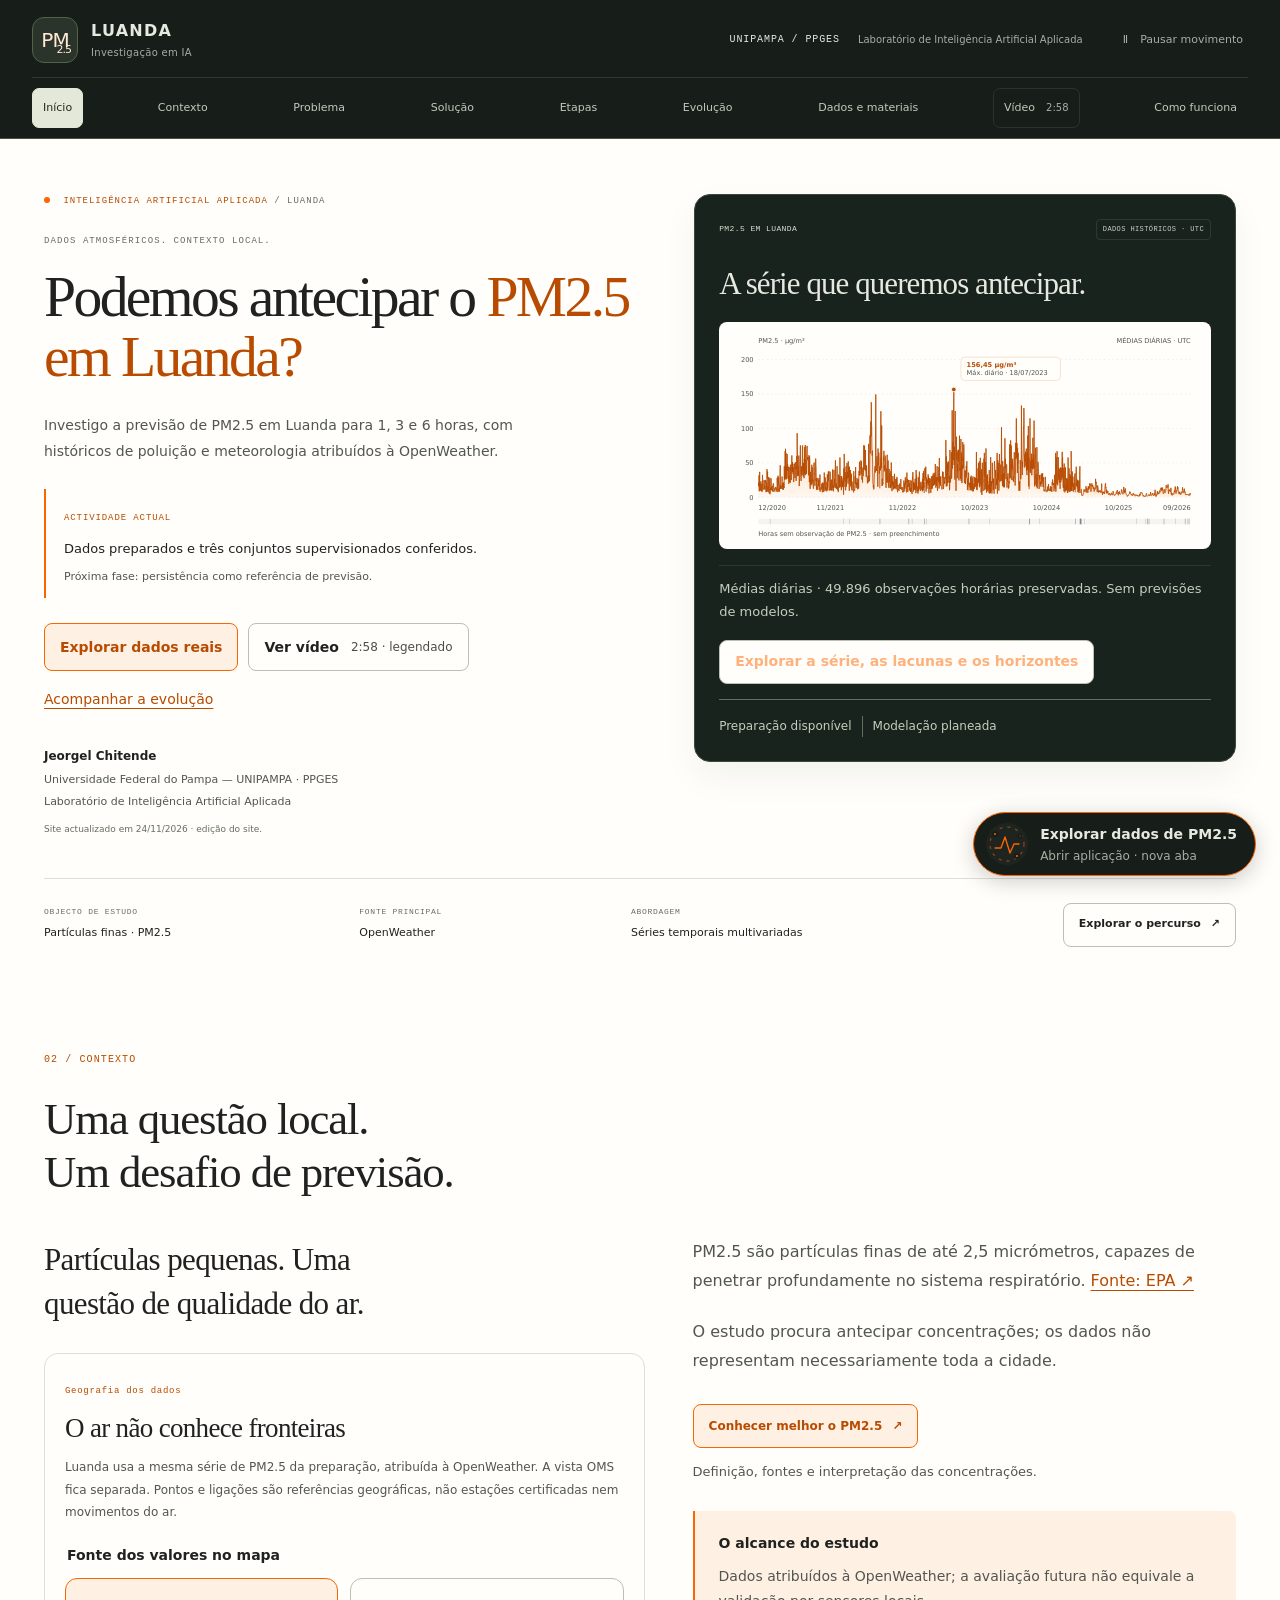
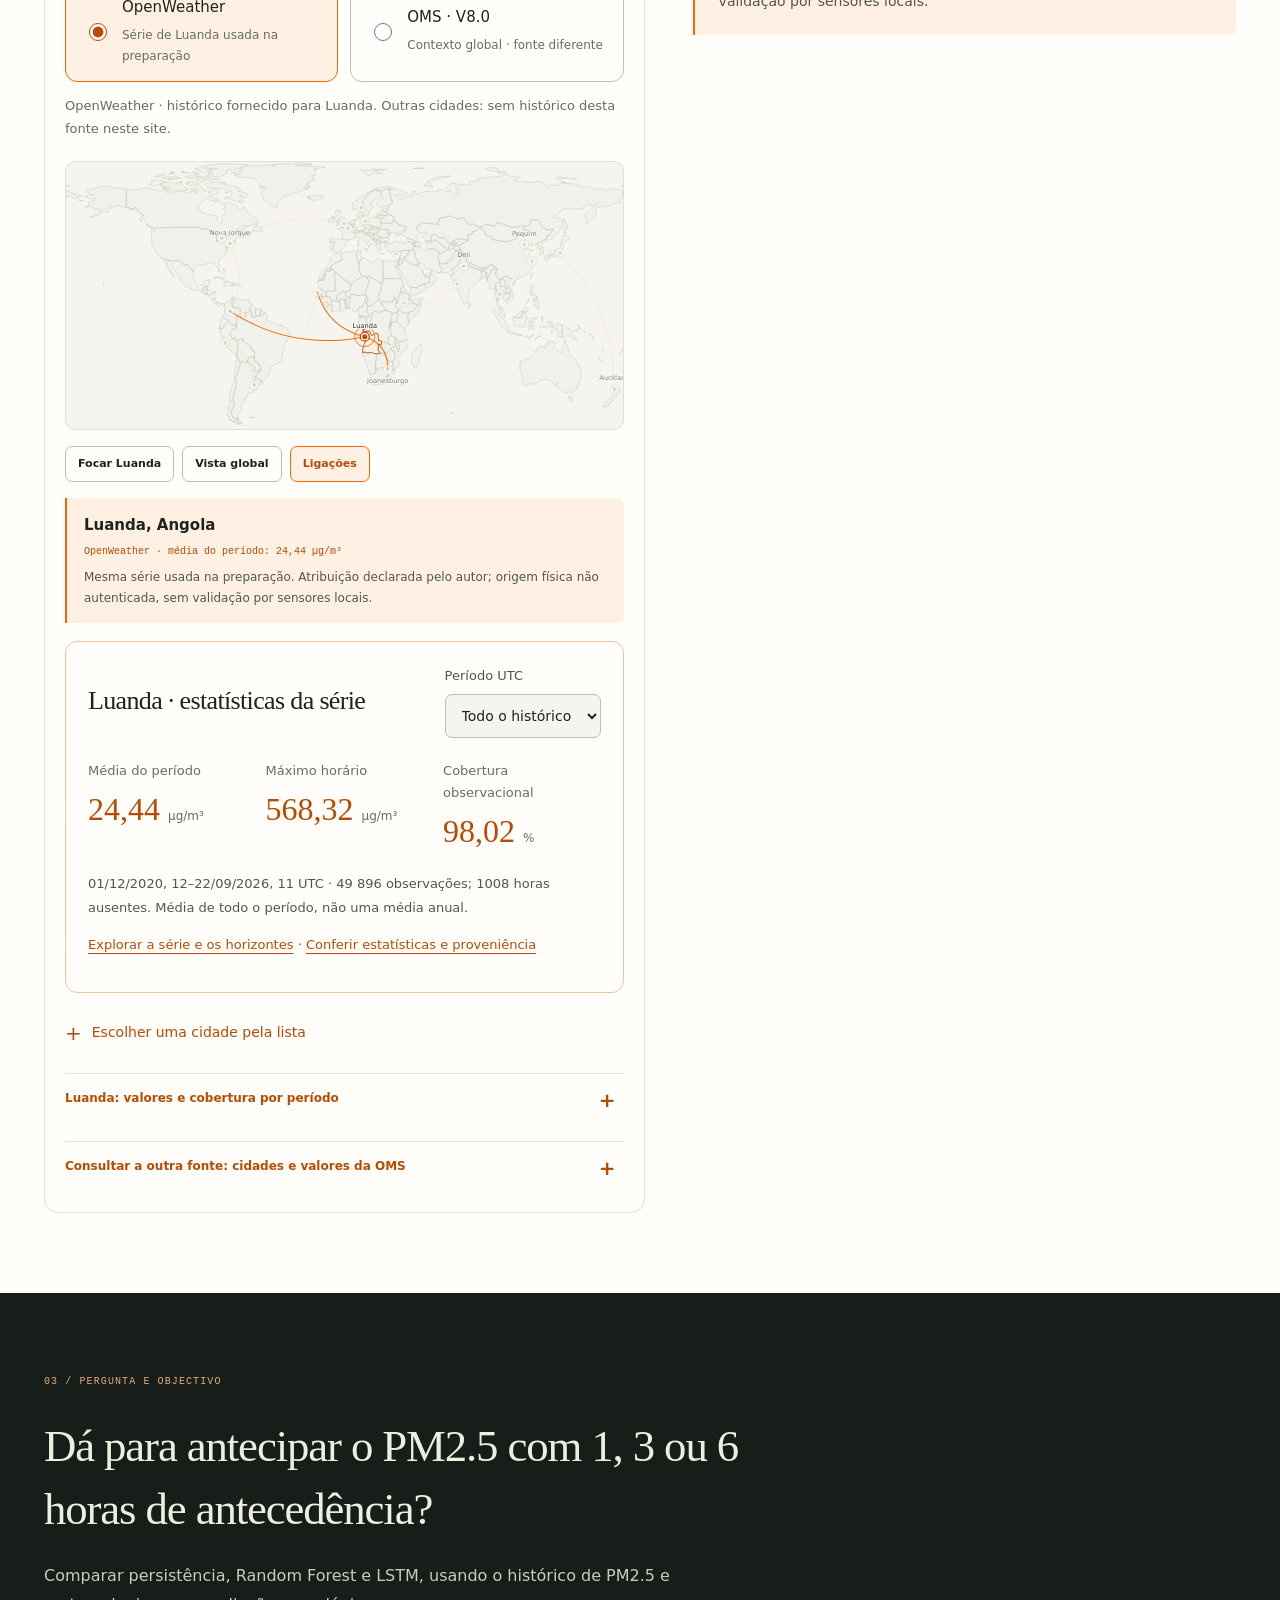
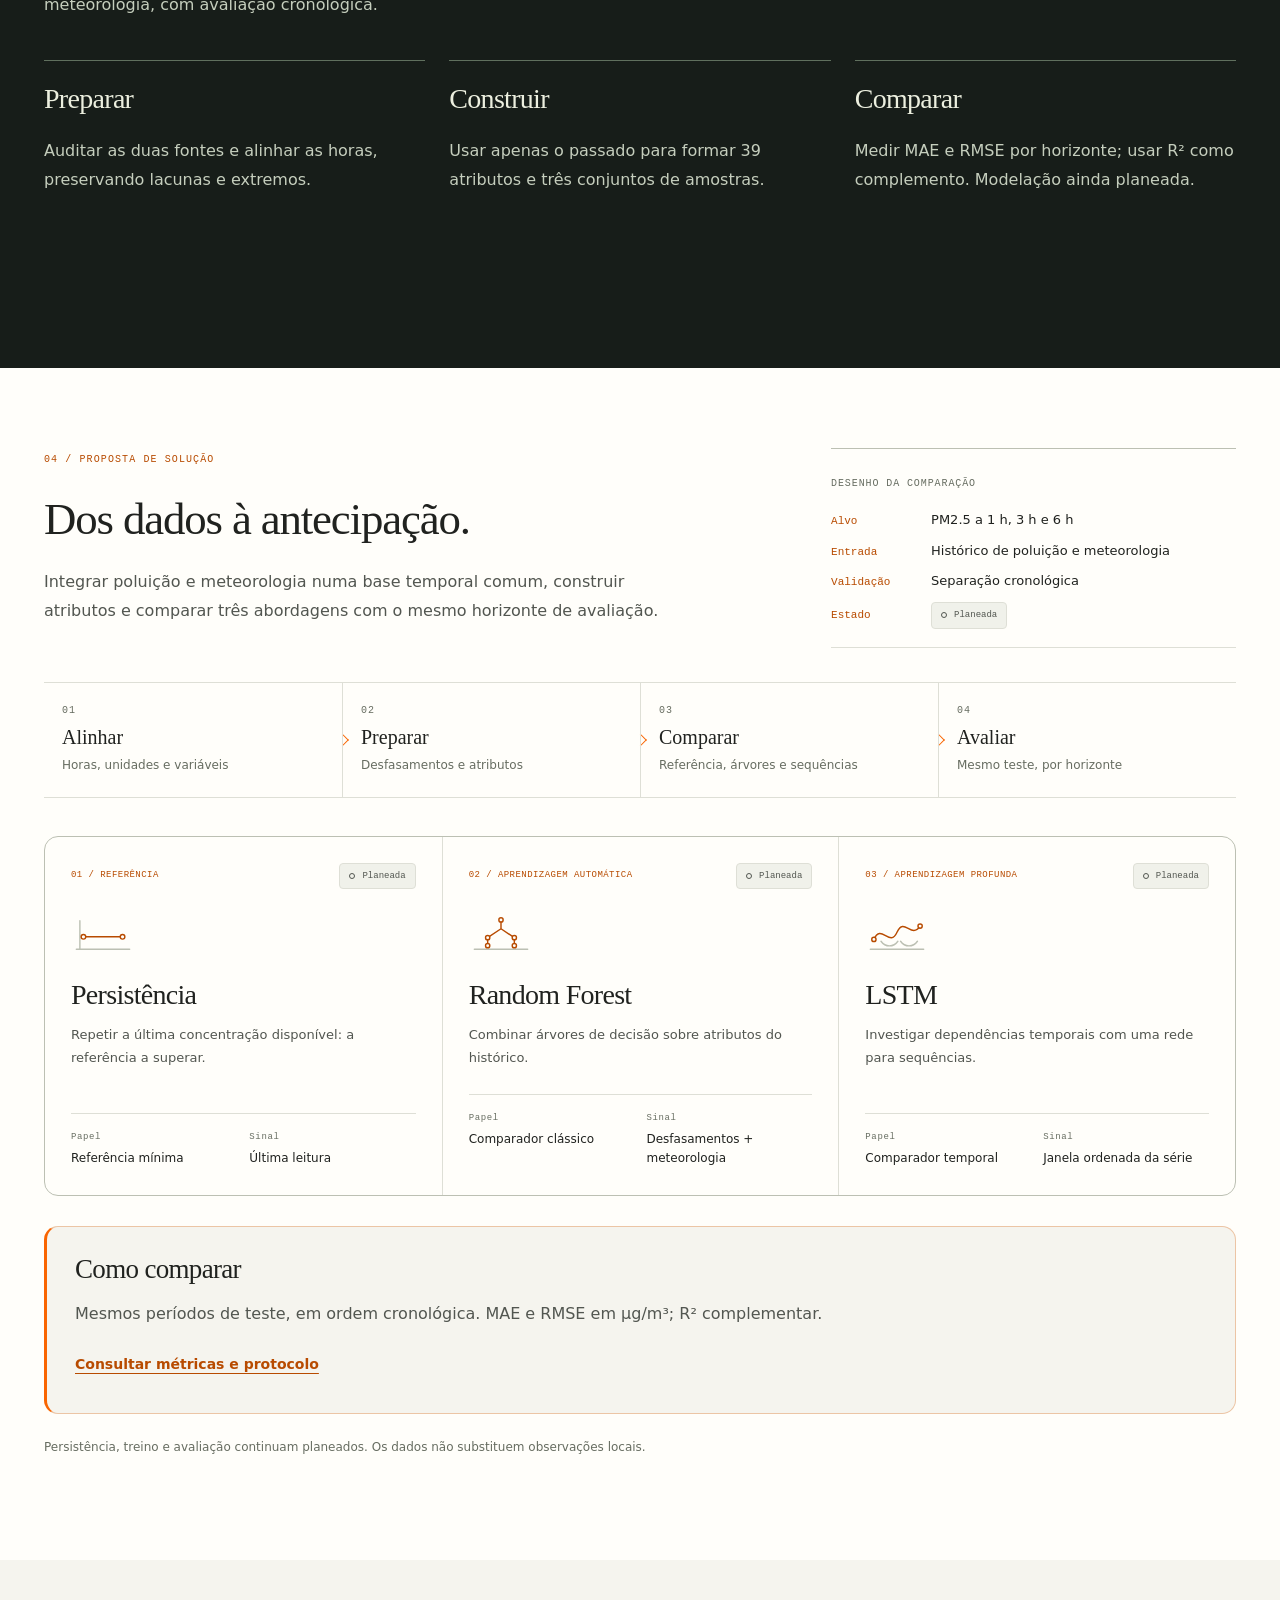
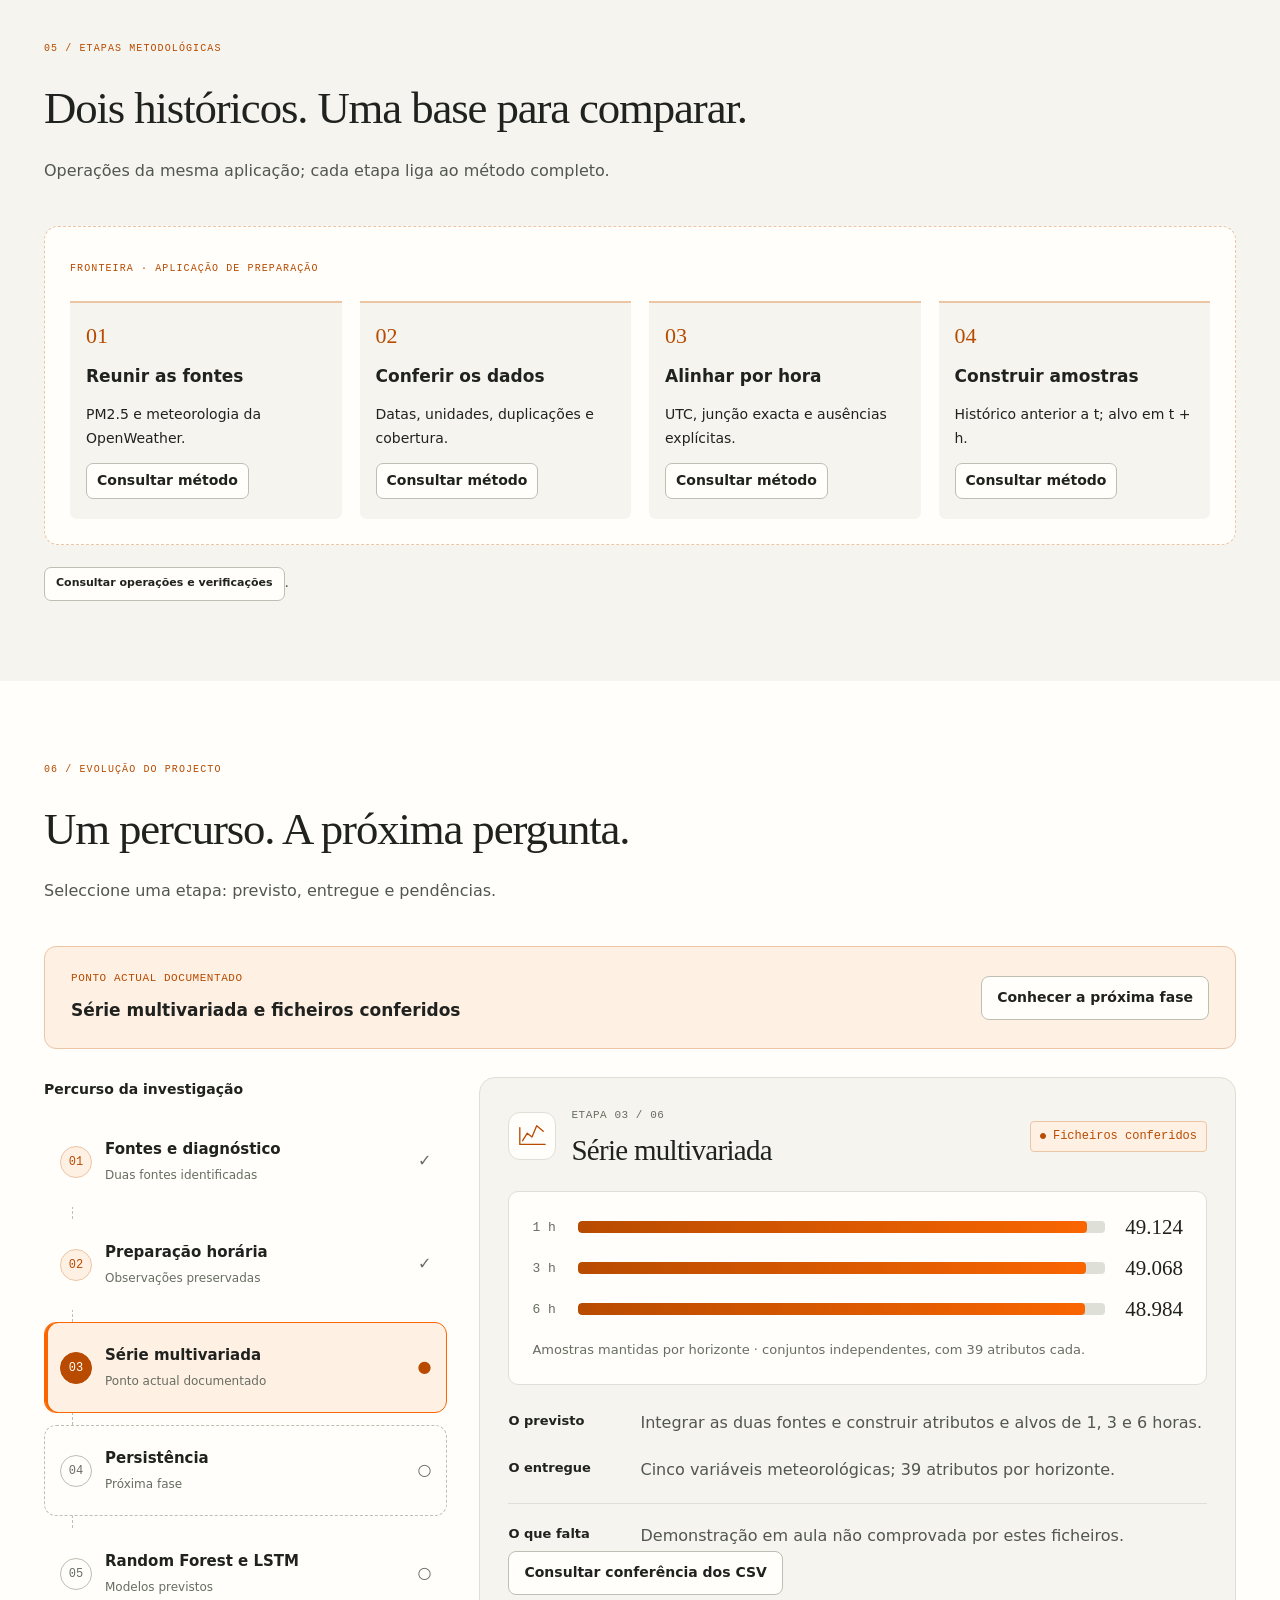
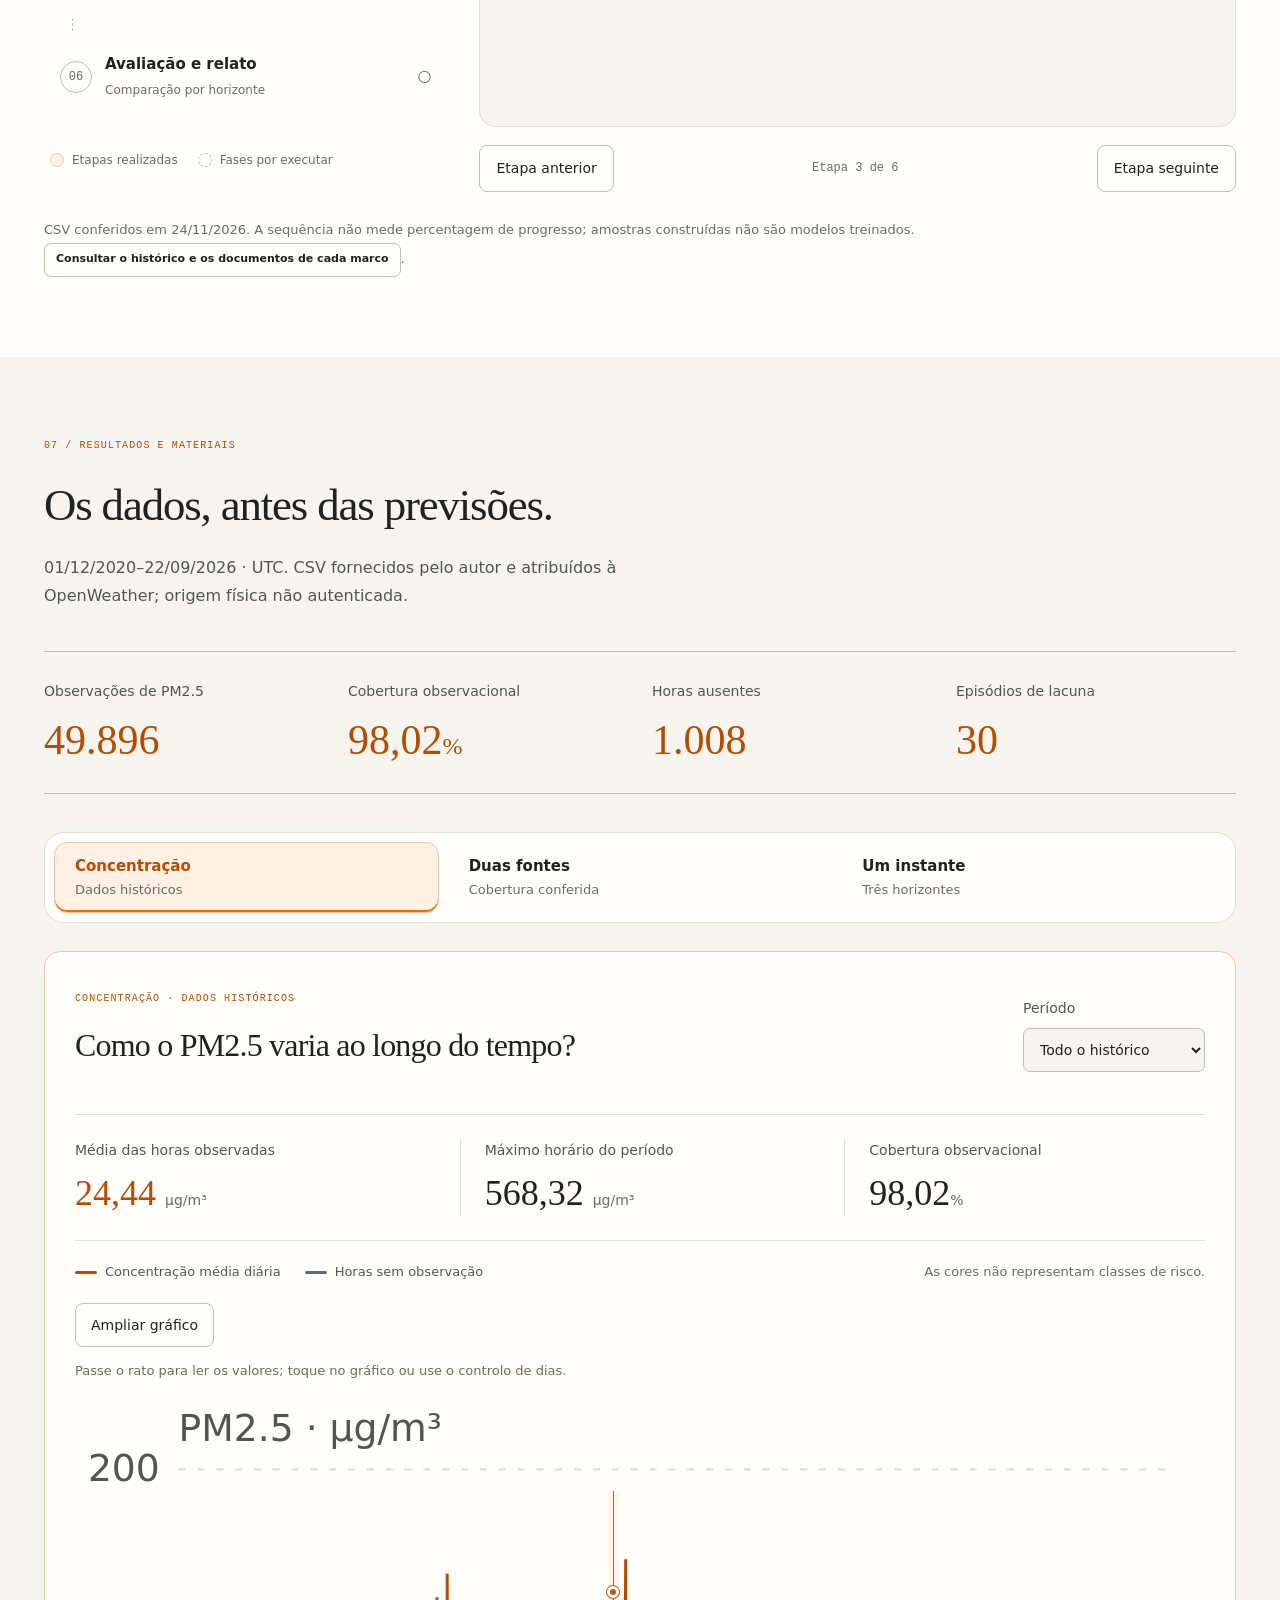
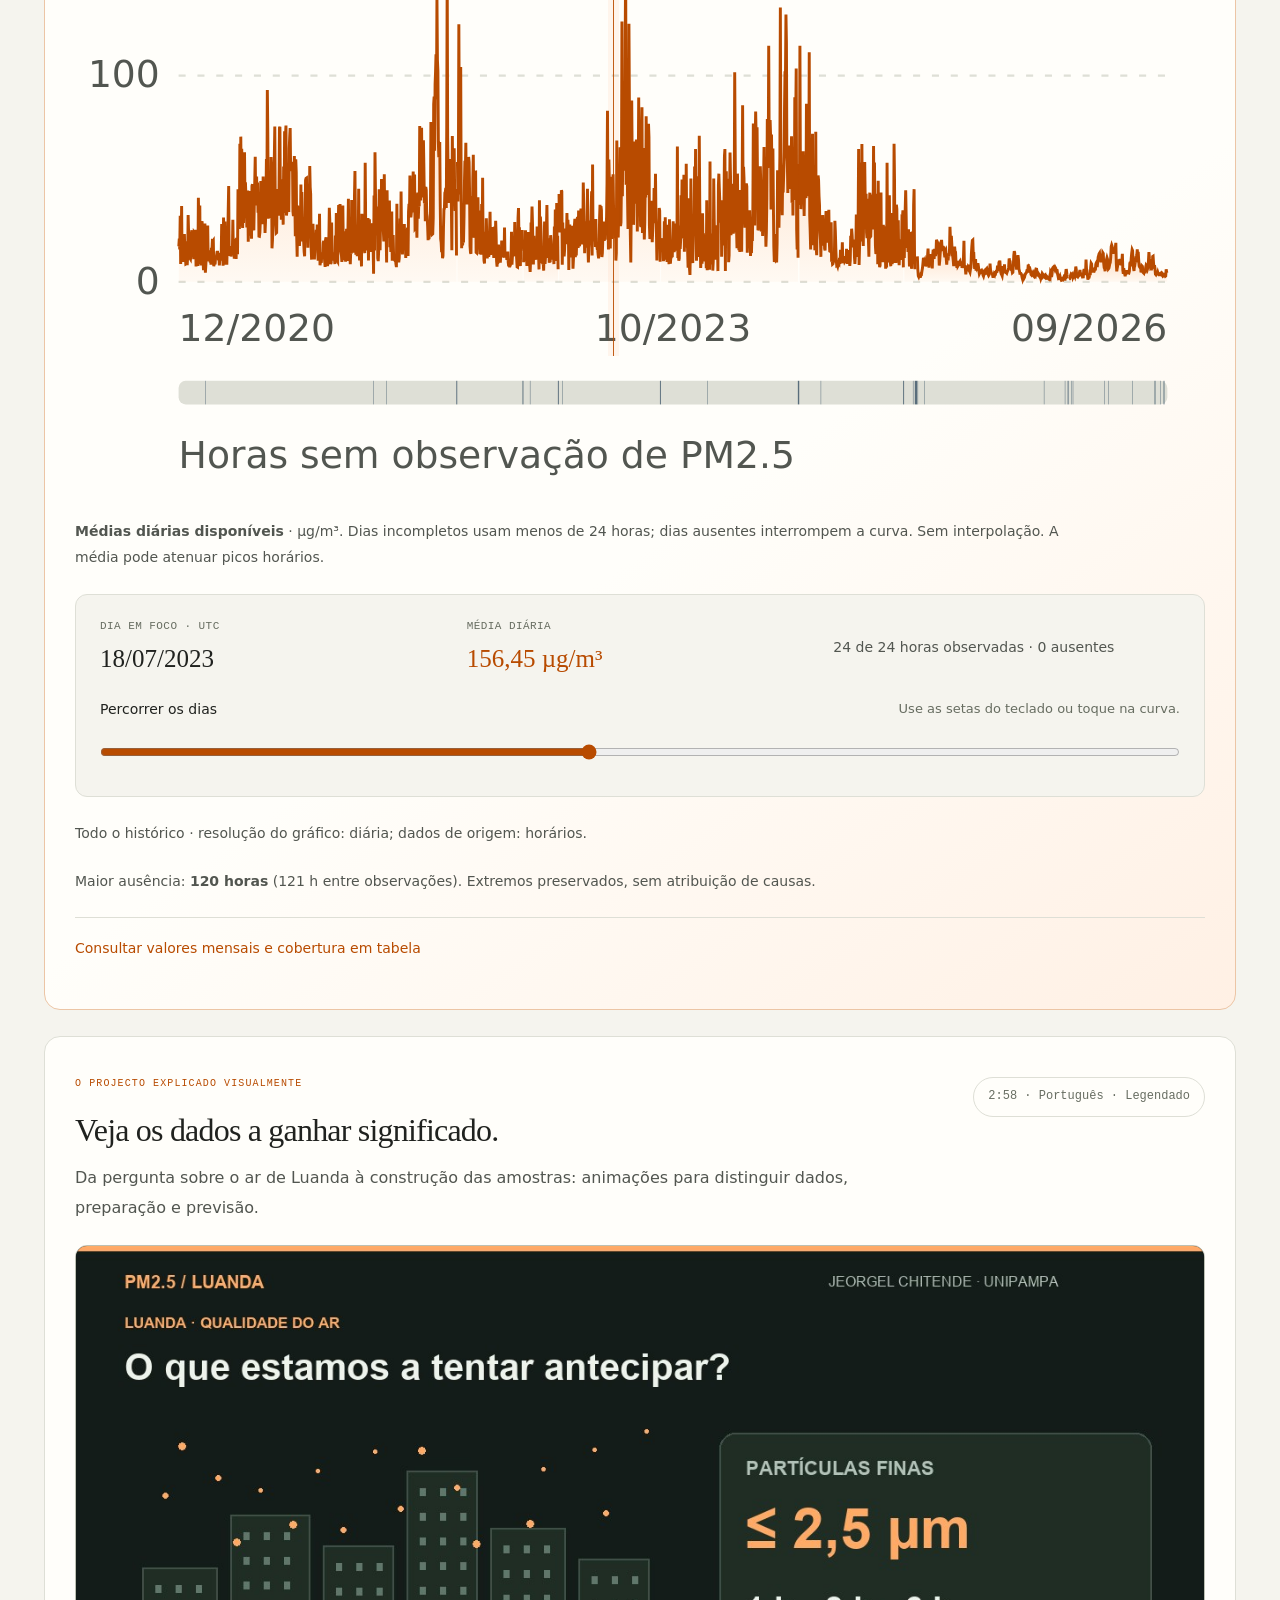
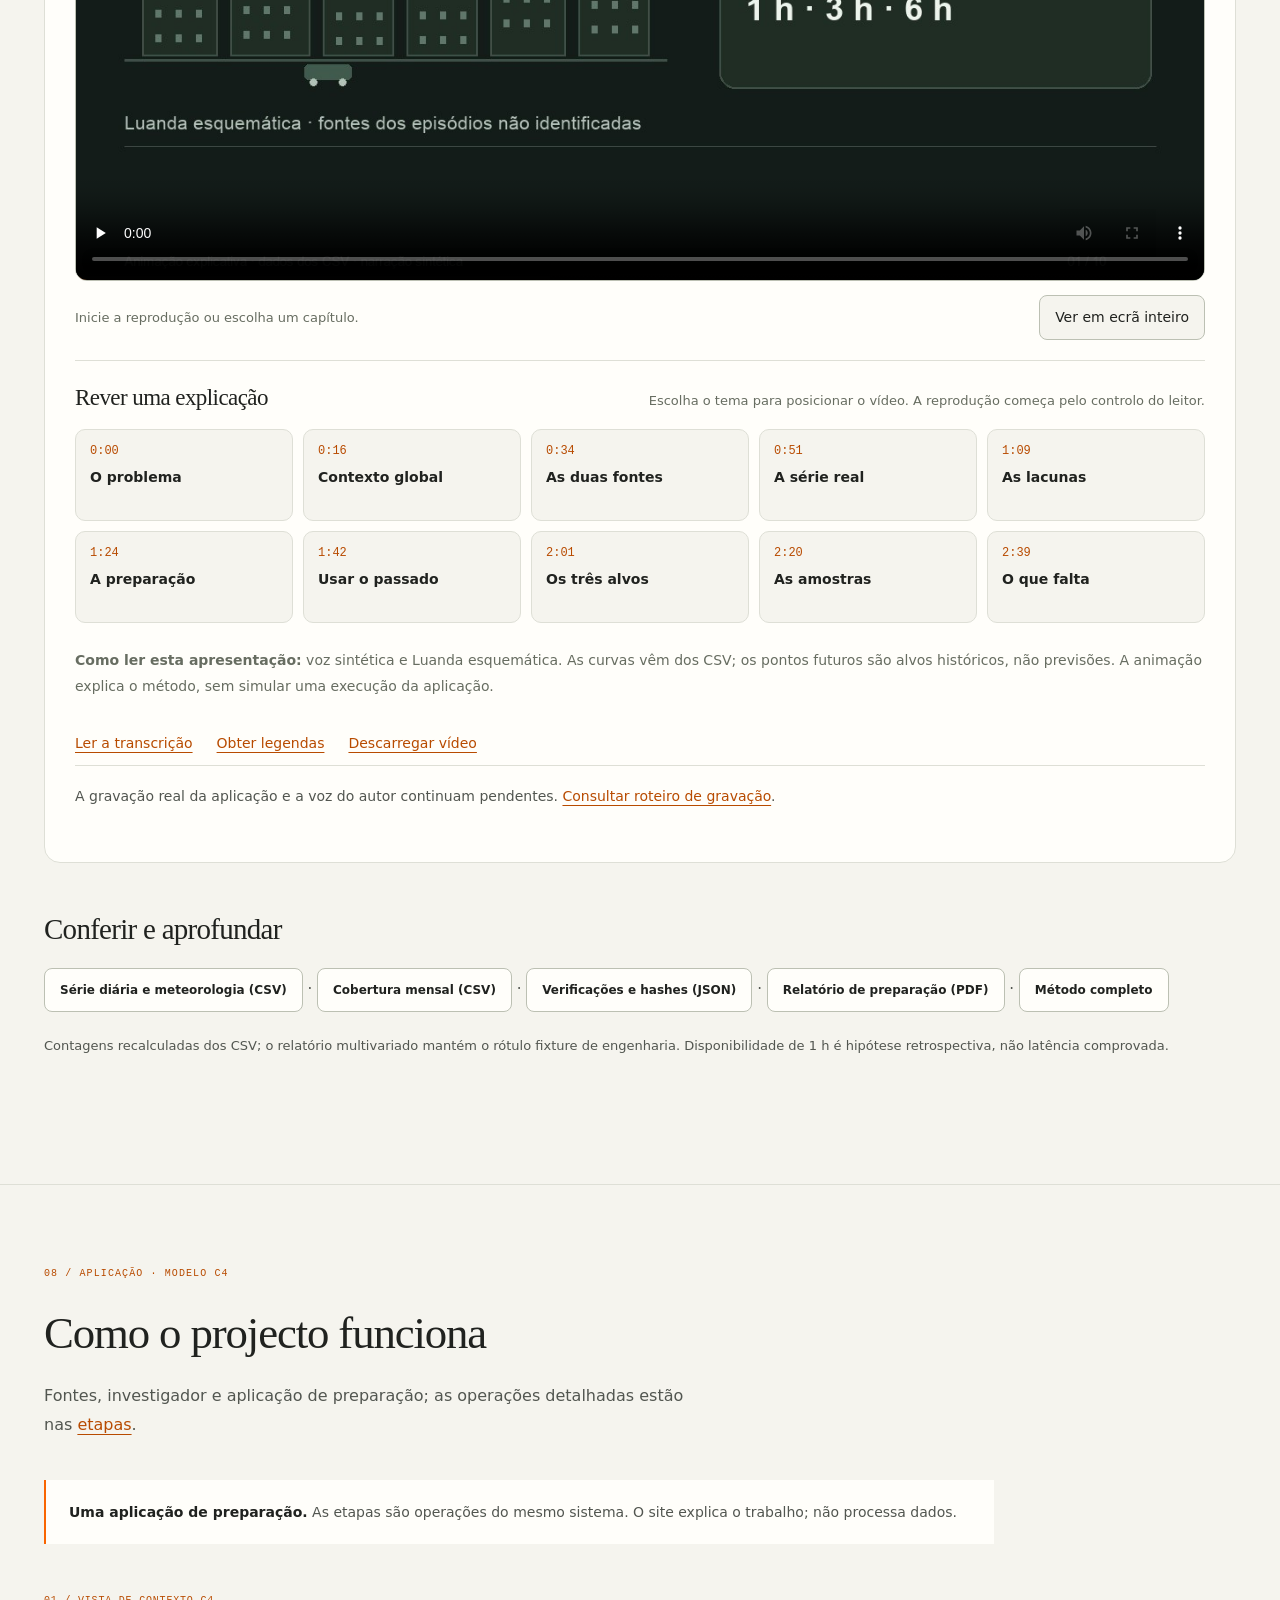
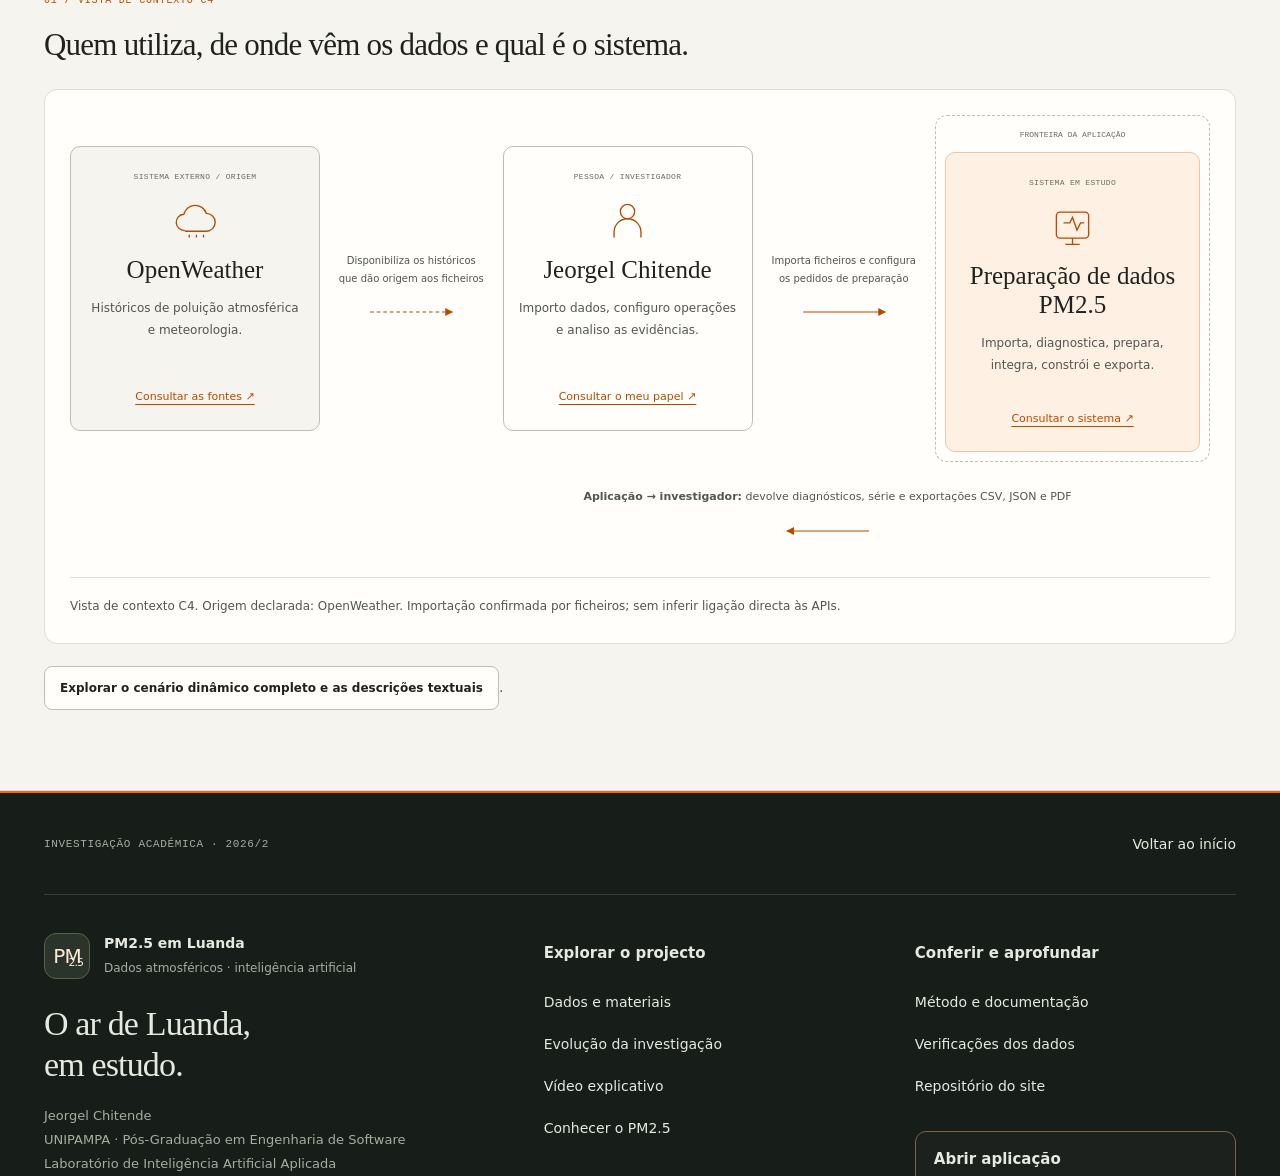
<file: index.html>
<!doctype html>
<html lang="pt">
<head>
<meta charset="utf-8"><meta name="viewport" content="width=device-width, initial-scale=1">
<title>PM2.5 em Luanda · Jeorgel Chitende | UNIPAMPA</title>
<meta name="description" content="Projecto académico de previsão de PM2.5 em Luanda com inteligência artificial. Contexto, metodologia e evolução do trabalho de Jeorgel Chitende na UNIPAMPA.">
<meta name="color-scheme" content="light dark"><meta name="theme-color" content="#fafafa"><meta name="theme-color" content="#101010" media="(prefers-color-scheme: dark)"><meta property="og:type" content="website"><meta property="og:locale" content="pt_PT"><meta property="og:title" content="PM2.5 em Luanda · Prever para compreender"><meta property="og:description" content="Um projecto académico sobre previsão de curto prazo da qualidade do ar em Luanda, Angola."><meta property="og:url" content="https://liaa-jeorgel.github.io/"><meta property="og:image" content="https://liaa-jeorgel.github.io/assets/social.png"><meta property="og:image:alt" content="Projecto PM2.5 em Luanda — UNIPAMPA">
<link rel="icon" type="image/svg+xml" href="assets/favicon.svg"><link rel="stylesheet" href="assets/style.css"><script src="assets/motion.js" defer></script>
<script src="assets/main.js" defer></script><script src="assets/data-explorer.js" defer></script><script src="assets/evolution-explorer.js" defer></script><script src="assets/video-guide.js" defer></script><script src="assets/interaction-feedback.js" defer></script><script src="assets/reading-progress.js" defer></script><script src="assets/world-map.js" defer></script>
</head>
<body>
<div class="section-overlay" aria-hidden="true" hidden></div>
<div class="reading-progress" role="progressbar" aria-label="Progresso de leitura da página" aria-valuemin="0" aria-valuemax="100" aria-valuenow="0" hidden><span class="reading-progress-fill"></span></div>
<a class="skip" href="#principal">Saltar para o conteúdo</a>
<header class="header"><div class="container header-inner"><a class="brand" href="#inicio"><span class="brand-icon" aria-hidden="true">PM<sub>2.5</sub></span><span>LUANDA<span class="brand-light">Investigação em IA</span></span></a><button class="menu-toggle" aria-expanded="false" aria-controls="menu" hidden>Explorar <span aria-hidden="true">☰</span></button><div class="sidebar-identity"><span>UNIPAMPA / PPGES</span><span>Laboratório de Inteligência Artificial Aplicada</span></div><nav id="menu" aria-label="Secções do projecto"><a href="#inicio"><span class="nav-number" aria-hidden="true">01</span><span>Início</span><span class="nav-arrow" aria-hidden="true">↗</span></a><a href="#contexto"><span class="nav-number" aria-hidden="true">02</span><span>Contexto</span><span class="nav-arrow" aria-hidden="true">↗</span></a><a href="#objectivos"><span class="nav-number" aria-hidden="true">03</span><span>Problema</span><span class="nav-arrow" aria-hidden="true">↗</span></a><a href="#proposta"><span class="nav-number" aria-hidden="true">04</span><span>Solução</span><span class="nav-arrow" aria-hidden="true">↗</span></a><a href="#metodologia"><span class="nav-number" aria-hidden="true">05</span><span>Etapas</span><span class="nav-arrow" aria-hidden="true">↗</span></a><a href="#evolucao"><span class="nav-number" aria-hidden="true">06</span><span>Evolução</span><span class="nav-arrow" aria-hidden="true">↗</span></a><a href="#materiais"><span class="nav-number" aria-hidden="true">07</span><span>Dados e materiais</span><span class="nav-arrow" aria-hidden="true">↗</span></a><a href="#video" class="nav-video"><span>Vídeo</span><span class="nav-video-duration">2:58</span></a><a href="#como-funciona"><span class="nav-number" aria-hidden="true">08</span><span>Como funciona</span><span class="nav-arrow" aria-hidden="true">↗</span></a></nav><div class="sidebar-bottom"><button class="motion-toggle" type="button" aria-pressed="false" hidden><span aria-hidden="true">Ⅱ</span> Pausar movimento</button></div></div></header>
<main id="principal" tabindex="-1">
<section id="inicio" tabindex="-1" class="hero"><div class="container hero-grid"><div><p class="eyebrow"><span class="dot"></span> INTELIGÊNCIA ARTIFICIAL APLICADA <span class="hero-code">/ LUANDA</span></p><p class="research-kicker">DADOS ATMOSFÉRICOS. CONTEXTO LOCAL.</p><h1>Podemos antecipar o <span>PM2.5 em Luanda?</span></h1><p class="hero-copy">Investigo a previsão de PM2.5 em Luanda para 1, 3 e 6 horas, com históricos de poluição e meteorologia atribuídos à OpenWeather.</p><aside class="current-stage" aria-label="Estado do projecto"><strong>Actividade actual</strong><p>Dados preparados e três conjuntos supervisionados conferidos.</p><span>Próxima fase: persistência como referência de previsão.</span></aside><div class="actions hero-primary-actions"><a class="button primary" href="#materiais">Explorar dados reais</a><a class="button secondary" href="#video">Ver vídeo <span class="video-duration">2:58 · legendado</span></a></div><a class="hero-evolution-link" href="#evolucao">Acompanhar a evolução</a><p class="byline"><strong>Jeorgel Chitende</strong><span>Universidade Federal do Pampa — UNIPAMPA · PPGES</span><span>Laboratório de Inteligência Artificial Aplicada</span><span class="site-update">Site actualizado em <time datetime="2026-11-17">24/11/2026</time> · edição do site.</span></p></div>
<figure class="hero-figure evidence-hero"><div class="figure-top"><span>PM2.5 EM LUANDA</span><span class="figure-tag">DADOS HISTÓRICOS · UTC</span></div><div class="diagram-title"><strong>A série que queremos antecipar.</strong></div><img src="assets/data/pm25-todos.svg" width="1000" height="380" alt="Histórico real fornecido: médias diárias de PM2.5 entre dezembro de 2020 e setembro de 2026, com faixa de ausências."><figcaption>Médias diárias · 49.896 observações horárias preservadas. Sem previsões de modelos.</figcaption><a href="#materiais" class="action-link">Explorar a série, as lacunas e os horizontes</a><div class="hero-data-state"><span>Preparação disponível</span><span>Modelação planeada</span></div></figure></div><div class="container hero-foot"><div><span>OBJECTO DE ESTUDO</span><strong>Partículas finas · PM2.5</strong></div><div><span>FONTE PRINCIPAL</span><strong>OpenWeather</strong></div><div><span>ABORDAGEM</span><strong>Séries temporais multivariadas</strong></div><a href="#metodologia" class="action-link">Explorar o percurso <span aria-hidden="true">↗</span></a></div></section>
<section id="contexto" tabindex="-1" class="section container"><div class="section-heading"><p class="eyebrow">02 / CONTEXTO</p><h2>Uma questão local.<br>Um desafio de previsão.</h2></div><div class="context-grid"><div class="context-left"><p class="lead">Partículas pequenas. Uma questão de qualidade do ar.</p><figure class="pm-map" id="pm-map" data-source="openweather" aria-labelledby="pm-map-title">
<figcaption class="pm-map-head"><span class="section-label">Geografia dos dados</span><h3 id="pm-map-title">O ar não conhece fronteiras</h3><p>Luanda usa a mesma série de PM2.5 da preparação, atribuída à OpenWeather. A vista OMS fica separada. Pontos e ligações são referências geográficas, não estações certificadas nem movimentos do ar.</p></figcaption>
<fieldset class="pm-map-source-controls" hidden><legend>Fonte dos valores no mapa</legend><label><input type="radio" name="pm-map-source" value="openweather" checked><span>OpenWeather<small>Série de Luanda usada na preparação</small></span></label><label><input type="radio" name="pm-map-source" value="who"><span>OMS · V8.0<small>Contexto global · fonte diferente</small></span></label></fieldset><p class="pm-map-source-note" id="pm-map-source-note">OpenWeather · histórico fornecido para Luanda. Outras cidades: sem histórico desta fonte neste site.</p><div class="pm-map-frame"><svg class="pm-map-svg" viewBox="0 0 1000 480" role="img" aria-labelledby="pm-map-svg-title pm-map-svg-desc"><title id="pm-map-svg-title">Referências geográficas e fontes de PM2.5</title><desc id="pm-map-svg-desc">Angola realçada e Luanda em destaque. Na vista OpenWeather, só Luanda tem um histórico disponível neste site; os outros pontos são referências sem valores dessa fonte. A vista OMS tem valores de anos diferentes, sem comparação directa. Há listas e tabelas equivalentes abaixo.</desc><g class="pm-map-zoom"><path class="pm-map-land" d="M1000,338.3 996.5,341.4 1000,338.3ZM994.8,343.1 996,345.3 992.7,345.3 994.8,343.1ZM594.2,287.2 608.9,299.8 612,318.8 604.1,323 596,322.9 593.7,315.8 585.4,312.1 581.7,304 584.5,287.8 594.2,287.2ZM475.9,190.5 475.9,196.5 466.8,196.3 464.1,211.9 452.6,213 459,211.3 468.4,193.1 475.9,190.5ZM158.8,118.3 146,112.1 137.5,100.4 138.9,94.9 123.7,81.8 118.2,84.8 108.3,80.1 108.4,48.3 120.8,51 144.1,45.7 150.7,49.1 154.4,46.8 154.8,49.4 179.9,51 183.6,52.7 179.7,54.4 184.7,55.1 197.6,56.2 199.5,51.9 205.1,51.4 218.2,55.3 228.7,52.1 233,53.3 233,56.5 238.2,50.5 232,47 235.5,40.8 242,42.9 248.5,52.5 252.2,49.8 255.5,52 257.4,56.8 262.4,47.7 270.5,48.5 274.2,50.2 273.9,57.1 261.8,59 238.2,78.1 237,84.7 241.1,85.2 243.6,91 271.5,97.5 271.9,103.9 278,110.8 281.7,106.3 278.3,99.2 287.4,92.8 281.9,85.2 285.2,81.6 283,73.3 294.9,72.9 306.7,77.5 307.5,84.7 312.1,87.2 320.6,80 328.3,93.5 345.1,103.9 345.3,107.7 333.2,114.1 315.6,114.2 302.5,125.7 319.3,117.5 320.9,127.6 329.1,128.8 331.9,125 333.9,128.7 330.4,130.9 316.3,136.5 321,130.8 313.5,131.4 311.7,124.8 307.7,123.6 301.4,131.8 292,131.8 271,143.1 270.7,130.7 254.5,120.7 245.4,121.2 236.6,117 158.8,118.3ZM266.7,72.8 272.6,71.3 266.7,72.8ZM278.4,37.8 275.5,34.8 288.2,37.8 278.4,37.8ZM276.9,74.1 279.8,73.8 276.9,74.1ZM240,30.5 231.1,30.7 236.5,28.2 240,30.5ZM239.3,21.9 232.1,20.8 239.3,21.9ZM231.2,17.7 234.6,18.9 229.7,20.8 226,17.3 231.2,17.7ZM255.1,32.5 230.2,24.5 278.2,30.7 255.1,32.5ZM190.9,19.8 194.8,20.3 184.6,21.2 190.9,19.8ZM191.8,17.6 195.4,18.2 187.4,18.9 191.8,17.6ZM345.6,110.5 342.2,115.6 351.5,117.5 352.6,126.2 349.3,122.5 346.1,125.5 335.4,123 340.7,112.5 345.6,110.5ZM267,63.9 277.5,68.5 257.7,69.2 261.4,61.7 267,63.9ZM281.2,39.4 308.9,45.5 314,50.1 308.9,51.7 328.2,57.9 327.3,60.3 322.4,64.2 311.1,60 320.4,69.7 319.4,72.1 308.9,68.5 316.2,74.6 292.1,65.3 284.1,66.8 283.6,63.2 294.6,62.7 298.2,56.5 296.4,53.8 280.7,46.8 253.7,45.9 249.4,39.8 261.6,34.5 261.7,38.8 271.3,34.6 275.7,40.4 281.2,39.4ZM237.5,33.3 248.6,34.3 235,40.4 233.3,35.7 237.5,33.3ZM158.7,26.6 177.2,21.5 174.7,25.3 158.7,26.6ZM131.4,101.3 134,101 135.6,107.6 131.4,101.3ZM207,15.9 223.1,20.6 207.8,19 210.5,18 207,15.9ZM156.9,120 143.4,112.3 156.9,120ZM162.4,32.3 179.1,35.6 158.1,44.3 150.2,41 155.7,34.9 153,32.8 162.4,32.3ZM200.5,27.6 206.4,28.8 188.3,32.4 183.7,31.4 189.5,29.9 173,29.7 179.4,25.4 197,28.8 193.1,25.6 195.6,24.4 200.5,27.6ZM204.1,36.9 219.2,48.7 214.6,49 215.5,51.5 185.2,52.3 174.1,47.5 187.7,46.1 172.5,45.5 177.5,42.9 168.3,42.1 180,36.1 194.7,37.3 199.5,41.7 198.9,36.9 204.1,36.9ZM221,38.2 217.9,36 229.5,34.6 227.6,37.2 231.8,38.7 231.3,41.7 224.1,42.7 215.3,38.8 221,38.2ZM203.9,35.2 209.7,35.8 207.3,38 203.9,35.2ZM226.4,24.6 227.3,30.4 215.3,28.5 215.1,25.9 226.4,24.6ZM233.3,11.5 243.3,9.3 261.6,15.8 242,19.1 239,17.7 241.3,15.6 231.4,13 233.3,11.5ZM245.6,7.1 279.7,2.9 328.2,4.6 302.3,14.2 286.4,15.8 290.6,18.5 276.2,26.4 251.4,25.4 256.2,23.1 254.8,20.6 264,21.8 255.7,19 263.6,15.7 258.5,12.7 272.6,12 256.7,11.8 245.6,7.1ZM291.1,56 285.5,55.5 289.2,53.1 291.1,56ZM232.6,49 232.6,51.5 222.8,49.4 227.2,46.8 232.6,49ZM320.8,115.4 328.3,118 320.8,115.4ZM322.2,124.9 327.7,127 325.3,128.6 322.2,124.9ZM158.8,118.3 236.6,117 245.4,121.2 254.5,120.7 270.7,130.7 270.3,143.1 292,131.8 301.4,131.8 307.7,123.6 311.7,124.8 314,132.5 305.2,136.3 303.3,140.8 305.7,143.2 295.2,145.6 300.2,145.6 294.6,146.2 291.9,152.3 290.2,150.4 289.1,158.1 287.9,151.6 286.1,154.7 289.6,163.8 274.1,177.7 276.7,198.7 267.5,182.7 260,181.2 251.1,182 251.6,185.4 237,184.3 230.2,189.9 229.1,196.6 219.6,184.6 211.3,185 204.1,176.6 191.6,178 174.6,174 164.9,167 154.4,147.7 153.6,121.1 159.5,124.7 158.8,118.3ZM68.3,216.1 67.5,220 68.3,216.1ZM37.6,79.8 40.1,81.4 34.8,80.4 37.6,79.8ZM74.4,88 77.4,89.3 70.8,91.3 74.4,88ZM108.4,48.3 108.3,80.1 118.2,84.8 123.7,81.8 138.9,94.9 137.4,98.7 127.6,87.5 111.5,82.7 91.3,78.1 78.6,84 81.6,76.8 59.9,94.7 42.3,100 61.9,89.3 63.8,84.8 50.1,85.6 48.6,81.2 40.7,79.4 39.6,74.1 53.4,68.4 53.4,64.9 41.8,66.1 33,62 43.1,58.9 50.9,60.5 36.8,52.9 38.3,51.1 65.1,42.7 108.4,48.3ZM23,68.3 31.4,70 23,68.3ZM742.7,117.6 736.6,125.1 731.1,124 729.1,130 722.1,132.1 722.9,140.8 706.1,137.6 697.7,139.6 690.6,146.5 685.3,144.8 680.3,136.1 672.3,136.9 662.5,129.8 655.4,131.8 655.5,144.3 650.2,140.9 645.8,142.7 639.7,133.1 647.3,131 647.3,125.6 636.4,127.1 629.1,120.4 632.1,113.4 634.9,115.4 641,109.2 670.4,112.2 666.6,108.3 671.4,104.9 670.7,101.4 691.9,96.7 704,103.1 713.6,99.8 722.3,112 731.6,111.3 742.7,117.6ZM655.5,144.3 655.4,131.8 662.5,129.8 672.3,136.9 680.3,136.1 689.6,146.5 697.1,141.1 695.6,143.6 702.9,145.8 699.4,148.2 692.6,146.3 688.1,150.2 688.4,158.4 662.9,139.4 655.5,144.3ZM891.7,292.7 910.1,304.5 908.9,308.9 918.6,319.7 910.9,318.2 902.1,309.7 896.2,315.5 891.8,314.8 891.7,292.7ZM924,296.3 924.5,300.1 918.5,293.2 924,296.3ZM920.3,303.7 912,303.4 918.9,302.4 922.6,298 920.3,303.7ZM929.9,302 933,307 929.9,302ZM891.7,292.7 891.8,314.8 882.3,312.4 885.2,308.7 883.1,302.2 871.3,295.9 869.4,297.8 866.6,293.5 871.4,291.4 862.6,287.1 872.2,286.6 876.3,295.3 881.8,289.7 891.7,292.7ZM847.1,314 843.3,319 847.1,314ZM872.8,307.3 873.6,302.3 872.8,307.3ZM827.5,270 825.9,273 830.5,280.9 827.3,281.3 822.6,297.5 806.2,293.9 802.6,282.5 804.6,277.2 807,281.3 816.1,279.8 821.8,269.4 827.5,270ZM859.4,293.4 863.4,297 855.3,295.4 859.4,293.4ZM852.4,296.8 850,294.7 852.4,296.8ZM855.4,276.6 855.8,287 855.4,276.6ZM841.5,281 847.9,279.1 833.4,285.7 835.9,288.7 842.6,286 837.5,290.4 842.1,302 837.5,299.4 836,292.8 832.8,303.1 829.9,293.4 832.8,283.4 835.8,279.5 841.5,281ZM834.2,318.6 830.5,316.3 834.2,318.6ZM837.1,312.8 841.4,311.3 833.1,313.7 837.1,312.8ZM828.5,312.2 830.9,313.4 824.3,314.5 828.5,312.2ZM801.4,305.7 821.4,312.2 792.7,307.1 794.6,303.9 801.4,305.7ZM789.9,287.6 794.7,294.3 793.9,303.7 785,298.2 764.7,265.4 770.8,266.2 789.9,287.6ZM309.3,461.9 318.1,470.5 309.4,469.4 309.3,461.9ZM339.9,386.1 337.5,400.3 342.3,408.7 335.5,414.8 326.8,415.2 325.7,422.6 319.1,422.8 323.7,427.8 313.1,437.9 312.3,440.5 317.7,443.6 307.9,455.4 310.7,460.9 300.2,459.7 296.1,450.7 302.2,435.3 299.6,426.8 306.1,399.5 304.1,390 310.3,374.9 310,366.8 315.9,357.7 321.2,361 325.4,358.4 339.5,369 337.2,375.6 345.3,376.5 349.6,370.3 351,375 339.9,386.1ZM309.3,461.9 309.4,469.4 314,469.5 310.7,471.9 292.6,462.5 302.5,466.7 309.3,461.9ZM306.7,343.4 313.9,361.6 304.1,390 306.1,399.5 299.6,426.8 302.2,435.3 296.1,450.7 300.2,459.7 309.5,460.7 301.6,466 291.8,460.6 290,448.5 294.1,442.6 289.9,441.6 298,427.2 293.5,430.1 295.6,409.5 301.6,393.5 306.7,343.4ZM581.5,299.2 585.4,312.1 579.8,312.8 578.8,323.8 582.5,328.8 575.5,323.2 561.5,321.4 560.4,308.6 548.5,311.2 545.4,303.8 533.8,303.5 544.5,295.9 554.1,266.9 562.2,270.3 571.3,266.2 582.5,268.4 586.6,276.5 583,281.9 581.5,299.2ZM615.5,289.6 613.8,274.5 617,269.6 624.9,267 635.9,252 636,245.4 642,243.3 635,265.9 615.5,289.6ZM608.9,299.8 594.2,287.2 597.3,277.5 594.5,269.6 598.1,265.3 605.9,271.8 616.3,270.7 613.8,274.5 615.5,289.6 608.9,299.8ZM568.2,256.1 560.9,241.4 564,230.9 566.4,231.2 566.2,216.3 569.4,216.3 569.4,209.6 602.4,209.6 606.7,223.1 602.4,226.6 594.4,254.6 591,242.5 587.1,250.8 574.3,251.9 569.6,249.2 568.2,256.1ZM566.2,217.8 566.4,231.2 564,230.9 560.9,241.4 563.5,246.3 549.9,257.3 542.4,258.9 538.8,251.7 543,250.2 537.6,235.4 544.2,215 541.3,206.7 544.1,204.8 566.2,217.8ZM300.8,217.3 300.8,222.9 293.2,221.9 299.1,220.8 296.7,216.6 300.8,217.3ZM300.8,222.9 301.1,216.7 310.2,221 300.8,222.9ZM996.5,43.6 1000,42.2 996.5,43.6ZM636.4,127.1 629.7,133.2 635,142.6 632.8,144.8 601.9,131 608.7,124.9 606.3,123.2 610.4,122 611.3,116.3 598.2,113 593.8,107 588.3,107.8 587,104.5 590.8,103.6 585.8,96.2 578.3,94.1 575.8,89.7 580.9,81 578,79.4 587.5,71.4 583.4,69.1 583.9,61.5 580.7,57.7 583.3,55.1 579.4,50.5 589.3,47.6 614.1,55.9 606.6,60.8 592.2,58.7 596.7,61.2 597.1,66.2 602.8,68.1 603.3,63.7 610,65.8 616.9,59.2 622.1,60.6 620.7,52.2 628.5,53.2 628.7,58.6 649.2,51.2 648.6,53.4 666.5,53.1 669.7,50.9 668.2,47.8 690.3,53.8 692.2,52 685.9,49.2 685.3,43.8 694.3,37 702.2,39.8 699.6,42.6 704.6,52.7 698,59.8 701.2,60.3 708.5,54.9 704.4,48.6 706.7,45.2 703.1,42.4 707.4,37.8 712.1,43.4 710.8,41 715.5,39.7 726.4,41.4 723.6,35 741.2,34 738.9,32.2 742.1,30 779.9,25.6 789.9,21.3 797.9,25.4 817,27.6 803.9,33.2 842.2,37.3 842.4,34.7 852.7,35.3 864.7,44.7 867.4,41.1 888.5,42.3 886.5,39.2 890.2,37.7 915.3,39.9 924.9,44.5 941.7,44.4 947.1,49.2 966.2,48.7 971,51.7 974.5,50.7 973.5,47 1000,50.8 1000,64.3 992.8,65.5 997.9,73.3 982.4,75.5 973.1,81.5 969.2,79.2 954.3,81.6 950,87.1 953.3,89.2 950.3,98.5 935.5,111.5 933.1,92.1 954.6,77.3 956.9,72.5 944.8,79.3 942.5,75.1 935.3,76.3 928.4,81.9 930.7,84 895,84.4 875.4,98.9 888.6,100.8 892.6,104.5 889.1,120.2 874.6,137.2 863.3,141.2 864,131.9 869.7,131.3 875.1,120.1 863.9,122.4 854.6,115.7 849.9,105.5 843.3,103.2 833.8,105.6 835.4,108.3 827.4,116.6 817.7,114.1 801.3,117.4 774.6,108 770.2,115.9 756.2,112.2 742.7,117.6 731.6,111.3 722.3,112 713.6,99.8 704,103.1 691.9,96.7 670.7,101.4 671.4,104.9 666.6,108.3 670.4,112.2 641,109.2 634.9,115.4 632.1,113.4 629.1,120.4 636.4,127.1ZM760.5,10.1 771.9,11 778.3,14.3 777.6,17.3 763.8,16.8 753.3,12.4 760.5,10.1ZM785.7,16 792.7,17.9 776.2,20.5 785.7,16ZM885.6,26.6 903,28.5 886,31.7 880.5,29.5 885.6,26.6ZM911.7,29.3 918.7,30.1 905.9,29.8 911.7,29.3ZM888.5,35.9 898.9,36.5 888.5,35.9ZM624.6,11.5 643.1,11.2 624.6,11.5ZM563.1,100.3 554.6,100 559.1,97.4 563.1,100.3ZM648.6,34.6 669.9,26.2 691.3,25.2 662.4,32.8 653.9,39.3 659.8,44.9 643.3,42.3 651.2,35.1 648.6,34.6ZM897,102.4 901.8,118.4 897.7,117.3 898.6,128 896.5,125.9 894.7,128.6 893.6,103.8 895,100.6 897,102.4ZM14.1,56.8 15.7,59.7 15.1,57.3 22.6,57.8 28.1,60.9 20.7,62.7 19.6,66.8 3.6,60.5 0,64.3 0,50.8 14.1,56.8ZM3.6,44.3 0,42.2 6.7,43 3.6,44.3ZM592.9,128.5 601.5,130.2 594.1,134 590.2,130.7 592.9,128.5ZM280.6,193.4 283.8,194.1 280.6,193.4ZM283.9,192.5 285.6,196.5 283.9,192.5ZM282.8,198.7 284.6,203.6 282.8,198.7ZM330,459.2 339.6,458.2 330,459.2ZM542.1,14.6 559.8,17 544.2,24.4 529,14.7 542.1,14.6ZM586.4,48.8 579.4,50.5 580.6,48.1 577,46.8 568.7,51.9 559,49.5 550,52.2 534.9,67.4 534.2,80.7 530.6,85 515.7,85.9 513.9,74.5 553.3,47.9 578.2,43.3 586.9,45.8 583.3,46.7 586.4,48.8ZM576.1,13.3 564,15.5 548.2,12.4 576.1,13.3ZM568.7,20.8 557.6,21.4 563.6,18.7 568.7,20.8ZM370.1,4.6 424.7,1.6 442.1,4.3 411.4,6.1 466.1,9.2 444.3,12.9 450.7,13.1 445.3,17.7 448.7,23.7 439.8,24.9 444.9,26.7 445.6,29.6 442.6,29.9 446.2,32.8 434.5,36.1 438.1,39.9 431.1,39.4 439.6,45.1 429,42.5 426.8,46.6 437.9,46.9 389.4,62.7 381.1,72.1 379.5,80.8 375.6,81 365.9,78.2 356.6,68.9 350.1,56.8 358.7,47.6 348.1,48.6 349,44.5 357.2,45.4 344.9,41.7 348,38.6 337.3,28.7 309.7,26.8 301.7,23.6 314.5,22.4 296.4,20.1 317.5,15.6 311,13.1 326,7.5 360,5.3 376.3,7.9 370.1,4.6ZM691.5,448.3 695.2,452 691,452.2 691.5,448.3ZM847.1,314 853.7,312.3 847.1,314ZM545.4,380.5 555.3,380.2 555.3,367.7 560,374.3 564.8,369.4 571.3,370.1 581.8,358.6 586.6,359.2 588.4,371.3 585.2,374.3 591.2,374.3 590.2,379.6 571.6,398.7 552.4,400.4 545.4,380.5ZM580.5,381.8 575,384.9 577.1,387.5 580.5,381.8ZM580.5,381.8 577.1,387.5 575,384.9 580.5,381.8ZM174.6,174 191.6,178 204.1,176.6 211.3,185 217.6,183.3 224.9,194.8 230.2,196.5 228.1,208.1 233.6,220.3 237.7,222.6 246.1,220.1 249.2,213 258.2,211.1 256,222.2 247.2,223.7 248.7,229.6 245.1,229.6 243.8,234.8 239.2,230.1 231.8,231 212.5,222.1 185.7,178.6 181.2,176.5 181.5,182 194.8,206.8 180.4,190.2 182.9,187.4 174.6,174ZM339.9,386.1 350.6,392.3 350.5,400.2 343.8,401.8 337.7,398.6 339.9,386.1ZM351.7,398.1 350.6,392.3 339.9,386.1 351,372.3 345,359.5 339.1,358.6 338.2,339 332.9,338.9 331.9,330.5 318.3,323 318.5,316.9 304,321.2 304.2,316 299.5,317.9 294.5,309.4 297.5,301.8 305.9,298.5 306.1,278.1 312.4,277.1 317.9,281.3 324,276.5 320,270.2 324.7,271.2 331.3,266.4 336,279.5 344.5,275.5 352.9,276.8 357.5,269.7 361.2,278.1 360,284.2 375.3,289.2 376.2,293 388.9,293.7 401.1,301.4 403.5,308.8 392.6,328.1 386.3,358.1 367.6,368.1 364.2,380.9 351.7,398.1ZM306.9,321 318.5,316.9 318.3,323 331.9,330.5 332.9,338.9 338.2,339 339.3,351.4 328.4,350.3 325.9,359.2 321.2,361 315.9,357.7 311.6,361.3 306.7,343.4 309.3,326.4 306.9,321ZM305.9,298.5 297.5,301.8 294.5,309.4 299.5,317.9 304.2,316 304,321.2 309.3,326.4 308.4,339.7 304.5,346 288.9,333.5 273.9,300 276.9,295.5 276.5,298.9 281.6,299.3 291.4,284.1 297,291.7 305.4,293.2 305.9,298.5ZM314.2,279.7 312.4,277.1 306.1,278.1 305.9,298.5 305.4,293.2 297,291.7 291.4,284.1 280.6,278.2 285.8,270.9 284.8,255.1 300.7,241.9 296.4,253 300.1,260.3 312.9,263.3 314.2,279.7ZM285.1,254.6 283.7,259.5 280.2,253.5 275.3,259.5 269.9,256.7 269.6,251.9 285.1,254.6ZM270.7,251.6 269.5,256.1 261.3,247.1 267.6,247 270.7,251.6ZM267.6,247 261.9,246.5 256.5,240.3 268.1,233.2 267.6,247ZM269,233.3 257.5,240.1 251.8,235.2 255.8,230.3 269,233.3ZM251.8,235.2 255.8,239.5 249.7,237.5 251.8,235.2ZM243.8,234.8 245.1,229.6 248.7,229.6 247.2,223.7 252.4,223.7 252.1,230.2 254.9,230.8 251.8,235.2 249.7,237.5 243.8,234.8ZM252.4,223.7 255.3,221.9 253,230.2 252.4,223.7ZM331.3,266.4 324.7,271.2 320,270.2 324,276.5 315.8,281.5 311.6,274.4 312.9,263.3 300.1,260.3 297.5,248.6 301.9,244.1 302,253.1 301.7,246.9 305.7,242.8 310.6,248.3 328.1,247.7 326.7,250.3 334,255.7 329.4,263.8 331.3,266.4ZM342.9,277.5 334.3,277.9 333.4,267 329.4,263.8 334,255.7 341.3,263.8 338.8,270.2 342.9,277.5ZM348.5,276.1 342.9,277.5 340,272.7 341.3,263.8 350.1,264.5 348.5,276.1ZM356.5,269.9 352.9,276.8 348.5,276.1 350.1,264.5 356.5,269.9ZM517.2,116.7 522.5,118.2 516.8,126 520.7,136.2 505.1,140.8 495.8,138.5 496.7,128.4 487.2,119.4 495.5,119.5 494.6,115.7 497.3,117.1 507,111 517.2,116.7ZM524.3,139.8 526.1,138.6 525.6,144.1 524.3,139.8ZM290.6,284.5 281.6,299.3 276.5,298.9 277.5,281.3 281,279.3 290.6,284.5ZM315.9,221.4 313.4,223.3 315.9,221.4ZM284.5,221.4 288.3,223.5 282.4,222.3 284.5,221.4ZM271.5,205.6 282.4,207.8 293.6,216.2 284,216.8 285.9,214.9 281.3,210.9 272.8,207.4 264,209.9 271.5,205.6ZM586.6,359.2 577.8,356.6 570.2,343.9 575.1,344.6 584.1,336.4 591.2,340.4 590.7,352.6 586.6,359.2ZM581.8,358.6 571.3,370.1 564.8,369.4 558,374.6 555.3,357.8 558,357.7 558.1,345.6 570.2,343.9 581.8,358.6ZM555.3,367.7 555.3,380.2 545.4,380.5 532.6,342.4 569.7,343.4 558.1,345.6 555.3,367.7ZM453.6,238 451,234.2 459.5,227.8 466.2,234.5 468,241.9 453.7,242.1 453.2,239.5 461.5,238.3 453.6,238ZM468,241.9 467.6,231.9 484.6,231.5 482.1,199.6 486.3,199.5 511.9,219.2 510.1,231.3 497,233.3 488.9,238.4 485,248.9 477.7,249.4 474.6,242.3 468,241.9ZM452.6,213 464.1,211.9 466.8,196.3 475.9,196.5 475.9,191.3 486.3,199.5 482.1,199.6 484.6,231.5 467.6,231.9 466.2,234.5 459.5,227.8 454.3,229.4 452.6,213ZM507.5,262.8 505.2,263.2 502.1,248.5 507.9,242.6 510.5,247.7 507.5,262.8ZM541.3,206.7 544.2,215 537.6,235.4 539.4,241.7 536.3,238 525,240.6 515.1,237.1 511.4,238.2 510,244.5 502.8,240.5 501,233.5 510.1,231.3 511.9,219.2 533.3,204.6 541.3,206.7ZM507.5,262.8 512.1,237.5 525,240.6 537,238.1 540.5,243.1 532.6,260.3 528.1,260.2 523.6,267.8 518.6,269.6 512,262.7 507.5,262.8ZM540.3,240.5 543,250.2 538.8,251.7 542.9,257.9 540.2,267.9 544.3,278.1 526.8,276.2 524.3,265.4 528.1,260.2 532.6,260.3 540.3,240.5ZM502.5,246.8 505.2,263.2 502.9,263.9 499.9,247.8 502.5,246.8ZM500.1,246.7 502.9,263.9 494.5,268 491,262.8 491.8,246.9 500.1,246.7ZM477.7,249.4 492.1,251.3 492.1,267.1 478.6,269.2 477.7,249.4ZM461.9,241.4 474.6,242.3 477,258 470.8,255.7 469.1,250 463.2,253.8 458,246.6 461.9,241.4ZM453.7,242.1 461.9,241.4 461.8,244 458,246.6 453.7,242.1ZM476.6,258 478.6,269.2 468.2,261 471.6,255.5 476.6,258ZM463.2,253.8 469.1,250 471.6,255.5 468.2,261 463.2,253.8ZM485,248.9 488.1,239.2 497,233.3 501,233.5 502.8,240.5 506,241.3 502.5,246.8 491.8,246.9 492.1,251.3 485,248.9ZM576,266.3 562.2,270.3 554.1,266.9 544.5,276.3 540.2,265.5 542.4,258.9 549.9,257.3 563.5,246.3 565.2,253.7 576,266.3ZM551.3,272.1 544.5,295.9 540.5,300.7 533.1,301 531.9,293.3 534.9,290.5 538.9,292.3 540.1,288.5 536.3,276.3 544.3,278.1 547.6,271.3 551.3,272.1ZM531.3,276.3 539.7,279.9 540.1,288.5 538.9,292.3 534.9,290.5 531.9,293.3 530.8,297.4 524.4,287.7 531.3,276.3ZM526.8,276.2 531.3,276.3 531.3,280.4 526.4,280.5 526.8,276.2ZM585.4,312.1 592.3,316.7 592.3,331.2 583.8,334 575.1,344.6 564.5,343.2 560.8,338.3 560.9,327.5 566.7,327.6 566.4,320.9 582.5,328.8 578.8,323.8 579,314.9 585.4,312.1ZM591,315.1 595.2,318.3 599.1,333.3 597.3,340.7 595.7,333.3 590.8,330.3 591,315.1ZM596,322.9 612,318.8 613.3,333.6 596.6,350.8 598.5,365.5 589.1,374.3 586.6,359.2 590.7,352.6 591.2,340.4 584.3,337.6 583.8,334 592.3,331.2 597.3,340.7 599.1,333.3 596,322.9ZM589.1,374.3 585.2,374.3 586.2,370.9 589.1,374.3ZM584.6,292.1 581.5,299.2 580.6,293.5 584.6,292.1ZM599.2,173.4 597,184.2 595.2,178.4 599.2,173.4ZM599.5,171.5 601.2,167 599.5,171.5ZM637.6,326.1 639.9,337 630.8,368.3 626.1,370.5 620.4,360.9 622.1,342.8 637.6,326.1ZM598.3,177.5 597.7,174 598.3,177.5ZM453.6,238 461.5,238.3 453.6,238ZM526.3,181.5 520.9,168.7 526.4,157.7 530.6,158.6 528.2,167.9 531.9,171.9 526.3,181.5ZM475.9,191.3 475.9,186.5 496.4,174.9 494,165.1 496.6,163.2 523.4,159.1 520.9,168.7 527.2,184.5 525.9,195.7 533.3,204.6 508.8,219.5 475.9,191.3ZM598.7,174.4 607.8,171.1 608.9,175.2 602.8,177.4 605.6,180.8 600.2,185.2 597,184.2 598.7,174.4ZM643.3,202 650,202.4 656.3,197 652.8,207.9 644.4,206.2 643.3,202ZM641.1,200.3 642.5,195.7 641.1,200.3ZM633.3,182.6 634.5,187.4 629.4,185.6 633.3,182.6ZM608.9,175.2 607.8,171.1 613.9,167.6 614.7,161 618.8,157.6 624.4,158.3 628,163.3 626.2,169.1 634.9,182.8 624.2,185.3 608.9,175.2ZM653.4,207.2 656.7,199.7 666.1,208.5 660.3,219.9 647.5,227.7 644.4,219.7 652.8,216.3 653.4,207.2ZM656.3,197 656.6,194.7 656.3,197ZM964.5,337.7 966.2,339.6 964.5,337.7ZM963.3,336.9 962.9,333.4 963.3,336.9ZM785,242.7 786.1,235.9 798.3,235.9 795.1,246.9 787.5,248 785,242.7ZM792.3,235.7 786.1,235.9 785,242.7 778,238.6 775.6,252.7 783.7,262.9 781,264.7 772.6,255.7 776.6,243.7 770.5,221.6 772.9,217.3 779.3,216 780.7,224.7 788.8,222.3 792.3,235.7ZM798.3,235.9 792.3,235.7 788.8,222.3 780.7,224.7 781.3,218.2 778.1,214.9 782.8,212.4 782.4,208.5 790.1,213.8 788.6,218.8 798.1,230.2 798.3,235.9ZM778.1,214.9 770.5,221.6 776.6,243.7 773.8,250.4 769.9,226.7 761.6,229.7 762,222.4 756.4,211.4 764.2,194.1 769.8,192.4 770.4,188.4 774.1,191 771.1,203.2 774.1,202.6 775.7,209.2 781,210.1 778.1,214.9ZM789.8,248.5 798.6,242.2 798.8,232.6 788.6,218.8 790.1,213.8 786.7,213.7 783.8,208 792.6,205 800.1,211.1 793.5,219.5 802.4,232.3 803.3,244.5 792.1,254.9 789.8,248.5ZM862.9,140.6 854.3,149.6 856.1,154.2 846.4,155.1 847.4,146.8 861.1,138.6 862.9,140.6ZM850.5,156.3 856.5,153.4 858.6,165.4 851.3,167.7 850.5,156.3ZM743.8,117.3 756.2,112.2 770.2,115.9 774.6,108 801.3,117.4 824.1,115.3 821.5,122.6 828,121.5 832.7,124.9 815.2,132.5 810.8,131.5 806.7,139 791.6,143.3 767.6,139.5 764.7,134.4 752.6,130.9 752.7,125.4 743.8,117.3ZM770.4,188.4 769.8,192.4 764.2,194.1 757.4,209.4 756,204.1 753.2,204.5 756.6,199.5 746,194.5 746.9,210.6 741.6,211.3 740.3,215.8 723.1,230.2 721.8,248.9 715.4,257 704.3,229.9 701.8,211.8 695.8,213.4 689.4,203.9 697.3,201.6 693.1,192.9 699.4,189.6 709.1,174.9 704.9,167.9 716.2,164 719.2,167.9 718.7,177.4 725.3,181.9 722.5,186.6 736.8,193.6 744.6,194.7 746.5,189 749.3,193.6 755.6,193.2 754.7,190.1 762.7,185 767,184.4 770.4,188.4ZM757.4,209.4 756.6,214.1 753.9,207 747.3,209.4 746,194.5 756.6,199.5 753.2,204.5 756,204.1 757.4,209.4ZM754.7,190.1 755.6,193.2 746.8,192.3 750,188.3 754.7,190.1ZM744.8,189.7 742.3,194.7 722.5,186.6 726.5,181.1 744.8,189.7ZM716.2,164 704.9,167.9 709.1,174.9 699.4,189.6 693.1,192.9 697.3,201.6 689.4,203.9 684.4,198 670.8,199.2 675.9,193.5 669.1,183.1 684.3,182.9 685.9,178.1 692.5,176.1 699.6,160.5 708.8,158.4 716.2,164ZM684.8,157.6 692.2,158.4 696.7,153.8 699.6,159.8 708.8,158.4 698,162 692.5,176.1 685.9,178.1 684.3,182.9 669.1,183.1 671.6,180 668.2,172.5 670,163.4 675,164.3 684.8,157.6ZM688.4,158.4 687.3,151.6 692.6,146.3 697.3,147.9 693,150.3 704.7,150.7 708,154.2 708.3,157.5 699.6,159.8 696.7,153.8 688.4,158.4ZM697.1,141.1 706.1,137.6 722.9,140.8 704.7,150.7 693,150.3 702.9,145.8 695.6,143.6 697.1,141.1ZM645.8,142.7 650.2,140.9 658.6,144.3 662.9,139.4 684.8,157.6 672.9,164.7 659.3,155.4 649.8,158.2 646.4,148.6 647,145.8 652,145.5 649.2,141.6 646.7,144.9 645.8,142.7ZM634.9,182.8 626.2,169.1 628.2,165.3 622.8,155.6 624.4,149.7 628.2,153 633.5,150.1 641.2,159.3 657.3,155.1 669.8,160.6 668.2,172.5 671.6,180 669.1,183.1 675.9,193.5 670.8,199.2 659.4,196.9 658.3,192.8 648.6,193.3 639.2,182 634.9,182.8ZM599.2,173.4 602.1,159.5 617.6,158.1 613.9,167.6 602.3,174.7 599.2,173.4ZM629.2,152.9 621.1,145 626.6,146 629.2,152.9ZM530.6,85 535.1,76.8 533.1,70.6 546.6,54 557.3,50.3 565.4,54.3 566.4,60.8 549.6,71.8 547.6,76.6 552.2,80.8 546.7,85.5 544.1,94.3 536,96.8 530.6,85ZM578.3,94.1 585.8,96.2 590.8,103.6 587,104.5 588.3,107.8 584.9,110.5 565.4,109.6 565.2,101.7 578.3,94.1ZM588.3,107.8 593.8,107 598.2,113 611.3,116.3 610.4,122 597.3,129.3 588,126.1 579.7,130.8 580.2,127 583.4,127 579.6,121.3 561.3,120.3 566.5,113.5 565.4,109.6 584.9,110.5 588.3,107.8ZM565.2,101.7 566.7,112.5 563.3,118.2 544.9,113.5 539.1,104.9 549,98.5 565.2,101.7ZM547.2,121.3 540.6,127 526.3,124.7 535.9,123.5 537.8,118.7 547.2,121.3ZM561.3,120.3 563.1,122.1 558.4,127.4 551.3,129.3 545,125.6 547.2,121.3 561.3,120.3ZM573.9,120.9 579.6,121.3 583.4,127 578.4,130.2 573.9,120.9ZM578.4,130.2 582.2,130.8 579.3,136.2 563.7,135.8 556.2,128 564.3,121.4 573.9,120.9 578.4,130.2ZM573.6,95.9 570.9,100.5 565.2,101.7 558.5,94.5 573.6,95.9ZM575.8,89.7 578.3,94.1 573.6,95.9 558.5,94.5 562.6,88.7 564.8,91.2 569.9,88 575.8,89.7ZM577.7,82.9 575.8,89.7 565.1,85.8 577.7,82.9ZM539.2,102.2 541.7,111.2 534,114 537.8,118.7 535.9,123.5 520.7,123 522.5,118.2 516.8,114.5 519.7,102.4 527.6,98.1 539.2,102.2ZM562.9,134.4 579.3,136.2 577.8,141.9 563.8,144.2 562.9,134.4ZM573,164.6 565.3,164.7 573,164.6ZM563.8,144.2 573.9,143.5 565.9,146.4 567.8,148.3 562.9,147.9 566.8,156.7 564.2,155.8 562.5,160.9 556,150 563.8,144.2ZM624.4,158.3 602.1,159.5 600.4,162.9 596.4,159.6 582.5,161.8 576.8,160 572.7,150.5 593.1,141.9 606.5,145.5 618.4,143.4 624.4,149.7 624.4,158.3ZM572.5,142.6 580.5,144.3 573.2,148.2 572.5,142.6ZM558.4,145.9 556,150 553.9,147.9 554.8,139.6 558.4,145.9ZM546,126.7 553.9,131 543.8,132.4 551.3,140.3 537.9,131.4 546,126.7ZM526.7,123.3 527.6,127.4 516.7,127.5 518.7,123.2 526.7,123.3ZM516.8,114.5 516.4,116.8 516.8,114.5ZM517.1,112.2 515.8,116.5 507,111 517.1,112.2ZM519.2,103.2 517.1,112.2 509.2,110.4 513.1,104.5 519.2,103.2ZM474.9,142.4 482.3,144.1 478.2,159.4 475.3,159.3 473.5,153 474.9,142.4ZM479.3,158.5 482.3,144.1 474.9,142.4 473.9,138.5 477.8,136.1 508.3,140.4 494,160 485.1,162.4 479.3,158.5ZM482.8,101.9 481.1,107.3 472.3,108.8 473.1,101.8 479,97.6 479,101.2 482.8,101.9ZM960.5,355.2 964.2,358.9 955.6,351.9 960.5,355.2ZM950.3,319.4 948.1,318.4 950.3,319.4ZM949.1,316.4 946.1,312.1 949.1,316.4ZM946.8,317.3 943.6,315.2 946.8,317.3ZM943.4,311.1 939.5,309 943.4,311.1ZM991.3,419.4 985.1,423.5 986.7,420.7 982.8,417.5 985.3,410.3 979.5,400.7 988.8,410.9 995.9,411.4 991.3,419.4ZM971.3,431.2 980,420.8 983.2,422.3 980.8,432.2 976.3,433.5 973.9,439.1 963,440.2 971.3,431.2ZM910.2,421.9 910.9,430 905.7,431.2 902.1,421.5 910.2,421.9ZM850.4,392.8 843.5,398.5 833,398.8 827.8,402.5 819.5,399.5 821.4,390.8 814.8,372.2 817.3,372.8 815,366.4 817.1,357.5 817.3,360.1 824.2,353.9 835.7,350.5 849.1,332 853,330.7 860.1,334.5 862.8,326.3 868.3,324.9 867.7,321.6 879.1,324 876.4,334.6 889.5,343.8 895.9,320 906.6,348 913.5,352.9 925.4,372.1 924.7,390.9 916.7,410.5 906.4,415.9 902.9,412 898.9,415.1 890.7,412.5 883.7,404.3 883.9,400.2 880.1,403.1 882.8,395.2 877.7,401.9 873,394.2 864.8,390.4 850.4,392.8ZM727.2,258.5 723.2,263.8 722.6,250.7 727.2,258.5ZM804.1,222.4 801.7,218.5 807.7,216.1 804.1,222.4ZM722.9,140.8 722.1,132.1 729.1,130 731.1,124 736.6,125.1 743.8,117.3 752.7,125.4 752.6,130.9 764.7,134.4 767.6,139.5 791.6,143.3 803.5,140.2 810.6,136.1 810.8,131.5 832.4,126.1 828,121.5 820.8,121.2 824.1,115.3 831.4,114.4 835.4,108.3 833.8,105.6 839.6,103.3 849.9,105.5 854.6,115.7 863.9,122.4 875.1,120.1 869.7,131.3 864,131.9 862.9,140.6 861.1,138.6 836.3,152.5 837.9,145.5 826.5,153 832.5,158.3 839.9,157.3 831,165.9 838.6,176.8 838,188.5 829.6,201 807.7,211.6 806.8,215.2 792.6,205 782.4,208.5 782.8,212.4 775.7,209.2 774.1,202.6 771.1,203.2 774.1,191 767.4,187.9 767,184.4 746.7,191.7 746.5,189 738.4,188.6 718.7,177.4 719.2,167.9 711.6,162.6 704.7,150.7 722.9,140.8ZM838.3,201.5 835.4,209.7 833.6,204.3 837.5,198.4 838.3,201.5ZM529,125.4 538.4,126.7 538.7,129.8 534.2,130.5 535,134.9 551,147.5 546.9,147.2 544.7,155.5 542.8,148.6 528.3,135.5 519.5,134.4 519,128.5 529,125.4ZM541,155 541.9,160.2 534.5,156.8 541,155ZM524.2,145.7 527.2,147 524.5,152.4 524.2,145.7ZM527.6,98.1 523.7,98.2 522.5,92.8 529.4,88.8 527.6,98.1ZM534.4,94.3 533.6,98.7 530.3,95.4 534.4,94.3ZM482.8,101.9 479,101.2 479,97.6 484.3,99.5 482.8,101.9ZM491.4,103.4 482.9,92 486.1,85.8 491.7,85.7 488.7,89.4 494.6,89 491.3,94.7 504.7,105.7 504,110.6 484,114.4 490.5,110.1 485.4,108.2 488.3,107.2 487.3,103.1 491.4,103.4ZM459.7,59.3 462.2,63.8 448.2,69.3 436.8,67.7 439.5,66.2 433.5,64.6 438.3,62.9 432.4,62.2 459.7,59.3ZM628.9,142.4 632.8,144.8 635,142.6 640,147.9 635.8,154.4 633.5,150.1 629.2,152.9 626.7,149.1 624.9,144.5 629.2,145.1 628.9,142.4ZM628.2,153 624.4,149.7 628.2,153ZM611,137.1 626.3,140.3 629.5,144.7 615.4,143.5 611,137.1ZM835.6,241 834.2,238.4 837.6,239.8 835.6,241ZM840.5,250.2 844.7,246 841.7,253.4 840.5,250.2ZM851,255.5 848.3,265.1 843.4,257.5 838.7,259.6 848.4,251 851,255.5ZM829.2,252.5 825.5,255.7 832,245.5 829.2,252.5ZM839.8,222.3 838.1,235.5 844.3,237.4 844.7,241.6 835.1,237.1 833.1,231.9 835.3,221.4 839.8,222.3ZM839,245.4 842,244.8 838.9,248.7 839,245.4ZM848.6,242.8 846.7,249.7 845.2,241.5 848.6,242.8ZM778,262.1 786,265.3 789.5,279.6 781.6,274.6 778,262.1ZM827.5,270 821.8,269.4 818.4,279.1 805.1,279.4 817.2,268.6 820.4,269.4 824.2,260.5 831.1,265.7 827.5,270ZM820.7,265.5 818.5,270.4 820.7,265.5ZM538.4,126.7 546,126.7 542.6,130.3 538.1,130.1 538.4,126.7ZM579.4,50.5 583.3,55.1 580.7,57.7 583.9,61.5 583.4,69.1 587.5,71.4 578,79.4 563.5,81.6 559.2,78.7 558.5,72.3 570.6,63.8 565.5,59.5 565.4,54.3 557.3,50.3 568.7,51.9 577,46.8 580.6,48.1 579.4,50.5ZM562.7,118 549.6,122.5 546.9,120.1 551.5,116.6 562.7,118ZM541.7,111.2 552.4,116.6 539.8,119.8 534.8,116.5 534,114 541.7,111.2ZM601.2,235.2 602.4,226.6 606.7,223.1 619.7,241 611.2,234.9 601.2,235.2ZM894.1,151.5 889.6,165.2 877.2,170.8 875.2,167 863.9,169.4 866.7,171.9 864.8,177.6 861.7,177.7 859.5,171.4 868.4,164.2 876.9,163.9 879.8,157.8 887.3,154.8 889.7,144.7 892.7,144.1 894.1,151.5ZM901.7,135.3 903.7,133.9 904.3,137.7 897.7,142 893.4,139.7 888.8,143.4 894.4,130 901.7,135.3ZM867.7,170.8 872,167.8 874.4,169.7 869.5,173.4 867.7,170.8ZM338.4,352.1 339.1,358.6 345,359.5 346.1,364.9 349.2,365.1 347.8,373.9 343.1,377.1 337.2,375.6 339.5,369 325.9,359.2 328.4,350.3 335.8,349.4 338.4,352.1ZM644.4,219.7 647.5,227.7 644.9,231.2 620.8,241.2 618.3,232.5 620.5,224.5 630.6,226.6 636.4,221 644.4,219.7ZM597.1,184.7 604.2,182.5 602.8,177.4 608.9,175.2 624.2,185.3 631.8,185.9 639.3,193.7 644.4,206.2 653.4,207.2 652.8,216.3 636.4,221 630.6,226.6 620.5,224.5 618.8,228.7 596.2,189.1 597.1,184.7ZM590.9,165.2 596,163.4 590.9,165.2ZM590.9,165.2 594.5,165.7 590.9,165.2ZM494,165.1 496.4,174.9 475.9,186.5 475.6,192.3 468.4,193.1 459,211.3 452.7,211.5 459.9,195.2 473.4,182.8 476,171.6 483.5,163.1 494,165.1ZM602.4,209.6 569.4,209.6 569.9,177.2 595.2,178.4 597,184.2 594.2,190.5 589.8,183.3 602.4,209.6ZM569.4,209.6 569.4,216.3 566.2,217.8 544.1,204.8 539.3,207.9 528.6,201.5 526.3,181.5 531.9,171.9 553,181.6 557.9,173.4 569.2,176.1 569.4,209.6ZM632.7,256.9 624.9,267 609.9,272.4 600.4,268.9 591.5,257.6 601.2,235.2 605.3,233.4 615.6,238.5 616,246.6 621.3,252.9 632.7,256.9ZM617.6,241.5 620.3,242.1 618.8,247 616,246.6 617.6,241.5ZM636,245.4 632.7,256.9 621.3,252.9 618.2,248.2 619.8,245.2 622.5,248.6 636,245.4ZM594.2,287.2 582.2,288.5 586.8,271.2 594.5,269.6 595.8,271.9 594.2,287.2ZM584.5,287.8 585.4,291.7 580.6,293.5 584.5,287.8ZM551.6,139.8 544.3,131 553.8,132.3 551.6,139.8ZM562.2,140.9 563.8,144.2 557.2,145.1 557.7,141.8 562.2,140.9ZM552.3,128.8 563.1,133.3 562.2,140.9 553.4,136.8 552.3,128.8ZM555.8,140 553.8,142.4 551.3,140.3 553.4,136.8 555.8,140ZM557.2,142.5 557.8,137.7 560.5,139.7 557.2,142.5ZM328.7,247.6 330.7,249.8 328.7,247.6ZM585.6,272.1 582.5,268.4 577.7,269 566.4,254.8 571.6,248.8 574.3,251.9 587.1,250.8 589.1,243.5 592.2,242.8 594.4,254.6 591.5,257.6 598.1,265.3 592.8,271.1 585.6,272.1Z"/><path class="pm-map-angola" d="M536.1,300.1 533.8,303.5 533.1,301 535.1,298.9 536.1,300.1ZM534.2,304.6 545.4,303.8 548.5,311.2 552.8,310.9 555.8,307.4 560.4,308.6 561.5,321.4 565.2,320.7 566.7,321.9 566.7,327.6 560.9,327.5 560.8,338.3 564.5,343.2 559.4,344.6 552.7,344.1 550.7,342.5 539.1,342.8 537.4,341.3 532.6,342.4 533.8,332.8 538.2,322.1 534.2,304.6Z"/><g class="pm-map-links"><path class="pm-map-link" data-from="toronto" data-to="nova-iorque" pathLength="1" style="--i:0" d="M279.5,136.4 Q298.2,124.4 294.4,146.3"/><path class="pm-map-link" data-from="nova-iorque" data-to="bogota" pathLength="1" style="--i:1" d="M294.4,146.3 Q328.1,207.2 294.2,268"/><path class="pm-map-link" data-from="bogota" data-to="lima" pathLength="1" style="--i:2" d="M294.2,268 Q264.9,292.7 286,324.7"/><path class="pm-map-link" data-from="lima" data-to="buenos-aires" pathLength="1" style="--i:3" d="M286,324.7 Q336.7,345.9 337.8,400.9"/><path class="pm-map-link" data-from="nova-iorque" data-to="londres" pathLength="1" style="--i:4" d="M294.4,146.3 Q389.1,83.7 499.6,109.8"/><path class="pm-map-link" data-from="londres" data-to="paris" pathLength="1" style="--i:5" d="M499.6,109.8 Q487.6,126.1 506.5,118.8"/><path class="pm-map-link" data-from="paris" data-to="berlim" pathLength="1" style="--i:6" d="M506.5,118.8 Q513.5,91.9 537.2,106.4"/><path class="pm-map-link" data-from="berlim" data-to="oslo" pathLength="1" style="--i:7" d="M537.2,106.4 Q554.1,87.9 529.9,81.4"/><path class="pm-map-link" data-from="dacar" data-to="buenos-aires" pathLength="1" style="--i:8" d="M451.5,234.2 Q431.2,342.5 337.8,400.9"/><path class="pm-map-link" data-from="dacar" data-to="luanda" pathLength="1" style="--i:9" d="M451.5,234.2 Q471.5,298.2 536.8,313.8"/><path class="pm-map-link" data-from="luanda" data-to="joanesburgo" pathLength="1" style="--i:10" d="M536.8,313.8 Q579.7,327.5 577.9,372.5"/><path class="pm-map-link" data-from="joanesburgo" data-to="adis-abeja" pathLength="1" style="--i:11" d="M577.9,372.5 Q559.8,304.7 607.6,253.4"/><path class="pm-map-link" data-from="berlim" data-to="adis-abeja" pathLength="1" style="--i:12" d="M537.2,106.4 Q607.7,163.0 607.6,253.4"/><path class="pm-map-link" data-from="adis-abeja" data-to="mumbai" pathLength="1" style="--i:13" d="M607.6,253.4 Q665.5,265.7 702.4,219.4"/><path class="pm-map-link" data-from="mumbai" data-to="deli" pathLength="1" style="--i:14" d="M702.4,219.4 Q687.4,195.4 714.5,187.2"/><path class="pm-map-link" data-from="deli" data-to="bangkok" pathLength="1" style="--i:15" d="M714.5,187.2 Q764.4,189.7 779.2,237.4"/><path class="pm-map-link" data-from="bangkok" data-to="pequim" pathLength="1" style="--i:16" d="M779.2,237.4 Q829.0,206.7 823.4,148.5"/><path class="pm-map-link" data-from="pequim" data-to="xangai" pathLength="1" style="--i:17" d="M823.4,148.5 Q810.2,172.9 837.4,178.4"/><path class="pm-map-link" data-from="xangai" data-to="tokio" pathLength="1" style="--i:18" d="M837.4,178.4 Q855.6,147.0 888,163.3"/><path class="pm-map-link" data-from="tokio" data-to="auckland" pathLength="1" style="--i:19" d="M888,163.3 Q985.3,266.6 985.4,408.5"/><path class="pm-map-link" data-from="luanda" data-to="bogota" pathLength="1" style="--i:20" d="M536.8,313.8 Q406.2,340.1 294.2,268"/></g><g class="pm-map-nodes"><!-- NODES --><g class="pm-map-node is-focus" data-city="luanda" style="--i:0"><circle class="pm-map-hit" cx="536.8" cy="313.8" r="19"/><circle class="pm-map-ring" cx="536.8" cy="313.8" r="8"/><circle class="pm-map-pulse" cx="536.8" cy="313.8" r="18"/><circle class="pm-map-pulse pm-map-pulse-late" cx="536.8" cy="313.8" r="18"/><circle class="pm-map-dot" cx="536.8" cy="313.8" r="4.5"/><text class="pm-map-label" x="536.8" y="297.8" text-anchor="middle">Luanda</text></g><g class="pm-map-node" data-city="nova-iorque" style="--i:1"><circle class="pm-map-hit" cx="294.4" cy="146.3" r="19"/><circle class="pm-map-ring" cx="294.4" cy="146.3" r="8"/><circle class="pm-map-dot" cx="294.4" cy="146.3" r="3.2"/><text class="pm-map-label" x="294.4" y="130.3" text-anchor="middle">Nova Iorque</text></g><g class="pm-map-node" data-city="toronto" style="--i:2"><circle class="pm-map-hit" cx="279.5" cy="136.4" r="19"/><circle class="pm-map-ring" cx="279.5" cy="136.4" r="8"/><circle class="pm-map-dot" cx="279.5" cy="136.4" r="3.2"/></g><g class="pm-map-node" data-city="bogota" style="--i:3"><circle class="pm-map-hit" cx="294.2" cy="268" r="19"/><circle class="pm-map-ring" cx="294.2" cy="268" r="8"/><circle class="pm-map-dot" cx="294.2" cy="268" r="3.2"/></g><g class="pm-map-node" data-city="lima" style="--i:4"><circle class="pm-map-hit" cx="286" cy="324.7" r="19"/><circle class="pm-map-ring" cx="286" cy="324.7" r="8"/><circle class="pm-map-dot" cx="286" cy="324.7" r="3.2"/></g><g class="pm-map-node" data-city="buenos-aires" style="--i:5"><circle class="pm-map-hit" cx="337.8" cy="400.9" r="19"/><circle class="pm-map-ring" cx="337.8" cy="400.9" r="8"/><circle class="pm-map-dot" cx="337.8" cy="400.9" r="3.2"/></g><g class="pm-map-node" data-city="londres" style="--i:6"><circle class="pm-map-hit" cx="499.6" cy="109.8" r="19"/><circle class="pm-map-ring" cx="499.6" cy="109.8" r="8"/><circle class="pm-map-dot" cx="499.6" cy="109.8" r="3.2"/></g><g class="pm-map-node" data-city="paris" style="--i:7"><circle class="pm-map-hit" cx="506.5" cy="118.8" r="19"/><circle class="pm-map-ring" cx="506.5" cy="118.8" r="8"/><circle class="pm-map-dot" cx="506.5" cy="118.8" r="3.2"/></g><g class="pm-map-node" data-city="berlim" style="--i:8"><circle class="pm-map-hit" cx="537.2" cy="106.4" r="19"/><circle class="pm-map-ring" cx="537.2" cy="106.4" r="8"/><circle class="pm-map-dot" cx="537.2" cy="106.4" r="3.2"/></g><g class="pm-map-node" data-city="oslo" style="--i:9"><circle class="pm-map-hit" cx="529.9" cy="81.4" r="19"/><circle class="pm-map-ring" cx="529.9" cy="81.4" r="8"/><circle class="pm-map-dot" cx="529.9" cy="81.4" r="3.2"/></g><g class="pm-map-node" data-city="joanesburgo" style="--i:10"><circle class="pm-map-hit" cx="577.9" cy="372.5" r="19"/><circle class="pm-map-ring" cx="577.9" cy="372.5" r="8"/><circle class="pm-map-dot" cx="577.9" cy="372.5" r="3.2"/><text class="pm-map-label" x="577.9" y="396.5" text-anchor="middle">Joanesburgo</text></g><g class="pm-map-node" data-city="dacar" style="--i:11"><circle class="pm-map-hit" cx="451.5" cy="234.2" r="19"/><circle class="pm-map-ring" cx="451.5" cy="234.2" r="8"/><circle class="pm-map-dot" cx="451.5" cy="234.2" r="3.2"/></g><g class="pm-map-node" data-city="adis-abeja" style="--i:12"><circle class="pm-map-hit" cx="607.6" cy="253.4" r="19"/><circle class="pm-map-ring" cx="607.6" cy="253.4" r="8"/><circle class="pm-map-dot" cx="607.6" cy="253.4" r="3.2"/></g><g class="pm-map-node" data-city="deli" style="--i:13"><circle class="pm-map-hit" cx="714.5" cy="187.2" r="19"/><circle class="pm-map-ring" cx="714.5" cy="187.2" r="8"/><circle class="pm-map-dot" cx="714.5" cy="187.2" r="3.2"/><text class="pm-map-label" x="714.5" y="171.2" text-anchor="middle">Deli</text></g><g class="pm-map-node" data-city="mumbai" style="--i:14"><circle class="pm-map-hit" cx="702.4" cy="219.4" r="19"/><circle class="pm-map-ring" cx="702.4" cy="219.4" r="8"/><circle class="pm-map-dot" cx="702.4" cy="219.4" r="3.2"/></g><g class="pm-map-node" data-city="pequim" style="--i:15"><circle class="pm-map-hit" cx="823.4" cy="148.5" r="19"/><circle class="pm-map-ring" cx="823.4" cy="148.5" r="8"/><circle class="pm-map-dot" cx="823.4" cy="148.5" r="3.2"/><text class="pm-map-label" x="823.4" y="132.5" text-anchor="middle">Pequim</text></g><g class="pm-map-node" data-city="xangai" style="--i:16"><circle class="pm-map-hit" cx="837.4" cy="178.4" r="19"/><circle class="pm-map-ring" cx="837.4" cy="178.4" r="8"/><circle class="pm-map-dot" cx="837.4" cy="178.4" r="3.2"/></g><g class="pm-map-node" data-city="tokio" style="--i:17"><circle class="pm-map-hit" cx="888" cy="163.3" r="19"/><circle class="pm-map-ring" cx="888" cy="163.3" r="8"/><circle class="pm-map-dot" cx="888" cy="163.3" r="3.2"/></g><g class="pm-map-node" data-city="bangkok" style="--i:18"><circle class="pm-map-hit" cx="779.2" cy="237.4" r="19"/><circle class="pm-map-ring" cx="779.2" cy="237.4" r="8"/><circle class="pm-map-dot" cx="779.2" cy="237.4" r="3.2"/></g><g class="pm-map-node" data-city="auckland" style="--i:19"><circle class="pm-map-hit" cx="985.4" cy="408.5" r="19"/><circle class="pm-map-ring" cx="985.4" cy="408.5" r="8"/><circle class="pm-map-dot" cx="985.4" cy="408.5" r="3.2"/><text class="pm-map-label" x="985.4" y="392.5" text-anchor="middle">Auckland</text></g></g></g></svg></div>
<div class="pm-map-controls" role="group" aria-label="Controlos do mapa"><button type="button" data-map-action="focus">Focar Luanda</button><button type="button" data-map-action="reset">Vista global</button><button type="button" data-map-action="links" aria-pressed="true">Ligações</button></div>
<div class="pm-map-readout" id="pm-map-readout" aria-live="polite"><strong>Luanda, Angola</strong><span>OpenWeather · média do período: 24,44 µg/m³</span><p>01/12/2020 12h–22/09/2026 11h UTC · dados fornecidos pelo autor; origem física não autenticada.</p></div>
<div class="pm-luanda-data" id="pm-luanda-data"><div class="pm-luanda-heading"><h4>Luanda · estatísticas da série</h4><div class="pm-map-year-control" hidden><label for="pm-map-year">Período UTC</label><select id="pm-map-year"><option value="todos">Todo o histórico</option><option value="2020">2020 · parcial</option><option value="2021">2021</option><option value="2022">2022</option><option value="2023">2023</option><option value="2024">2024</option><option value="2025">2025</option><option value="2026">2026 · parcial</option></select></div></div><dl class="pm-luanda-statistics"><div><dt>Média do período</dt><dd id="pm-map-mean">24,44 <span>µg/m³</span></dd></div><div><dt>Máximo horário</dt><dd id="pm-map-maximum">568,32 <span>µg/m³</span></dd></div><div><dt>Cobertura observacional</dt><dd id="pm-map-coverage">98,02<span>%</span></dd></div></dl><p id="pm-map-period-note">49.896 observações em 50.904 horas; 1.008 ausentes. Média das concentrações presentes, sem preencher lacunas.</p><p class="small"><a href="#materiais">Explorar a série e os horizontes</a> · <a href="assets/data/luanda-map-statistics.json">Conferir estatísticas e proveniência</a></p></div><details class="pm-city-picker"><summary>Escolher uma cidade pela lista</summary><div class="pm-map-chips" role="group" aria-label="Seleccionar cidade no mapa"><button type="button" class="pm-map-chip" data-city="luanda" aria-pressed="true">Luanda · Angola<small>24,44 · OpenWeather</small></button><button type="button" class="pm-map-chip" data-city="nova-iorque" aria-pressed="false">Nova Iorque · Estados Unidos<small>Sem histórico OpenWeather</small></button><button type="button" class="pm-map-chip" data-city="toronto" aria-pressed="false">Toronto · Canadá<small>Sem histórico OpenWeather</small></button><button type="button" class="pm-map-chip" data-city="bogota" aria-pressed="false">Bogotá · Colômbia<small>Sem histórico OpenWeather</small></button><button type="button" class="pm-map-chip" data-city="lima" aria-pressed="false">Lima · Peru<small>Sem histórico OpenWeather</small></button><button type="button" class="pm-map-chip" data-city="buenos-aires" aria-pressed="false">Buenos Aires · Argentina<small>Sem histórico OpenWeather</small></button><button type="button" class="pm-map-chip" data-city="londres" aria-pressed="false">Londres · Reino Unido<small>Sem histórico OpenWeather</small></button><button type="button" class="pm-map-chip" data-city="paris" aria-pressed="false">Paris · França<small>Sem histórico OpenWeather</small></button><button type="button" class="pm-map-chip" data-city="berlim" aria-pressed="false">Berlim · Alemanha<small>Sem histórico OpenWeather</small></button><button type="button" class="pm-map-chip" data-city="oslo" aria-pressed="false">Oslo · Noruega<small>Sem histórico OpenWeather</small></button><button type="button" class="pm-map-chip" data-city="joanesburgo" aria-pressed="false">Joanesburgo · África do Sul<small>Sem histórico OpenWeather</small></button><button type="button" class="pm-map-chip" data-city="dacar" aria-pressed="false">Dacar · Senegal<small>Sem histórico OpenWeather</small></button><button type="button" class="pm-map-chip" data-city="adis-abeja" aria-pressed="false">Adis Abeba · Etiópia<small>Sem histórico OpenWeather</small></button><button type="button" class="pm-map-chip" data-city="deli" aria-pressed="false">Deli · Índia<small>Sem histórico OpenWeather</small></button><button type="button" class="pm-map-chip" data-city="mumbai" aria-pressed="false">Mumbai · Índia<small>Sem histórico OpenWeather</small></button><button type="button" class="pm-map-chip" data-city="pequim" aria-pressed="false">Pequim · China<small>Sem histórico OpenWeather</small></button><button type="button" class="pm-map-chip" data-city="xangai" aria-pressed="false">Xangai · China<small>Sem histórico OpenWeather</small></button><button type="button" class="pm-map-chip" data-city="tokio" aria-pressed="false">Tóquio · Japão<small>Sem histórico OpenWeather</small></button><button type="button" class="pm-map-chip" data-city="bangkok" aria-pressed="false">Bangkok · Tailândia<small>Sem histórico OpenWeather</small></button><button type="button" class="pm-map-chip" data-city="auckland" aria-pressed="false">Auckland · Nova Zelândia<small>Sem histórico OpenWeather</small></button></div></details>
<script type="application/json" id="pm-map-data">[{"id":"luanda","name":"Luanda","country":"Angola","year":"Foco do estudo","value":"—","coverage":"—","focus":true},{"id":"nova-iorque","name":"Nova Iorque","country":"Estados Unidos","year":"2022","value":"7,07","coverage":"56%","focus":false},{"id":"toronto","name":"Toronto","country":"Canadá","year":"2023","value":"9,40","coverage":"98%","focus":false},{"id":"bogota","name":"Bogotá","country":"Colômbia","year":"2021","value":"15,96","coverage":"87%","focus":false},{"id":"lima","name":"Lima","country":"Peru","year":"2024","value":"22,23","coverage":"75%","focus":false},{"id":"buenos-aires","name":"Buenos Aires","country":"Argentina","year":"2014","value":"10,11","coverage":"91%","focus":false},{"id":"londres","name":"Londres","country":"Reino Unido","year":"2019","value":"11,21","coverage":"95%","focus":false},{"id":"paris","name":"Paris","country":"França","year":"2024","value":"9,31","coverage":"97%","focus":false},{"id":"berlim","name":"Berlim","country":"Alemanha","year":"2024","value":"11,32","coverage":"100%","focus":false},{"id":"oslo","name":"Oslo","country":"Noruega","year":"2024","value":"8,48","coverage":"86%","focus":false},{"id":"joanesburgo","name":"Joanesburgo","country":"África do Sul","year":"2021","value":"35,47","coverage":"75%","focus":false},{"id":"dacar","name":"Dacar","country":"Senegal","year":"2024","value":"53,07","coverage":"74%","focus":false},{"id":"adis-abeja","name":"Adis Abeba","country":"Etiópia","year":"2019","value":"20,48","coverage":"68%","focus":false},{"id":"deli","name":"Deli","country":"Índia","year":"2019","value":"104,54","coverage":"85%","focus":false},{"id":"mumbai","name":"Mumbai","country":"Índia","year":"2019","value":"43,44","coverage":"90%","focus":false},{"id":"pequim","name":"Pequim","country":"China","year":"2024","value":"30,98","coverage":"98%","focus":false},{"id":"xangai","name":"Xangai","country":"China","year":"2024","value":"28,43","coverage":"98%","focus":false},{"id":"tokio","name":"Tóquio","country":"Japão","year":"2019","value":"10,83","coverage":"99%","focus":false},{"id":"bangkok","name":"Bangkok","country":"Tailândia","year":"2021","value":"23,42","coverage":"99%","focus":false},{"id":"auckland","name":"Auckland","country":"Nova Zelândia","year":"2023","value":"9,00","coverage":"63%","focus":false}]</script>
<details class="pm-map-text pm-openweather-table"><summary>Luanda: valores e cobertura por período</summary><div class="pm-map-table-wrap" tabindex="0" role="region" aria-label="Estatísticas históricas de Luanda"><table><caption>OpenWeather, atribuição declarada. Média das horas presentes; cobertura na grade do período. 2020 e 2026 são anos parciais. Sem comparação com a OMS.</caption><thead><tr><th scope="col">Período</th><th scope="col">Limites UTC</th><th scope="col">Média · µg/m³</th><th scope="col">Máximo horário · µg/m³</th><th scope="col">Cobertura · %</th><th scope="col">Horas observadas</th><th scope="col">Horas ausentes</th></tr></thead><tbody><tr><th scope="row">Todo o histórico</th><td>01/12/2020 12h–22/09/2026 11h</td><td>24,44</td><td>568,32</td><td>98,02</td><td>49896</td><td>1008</td></tr><tr><th scope="row">2020 · parcial</th><td>01/12/2020 12h–31/12/2020 23h</td><td>16,92</td><td>159,41</td><td>100,00</td><td>732</td><td>0</td></tr><tr><th scope="row">2021</th><td>01/01/2021 00h–31/12/2021 23h</td><td>27,57</td><td>408,15</td><td>99,73</td><td>8736</td><td>24</td></tr><tr><th scope="row">2022</th><td>01/01/2022 00h–31/12/2022 23h</td><td>30,78</td><td>568,32</td><td>98,08</td><td>8592</td><td>168</td></tr><tr><th scope="row">2023</th><td>01/01/2023 00h–31/12/2023 23h</td><td>30,11</td><td>546,46</td><td>98,63</td><td>8640</td><td>120</td></tr><tr><th scope="row">2024</th><td>01/01/2024 00h–31/12/2024 23h</td><td>35,21</td><td>476,24</td><td>98,63</td><td>8664</td><td>120</td></tr><tr><th scope="row">2025</th><td>01/01/2025 00h–31/12/2025 23h</td><td>11,45</td><td>273,90</td><td>97,26</td><td>8520</td><td>240</td></tr><tr><th scope="row">2026 · parcial</th><td>01/01/2026 00h–22/09/2026 11h</td><td>6,49</td><td>22,50</td><td>94,71</td><td>6012</td><td>336</td></tr></tbody></table></div><p class="source-line">Fonte atribuída: <a href="https://openweathermap.org/api/air-pollution">OpenWeather · Air Pollution API</a>. Dados históricos fornecidos pelo autor, sem chamadas à API neste site. Ainda não houve treino dos modelos.</p></details><script type="application/json" id="pm-luanda-statistics-data">{"city":"Luanda","source":"OpenWeather Air Pollution API — atribuição declarada pelo autor","nature":"Histórico fornecido; origem física não autenticada; não representa medição local certificada nem resultados de treino","input_name":"pm25_luanda_preparado (3).csv","input_sha256":"c62ffa9ceba50cd9f5b22f3eed6afc1fb0b33b2a04e59866018ffead91e41e61","verified_on":"2026-11-24","unit":"µg/m³","aggregation":"Média aritmética das concentrações horárias presentes. Ausências não entram como zero. Cobertura relativamente às horas da grade no período; anos parciais identificados.","periods":{"todos":{"start_utc":"2020-12-01T12:00:00+00:00","end_utc":"2026-09-22T11:00:00+00:00","grid_hours":50904,"observed_hours":49896,"missing_hours":1008,"coverage_percent":98.01980198019803,"mean_ug_m3":24.440456148789483,"max_ug_m3":568.32,"min_ug_m3":0.0,"complete_calendar_year":false},"2020":{"start_utc":"2020-12-01T12:00:00+00:00","end_utc":"2020-12-31T23:00:00+00:00","grid_hours":732,"observed_hours":732,"missing_hours":0,"coverage_percent":100.0,"mean_ug_m3":16.915696721311473,"max_ug_m3":159.41,"min_ug_m3":3.93,"complete_calendar_year":false},"2021":{"start_utc":"2021-01-01T00:00:00+00:00","end_utc":"2021-12-31T23:00:00+00:00","grid_hours":8760,"observed_hours":8736,"missing_hours":24,"coverage_percent":99.72602739726028,"mean_ug_m3":27.570424679487182,"max_ug_m3":408.15,"min_ug_m3":2.39,"complete_calendar_year":true},"2022":{"start_utc":"2022-01-01T00:00:00+00:00","end_utc":"2022-12-31T23:00:00+00:00","grid_hours":8760,"observed_hours":8592,"missing_hours":168,"coverage_percent":98.08219178082192,"mean_ug_m3":30.78079143389199,"max_ug_m3":568.32,"min_ug_m3":2.55,"complete_calendar_year":true},"2023":{"start_utc":"2023-01-01T00:00:00+00:00","end_utc":"2023-12-31T23:00:00+00:00","grid_hours":8760,"observed_hours":8640,"missing_hours":120,"coverage_percent":98.63013698630137,"mean_ug_m3":30.108718749999998,"max_ug_m3":546.46,"min_ug_m3":1.55,"complete_calendar_year":true},"2024":{"start_utc":"2024-01-01T00:00:00+00:00","end_utc":"2024-12-31T23:00:00+00:00","grid_hours":8784,"observed_hours":8664,"missing_hours":120,"coverage_percent":98.63387978142076,"mean_ug_m3":35.2126108033241,"max_ug_m3":476.24,"min_ug_m3":1.48,"complete_calendar_year":true},"2025":{"start_utc":"2025-01-01T00:00:00+00:00","end_utc":"2025-12-31T23:00:00+00:00","grid_hours":8760,"observed_hours":8520,"missing_hours":240,"coverage_percent":97.26027397260275,"mean_ug_m3":11.448181924882629,"max_ug_m3":273.9,"min_ug_m3":0.0,"complete_calendar_year":true},"2026":{"start_utc":"2026-01-01T00:00:00+00:00","end_utc":"2026-09-22T11:00:00+00:00","grid_hours":6348,"observed_hours":6012,"missing_hours":336,"coverage_percent":94.7069943289225,"mean_ug_m3":6.489524284763805,"max_ug_m3":22.5,"min_ug_m3":0.0,"complete_calendar_year":false}}}</script><details class="pm-map-text pm-who-table"><summary>Consultar a outra fonte: cidades e valores da OMS</summary><div class="pm-map-table-wrap"><table><caption>Médias anuais de PM2.5 comunicadas à OMS (base V8.0, 2026). Valores de anos e métodos diferentes: não são classificações nem comparações entre cidades.</caption><thead><tr><th scope="col">Cidade</th><th scope="col">Ano</th><th scope="col">Média anual</th><th scope="col">Cobertura temporal</th></tr></thead><tbody><tr><th scope="row">Luanda · Angola</th><td>—</td><td>Sem valor na base V8.0</td><td>—</td></tr><tr><th scope="row">Nova Iorque · Estados Unidos</th><td>2022</td><td>7,07 µg/m³</td><td>56%</td></tr><tr><th scope="row">Toronto · Canadá</th><td>2023</td><td>9,40 µg/m³</td><td>98%</td></tr><tr><th scope="row">Bogotá · Colômbia</th><td>2021</td><td>15,96 µg/m³</td><td>87%</td></tr><tr><th scope="row">Lima · Peru</th><td>2024</td><td>22,23 µg/m³</td><td>75%</td></tr><tr><th scope="row">Buenos Aires · Argentina</th><td>2014</td><td>10,11 µg/m³</td><td>91%</td></tr><tr><th scope="row">Londres · Reino Unido</th><td>2019</td><td>11,21 µg/m³</td><td>95%</td></tr><tr><th scope="row">Paris · França</th><td>2024</td><td>9,31 µg/m³</td><td>97%</td></tr><tr><th scope="row">Berlim · Alemanha</th><td>2024</td><td>11,32 µg/m³</td><td>100%</td></tr><tr><th scope="row">Oslo · Noruega</th><td>2024</td><td>8,48 µg/m³</td><td>86%</td></tr><tr><th scope="row">Joanesburgo · África do Sul</th><td>2021</td><td>35,47 µg/m³</td><td>75%</td></tr><tr><th scope="row">Dacar · Senegal</th><td>2024</td><td>53,07 µg/m³</td><td>74%</td></tr><tr><th scope="row">Adis Abeba · Etiópia</th><td>2019</td><td>20,48 µg/m³</td><td>68%</td></tr><tr><th scope="row">Deli · Índia</th><td>2019</td><td>104,54 µg/m³</td><td>85%</td></tr><tr><th scope="row">Mumbai · Índia</th><td>2019</td><td>43,44 µg/m³</td><td>90%</td></tr><tr><th scope="row">Pequim · China</th><td>2024</td><td>30,98 µg/m³</td><td>98%</td></tr><tr><th scope="row">Xangai · China</th><td>2024</td><td>28,43 µg/m³</td><td>98%</td></tr><tr><th scope="row">Tóquio · Japão</th><td>2019</td><td>10,83 µg/m³</td><td>99%</td></tr><tr><th scope="row">Bangkok · Tailândia</th><td>2021</td><td>23,42 µg/m³</td><td>99%</td></tr><tr><th scope="row">Auckland · Nova Zelândia</th><td>2023</td><td>9,00 µg/m³</td><td>63%</td></tr></tbody></table></div><p class="source-line">Fonte: <a class="action-link compact" href="https://www.who.int/data/gho/data/themes/air-pollution/who-air-quality-database">OMS · Ambient Air Quality Database V8.0 ↗</a> · contornos: Natural Earth (domínio público).</p></details>
</figure></div><div><p>PM2.5 são partículas finas de até 2,5 micrómetros, capazes de penetrar profundamente no sistema respiratório. <a href="https://www.epa.gov/pm-pollution/particulate-matter-pm-basics">Fonte: EPA ↗</a></p><p>O estudo procura antecipar concentrações; os dados não representam necessariamente toda a cidade.</p><div class="pm25-entry"><a class="button primary action-link" href="pm25.html">Conhecer melhor o PM2.5 <span aria-hidden="true">↗</span></a><p>Definição, fontes e interpretação das concentrações.</p></div><aside class="note"><strong>O alcance do estudo</strong><p>Dados atribuídos à OpenWeather; a avaliação futura não equivale a validação por sensores locais.</p></aside></div></div></section>
<section id="objectivos" tabindex="-1" class="section question-section"><div class="container"><div class="section-heading"><p class="eyebrow">03 / PERGUNTA E OBJECTIVO</p><h2 class="question">Dá para antecipar o PM2.5 com 1, 3 ou 6 horas de antecedência?</h2><p>Comparar persistência, Random Forest e LSTM, usando o histórico de PM2.5 e meteorologia, com avaliação cronológica.</p></div><div class="research-goals"><article><h3>Preparar</h3><p>Auditar as duas fontes e alinhar as horas, preservando lacunas e extremos.</p></article><article><h3>Construir</h3><p>Usar apenas o passado para formar 39 atributos e três conjuntos de amostras.</p></article><article><h3>Comparar</h3><p>Medir MAE e RMSE por horizonte; usar R² como complemento. Modelação ainda planeada.</p></article></div></div></section>
<section id="proposta" tabindex="-1" class="section container proposal-section">
<div class="proposal-head"><div class="section-heading"><p class="eyebrow">04 / PROPOSTA DE SOLUÇÃO</p><h2>Dos dados à antecipação.</h2><p>Integrar poluição e meteorologia numa base temporal comum, construir atributos e comparar três abordagens com o mesmo horizonte de avaliação.</p></div><aside class="proposal-facts" aria-label="Limites da proposta"><span class="proposal-facts-label">DESENHO DA COMPARAÇÃO</span><dl><div><dt>Alvo</dt><dd>PM2.5 a 1 h, 3 h e 6 h</dd></div><div><dt>Entrada</dt><dd>Histórico de poluição e meteorologia</dd></div><div><dt>Validação</dt><dd>Separação cronológica</dd></div><div><dt>Estado</dt><dd><span class="status">Planeada</span></dd></div></dl></aside></div>
<ol class="proposal-flow" aria-label="Percurso metodológico da proposta"><li><span>01</span><strong>Alinhar</strong><small>Horas, unidades e variáveis</small></li><li><span>02</span><strong>Preparar</strong><small>Desfasamentos e atributos</small></li><li><span>03</span><strong>Comparar</strong><small>Referência, árvores e sequências</small></li><li><span>04</span><strong>Avaliar</strong><small>Mesmo teste, por horizonte</small></li></ol>
<div class="model-grid" aria-label="Abordagens comparadas"><article class="model-card"><div class="model-card-top"><span class="model-number">01 / REFERÊNCIA</span><span class="status">Planeada</span></div><svg class="model-glyph" viewBox="0 0 72 48" aria-hidden="true"><path class="muted" d="M6 40h60M10 8v32"/><path d="M14 26h44"/><circle cx="14" cy="26" r="2.6"/><circle cx="58" cy="26" r="2.6"/></svg><h3>Persistência</h3><p>Repetir a última concentração disponível: a referência a superar.</p><dl class="model-meta"><div><dt>Papel</dt><dd>Referência mínima</dd></div><div><dt>Sinal</dt><dd>Última leitura</dd></div></dl></article><article class="model-card"><div class="model-card-top"><span class="model-number">02 / APRENDIZAGEM AUTOMÁTICA</span><span class="status">Planeada</span></div><svg class="model-glyph" viewBox="0 0 72 48" aria-hidden="true"><path class="muted" d="M6 40h60"/><path d="M36 7v10M36 17 21 27M36 17l15 10M21 27v9M51 27v9"/><circle cx="36" cy="7" r="2.4"/><circle cx="21" cy="27" r="2.4"/><circle cx="51" cy="27" r="2.4"/><circle cx="21" cy="36" r="2.4"/><circle cx="51" cy="36" r="2.4"/></svg><h3>Random Forest</h3><p>Combinar árvores de decisão sobre atributos do histórico.</p><dl class="model-meta"><div><dt>Papel</dt><dd>Comparador clássico</dd></div><div><dt>Sinal</dt><dd>Desfasamentos + meteorologia</dd></div></dl></article><article class="model-card"><div class="model-card-top"><span class="model-number">03 / APRENDIZAGEM PROFUNDA</span><span class="status">Planeada</span></div><svg class="model-glyph" viewBox="0 0 72 48" aria-hidden="true"><path class="muted" d="M6 40h60"/><path d="M10 29c8-19 18 10 26-8s16 8 26-7"/><path class="muted" d="M18 31c5 7 14 7 19 0M40 31c5 7 14 7 19 0"/><circle cx="10" cy="29" r="2.4"/><circle cx="62" cy="14" r="2.4"/></svg><h3>LSTM</h3><p>Investigar dependências temporais com uma rede para sequências.</p><dl class="model-meta"><div><dt>Papel</dt><dd>Comparador temporal</dd></div><div><dt>Sinal</dt><dd>Janela ordenada da série</dd></div></dl></article></div>
<article class="comparison-protocol" aria-labelledby="comparison-protocol-title"><h3 id="comparison-protocol-title">Como comparar</h3><p>Mesmos períodos de teste, em ordem cronológica. MAE e RMSE em µg/m³; R² complementar.</p><a href="metodo.html#protocolo-comparacao">Consultar métricas e protocolo</a></article><p class="small">Persistência, treino e avaliação continuam planeados. Os dados não substituem observações locais.</p>
</section>
<section id="metodologia" tabindex="-1" class="section methodology"><div class="container"><div class="section-heading"><p class="eyebrow">05 / ETAPAS METODOLÓGICAS</p><h2>Dois históricos. Uma base para comparar.</h2><p>Operações da mesma aplicação; cada etapa liga ao método completo.</p></div><div class="compact-method" aria-label="Percurso de preparação numa única aplicação"><span class="eyebrow">FRONTEIRA · APLICAÇÃO DE PREPARAÇÃO</span><ol><li><a href="metodo.html#etapa-aquisicao"><span class="method-number">01</span><strong>Reunir as fontes</strong><span>PM2.5 e meteorologia da OpenWeather.</span><span class="method-link-label">Consultar método</span></a></li><li><a href="metodo.html#etapa-auditoria"><span class="method-number">02</span><strong>Conferir os dados</strong><span>Datas, unidades, duplicações e cobertura.</span><span class="method-link-label">Consultar método</span></a></li><li><a href="metodo.html#etapa-integracao"><span class="method-number">03</span><strong>Alinhar por hora</strong><span>UTC, junção exacta e ausências explícitas.</span><span class="method-link-label">Consultar método</span></a></li><li><a href="metodo.html#etapa-serie"><span class="method-number">04</span><strong>Construir amostras</strong><span>Histórico anterior a t; alvo em t + h.</span><span class="method-link-label">Consultar método</span></a></li></ol></div><p class="method-short-note"><a href="metodo.html#metodologia" class="action-link compact">Consultar operações e verificações</a>.</p></div></section>
<section id="evolucao" tabindex="-1" class="section"><div class="container"><div class="section-heading"><p class="eyebrow">06 / EVOLUÇÃO DO PROJECTO</p><h2>Um percurso. A próxima pergunta.</h2><p>Seleccione uma etapa: previsto, entregue e pendências.</p></div><div class="evolution-context"><div><span class="evolution-context-label">PONTO ACTUAL DOCUMENTADO</span><strong>Série multivariada e ficheiros conferidos</strong></div><a href="#evolucao-persistencia" class="action-link">Conhecer a próxima fase</a></div><div class="evolution-explorer"><div class="evolution-navigation"><p id="evolution-route-label">Percurso da investigação</p><p class="evolution-swipe-hint">Deslize para escolher uma etapa. Os detalhes aparecem abaixo.</p><ol class="evolution-route" aria-labelledby="evolution-route-label"><li class="evolution-stop complete"><a id="evolution-tab-fontes" href="#evolucao-fontes" data-evolution-step="0"><span class="evolution-stop-number" aria-hidden="true">01</span><span><strong>Fontes e diagnóstico</strong><small>Duas fontes identificadas</small></span><span class="evolution-stop-mark" aria-hidden="true">✓</span></a></li><li class="evolution-stop complete"><a id="evolution-tab-preparacao" href="#evolucao-preparacao" data-evolution-step="1"><span class="evolution-stop-number" aria-hidden="true">02</span><span><strong>Preparação horária</strong><small>Observações preservadas</small></span><span class="evolution-stop-mark" aria-hidden="true">✓</span></a></li><li class="evolution-stop current"><a id="evolution-tab-serie" href="#evolucao-serie" data-evolution-step="2"><span class="evolution-stop-number" aria-hidden="true">03</span><span><strong>Série multivariada</strong><small>Ponto actual documentado</small></span><span class="evolution-stop-mark" aria-hidden="true">●</span></a></li><li class="evolution-stop next"><a id="evolution-tab-persistencia" href="#evolucao-persistencia" data-evolution-step="3"><span class="evolution-stop-number" aria-hidden="true">04</span><span><strong>Persistência</strong><small>Próxima fase</small></span><span class="evolution-stop-mark" aria-hidden="true">○</span></a></li><li class="evolution-stop planned"><a id="evolution-tab-modelos" href="#evolucao-modelos" data-evolution-step="4"><span class="evolution-stop-number" aria-hidden="true">05</span><span><strong>Random Forest e LSTM</strong><small>Modelos previstos</small></span><span class="evolution-stop-mark" aria-hidden="true">○</span></a></li><li class="evolution-stop planned"><a id="evolution-tab-avaliacao" href="#evolucao-avaliacao" data-evolution-step="5"><span class="evolution-stop-number" aria-hidden="true">06</span><span><strong>Avaliação e relato</strong><small>Comparação por horizonte</small></span><span class="evolution-stop-mark" aria-hidden="true">○</span></a></li></ol><div class="evolution-key"><span><i class="evolution-key-done" aria-hidden="true"></i>Etapas realizadas</span><span><i class="evolution-key-next" aria-hidden="true"></i>Fases por executar</span></div></div><div class="evolution-content"><article class="evolution-detail" id="evolucao-fontes" tabindex="-1"><div class="evolution-detail-top"><span class="evolution-detail-icon"><svg viewBox="0 0 32 32" aria-hidden="true" focusable="false"><circle cx="7" cy="7" r="3"/><circle cx="25" cy="7" r="3"/><path d="M7 10v8l9 7 9-7v-8M16 25v5"/></svg></span><div><p class="evolution-detail-count">ETAPA 01 / 06</p><h3>Fontes e diagnóstico</h3></div><span class="status complete">Concluída</span></div><div class="evolution-visual"><div class="evolution-source-pair"><span>PM2.5<small>Concentrações horárias</small></span><span>Meteorologia<small>Cinco variáveis</small></span></div><p>Origem atribuída à OpenWeather. Duas fontes, uma análise temporal.</p></div><dl class="evolution-evidence"><div><dt>O previsto</dt><dd>Reunir os históricos de PM2.5 e meteorologia e conferir a sua qualidade.</dd></div><div><dt>O entregue</dt><dd>Duas fontes identificadas; cobertura, unidades e duplicações examinadas.</dd></div><div><dt>Limite a preservar</dt><dd>Autenticidade e representatividade física não certificadas.</dd></div></dl><a class="evolution-evidence-link action-link" href="metodo.html#etapa-auditoria">Consultar método</a></article><article class="evolution-detail" id="evolucao-preparacao" tabindex="-1"><div class="evolution-detail-top"><span class="evolution-detail-icon"><svg viewBox="0 0 32 32" aria-hidden="true" focusable="false"><rect x="4" y="4" width="24" height="24" rx="3"/><path d="M4 12h24M4 20h24M12 4v24M20 4v24"/></svg></span><div><p class="evolution-detail-count">ETAPA 02 / 06</p><h3>Preparação horária</h3></div><span class="status complete">Concluída</span></div><div class="evolution-visual"><div class="evolution-number-pair"><div><strong>49.896</strong><span>observações preservadas</span></div><div><strong>1.008</strong><span>horas sem observação</span></div></div><p>Grade de 50.904 horas. Acrescentar posições temporais não cria medições.</p></div><dl class="evolution-evidence"><div><dt>O previsto</dt><dd>Alinhar o histórico numa grade horária UTC, tornando as ausências explícitas.</dd></div><div><dt>O entregue</dt><dd>49.896 observações preservadas; 1.008 horas sem observação.</dd></div><div><dt>Limite a preservar</dt><dd>Sem interpolação ou exclusão automática de extremos.</dd></div></dl><a class="evolution-evidence-link action-link" href="assets/materiais/preparacao-pm25.pdf">Ler relatório de preparação</a></article><article class="evolution-detail" id="evolucao-serie" tabindex="-1"><div class="evolution-detail-top"><span class="evolution-detail-icon"><svg viewBox="0 0 32 32" aria-hidden="true" focusable="false"><path d="M3 25V7M3 25h27M6 21l5-8 5 4 5-12 7 6"/></svg></span><div><p class="evolution-detail-count">ETAPA 03 / 06</p><h3>Série multivariada</h3></div><span class="status complete">Ficheiros conferidos</span></div><div class="evolution-visual"><div class="evolution-horizon-bars" aria-label="Amostras mantidas em relação às 50.904 posições da grade"><div><span>1 h</span><div class="evolution-bar"><i style="width:96.5032%"></i></div><strong>49.124</strong></div><div><span>3 h</span><div class="evolution-bar"><i style="width:96.3932%"></i></div><strong>49.068</strong></div><div><span>6 h</span><div class="evolution-bar"><i style="width:96.2282%"></i></div><strong>48.984</strong></div></div><p>Amostras mantidas por horizonte · conjuntos independentes, com 39 atributos cada.</p></div><dl class="evolution-evidence"><div><dt>O previsto</dt><dd>Integrar as duas fontes e construir atributos e alvos de 1, 3 e 6 horas.</dd></div><div><dt>O entregue</dt><dd>Cinco variáveis meteorológicas; 39 atributos por horizonte.</dd></div><div><dt>O que falta</dt><dd>Demonstração em aula não comprovada por estes ficheiros.</dd></div></dl><a class="evolution-evidence-link action-link" href="assets/data/audit.json">Consultar conferência dos CSV</a></article><article class="evolution-detail" id="evolucao-persistencia" tabindex="-1"><div class="evolution-detail-top"><span class="evolution-detail-icon"><svg viewBox="0 0 32 32" aria-hidden="true" focusable="false"><path d="M3 26h26M4 19l5-8 6 4M15 15h14"/><circle cx="15" cy="15" r="2"/></svg></span><div><p class="evolution-detail-count">ETAPA 04 / 06</p><h3>Persistência</h3></div><span class="status ">Por executar</span></div><div class="evolution-visual"><div class="evolution-protocol"><span>Última concentração<br><strong>disponível</strong></span><span class="evolution-repeat">Repetir</span><span>Previsões de<br><strong>referência</strong></span></div><p>Esquema do protocolo previsto. Ainda sem previsões produzidas.</p></div><dl class="evolution-evidence"><div><dt>O previsto</dt><dd>Usar a última concentração disponível como referência simples de previsão.</dd></div><div><dt>O entregue</dt><dd>Protocolo de referência definido; previsões ainda não produzidas.</dd></div><div><dt>O que falta</dt><dd>Executar nos períodos reservados de avaliação.</dd></div></dl><a class="evolution-evidence-link action-link" href="metodo.html#etapa-persistencia">Consultar protocolo</a></article><article class="evolution-detail" id="evolucao-modelos" tabindex="-1"><div class="evolution-detail-top"><span class="evolution-detail-icon"><svg viewBox="0 0 32 32" aria-hidden="true" focusable="false"><circle cx="7" cy="7" r="3"/><circle cx="25" cy="7" r="3"/><circle cx="16" cy="25" r="3"/><path d="M9 10l6 12M23 10l-6 12M10 7h12"/></svg></span><div><p class="evolution-detail-count">ETAPA 05 / 06</p><h3>Random Forest e LSTM</h3></div><span class="status ">Planeada</span></div><div class="evolution-visual"><div class="evolution-source-pair"><span>Random Forest<small>Árvores de decisão</small></span><span>LSTM<small>Rede para sequências</small></span></div><p>Dois modelos previstos; treino e validação continuam por executar.</p></div><dl class="evolution-evidence"><div><dt>O previsto</dt><dd>Ajustar os modelos e escolher configurações com separação cronológica.</dd></div><div><dt>O entregue</dt><dd>Modelos previstos, sem treino ou métricas apresentados.</dd></div><div><dt>O que falta</dt><dd>Definir separação cronológica, treinar e validar.</dd></div></dl><a class="evolution-evidence-link action-link" href="metodo.html#etapa-treino">Consultar plano</a></article><article class="evolution-detail" id="evolucao-avaliacao" tabindex="-1"><div class="evolution-detail-top"><span class="evolution-detail-icon"><svg viewBox="0 0 32 32" aria-hidden="true" focusable="false"><path d="M4 5h24v23H4zM9 12h3M9 18h3M9 24h3M17 12h6M17 18h6M17 24h6"/></svg></span><div><p class="evolution-detail-count">ETAPA 06 / 06</p><h3>Avaliação e relato</h3></div><span class="status ">Planeada</span></div><div class="evolution-visual"><div class="evolution-metrics"><span><strong>MAE</strong><small>µg/m³</small></span><span><strong>RMSE</strong><small>µg/m³</small></span><span><strong>R²</strong><small>Complementar</small></span></div><p>Critérios definidos. Nenhum valor de desempenho foi calculado.</p></div><dl class="evolution-evidence"><div><dt>O previsto</dt><dd>Comparar os erros nos mesmos períodos de teste e documentar as limitações.</dd></div><div><dt>O entregue</dt><dd>MAE, RMSE e R² definidos; resultados comparativos pendentes.</dd></div><div><dt>O que falta</dt><dd>Comparar os mesmos períodos por horizonte.</dd></div></dl><a class="evolution-evidence-link action-link" href="metodo.html#etapa-avaliacao">Consultar critérios</a></article><div class="evolution-controls" hidden><button type="button" data-evolution-direction="-1">Etapa anterior</button><span class="evolution-position" aria-live="polite">Etapa 3 de 6</span><button type="button" data-evolution-direction="1">Etapa seguinte</button></div></div></div><p class="evolution-footnote">CSV conferidos em 24/11/2026. A sequência não mede percentagem de progresso; amostras construídas não são modelos treinados. <a href="metodo.html#evolucao" class="action-link compact">Consultar o histórico e os documentos de cada marco</a>.</p></div></section>
<section id="materiais" tabindex="-1" class="section materials-section"><div class="container"><div class="section-heading"><p class="eyebrow">07 / RESULTADOS E MATERIAIS</p><h2 id="resultados">Os dados, antes das previsões.</h2><p>01/12/2020–22/09/2026 · UTC. CSV fornecidos pelo autor e atribuídos à OpenWeather; origem física não autenticada.</p></div><dl class="evidence-stats"><div><dt>Observações de PM2.5</dt><dd>49.896</dd></div><div><dt>Cobertura observacional</dt><dd>98,02<span>%</span></dd></div><div><dt>Horas ausentes</dt><dd>1.008</dd></div><div><dt>Episódios de lacuna</dt><dd>30</dd></div></dl><nav class="materials-navigation" aria-label="Explorar os dados do projecto"><a href="#concentracao"><strong>Concentração</strong><span>Dados históricos</span></a><a href="#cobertura-fontes"><strong>Duas fontes</strong><span>Cobertura conferida</span></a><a href="#tres-horizontes"><strong>Um instante</strong><span>Três horizontes</span></a></nav><div class="materials-panels"><div class="data-panel concentration-panel" id="concentracao"><div class="data-panel-heading"><div><span class="eyebrow">CONCENTRAÇÃO · DADOS HISTÓRICOS</span><h3>Como o PM2.5 varia ao longo do tempo?</h3></div><div class="data-controls" hidden><label for="series-period">Período</label><select id="series-period"><option value="todos">Todo o histórico</option><option value="2020">2020</option><option value="2021">2021</option><option value="2022">2022</option><option value="2023">2023</option><option value="2024">2024</option><option value="2025">2025</option><option value="2026">2026</option></select></div></div><dl class="concentration-summary"><div><dt>Média das horas observadas</dt><dd id="concentration-mean">24,44 <span>µg/m³</span></dd></div><div><dt>Máximo horário do período</dt><dd id="concentration-max">568,32 <span>µg/m³</span></dd></div><div><dt>Cobertura observacional</dt><dd id="concentration-coverage">98,02<span>%</span></dd></div></dl><div class="concentration-legend"><span><i class="legend-concentration" aria-hidden="true"></i>Concentração média diária</span><span><i class="legend-missing" aria-hidden="true"></i>Horas sem observação</span><span>As cores não representam classes de risco.</span></div><figure><p class="data-scroll-hint">Visão completa. Amplie para ler os detalhes.</p><button type="button" class="chart-zoom-toggle" data-chart-zoom="pm25" aria-controls="chart-region-pm25" aria-pressed="false" hidden>Ampliar gráfico</button><div id="chart-region-pm25" class="data-chart-scroll chart-overview" tabindex="0" role="region" aria-label="Gráfico de PM2.5; deslocável na horizontal em ecrãs pequenos"><div class="concentration-canvas"><picture data-chart-picture="pm25"><source media="(max-width: 650px)" srcset="assets/data/pm25-todos-mobile.svg" width="480" height="300"><img id="pm25-series-chart" class="data-chart" src="assets/data/pm25-todos.svg" width="1000" height="440" alt="Curva de médias diárias de PM2.5 de dezembro de 2020 a setembro de 2026, com horas ausentes assinaladas na faixa inferior."></picture><span class="concentration-cursor" hidden aria-hidden="true"><i></i></span></div></div><figcaption><strong>Médias diárias disponíveis</strong> · µg/m³. Dias incompletos usam menos de 24 horas; dias ausentes interrompem a curva. Sem interpolação. A média pode atenuar picos horários.</figcaption></figure><div class="concentration-inspector" hidden><div class="concentration-reading"><div><span class="reading-label">DIA EM FOCO · UTC</span><strong id="concentration-day">—</strong></div><div><span class="reading-label">MÉDIA DIÁRIA</span><strong id="concentration-value">—</strong></div><p id="concentration-day-coverage"></p></div><label for="concentration-day-slider">Percorrer os dias <span>Use as setas do teclado ou toque na curva.</span></label><input id="concentration-day-slider" type="range" min="0" max="0" value="0"><p class="visually-hidden" id="concentration-day-announcement" role="status"></p></div><p id="series-status" class="small" role="status">Todo o histórico · resolução do gráfico: diária; dados de origem: horários.</p><p class="small">Maior ausência: <strong>120 horas</strong> (121 h entre observações). Extremos preservados, sem atribuição de causas.</p><details class="chart-text"><summary>Consultar valores mensais e cobertura em tabela</summary><div class="comparison-scroll" tabindex="0" role="region" aria-label="Dados mensais de concentração e cobertura"><table><caption>Média das observações disponíveis em cada mês; não é uma série de médias diárias completas.</caption><thead><tr><th scope="col">Mês UTC</th><th scope="col">Horas observadas</th><th scope="col">Horas ausentes</th><th scope="col">PM2.5 médio · µg/m³</th></tr></thead><tbody><tr><th scope="row">2020-12</th><td>732</td><td>0</td><td>16.9157</td></tr><tr><th scope="row">2021-01</th><td>720</td><td>24</td><td>18.6909</td></tr><tr><th scope="row">2021-02</th><td>672</td><td>0</td><td>12.9484</td></tr><tr><th scope="row">2021-03</th><td>744</td><td>0</td><td>18.5237</td></tr><tr><th scope="row">2021-04</th><td>720</td><td>0</td><td>35.9842</td></tr><tr><th scope="row">2021-05</th><td>744</td><td>0</td><td>37.6318</td></tr><tr><th scope="row">2021-06</th><td>720</td><td>0</td><td>41.4999</td></tr><tr><th scope="row">2021-07</th><td>744</td><td>0</td><td>50.4807</td></tr><tr><th scope="row">2021-08</th><td>744</td><td>0</td><td>33.5983</td></tr><tr><th scope="row">2021-09</th><td>720</td><td>0</td><td>24.3665</td></tr><tr><th scope="row">2021-10</th><td>744</td><td>0</td><td>14.9491</td></tr><tr><th scope="row">2021-11</th><td>720</td><td>0</td><td>20.218</td></tr><tr><th scope="row">2021-12</th><td>744</td><td>0</td><td>20.6324</td></tr><tr><th scope="row">2022-01</th><td>720</td><td>24</td><td>26.573</td></tr><tr><th scope="row">2022-02</th><td>648</td><td>24</td><td>29.1099</td></tr><tr><th scope="row">2022-03</th><td>744</td><td>0</td><td>18.3292</td></tr><tr><th scope="row">2022-04</th><td>720</td><td>0</td><td>33.3705</td></tr><tr><th scope="row">2022-05</th><td>744</td><td>0</td><td>40.318</td></tr><tr><th scope="row">2022-06</th><td>720</td><td>0</td><td>62.2116</td></tr><tr><th scope="row">2022-07</th><td>696</td><td>48</td><td>52.0126</td></tr><tr><th scope="row">2022-08</th><td>744</td><td>0</td><td>37.1864</td></tr><tr><th scope="row">2022-09</th><td>720</td><td>0</td><td>22.0212</td></tr><tr><th scope="row">2022-10</th><td>744</td><td>0</td><td>15.8189</td></tr><tr><th scope="row">2022-11</th><td>720</td><td>0</td><td>14.6711</td></tr><tr><th scope="row">2022-12</th><td>672</td><td>72</td><td>17.8051</td></tr><tr><th scope="row">2023-01</th><td>744</td><td>0</td><td>17.5642</td></tr><tr><th scope="row">2023-02</th><td>624</td><td>48</td><td>19.8938</td></tr><tr><th scope="row">2023-03</th><td>720</td><td>24</td><td>22.9863</td></tr><tr><th scope="row">2023-04</th><td>720</td><td>0</td><td>24.271</td></tr><tr><th scope="row">2023-05</th><td>744</td><td>0</td><td>25.0054</td></tr><tr><th scope="row">2023-06</th><td>720</td><td>0</td><td>35.2358</td></tr><tr><th scope="row">2023-07</th><td>744</td><td>0</td><td>59.6474</td></tr><tr><th scope="row">2023-08</th><td>744</td><td>0</td><td>48.9458</td></tr><tr><th scope="row">2023-09</th><td>697</td><td>23</td><td>36.0207</td></tr><tr><th scope="row">2023-10</th><td>719</td><td>25</td><td>16.7797</td></tr><tr><th scope="row">2023-11</th><td>720</td><td>0</td><td>25.4496</td></tr><tr><th scope="row">2023-12</th><td>744</td><td>0</td><td>27.38</td></tr><tr><th scope="row">2024-01</th><td>720</td><td>24</td><td>19.8099</td></tr><tr><th scope="row">2024-02</th><td>696</td><td>0</td><td>34.9364</td></tr><tr><th scope="row">2024-03</th><td>744</td><td>0</td><td>38.2936</td></tr><tr><th scope="row">2024-04</th><td>720</td><td>0</td><td>38.3485</td></tr><tr><th scope="row">2024-05</th><td>744</td><td>0</td><td>48.4142</td></tr><tr><th scope="row">2024-06</th><td>720</td><td>0</td><td>52.8796</td></tr><tr><th scope="row">2024-07</th><td>672</td><td>72</td><td>55.1382</td></tr><tr><th scope="row">2024-08</th><td>744</td><td>0</td><td>44.218</td></tr><tr><th scope="row">2024-09</th><td>696</td><td>24</td><td>27.4793</td></tr><tr><th scope="row">2024-10</th><td>744</td><td>0</td><td>12.3146</td></tr><tr><th scope="row">2024-11</th><td>720</td><td>0</td><td>17.8483</td></tr><tr><th scope="row">2024-12</th><td>744</td><td>0</td><td>33.8962</td></tr><tr><th scope="row">2025-01</th><td>744</td><td>0</td><td>21.7796</td></tr><tr><th scope="row">2025-02</th><td>672</td><td>0</td><td>22.3206</td></tr><tr><th scope="row">2025-03</th><td>625</td><td>119</td><td>22.5378</td></tr><tr><th scope="row">2025-04</th><td>599</td><td>121</td><td>7.6652</td></tr><tr><th scope="row">2025-05</th><td>744</td><td>0</td><td>14.658</td></tr><tr><th scope="row">2025-06</th><td>720</td><td>0</td><td>13.3378</td></tr><tr><th scope="row">2025-07</th><td>744</td><td>0</td><td>8.894</td></tr><tr><th scope="row">2025-08</th><td>744</td><td>0</td><td>6.8128</td></tr><tr><th scope="row">2025-09</th><td>720</td><td>0</td><td>5.126</td></tr><tr><th scope="row">2025-10</th><td>744</td><td>0</td><td>6.8418</td></tr><tr><th scope="row">2025-11</th><td>720</td><td>0</td><td>5.53</td></tr><tr><th scope="row">2025-12</th><td>744</td><td>0</td><td>3.6293</td></tr><tr><th scope="row">2026-01</th><td>720</td><td>24</td><td>3.9742</td></tr><tr><th scope="row">2026-02</th><td>600</td><td>72</td><td>2.2879</td></tr><tr><th scope="row">2026-03</th><td>696</td><td>48</td><td>3.7809</td></tr><tr><th scope="row">2026-04</th><td>720</td><td>0</td><td>6.9003</td></tr><tr><th scope="row">2026-05</th><td>696</td><td>48</td><td>11.2167</td></tr><tr><th scope="row">2026-06</th><td>720</td><td>0</td><td>8.433</td></tr><tr><th scope="row">2026-07</th><td>720</td><td>24</td><td>9.0446</td></tr><tr><th scope="row">2026-08</th><td>696</td><td>48</td><td>7.3101</td></tr><tr><th scope="row">2026-09</th><td>444</td><td>72</td><td>3.8347</td></tr></tbody></table></div></details></div><div class="data-panel" id="cobertura-fontes"><span class="eyebrow">DUAS FONTES · COBERTURA CONFERIDA</span><h3>A meteorologia acompanha a mesma grade.</h3><p>Temperatura, humidade, pressão ao nível do mar, velocidade e direcção do vento. Meteorologia nas 50.904 horas da grade; 51.890 linhas de origem e 51.744 horas únicas, com 146 duplicações equivalentes nas variáveis usadas.</p><figure><p class="data-scroll-hint">Visão completa. Amplie para ler os detalhes.</p><button type="button" class="chart-zoom-toggle" data-chart-zoom="temperatura" aria-controls="chart-region-temperatura" aria-pressed="false" hidden>Ampliar gráfico</button><div id="chart-region-temperatura" class="data-chart-scroll chart-overview" tabindex="0" role="region" aria-label="Temperatura média diária no período coincidente"><picture data-chart-picture="temperatura"><source media="(max-width: 650px)" srcset="assets/data/temperatura-mobile.svg" width="480" height="300"><img class="data-chart" src="assets/data/temperatura.svg" loading="lazy" width="1000" height="380" alt="Temperatura média diária em graus Celsius no mesmo intervalo temporal do PM2.5."></picture></div><figcaption>Temperatura convertida de K para °C. A faixa inferior indica ausências de PM2.5, não da meteorologia. Coincidência não prova causalidade.</figcaption></figure><p class="small">Referências espaciais separadas por cerca de 3,57 km; o nome “Quatro de Fevereiro” não certifica medições instrumentais dessa estação.</p></div><div class="data-panel" id="tres-horizontes"><span class="eyebrow">UM INSTANTE · TRÊS HORIZONTES</span><h3>O que significa prever 1, 3 ou 6 horas?</h3><figure><p class="data-scroll-hint">Visão completa. Amplie para ler os detalhes.</p><button type="button" class="chart-zoom-toggle" data-chart-zoom="horizontes" aria-controls="chart-region-horizontes" aria-pressed="false" hidden>Ampliar gráfico</button><div id="chart-region-horizontes" class="data-chart-scroll chart-overview" tabindex="0" role="region" aria-label="Exemplo horário de uma origem e três alvos históricos"><picture data-chart-picture="horizontes"><source media="(max-width: 650px)" srcset="assets/data/horizontes-mobile.svg" width="480" height="300"><img class="data-chart" src="assets/data/horizontes.svg" width="1000" height="380" loading="lazy" alt="Exemplo real de 2 de dezembro de 2020: origem às 12h UTC e alvos históricos às 13h, 15h e 18h."></picture></div><figcaption>Depois de t: <strong>alvos históricos, não previsões</strong>. Entradas anteriores a t. Neste exemplo: 13h → 10,49; 15h → 8,75; 18h → 9,67 µg/m³.</figcaption></figure><div class="horizon-evidence"><article><span>Horizonte de 1 h</span><strong>49.124</strong><p>amostras mantidas · 1.780 excluídas face à grade · 39 atributos</p></article><article><span>Horizonte de 3 h</span><strong>49.068</strong><p>amostras mantidas · 1.836 excluídas face à grade · 39 atributos</p></article><article><span>Horizonte de 6 h</span><strong>48.984</strong><p>amostras mantidas · 1.920 excluídas face à grade · 39 atributos</p></article></div><p class="small">Conjuntos independentes; não somar as contagens. Alvos e atributos conferidos nos CSV. Sem treino, divisão temporal ou métricas preditivas.</p></div></div><div id="video" class="data-panel video-panel"><div class="video-section-heading"><div><span class="eyebrow">O PROJECTO EXPLICADO VISUALMENTE</span><h3>Veja os dados a ganhar significado.</h3></div><span class="video-length">2:58 · Português · Legendado</span></div><p class="video-intro">Da pergunta sobre o ar de Luanda à construção das amostras: animações para distinguir dados, preparação e previsão.</p><div class="video-player-frame"><video id="project-video" controls playsinline preload="none" poster="assets/video/capa.jpg" width="1280" height="720" aria-describedby="video-description"><source src="assets/video/pm25-luanda.mp4" type="video/mp4"><track kind="captions" src="assets/video/pm25-luanda.vtt" srclang="pt" label="Português" default><track kind="chapters" src="assets/video/capitulos.vtt" srclang="pt" label="Capítulos">O seu navegador não reproduz este vídeo. <a href="assets/video/pm25-luanda.mp4">Descarregar o vídeo</a>.</video></div><div class="video-player-toolbar"><p id="video-chapter-status" role="status">Inicie a reprodução ou escolha um capítulo.</p><button class="video-fullscreen" type="button" hidden>Ver em ecrã inteiro</button></div><div class="video-chapter-heading"><h4>Rever uma explicação</h4><p>Escolha o tema para posicionar o vídeo. A reprodução começa pelo controlo do leitor.</p></div><ol class="video-chapters" aria-label="Capítulos do vídeo"><li><a href="assets/video/pm25-luanda.mp4#t=0.000" data-video-time="0.000"><span class="video-chapter-time">0:00</span><strong>O problema</strong></a></li><li><a href="assets/video/pm25-luanda.mp4#t=16.776" data-video-time="16.776"><span class="video-chapter-time">0:16</span><strong>Contexto global</strong></a></li><li><a href="assets/video/pm25-luanda.mp4#t=34.980" data-video-time="34.980"><span class="video-chapter-time">0:34</span><strong>As duas fontes</strong></a></li><li><a href="assets/video/pm25-luanda.mp4#t=51.420" data-video-time="51.420"><span class="video-chapter-time">0:51</span><strong>A série real</strong></a></li><li><a href="assets/video/pm25-luanda.mp4#t=69.404" data-video-time="69.404"><span class="video-chapter-time">1:09</span><strong>As lacunas</strong></a></li><li><a href="assets/video/pm25-luanda.mp4#t=84.915" data-video-time="84.915"><span class="video-chapter-time">1:24</span><strong>A preparação</strong></a></li><li><a href="assets/video/pm25-luanda.mp4#t=102.205" data-video-time="102.205"><span class="video-chapter-time">1:42</span><strong>Usar o passado</strong></a></li><li><a href="assets/video/pm25-luanda.mp4#t=121.570" data-video-time="121.570"><span class="video-chapter-time">2:01</span><strong>Os três alvos</strong></a></li><li><a href="assets/video/pm25-luanda.mp4#t=140.261" data-video-time="140.261"><span class="video-chapter-time">2:20</span><strong>As amostras</strong></a></li><li><a href="assets/video/pm25-luanda.mp4#t=159.093" data-video-time="159.093"><span class="video-chapter-time">2:39</span><strong>O que falta</strong></a></li></ol><p id="video-description" class="video-description"><strong>Como ler esta apresentação:</strong> voz sintética e Luanda esquemática. As curvas vêm dos CSV; os pontos futuros são alvos históricos, não previsões. A animação explica o método, sem simular uma execução da aplicação.</p><div class="video-material-links"><a href="assets/video/transcricao.txt">Ler a transcrição</a><a href="assets/video/pm25-luanda.vtt">Obter legendas</a><a href="assets/video/pm25-luanda.mp4">Descarregar vídeo</a></div><p class="recording-next-step">A gravação real da aplicação e a voz do autor continuam pendentes. <a href="metodo.html#guia-gravacao">Consultar roteiro de gravação</a>.</p></div><div class="evidence-downloads" id="materiais-preparacao"><h3>Conferir e aprofundar</h3><p><a href="assets/data/serie-diaria.csv" class="action-link">Série diária e meteorologia (CSV)</a> · <a href="assets/data/cobertura-mensal.csv" class="action-link">Cobertura mensal (CSV)</a> · <a href="assets/data/audit.json" class="action-link">Verificações e hashes (JSON)</a> · <a href="assets/materiais/preparacao-pm25.pdf" class="action-link">Relatório de preparação (PDF)</a> · <a href="metodo.html" class="action-link">Método completo</a></p><p class="small">Contagens recalculadas dos CSV; o relatório multivariado mantém o rótulo <em>fixture de engenharia</em>. Disponibilidade de 1 h é hipótese retrospectiva, não latência comprovada.</p></div></div></section>
<section id="como-funciona" tabindex="-1" class="section c4-section"><div class="container"><div class="section-heading"><p class="eyebrow">08 / APLICAÇÃO · MODELO C4</p><h2>Como o projecto funciona</h2><p>Fontes, investigador e aplicação de preparação; as operações detalhadas estão nas <a href="#metodologia">etapas</a>.</p></div><div class="c4-scope-note"><strong>Uma aplicação de preparação.</strong> As etapas são operações do mesmo sistema. O site explica o trabalho; não processa dados.</div>
<div class="c4-view-heading"><span>01 / VISTA DE CONTEXTO C4</span><h3>Quem utiliza, de onde vêm os dados e qual é o sistema.</h3></div>
<figure class="c4-context" aria-labelledby="c4-context-caption"><div class="c4-context-grid" role="group" aria-label="Contexto da aplicação: OpenWeather, investigador e sistema de preparação">
<a href="metodo.html#etapa-aquisicao" class="c4-node c4-external"><span class="c4-kind">SISTEMA EXTERNO / ORIGEM</span><svg class="c4-icon" viewBox="0 0 48 48" aria-hidden="true"><path d="M12 35a9 9 0 0 1-1-18 13 13 0 0 1 25-1 10 10 0 0 1 0 20H12"/><path d="M17 40v3m8-3v3m8-3v3"/></svg><strong>OpenWeather</strong><span>Históricos de poluição atmosférica e meteorologia.</span><small>Consultar as fontes ↗</small></a>
<a class="c4-relation c4-origin-relation" href="metodo.html#etapa-aquisicao"><span>Disponibiliza os históricos<br>que dão origem aos ficheiros</span><svg class="c4-relation-arrow" viewBox="0 0 100 30" aria-hidden="true" focusable="false"><defs><marker id="c4-context-origin" viewBox="0 0 10 10" refX="9" refY="5" markerWidth="7" markerHeight="7" orient="auto-start-reverse"><path d="M0 0L10 5L0 10Z"/></marker></defs><path d="M6 15H94" marker-end="url(#c4-context-origin)"/></svg></a>
<a href="metodo.html#papel-investigador" class="c4-node c4-person"><span class="c4-kind">PESSOA / INVESTIGADOR</span><svg class="c4-icon" viewBox="0 0 48 48" aria-hidden="true"><circle cx="24" cy="14" r="8"/><path d="M9 43v-6a15 15 0 0 1 30 0v6"/></svg><strong>Jeorgel Chitende</strong><span>Importo dados, configuro operações e analiso as evidências.</span><small>Consultar o meu papel ↗</small></a>
<a class="c4-relation" href="metodo.html#sistema-preparacao"><span>Importa ficheiros e configura<br>os pedidos de preparação</span><svg class="c4-relation-arrow" viewBox="0 0 100 30" aria-hidden="true" focusable="false"><defs><marker id="c4-context-import" viewBox="0 0 10 10" refX="9" refY="5" markerWidth="7" markerHeight="7" orient="auto-start-reverse"><path d="M0 0L10 5L0 10Z"/></marker></defs><path d="M6 15H94" marker-end="url(#c4-context-import)"/></svg></a>
<div class="c4-boundary"><span class="c4-boundary-label">FRONTEIRA DA APLICAÇÃO</span><a href="metodo.html#sistema-preparacao" class="c4-node c4-system"><span class="c4-kind">SISTEMA EM ESTUDO</span><svg class="c4-icon" viewBox="0 0 48 48" aria-hidden="true"><rect x="6" y="8" width="36" height="29" rx="4"/><path d="M16 44h16M24 37v7M14 20h7l3-6 5 14 4-8h4"/></svg><strong>Preparação de dados PM2.5</strong><span>Importa, diagnostica, prepara, integra, constrói e exporta.</span><small>Consultar o sistema ↗</small></a></div>
<a href="#materiais-preparacao" class="c4-relation c4-return"><span><strong>Aplicação → investigador:</strong> devolve diagnósticos, série e exportações CSV, JSON e PDF</span><svg class="c4-relation-arrow" viewBox="0 0 100 30" aria-hidden="true" focusable="false"><defs><marker id="c4-context-return" viewBox="0 0 10 10" refX="9" refY="5" markerWidth="7" markerHeight="7" orient="auto-start-reverse"><path d="M0 0L10 5L0 10Z"/></marker></defs><path d="M94 15H6" marker-end="url(#c4-context-return)"/></svg></a></div><figcaption id="c4-context-caption">Vista de contexto C4. Origem declarada: OpenWeather. Importação confirmada por ficheiros; sem inferir ligação directa às APIs.</figcaption></figure><p class="method-short-note"><a href="metodo.html#como-funciona" class="action-link">Explorar o cenário dinâmico completo e as descrições textuais</a>.</p></div></section>
<section id="projectos-relacionados" tabindex="-1" class="section related-projects" aria-labelledby="related-title" hidden>
<div class="container">
<div class="section-heading"><p class="eyebrow">09 / PROJECTOS DA DISCIPLINA</p><h2 id="related-title">Projectos relacionados</h2><p>Estes projectos da disciplina partilham desafios metodológicos ou temáticos com esta investigação, especialmente na preparação dos dados, na confiabilidade das fontes e na prevenção de vazamento de informação.</p></div>
<div class="project-comparison" aria-labelledby="comparison-title"><h3 id="comparison-title">O que aproxima e o que distingue os projectos</h3><p id="comparison-description">Comparação dos objectivos e dos tipos de dados, com base nos resumos e nas fontes apresentados nesta secção. O meu projecto serve de referência. Não se comparam classificações, desempenho dos modelos ou grau de avanço dos trabalhos.</p><div class="comparison-map" aria-labelledby="map-title"><div class="map-heading"><h4 id="map-title">Mapa de comparação</h4><span>05 PROJECTOS · 04 DIMENSÕES</span></div><p id="map-instructions"><strong>Leia por coluna</strong> para conhecer um projecto. <strong>Leia por linha</strong> para comparar a mesma dimensão. Seleccione o nome de um projecto para o destacar e consultar a fonte.</p><div class="map-legend"><span><i class="legend-reference" aria-hidden="true"></i>Meu projecto · referência</span><span><i class="legend-focus" aria-hidden="true"></i>Projecto em foco</span><span class="map-mobile-hint">Deslize para explorar →</span></div><div class="map-scroll" role="region" aria-label="Mapa comparativo dos cinco projectos; pode deslocar na horizontal" tabindex="0"><table class="map-table" aria-describedby="map-instructions comparison-limit"><caption class="visually-hidden">Projectos nas colunas e dimensões nas linhas: dados, objectivo, ponto comum e diferença central.</caption><colgroup><col class="map-axis-col"><col><col><col><col><col></colgroup><thead><tr><th scope="col" class="map-corner">DIMENSÃO <span aria-hidden="true">↘</span></th><th scope="col" data-project="0"><button type="button" disabled data-map-project="0" aria-pressed="true" aria-controls="map-project-detail"><span class="map-node" aria-hidden="true">01</span><strong>PM2.5 / Luanda</strong><small>Jeorgel Chitende</small></button></th><th scope="col" data-project="1"><button type="button" disabled data-map-project="1" aria-pressed="false" aria-controls="map-project-detail"><span class="map-node" aria-hidden="true">02</span><strong>Gestos / EMG</strong><small>Alisson · grafia incerta</small></button></th><th scope="col" data-project="2"><button type="button" disabled data-map-project="2" aria-pressed="false" aria-controls="map-project-detail"><span class="map-node" aria-hidden="true">03</span><strong>Anomalias / Rede</strong><small>Matheus</small></button></th><th scope="col" data-project="3"><button type="button" disabled data-map-project="3" aria-pressed="false" aria-controls="map-project-detail"><span class="map-node" aria-hidden="true">04</span><strong>Incêndios / Imagens</strong><small>Maria de Lurdes e Maria Eduarda</small></button></th><th scope="col" data-project="4"><button type="button" disabled data-map-project="4" aria-pressed="false" aria-controls="map-project-detail"><span class="map-node" aria-hidden="true">05</span><strong>Vistoria / Veículos</strong><small>Carlos André</small></button></th></tr></thead><tbody><tr><th scope="row"><span>01</span>Dados</th><td data-project="0">Série horária de PM2.5 e meteorologia.</td><td data-project="1">Sinais musculares sequenciais (EMG).</td><td data-project="2">Séries temporais de uma rede.</td><td data-project="3">Conjuntos de imagens de incêndios.</td><td data-project="4">Fotografias de vistorias veiculares.</td></tr><tr><th scope="row"><span>02</span>Objectivo</th><td data-project="0">Prever concentrações para 1, 3 e 6 horas.</td><td data-project="1">Classificar gestos musculares.</td><td data-project="2">Detectar comportamentos anómalos.</td><td data-project="3">Validar dados para detecção de incêndios.</td><td data-project="4">Identificar marca, modelo e cor.</td></tr><tr><th scope="row"><span>03</span>Ponto comum</th><td data-project="0">Referência desta comparação.</td><td data-project="1">Construção de amostras sem vazamento.</td><td data-project="2">Continuidade e qualidade temporal.</td><td data-project="3">Fontes confiáveis e domínio ambiental.</td><td data-project="4">Preparação transparente e rastreável.</td></tr><tr><th scope="row"><span>04</span>Diferença central</th><td data-project="0">Previsão numérica de valores futuros.</td><td data-project="1">Classes de gestos, não concentrações futuras.</td><td data-project="2">Anomalias de rede, não previsão ambiental.</td><td data-project="3">Curadoria de imagens, não série horária.</td><td data-project="4">Atributos visuais, não concentrações.</td></tr></tbody></table></div><div id="map-project-detail" class="map-project-detail" aria-labelledby="map-project-title" hidden><div><span class="map-detail-label">PROJECTO EM FOCO</span><h4 id="map-project-title"></h4><p class="map-project-authors"></p></div><a class="map-project-source action-link compact" href="#inicio">Consultar projecto <span aria-hidden="true">↗</span></a></div><p class="map-status visually-hidden" role="status" aria-live="polite"></p></div><details class="comparison-complete" open><summary>Consultar comparação completa dos cinco projectos</summary><p class="comparison-hint">Tabela integral de apoio. Em ecrãs pequenos, deslize na horizontal ou use as setas com a tabela focada.</p><div class="comparison-scroll" role="region" aria-label="Tabela comparativa dos projectos — deslocamento horizontal" tabindex="0"><table class="comparison-table" aria-describedby="comparison-description comparison-limit"><caption>Comparação temática e metodológica com a investigação de PM2.5 em Luanda</caption><thead><tr><th scope="col">Projecto e autoria</th><th scope="col">Dados e domínio</th><th scope="col">Tarefa e saída pretendida</th><th scope="col">Diferença em relação ao meu projecto</th></tr></thead><tbody>
<tr class="comparison-reference"><th scope="row"><a href="#inicio">PM2.5 em Luanda</a><span>Jeorgel Chitende · meu projecto</span></th><td>Série temporal horária de poluição e meteorologia da OpenWeather; dados estimados em contexto urbano angolano.</td><td>Prever uma concentração numérica de PM2.5 com antecedência de 1, 3 e 6 horas. A preparação está concluída; a modelação permanece planeada.</td><td><strong>Referência da comparação:</strong> previsão de valores futuros, com alinhamento entre histórico e alvos e avaliação prevista por horizonte.</td></tr>
<tr id="related-emg"><th scope="row"><a href="https://unipampa4all.github.io/disciplinas/liaa/20262/projetos_html/alisson-emg.html">Classificação de gestos por EMG com TinyML</a><span>Identificação no portal: Alisson. O portal assinala incerteza na grafia do nome e na participação de Gabriel Belagamba na disciplina; não se confirma coautoria.</span></th><td>Sinais musculares de electromiografia (EMG), também sequenciais.</td><td>Classificar gestos a partir de sinais musculares, no contexto de TinyML.</td><td><strong>Classificação de gestos, em vez de previsão de concentrações.</strong> Partilha o cuidado com a construção de amostras e a separação sem vazamento, mas muda o fenómeno observado e o tipo de saída.</td></tr>
<tr id="related-network"><th scope="row"><a href="https://unipampa4all.github.io/disciplinas/liaa/20262/projetos_html/matheus-provedor.html">Detecção de anomalias na rede de um provedor</a><span>Matheus</span></th><td>Séries temporais de uma rede de telecomunicações.</td><td>Identificar comportamentos anómalos na rede.</td><td><strong>Detecção de anomalias, em vez de estimativa de um valor futuro.</strong> A qualidade, continuidade dos dados e referências simples são preocupações comuns; o contexto é operacional de rede, não ambiental.</td></tr>
<tr id="related-fire"><th scope="row"><a href="https://unipampa4all.github.io/disciplinas/liaa/20262/projetos_html/maria-lurdes-incendio.html">Detecção de incêndios: validação de datasets de imagens</a><span>Maria de Lurdes Ribeiro da Rosa e Maria Eduarda (back-end do aplicativo)</span></th><td>Conjuntos de imagens de incêndios, num domínio ambiental.</td><td>Validar a confiabilidade dos conjuntos de imagens usados na detecção de incêndios.</td><td><strong>Curadoria de imagens, em vez de construção de uma série horária multivariada.</strong> A proximidade é ambiental e ligada à confiabilidade das fontes; não estabelece causalidade nos dados de Luanda.</td></tr>
<tr id="related-vehicles"><th scope="row"><a href="https://unipampa4all.github.io/disciplinas/liaa/20262/projetos_html/carlos-vistorias.html">Marca, modelo e cor em fotos de vistoria veicular</a><span>Carlos André</span></th><td>Fotografias de vistorias veiculares.</td><td>Preparar dados para identificar marca, modelo e cor de veículos.</td><td><strong>Atributos visuais de veículos, em vez de concentrações atmosféricas futuras.</strong> Ambos usam aplicações próprias para preparar dados de forma rastreável; diferem o domínio, o formato dos dados e a tarefa.</td></tr>
</tbody></table></div></details><p id="comparison-limit" class="source-line">As ligações remetem para as páginas dos projectos no portal da disciplina. As ressalvas de autoria permanecem explícitas. As diferenças são uma síntese metodológica, não uma avaliação dos colegas nem validação dos meus resultados.</p></div>
<p class="related-limits">Estas relações contextualizam os trabalhos da disciplina. Não indicam colaboração no meu projecto nem constituem validação dos resultados desta investigação.</p>
<p><a href="metodo.html#literatura" class="action-link compact">Consultar a comparação metodológica com a literatura</a></p><p class="related-attribution"><a href="https://unipampa4all.github.io/disciplinas/liaa/20262/projetos_html/index.html">Relações identificadas no mapa de projectos da disciplina LIAA/LEAS — UNIPAMPA, 2026/2.</a></p>
</div></section>
<section id="autor" tabindex="-1" class="section container" hidden><div class="author-grid"><div><p class="eyebrow">09 / AUTOR</p><div class="avatar" aria-hidden="true">JC</div><h2>Jeorgel Chitende</h2><p>Universidade Federal do Pampa — UNIPAMPA<br>Pós-Graduação em Engenharia de Software — PPGES</p><p class="small">Laboratório de Inteligência Artificial Aplicada<br>Projecto individual · Luanda, Angola</p><p><a href="metodo.html#papel-investigador" class="action-link compact">Consultar o papel do investigador</a></p></div><div id="referencias"><p class="eyebrow">FONTES E REFERÊNCIAS</p><h3>Fundamentação e dados</h3><ul class="references"><li><a href="https://www.epa.gov/pm-pollution/particulate-matter-pm-basics"><span>EPA · Particulate Matter (PM) Basics<small>Definição de partículas finas e relevância para a saúde.</small></span><span aria-hidden="true">↗</span></a></li><li><a href="https://openweathermap.org/api/air-pollution"><span>OpenWeather · Air Pollution API<small>Documentação da fonte de dados de poluição atmosférica.</small></span><span aria-hidden="true">↗</span></a></li><li><a href="https://openweathermap.org/api"><span>OpenWeather · Weather API<small>Documentação das fontes meteorológicas.</small></span><span aria-hidden="true">↗</span></a></li></ul></div></div></section></main><footer class="footer site-footer"><div class="container"><div class="footer-topline"><span>INVESTIGAÇÃO ACADÉMICA · 2026/2</span><a class="footer-back" href="#inicio">Voltar ao início</a></div><div class="footer-grid"><div class="footer-identity"><a class="footer-brand" href="#inicio"><span class="brand-icon" aria-hidden="true">PM<sub>2.5</sub></span><span>PM2.5 em Luanda<small>Dados atmosféricos · inteligência artificial</small></span></a><h2>O ar de Luanda,<br>em estudo.</h2><p>Jeorgel Chitende<br>UNIPAMPA · Pós-Graduação em Engenharia de Software<br>Laboratório de Inteligência Artificial Aplicada</p></div><nav class="footer-navigation" aria-label="Explorar o projecto pelo rodapé"><h3>Explorar o projecto</h3><a href="#materiais">Dados e materiais</a><a href="#evolucao">Evolução da investigação</a><a href="#video">Vídeo explicativo</a><a href="pm25.html">Conhecer o PM2.5</a></nav><div class="footer-resources"><h3>Conferir e aprofundar</h3><a href="metodo.html">Método e documentação</a><a href="assets/data/audit.json">Verificações dos dados</a><a href="https://github.com/liaa-jeorgel/liaa-jeorgel.github.io">Repositório do site</a><a class="footer-app" href="http://wsfp2atmwl3xryh4pytcezfb.167.86.119.55.sslip.io/#preparacao" target="_blank" rel="noopener noreferrer"><strong>Abrir aplicação</strong><span>Preparação dos dados · nova aba</span></a></div></div><div class="footer-bottom"><p>Projecto individual · investigação em curso.</p><p>Preparação disponível · modelação e avaliação planeadas.</p></div></div></footer>
<dialog class="stage-modal" aria-labelledby="stage-modal-title"><div class="stage-modal-header"><div><p class="eyebrow stage-modal-number"></p><h2 id="stage-modal-title"></h2><div class="stage-modal-status"></div></div><form method="dialog"><button class="stage-modal-close" aria-label="Fechar detalhes da etapa" autofocus>×</button></form></div><p class="stage-modal-description"></p><div class="stage-modal-content"></div></dialog>
<a class="application-float" href="http://wsfp2atmwl3xryh4pytcezfb.167.86.119.55.sslip.io/#preparacao" target="_blank" rel="noopener noreferrer"><span class="application-orbit" aria-hidden="true"><svg viewBox="0 0 40 40" focusable="false"><circle class="application-ring" cx="20" cy="20" r="17"/><path class="application-signal" d="M8 24h6l4-11 5 16 4-9h5"/><circle class="application-particle particle-one" cx="8" cy="10" r="2"/><circle class="application-particle particle-two" cx="33" cy="12" r="1.5"/><circle class="application-particle particle-three" cx="30" cy="32" r="2"/></svg></span><span class="application-label"><strong>Explorar dados de PM2.5</strong><small>Abrir aplicação · nova aba</small></span></a>
</body></html>
</file>
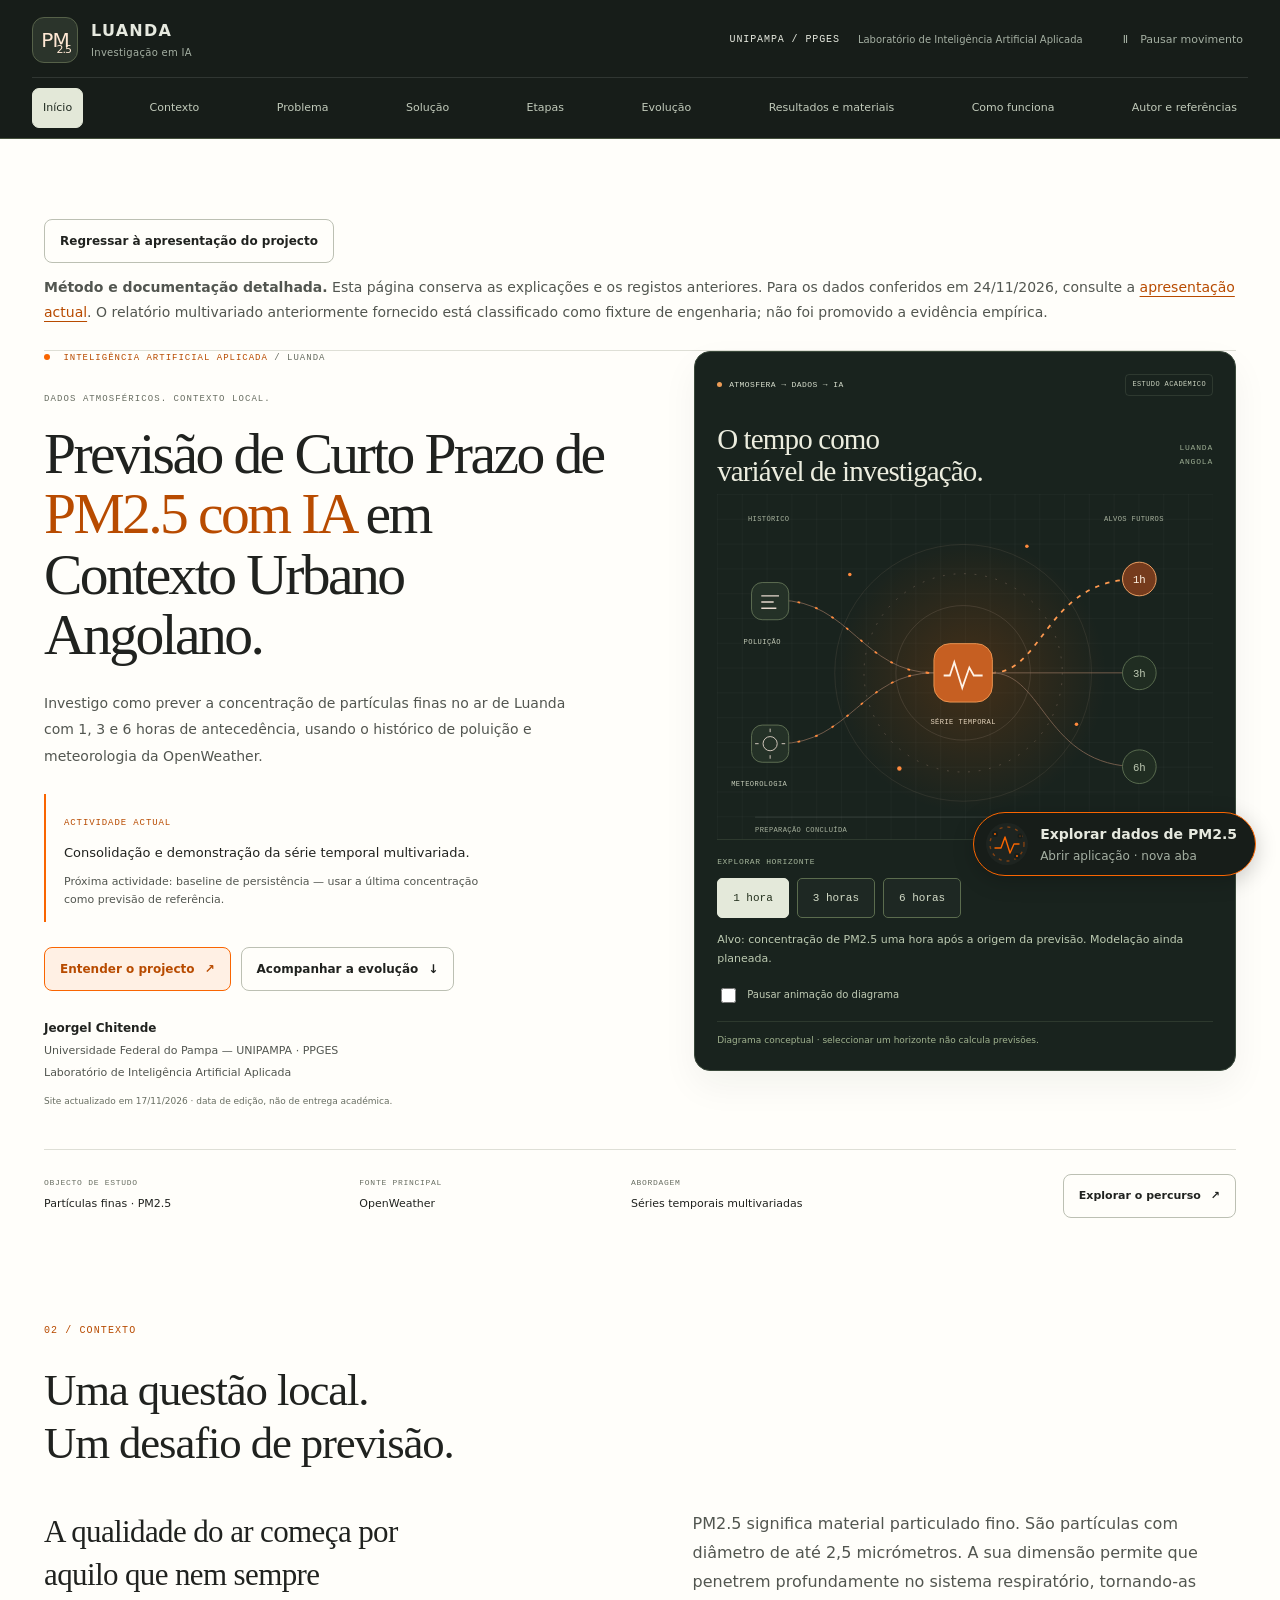
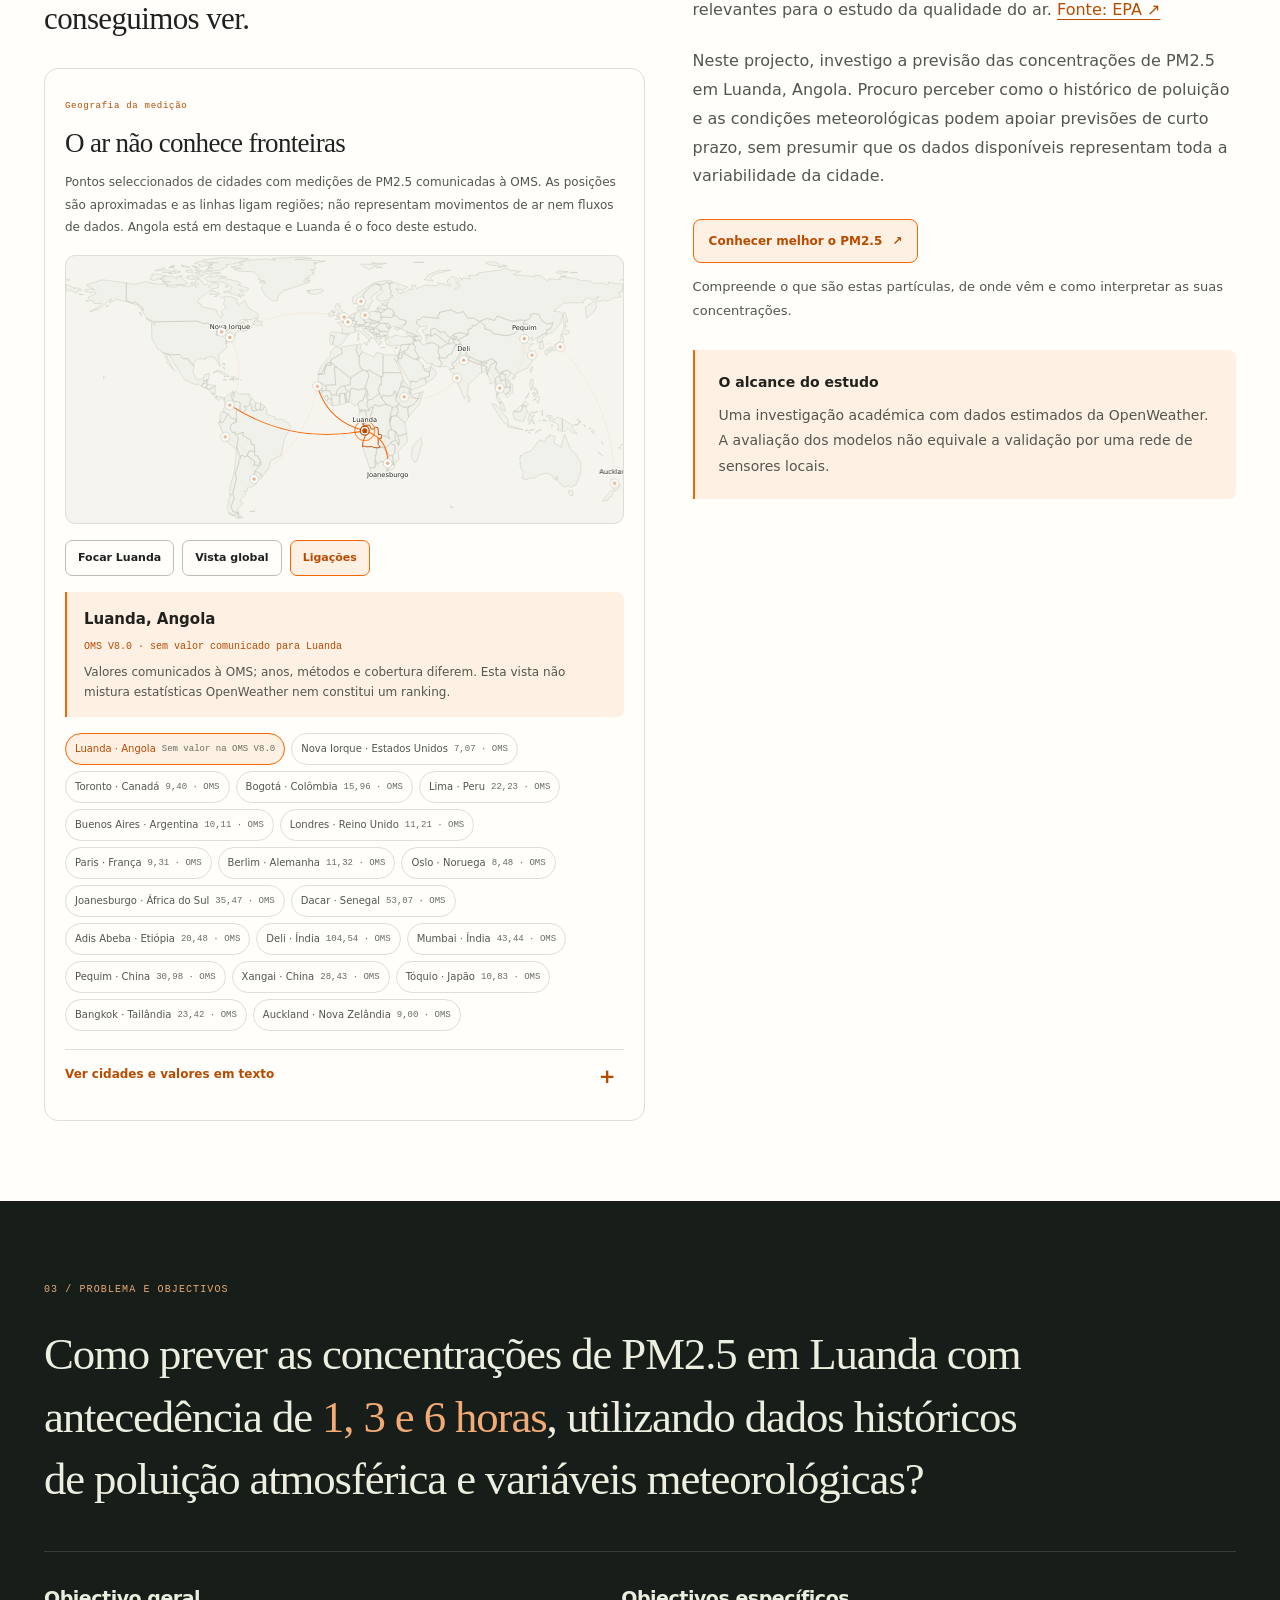
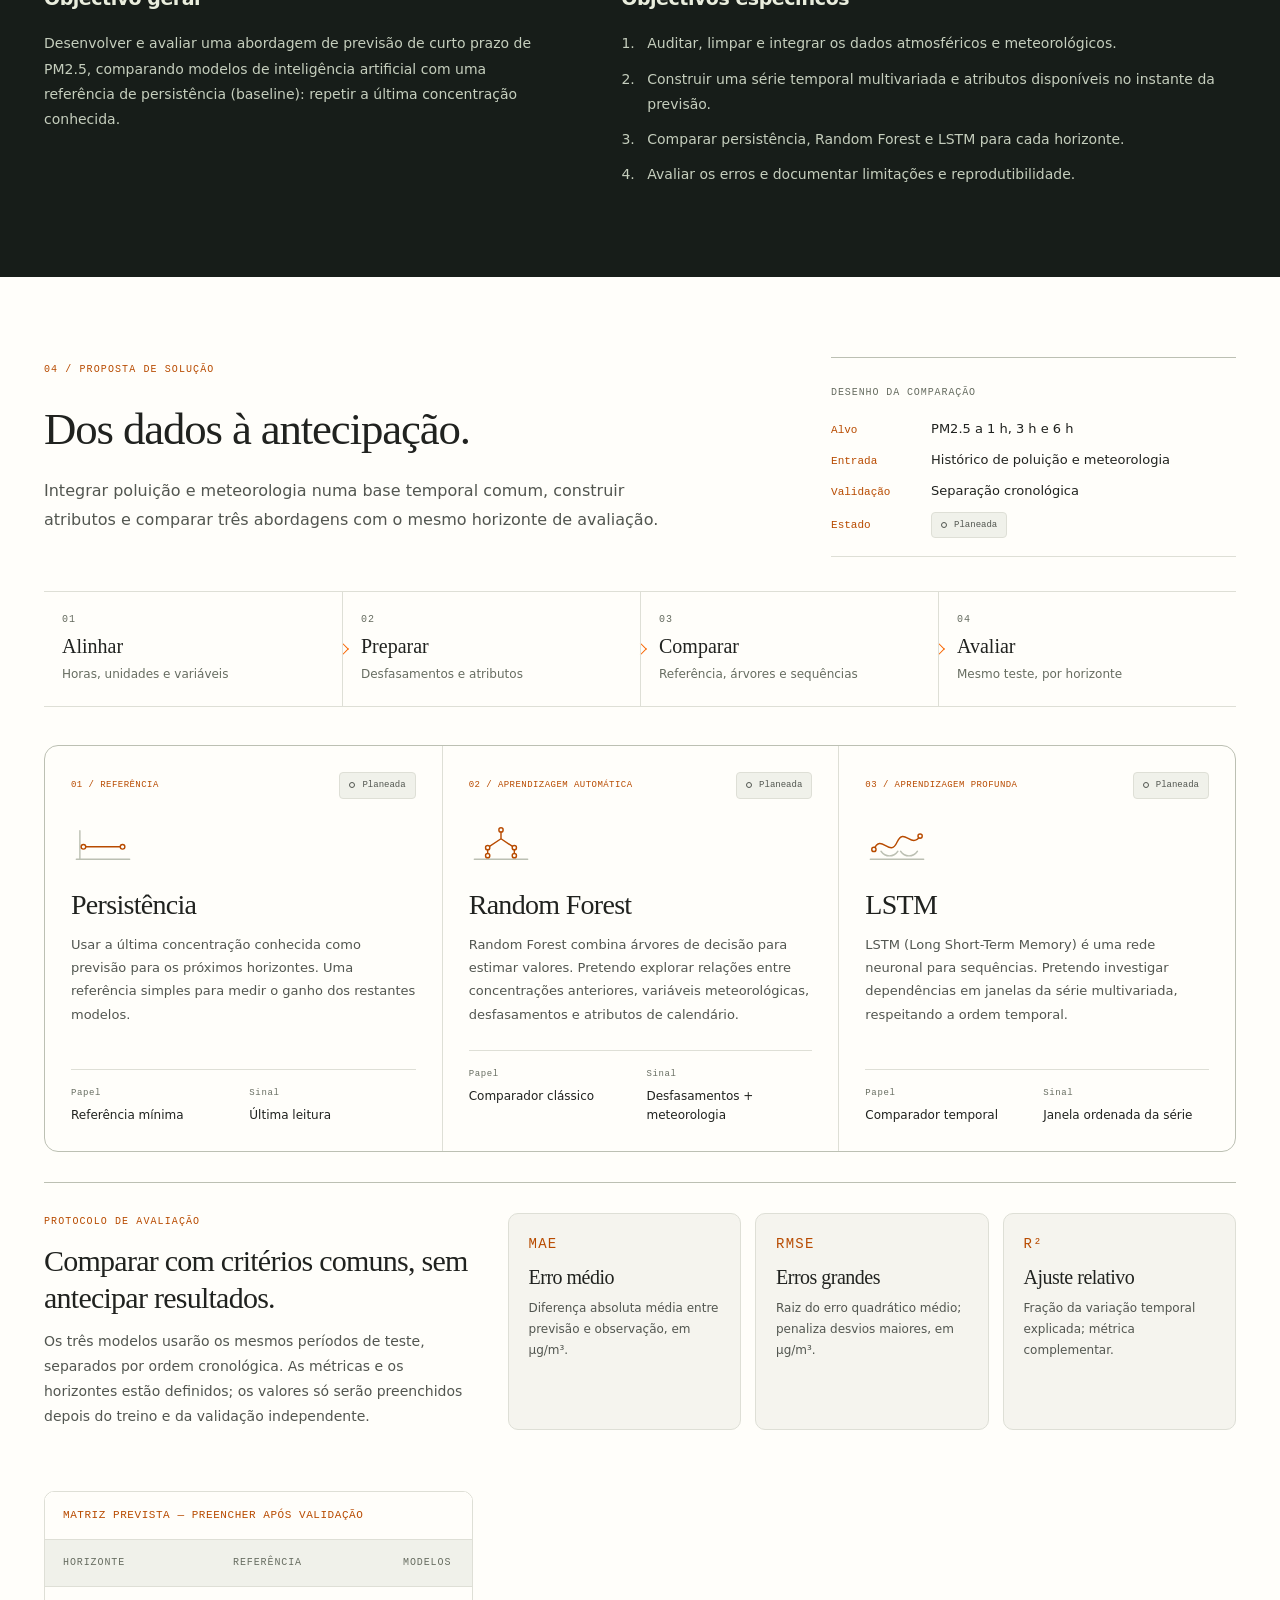
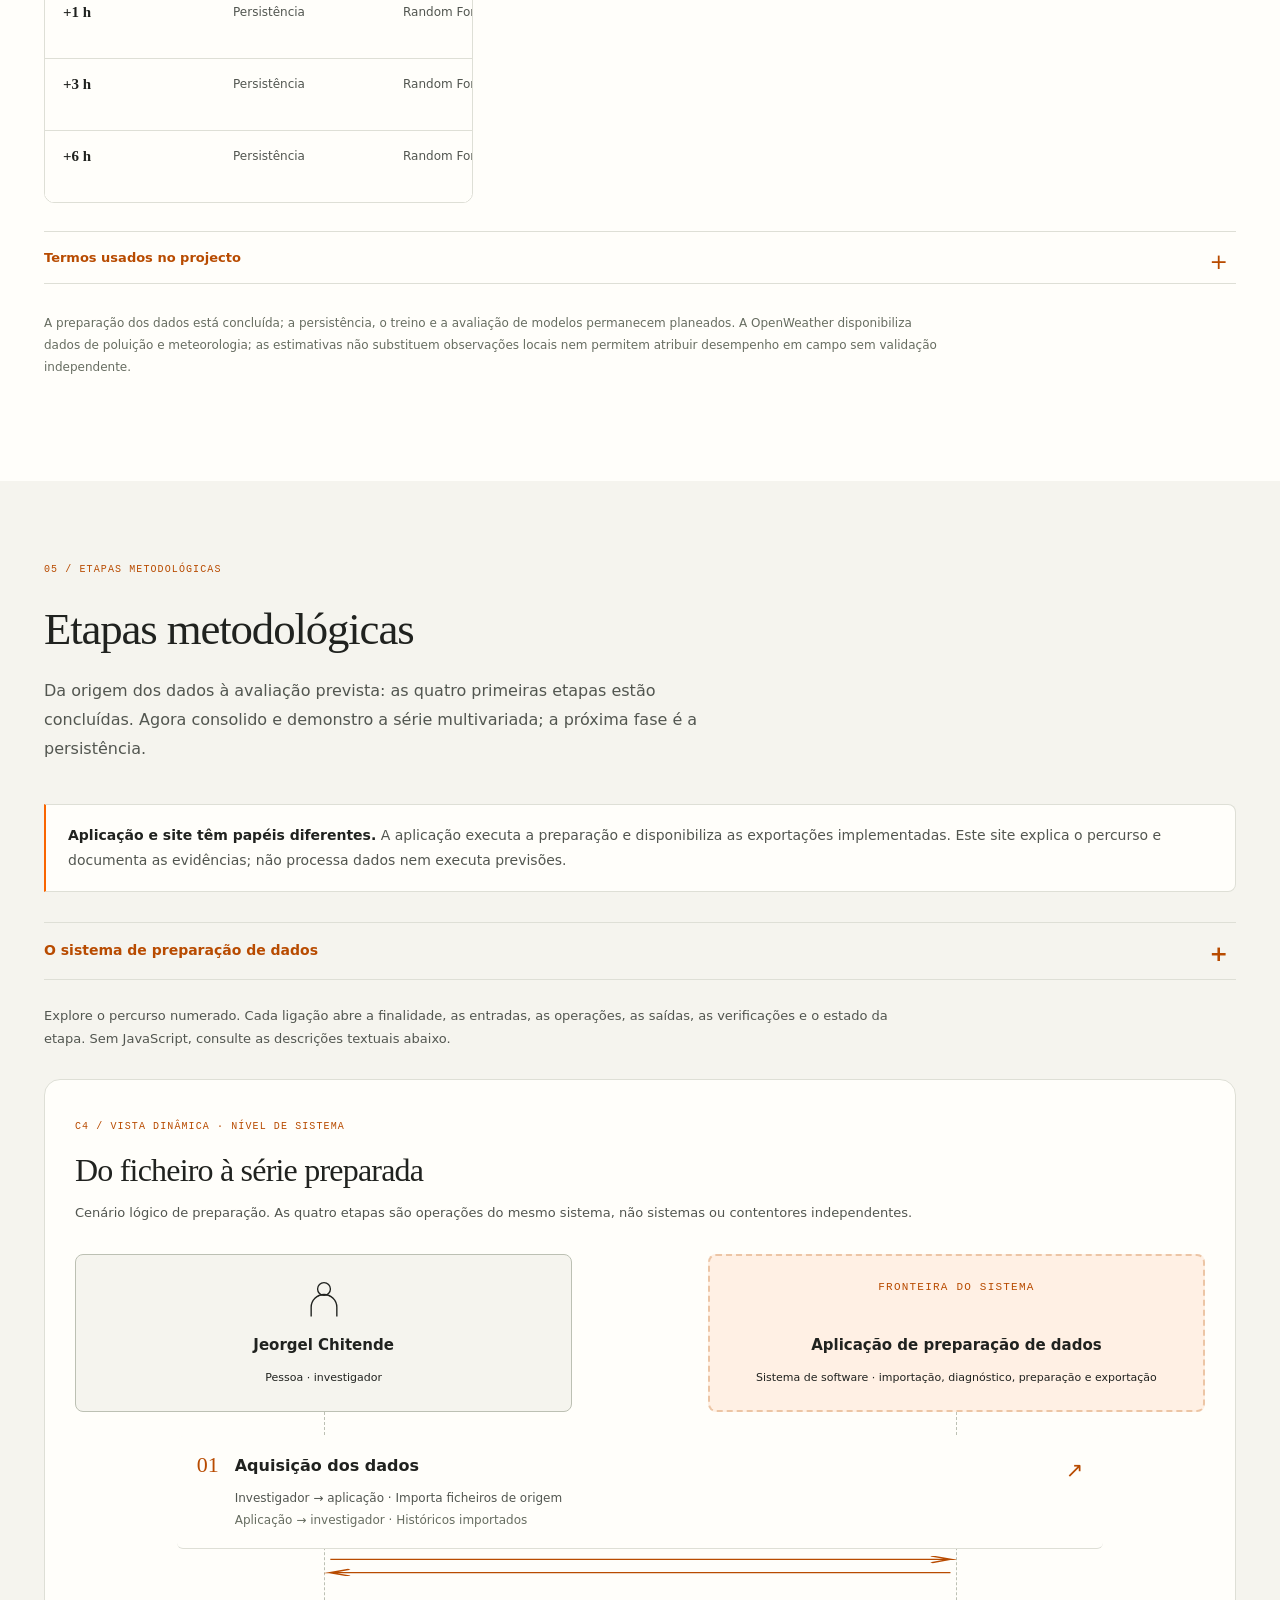
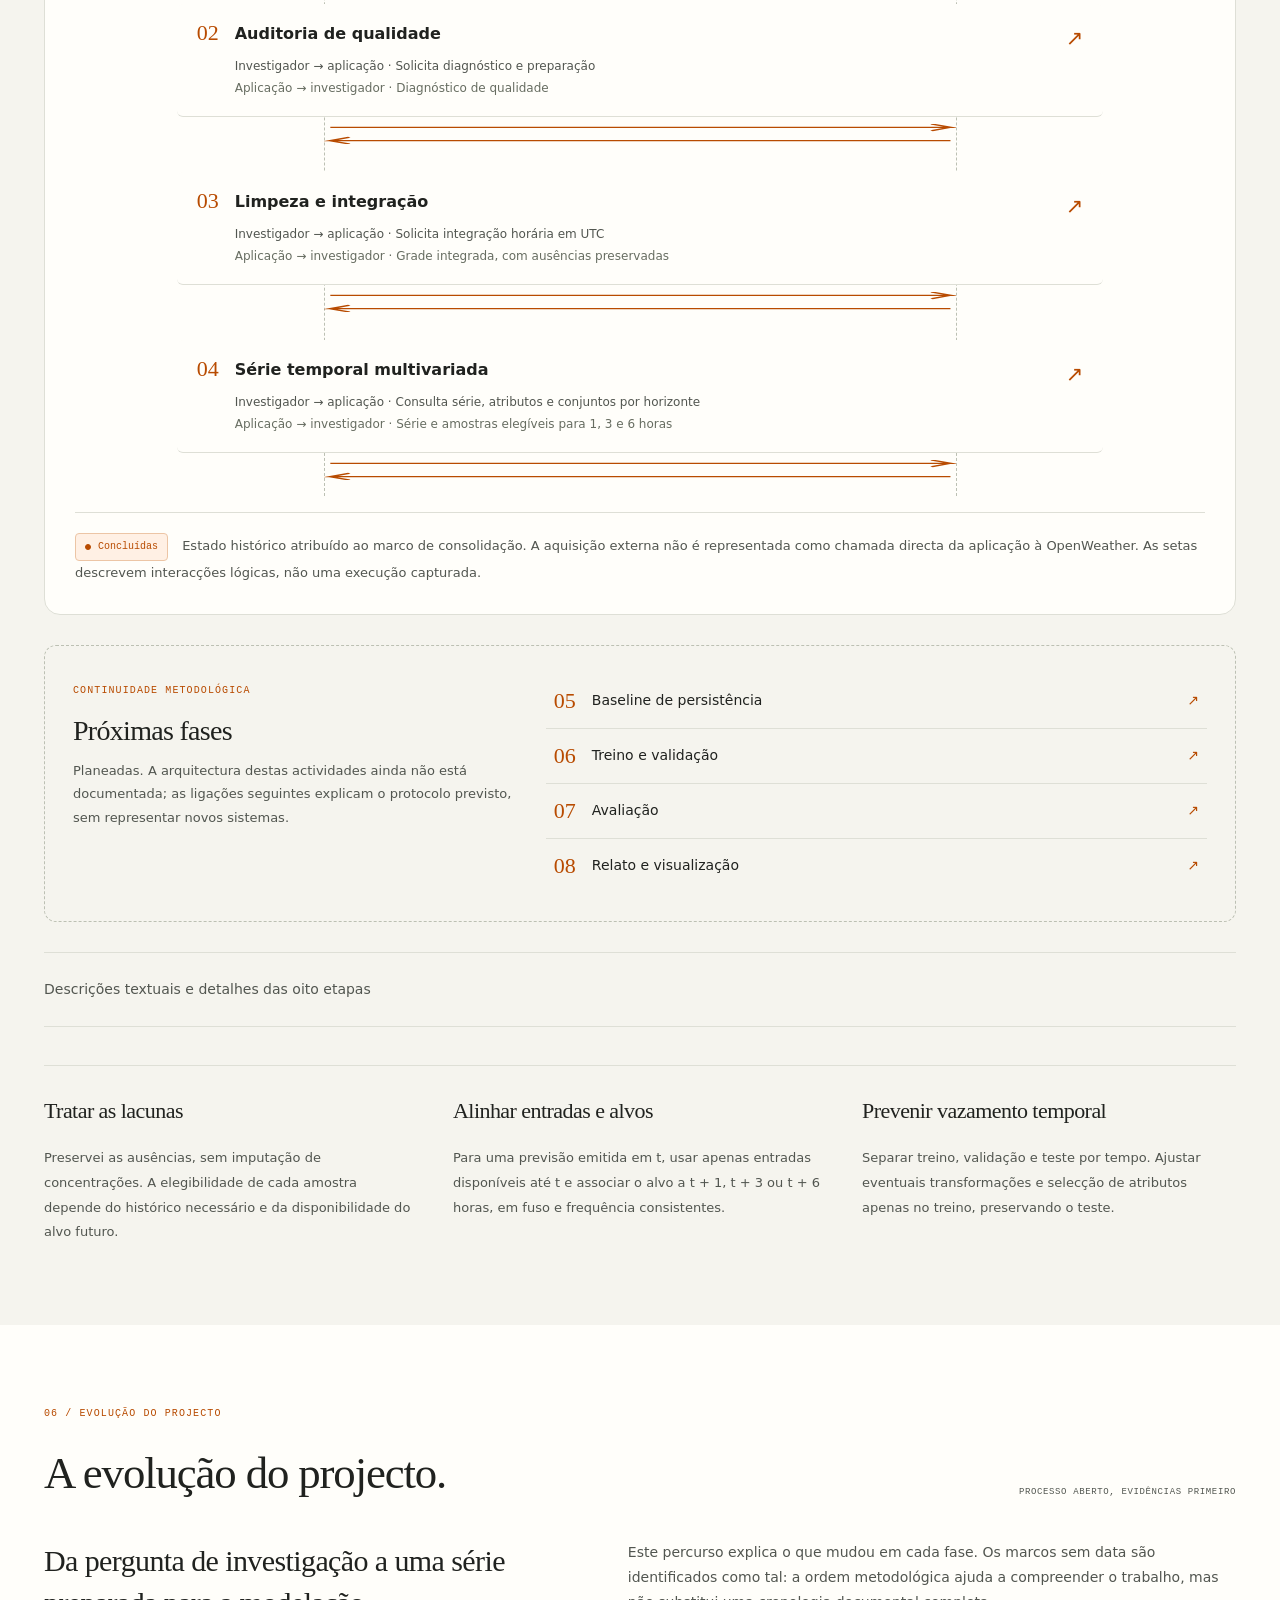
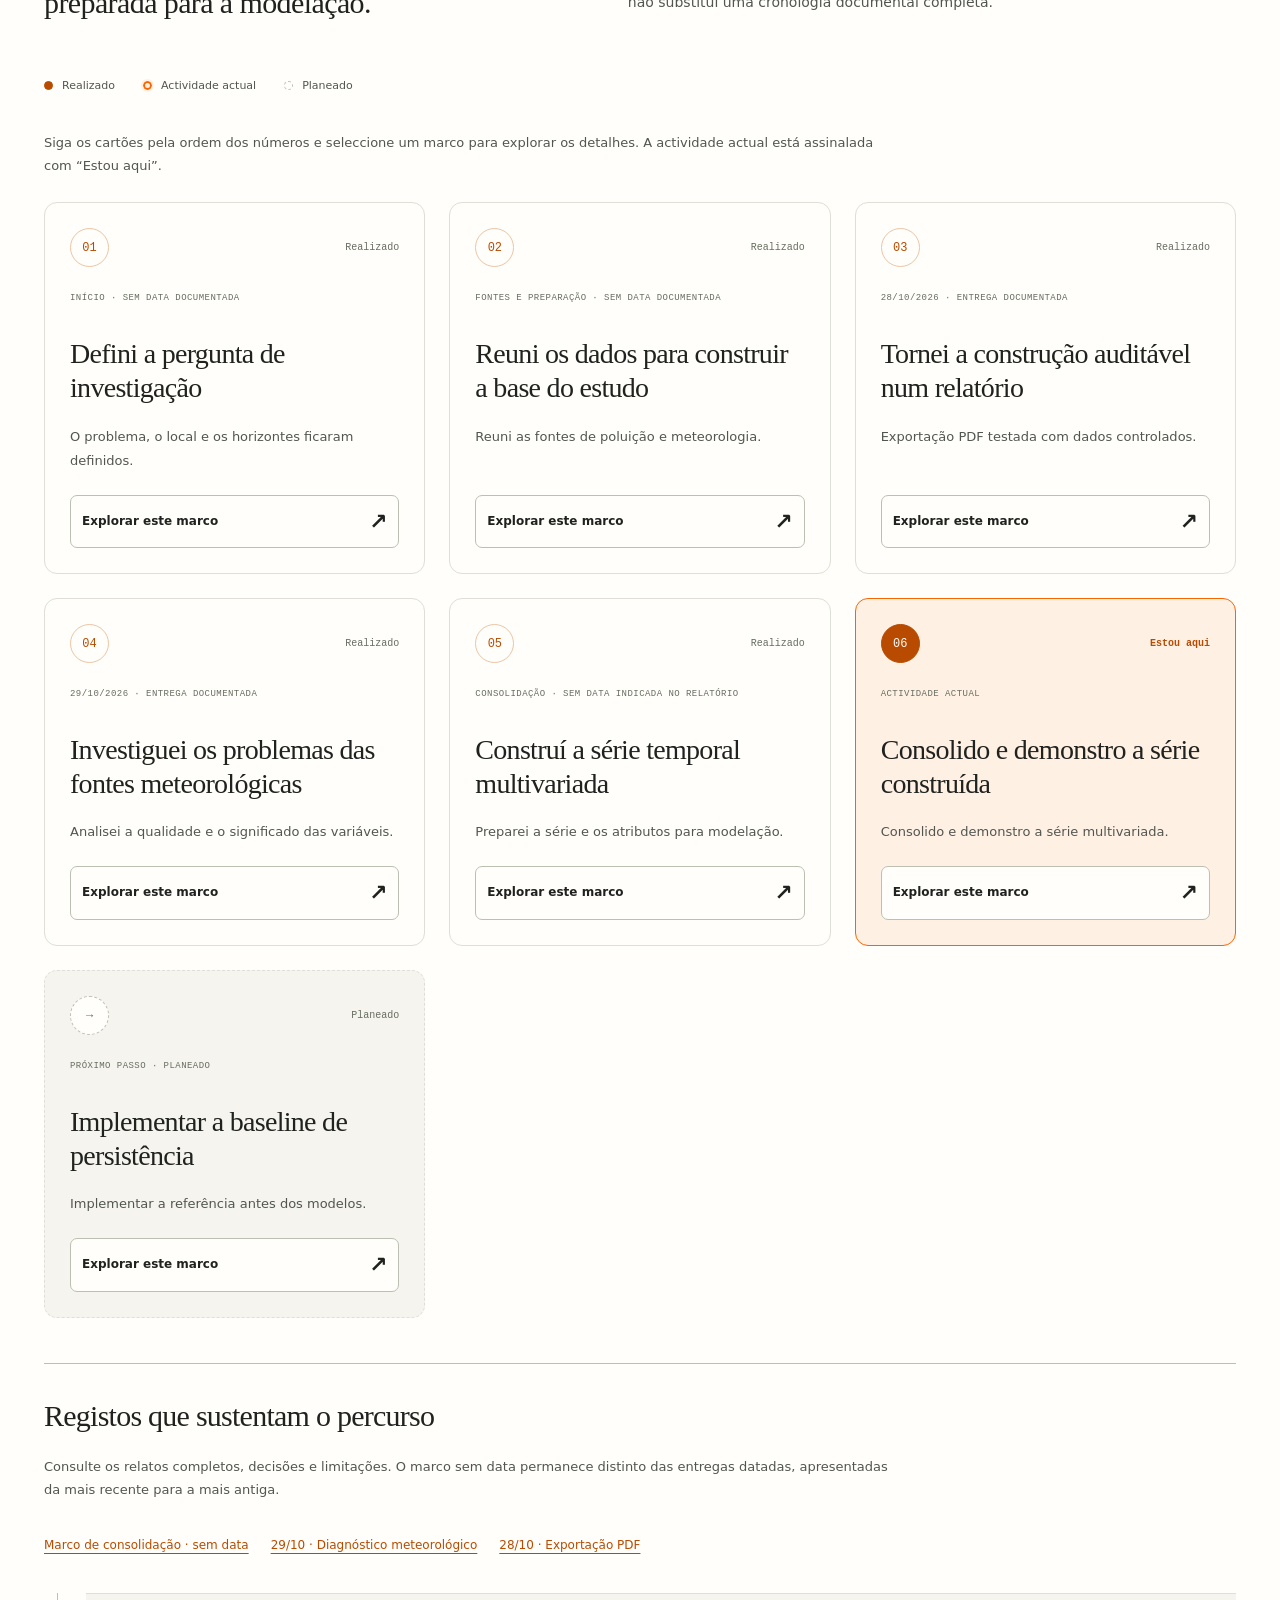
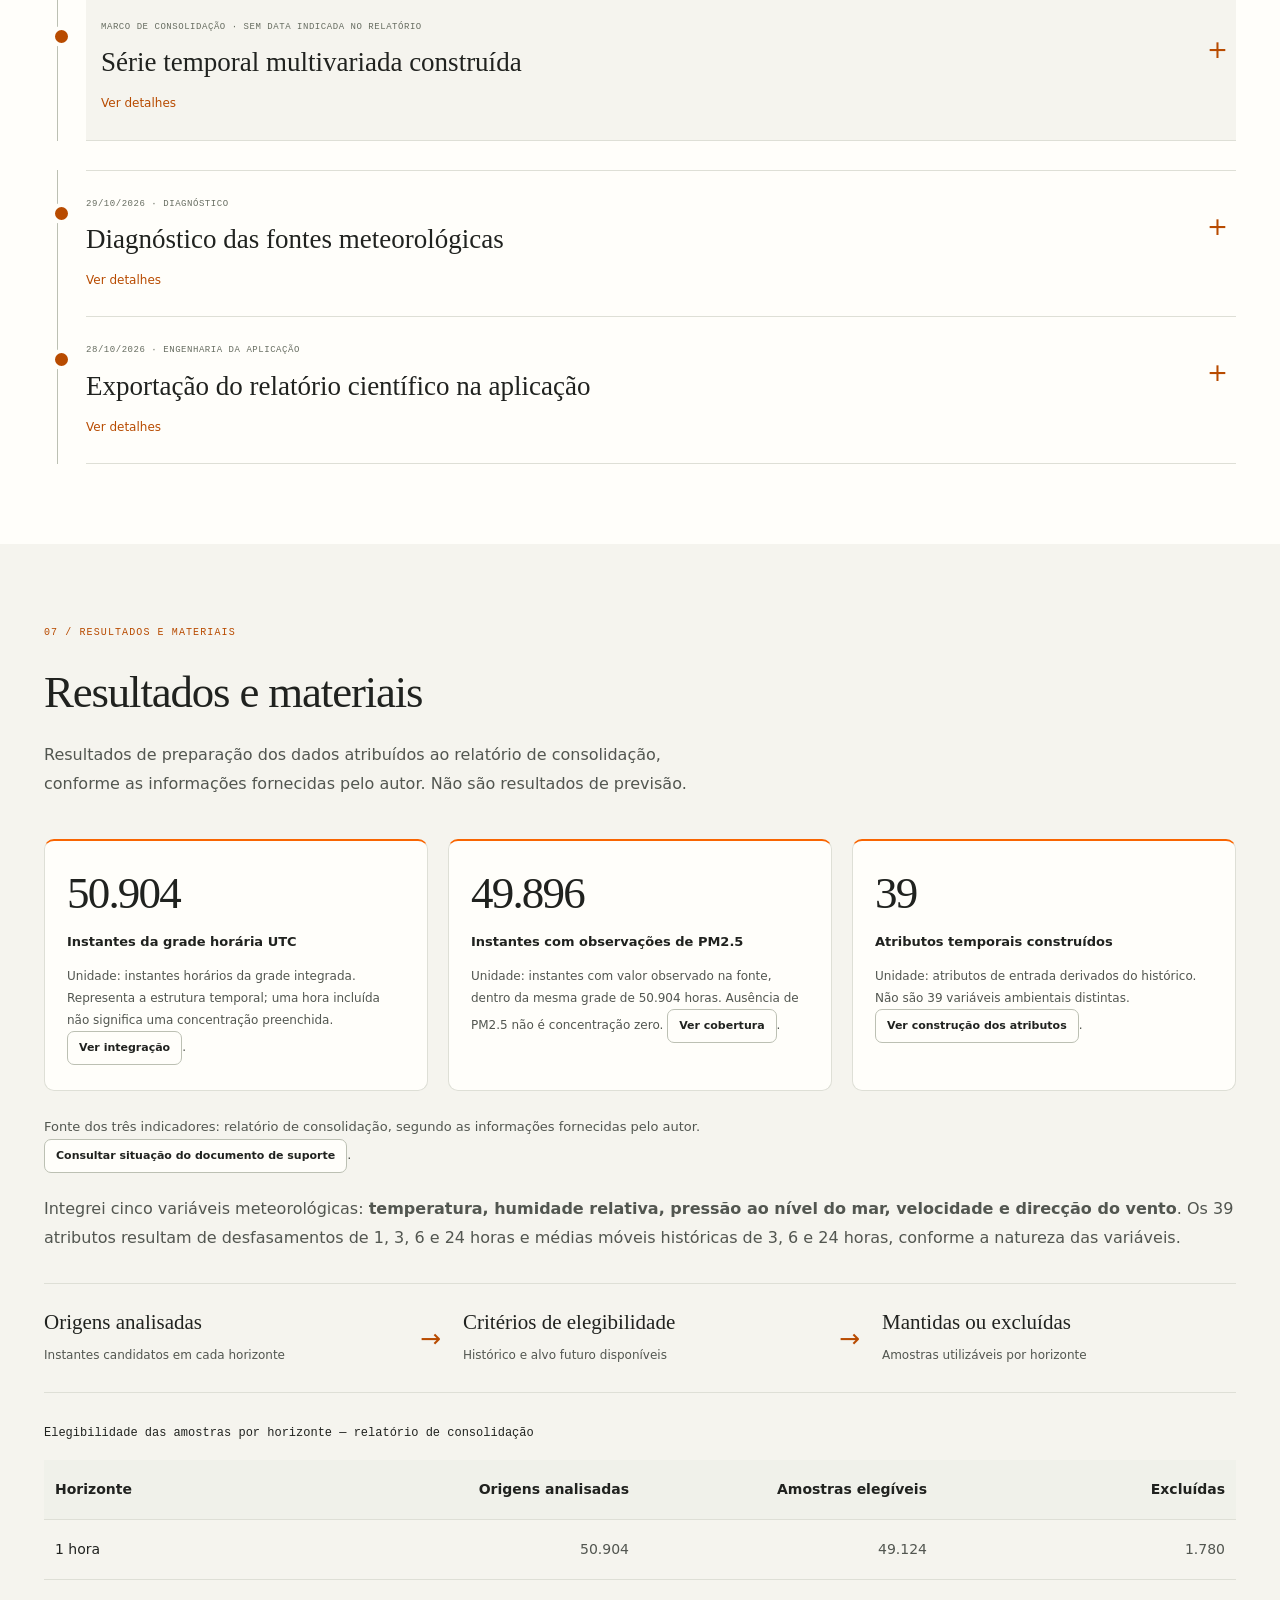
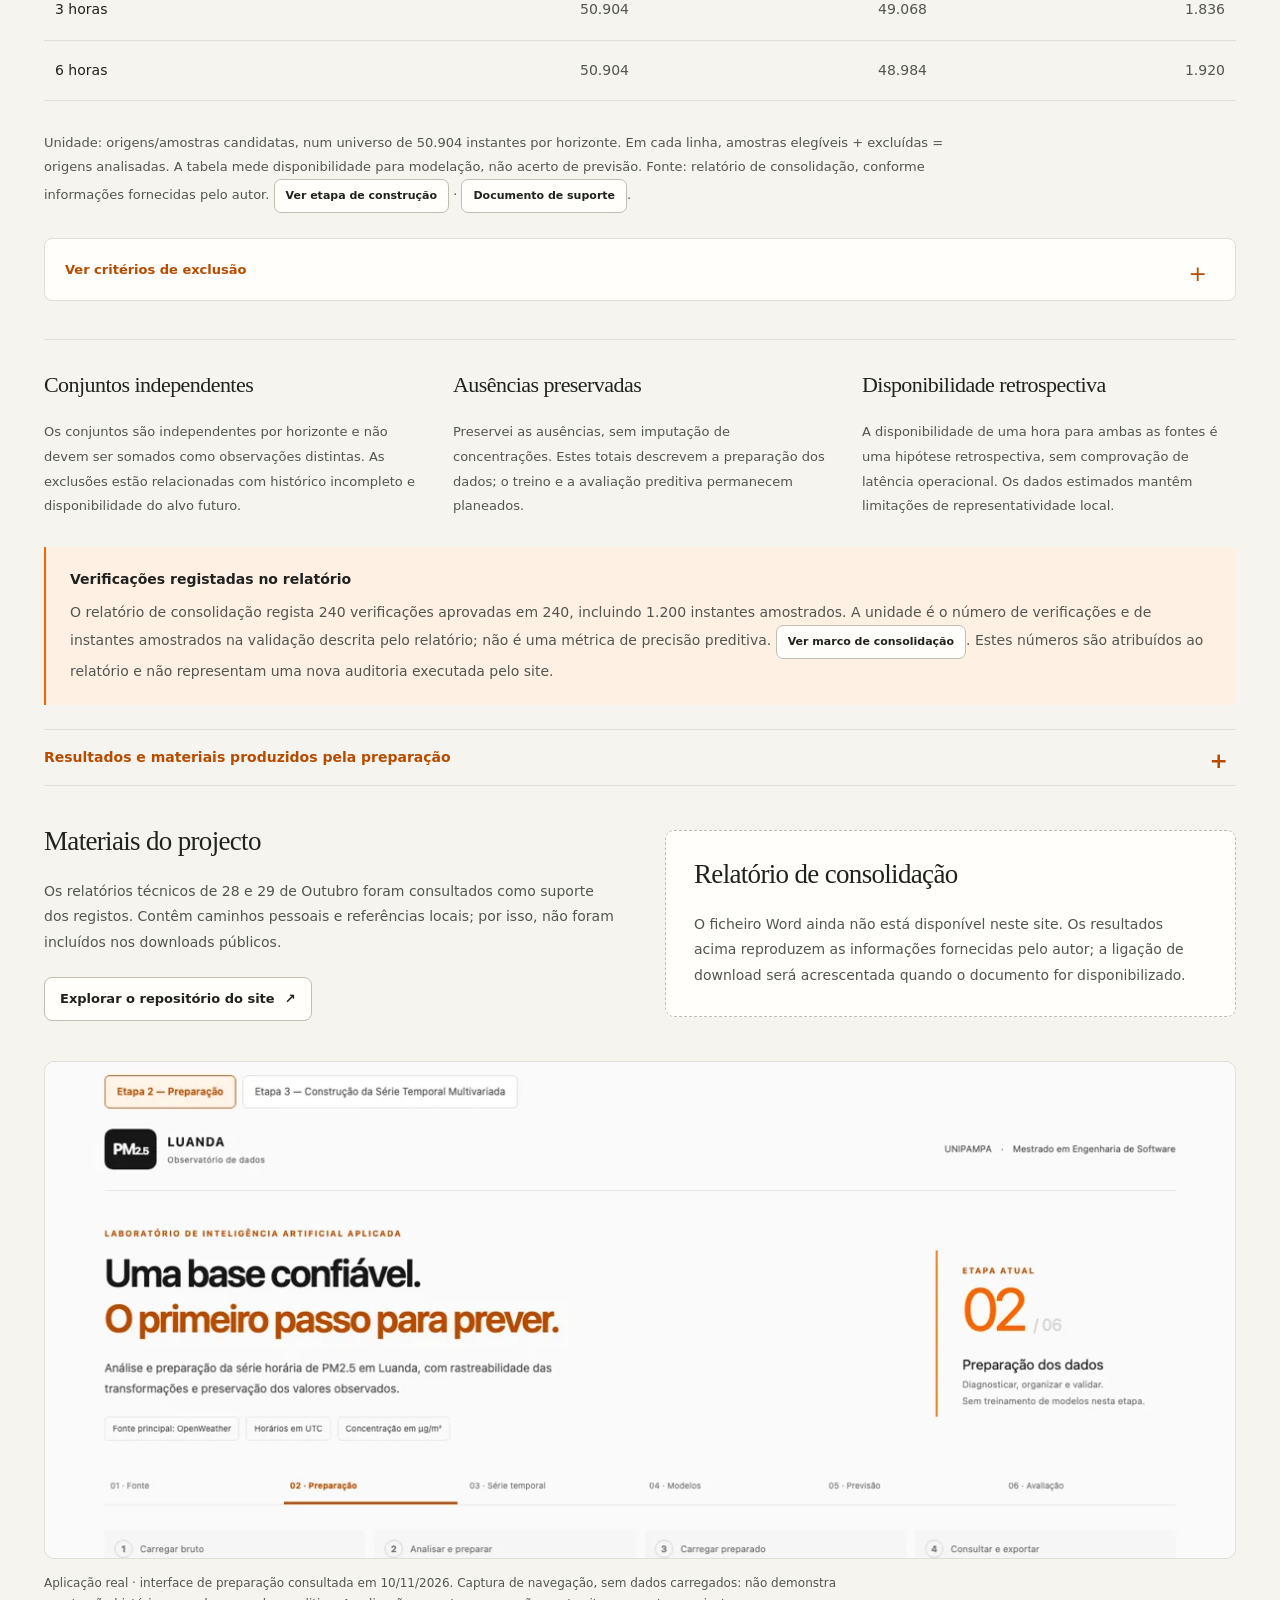
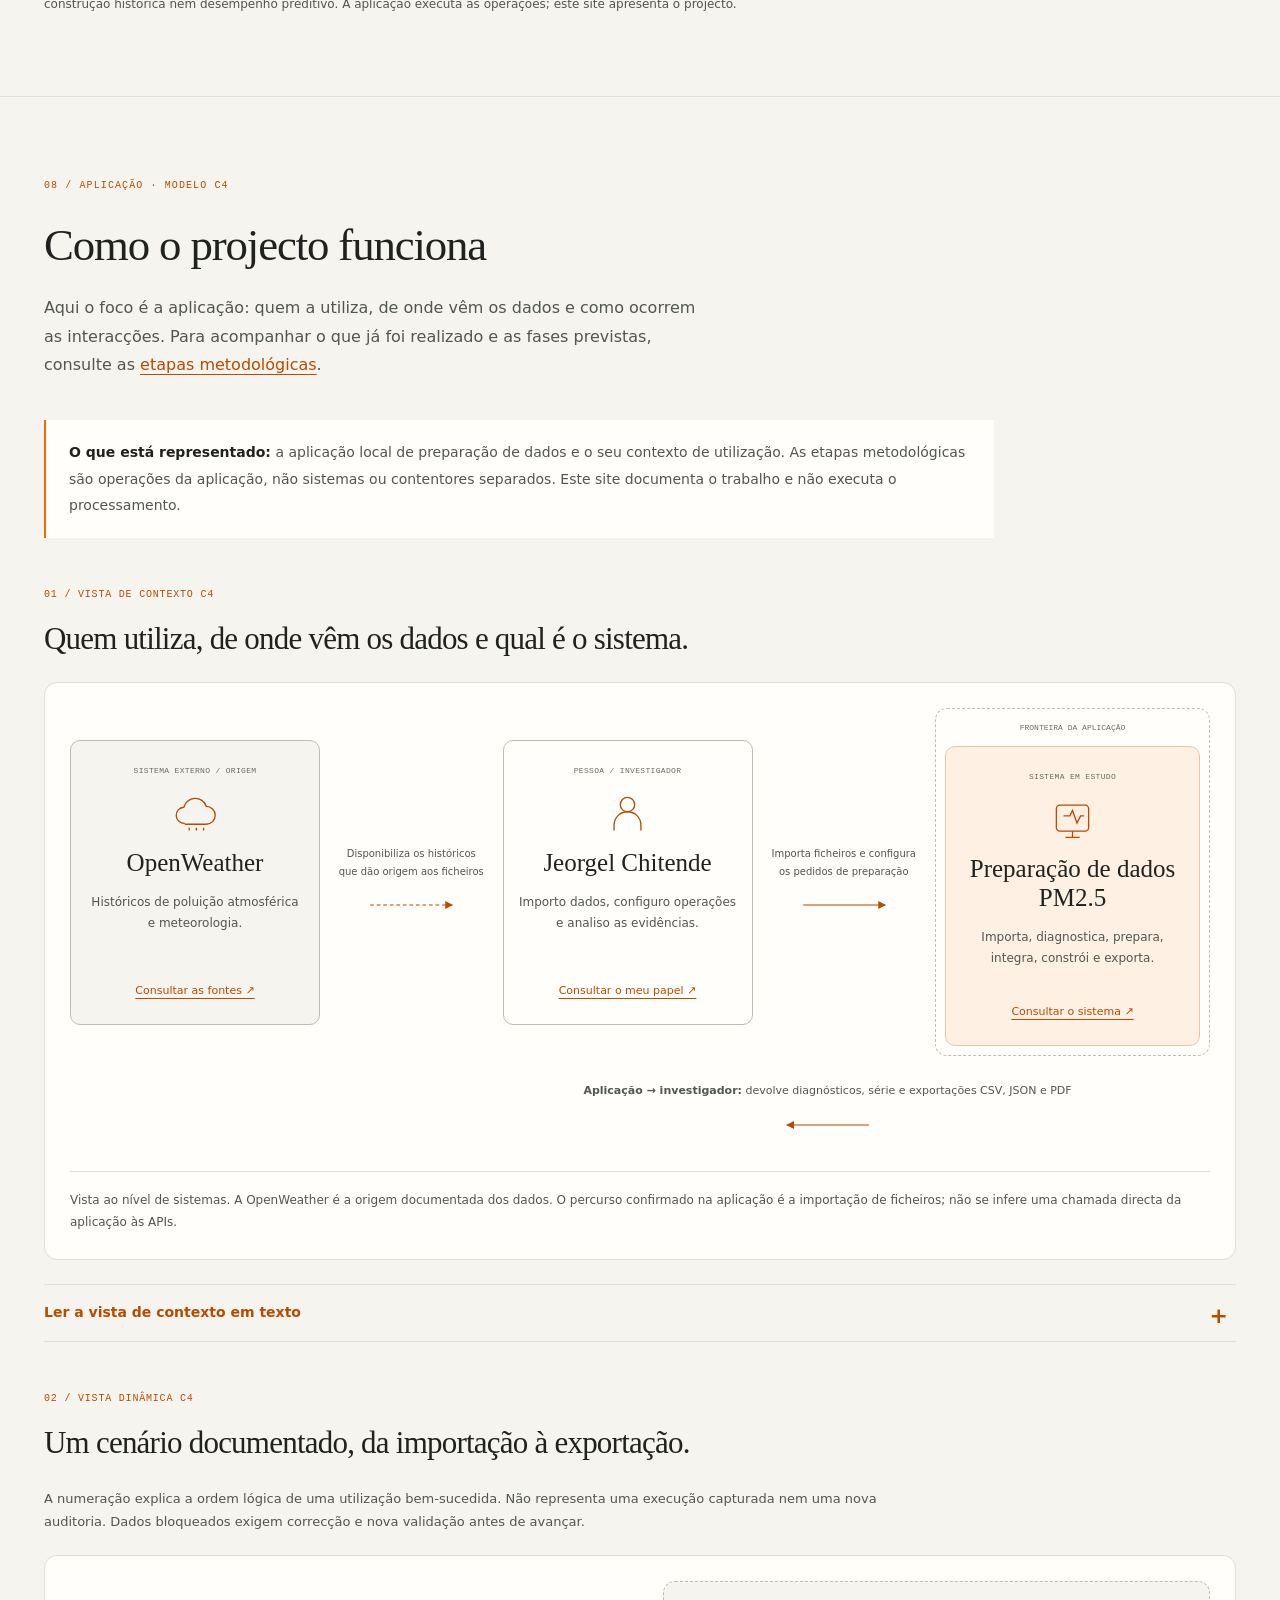
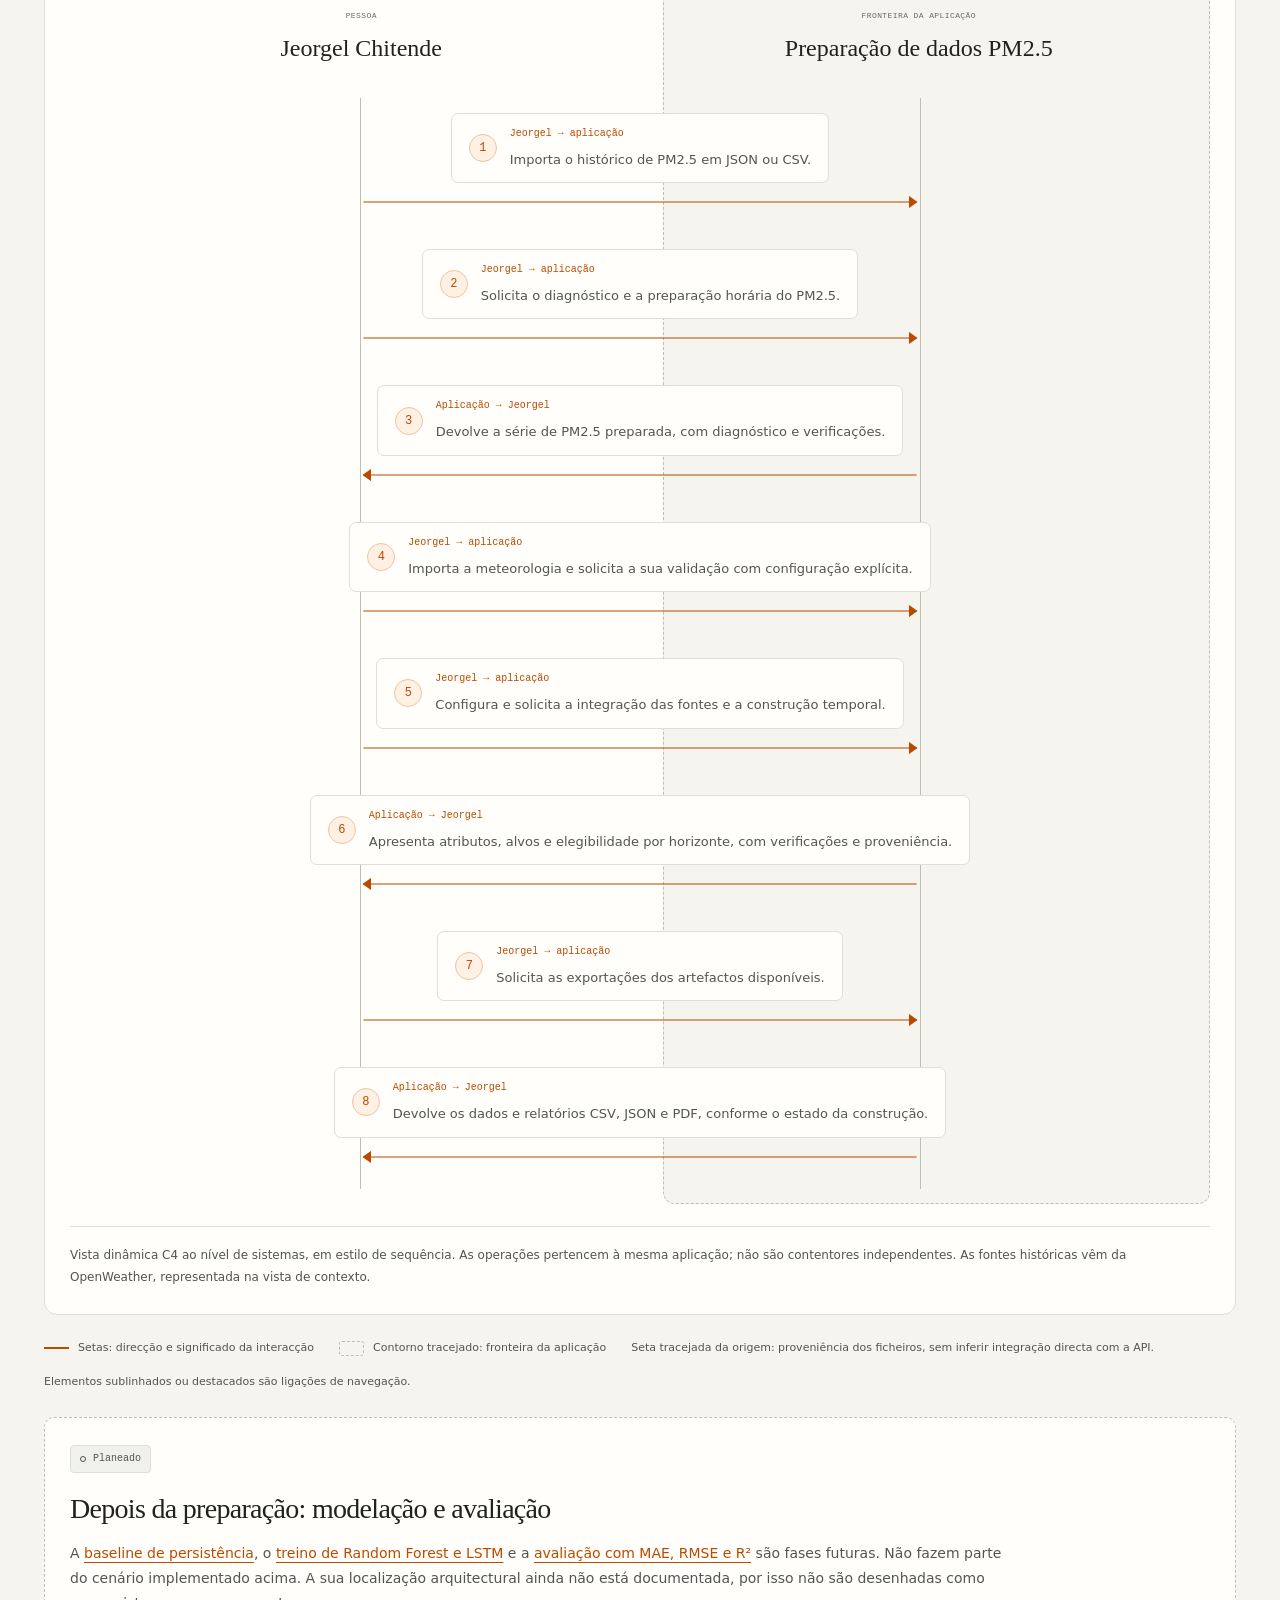
<file: metodo.html>
<!doctype html>
<html lang="pt">
<head>
<meta charset="utf-8"><meta name="viewport" content="width=device-width, initial-scale=1">
<title>Método e documentação | PM2.5 Luanda</title>
<meta name="description" content="Projecto académico de previsão de PM2.5 em Luanda com inteligência artificial. Contexto, metodologia e evolução do trabalho de Jeorgel Chitende na UNIPAMPA.">
<meta name="color-scheme" content="light dark"><meta name="theme-color" content="#fafafa"><meta name="theme-color" content="#101010" media="(prefers-color-scheme: dark)"><meta property="og:type" content="website"><meta property="og:locale" content="pt_PT"><meta property="og:title" content="PM2.5 em Luanda · Prever para compreender"><meta property="og:description" content="Um projecto académico sobre previsão de curto prazo da qualidade do ar em Luanda, Angola."><meta property="og:url" content="https://liaa-jeorgel.github.io/"><meta property="og:image" content="https://liaa-jeorgel.github.io/assets/social.png"><meta property="og:image:alt" content="Projecto PM2.5 em Luanda — UNIPAMPA">
<link rel="icon" type="image/svg+xml" href="assets/favicon.svg"><link rel="stylesheet" href="assets/style.css"><script src="assets/motion.js" defer></script>
<script src="assets/main.js" defer></script><script src="assets/reading-progress.js" defer></script><script src="assets/world-map.js" defer></script>
</head>
<body>
<div class="section-overlay" aria-hidden="true" hidden></div>
<div class="reading-progress" role="progressbar" aria-label="Progresso de leitura da página" aria-valuemin="0" aria-valuemax="100" aria-valuenow="0" hidden><span class="reading-progress-fill"></span></div>
<a class="skip" href="#principal">Saltar para o conteúdo</a>
<header class="header"><div class="container header-inner"><a class="brand" href="#inicio"><span class="brand-icon" aria-hidden="true">PM<sub>2.5</sub></span><span>LUANDA<span class="brand-light">Investigação em IA</span></span></a><button class="menu-toggle" aria-expanded="false" aria-controls="menu" hidden>Explorar <span aria-hidden="true">☰</span></button><div class="sidebar-identity"><span>UNIPAMPA / PPGES</span><span>Laboratório de Inteligência Artificial Aplicada</span></div><nav id="menu" aria-label="Secções do projecto"><a href="#inicio"><span class="nav-number" aria-hidden="true">01</span><span>Início</span><span class="nav-arrow" aria-hidden="true">↗</span></a><a href="#contexto"><span class="nav-number" aria-hidden="true">02</span><span>Contexto</span><span class="nav-arrow" aria-hidden="true">↗</span></a><a href="#objectivos"><span class="nav-number" aria-hidden="true">03</span><span>Problema</span><span class="nav-arrow" aria-hidden="true">↗</span></a><a href="#proposta"><span class="nav-number" aria-hidden="true">04</span><span>Solução</span><span class="nav-arrow" aria-hidden="true">↗</span></a><a href="#metodologia"><span class="nav-number" aria-hidden="true">05</span><span>Etapas</span><span class="nav-arrow" aria-hidden="true">↗</span></a><a href="#evolucao"><span class="nav-number" aria-hidden="true">06</span><span>Evolução</span><span class="nav-arrow" aria-hidden="true">↗</span></a><a href="#materiais"><span class="nav-number" aria-hidden="true">07</span><span>Resultados e materiais</span><span class="nav-arrow" aria-hidden="true">↗</span></a><a href="#como-funciona"><span class="nav-number" aria-hidden="true">08</span><span>Como funciona</span><span class="nav-arrow" aria-hidden="true">↗</span></a><a href="#autor"><span class="nav-number" aria-hidden="true">09</span><span>Autor e referências</span><span class="nav-arrow" aria-hidden="true">↗</span></a></nav><div class="sidebar-bottom"><button class="motion-toggle" type="button" aria-pressed="false" hidden><span aria-hidden="true">Ⅱ</span> Pausar movimento</button></div></div></header>
<main id="principal" tabindex="-1">
<section id="inicio" tabindex="-1" class="hero"><div class="container archive-notice"><a href="index.html" class="action-link">Regressar à apresentação do projecto</a><p><strong>Método e documentação detalhada.</strong> Esta página conserva as explicações e os registos anteriores. Para os dados conferidos em 24/11/2026, consulte a <a href="index.html#materiais">apresentação actual</a>. O relatório multivariado anteriormente fornecido está classificado como fixture de engenharia; não foi promovido a evidência empírica.</p></div><div class="container hero-grid"><div><p class="eyebrow"><span class="dot"></span> INTELIGÊNCIA ARTIFICIAL APLICADA <span class="hero-code">/ LUANDA</span></p><p class="research-kicker">DADOS ATMOSFÉRICOS. CONTEXTO LOCAL.</p><h1>Previsão de Curto Prazo de <span>PM2.5 com IA</span> em Contexto Urbano Angolano.</h1><p class="hero-copy">Investigo como prever a concentração de partículas finas no ar de Luanda com 1, 3 e 6 horas de antecedência, usando o histórico de poluição e meteorologia da OpenWeather.</p><aside class="current-stage" aria-label="Estado do projecto"><strong>Actividade actual</strong><p>Consolidação e demonstração da série temporal multivariada.</p><span>Próxima actividade: baseline de persistência — usar a última concentração como previsão de referência.</span></aside><div class="actions"><a class="button primary action-link" href="#contexto">Entender o projecto <span aria-hidden="true">↗</span></a><a class="button secondary action-link" href="#evolucao">Acompanhar a evolução <span aria-hidden="true">↓</span></a></div><p class="byline"><strong>Jeorgel Chitende</strong><span>Universidade Federal do Pampa — UNIPAMPA · PPGES</span><span>Laboratório de Inteligência Artificial Aplicada</span><span class="site-update">Site actualizado em <time datetime="2026-11-17">17/11/2026</time> · data de edição, não de entrega académica.</span></p></div>
<figure class="hero-figure"><div class="figure-top"><span><span class="diagram-dot" aria-hidden="true"></span> ATMOSFERA → DADOS → IA</span><span class="figure-tag">ESTUDO ACADÉMICO</span></div><div class="diagram-title"><strong>O tempo como<br>variável de investigação.</strong><span>LUANDA<br>ANGOLA</span></div>
<svg class="academic-scene" viewBox="0 0 560 390" role="img" aria-labelledby="scene-title scene-description"><title id="scene-title">Diagrama conceptual de preparação e horizontes de previsão.</title><desc id="scene-description">Dados atmosféricos e meteorológicos convergem numa série temporal; três ligações representam alvos a uma, três e seis horas. Os elementos animados são ilustrativos e não apresentam medições ou previsões reais.</desc><defs><pattern id="grid" width="28" height="28" patternUnits="userSpaceOnUse"><path d="M28 0H0V28" fill="none" stroke="#ffffff" stroke-opacity=".055"/></pattern><radialGradient id="diagram-halo"><stop stop-color="#f96501" stop-opacity=".19"/><stop offset="1" stop-color="#f96501" stop-opacity="0"/></radialGradient></defs><rect width="560" height="390" fill="url(#grid)"/><circle class="scene-glow" cx="285" cy="205" r="155" fill="url(#diagram-halo)"/>
<g class="diagram-orbits" fill="none" stroke="#8b7769"><ellipse cx="278" cy="202" rx="145" ry="145" stroke-opacity=".2"/><ellipse class="scene-orbit" cx="278" cy="202" rx="112" ry="112" stroke-dasharray="2 10" stroke-opacity=".5"/><ellipse cx="278" cy="202" rx="76" ry="76" stroke-opacity=".3"/></g>
<g class="diagram-links" fill="none" stroke="#7d6351" stroke-width="1"><path d="M70 120C150 120 165 202 245 202M70 282C150 282 165 202 245 202"/><path class="horizon-path is-selected" data-horizon="1" d="M310 202C370 202 370 96 476 96"/><path class="horizon-path" data-horizon="3" d="M310 202H476"/><path class="horizon-path" data-horizon="6" d="M310 202C370 202 370 308 476 308"/></g>
<g class="scene-signal" fill="none" stroke="#ff8a3d" stroke-width="2" stroke-dasharray="3 18"><path d="M70 120C150 120 165 202 245 202M70 282C150 282 165 202 245 202"/></g>
<g class="scene-particles" fill="#ff8a3d"><circle cx="150" cy="91" r="2"/><circle cx="206" cy="310" r="2.5"/><circle cx="350" cy="59" r="2"/><circle cx="406" cy="260" r="2"/></g>
<g class="source-node"><rect x="39" y="100" width="42" height="42" rx="12"/><path d="M50 115h20M50 122h14M50 129h17" stroke="#e5d8cd" stroke-width="1.5"/><text x="30" y="169">POLUIÇÃO</text><rect x="39" y="261" width="42" height="42" rx="12"/><circle cx="60" cy="282" r="8" fill="none" stroke="#e5d8cd"/><path d="M60 269v-4m0 34v-4m-13-13h-4m34 0h-4" stroke="#e5d8cd"/><text x="16" y="330">METEOROLOGIA</text></g>
<g class="core-node"><rect x="245" y="169" width="66" height="66" rx="18"/><path class="core-wave" d="M256 205h7l5-15 9 29 8-23 5 9h10" fill="none" stroke="#fff3e8" stroke-width="2"/><text x="278" y="260" text-anchor="middle">SÉRIE TEMPORAL</text></g>
<g class="target-node is-selected" data-horizon="1"><circle cx="477" cy="96" r="19"/><text x="477" y="101" text-anchor="middle">1h</text></g><g class="target-node" data-horizon="3"><circle cx="477" cy="202" r="19"/><text x="477" y="207" text-anchor="middle">3h</text></g><g class="target-node" data-horizon="6"><circle cx="477" cy="308" r="19"/><text x="477" y="313" text-anchor="middle">6h</text></g><text class="diagram-axis" x="35" y="31">HISTÓRICO</text><text class="diagram-axis" x="437" y="31">ALVOS FUTUROS</text><path d="M43 365H513" stroke="#ffffff" stroke-opacity=".12"/><text class="diagram-axis" x="43" y="382">PREPARAÇÃO CONCLUÍDA</text><text class="diagram-axis" x="365" y="382">MODELAÇÃO PLANEADA</text></svg>
<div class="horizon-explorer"><span>EXPLORAR HORIZONTE</span><div class="horizon-options" role="group" aria-label="Horizonte conceptual"><button type="button" data-select-horizon="1" aria-pressed="true">1 hora</button><button type="button" data-select-horizon="3" aria-pressed="false">3 horas</button><button type="button" data-select-horizon="6" aria-pressed="false">6 horas</button></div><p id="horizon-explanation" aria-live="polite">Alvo: concentração de PM2.5 uma hora após a origem da previsão. Modelação ainda planeada.</p></div><label class="animation-control"><input class="animation-pause" type="checkbox"> Pausar animação do diagrama</label><figcaption>Diagrama conceptual · seleccionar um horizonte não calcula previsões.</figcaption></figure></div><div class="container hero-foot"><div><span>OBJECTO DE ESTUDO</span><strong>Partículas finas · PM2.5</strong></div><div><span>FONTE PRINCIPAL</span><strong>OpenWeather</strong></div><div><span>ABORDAGEM</span><strong>Séries temporais multivariadas</strong></div><a href="#metodologia" class="action-link">Explorar o percurso <span aria-hidden="true">↗</span></a></div></section>

<section id="contexto" tabindex="-1" class="section container"><div class="section-heading"><p class="eyebrow">02 / CONTEXTO</p><h2>Uma questão local.<br>Um desafio de previsão.</h2></div><div class="context-grid"><div class="context-left"><p class="lead">A qualidade do ar começa por aquilo que nem sempre conseguimos ver.</p><figure class="pm-map" id="pm-map" aria-labelledby="pm-map-title">
<figcaption class="pm-map-head"><span class="section-label">Geografia da medição</span><h3 id="pm-map-title">O ar não conhece fronteiras</h3><p>Pontos seleccionados de cidades com medições de PM2.5 comunicadas à OMS. As posições são aproximadas e as linhas ligam regiões; não representam movimentos de ar nem fluxos de dados. Angola está em destaque e Luanda é o foco deste estudo.</p></figcaption>
<div class="pm-map-frame"><svg class="pm-map-svg" viewBox="0 0 1000 480" role="img" aria-labelledby="pm-map-svg-title pm-map-svg-desc"><title id="pm-map-svg-title">Mapa global de pontos de medição de PM2.5</title><desc id="pm-map-svg-desc">Contornos do mundo com Angola realçada, vinte pontos em cinco continentes e linhas que ligam as cidades. Luanda assinalada em destaque. A lista de cidades abaixo do mapa contém os mesmos dados em texto.</desc><g class="pm-map-zoom"><path class="pm-map-land" d="M1000,338.3 996.5,341.4 1000,338.3ZM994.8,343.1 996,345.3 992.7,345.3 994.8,343.1ZM594.2,287.2 608.9,299.8 612,318.8 604.1,323 596,322.9 593.7,315.8 585.4,312.1 581.7,304 584.5,287.8 594.2,287.2ZM475.9,190.5 475.9,196.5 466.8,196.3 464.1,211.9 452.6,213 459,211.3 468.4,193.1 475.9,190.5ZM158.8,118.3 146,112.1 137.5,100.4 138.9,94.9 123.7,81.8 118.2,84.8 108.3,80.1 108.4,48.3 120.8,51 144.1,45.7 150.7,49.1 154.4,46.8 154.8,49.4 179.9,51 183.6,52.7 179.7,54.4 184.7,55.1 197.6,56.2 199.5,51.9 205.1,51.4 218.2,55.3 228.7,52.1 233,53.3 233,56.5 238.2,50.5 232,47 235.5,40.8 242,42.9 248.5,52.5 252.2,49.8 255.5,52 257.4,56.8 262.4,47.7 270.5,48.5 274.2,50.2 273.9,57.1 261.8,59 238.2,78.1 237,84.7 241.1,85.2 243.6,91 271.5,97.5 271.9,103.9 278,110.8 281.7,106.3 278.3,99.2 287.4,92.8 281.9,85.2 285.2,81.6 283,73.3 294.9,72.9 306.7,77.5 307.5,84.7 312.1,87.2 320.6,80 328.3,93.5 345.1,103.9 345.3,107.7 333.2,114.1 315.6,114.2 302.5,125.7 319.3,117.5 320.9,127.6 329.1,128.8 331.9,125 333.9,128.7 330.4,130.9 316.3,136.5 321,130.8 313.5,131.4 311.7,124.8 307.7,123.6 301.4,131.8 292,131.8 271,143.1 270.7,130.7 254.5,120.7 245.4,121.2 236.6,117 158.8,118.3ZM266.7,72.8 272.6,71.3 266.7,72.8ZM278.4,37.8 275.5,34.8 288.2,37.8 278.4,37.8ZM276.9,74.1 279.8,73.8 276.9,74.1ZM240,30.5 231.1,30.7 236.5,28.2 240,30.5ZM239.3,21.9 232.1,20.8 239.3,21.9ZM231.2,17.7 234.6,18.9 229.7,20.8 226,17.3 231.2,17.7ZM255.1,32.5 230.2,24.5 278.2,30.7 255.1,32.5ZM190.9,19.8 194.8,20.3 184.6,21.2 190.9,19.8ZM191.8,17.6 195.4,18.2 187.4,18.9 191.8,17.6ZM345.6,110.5 342.2,115.6 351.5,117.5 352.6,126.2 349.3,122.5 346.1,125.5 335.4,123 340.7,112.5 345.6,110.5ZM267,63.9 277.5,68.5 257.7,69.2 261.4,61.7 267,63.9ZM281.2,39.4 308.9,45.5 314,50.1 308.9,51.7 328.2,57.9 327.3,60.3 322.4,64.2 311.1,60 320.4,69.7 319.4,72.1 308.9,68.5 316.2,74.6 292.1,65.3 284.1,66.8 283.6,63.2 294.6,62.7 298.2,56.5 296.4,53.8 280.7,46.8 253.7,45.9 249.4,39.8 261.6,34.5 261.7,38.8 271.3,34.6 275.7,40.4 281.2,39.4ZM237.5,33.3 248.6,34.3 235,40.4 233.3,35.7 237.5,33.3ZM158.7,26.6 177.2,21.5 174.7,25.3 158.7,26.6ZM131.4,101.3 134,101 135.6,107.6 131.4,101.3ZM207,15.9 223.1,20.6 207.8,19 210.5,18 207,15.9ZM156.9,120 143.4,112.3 156.9,120ZM162.4,32.3 179.1,35.6 158.1,44.3 150.2,41 155.7,34.9 153,32.8 162.4,32.3ZM200.5,27.6 206.4,28.8 188.3,32.4 183.7,31.4 189.5,29.9 173,29.7 179.4,25.4 197,28.8 193.1,25.6 195.6,24.4 200.5,27.6ZM204.1,36.9 219.2,48.7 214.6,49 215.5,51.5 185.2,52.3 174.1,47.5 187.7,46.1 172.5,45.5 177.5,42.9 168.3,42.1 180,36.1 194.7,37.3 199.5,41.7 198.9,36.9 204.1,36.9ZM221,38.2 217.9,36 229.5,34.6 227.6,37.2 231.8,38.7 231.3,41.7 224.1,42.7 215.3,38.8 221,38.2ZM203.9,35.2 209.7,35.8 207.3,38 203.9,35.2ZM226.4,24.6 227.3,30.4 215.3,28.5 215.1,25.9 226.4,24.6ZM233.3,11.5 243.3,9.3 261.6,15.8 242,19.1 239,17.7 241.3,15.6 231.4,13 233.3,11.5ZM245.6,7.1 279.7,2.9 328.2,4.6 302.3,14.2 286.4,15.8 290.6,18.5 276.2,26.4 251.4,25.4 256.2,23.1 254.8,20.6 264,21.8 255.7,19 263.6,15.7 258.5,12.7 272.6,12 256.7,11.8 245.6,7.1ZM291.1,56 285.5,55.5 289.2,53.1 291.1,56ZM232.6,49 232.6,51.5 222.8,49.4 227.2,46.8 232.6,49ZM320.8,115.4 328.3,118 320.8,115.4ZM322.2,124.9 327.7,127 325.3,128.6 322.2,124.9ZM158.8,118.3 236.6,117 245.4,121.2 254.5,120.7 270.7,130.7 270.3,143.1 292,131.8 301.4,131.8 307.7,123.6 311.7,124.8 314,132.5 305.2,136.3 303.3,140.8 305.7,143.2 295.2,145.6 300.2,145.6 294.6,146.2 291.9,152.3 290.2,150.4 289.1,158.1 287.9,151.6 286.1,154.7 289.6,163.8 274.1,177.7 276.7,198.7 267.5,182.7 260,181.2 251.1,182 251.6,185.4 237,184.3 230.2,189.9 229.1,196.6 219.6,184.6 211.3,185 204.1,176.6 191.6,178 174.6,174 164.9,167 154.4,147.7 153.6,121.1 159.5,124.7 158.8,118.3ZM68.3,216.1 67.5,220 68.3,216.1ZM37.6,79.8 40.1,81.4 34.8,80.4 37.6,79.8ZM74.4,88 77.4,89.3 70.8,91.3 74.4,88ZM108.4,48.3 108.3,80.1 118.2,84.8 123.7,81.8 138.9,94.9 137.4,98.7 127.6,87.5 111.5,82.7 91.3,78.1 78.6,84 81.6,76.8 59.9,94.7 42.3,100 61.9,89.3 63.8,84.8 50.1,85.6 48.6,81.2 40.7,79.4 39.6,74.1 53.4,68.4 53.4,64.9 41.8,66.1 33,62 43.1,58.9 50.9,60.5 36.8,52.9 38.3,51.1 65.1,42.7 108.4,48.3ZM23,68.3 31.4,70 23,68.3ZM742.7,117.6 736.6,125.1 731.1,124 729.1,130 722.1,132.1 722.9,140.8 706.1,137.6 697.7,139.6 690.6,146.5 685.3,144.8 680.3,136.1 672.3,136.9 662.5,129.8 655.4,131.8 655.5,144.3 650.2,140.9 645.8,142.7 639.7,133.1 647.3,131 647.3,125.6 636.4,127.1 629.1,120.4 632.1,113.4 634.9,115.4 641,109.2 670.4,112.2 666.6,108.3 671.4,104.9 670.7,101.4 691.9,96.7 704,103.1 713.6,99.8 722.3,112 731.6,111.3 742.7,117.6ZM655.5,144.3 655.4,131.8 662.5,129.8 672.3,136.9 680.3,136.1 689.6,146.5 697.1,141.1 695.6,143.6 702.9,145.8 699.4,148.2 692.6,146.3 688.1,150.2 688.4,158.4 662.9,139.4 655.5,144.3ZM891.7,292.7 910.1,304.5 908.9,308.9 918.6,319.7 910.9,318.2 902.1,309.7 896.2,315.5 891.8,314.8 891.7,292.7ZM924,296.3 924.5,300.1 918.5,293.2 924,296.3ZM920.3,303.7 912,303.4 918.9,302.4 922.6,298 920.3,303.7ZM929.9,302 933,307 929.9,302ZM891.7,292.7 891.8,314.8 882.3,312.4 885.2,308.7 883.1,302.2 871.3,295.9 869.4,297.8 866.6,293.5 871.4,291.4 862.6,287.1 872.2,286.6 876.3,295.3 881.8,289.7 891.7,292.7ZM847.1,314 843.3,319 847.1,314ZM872.8,307.3 873.6,302.3 872.8,307.3ZM827.5,270 825.9,273 830.5,280.9 827.3,281.3 822.6,297.5 806.2,293.9 802.6,282.5 804.6,277.2 807,281.3 816.1,279.8 821.8,269.4 827.5,270ZM859.4,293.4 863.4,297 855.3,295.4 859.4,293.4ZM852.4,296.8 850,294.7 852.4,296.8ZM855.4,276.6 855.8,287 855.4,276.6ZM841.5,281 847.9,279.1 833.4,285.7 835.9,288.7 842.6,286 837.5,290.4 842.1,302 837.5,299.4 836,292.8 832.8,303.1 829.9,293.4 832.8,283.4 835.8,279.5 841.5,281ZM834.2,318.6 830.5,316.3 834.2,318.6ZM837.1,312.8 841.4,311.3 833.1,313.7 837.1,312.8ZM828.5,312.2 830.9,313.4 824.3,314.5 828.5,312.2ZM801.4,305.7 821.4,312.2 792.7,307.1 794.6,303.9 801.4,305.7ZM789.9,287.6 794.7,294.3 793.9,303.7 785,298.2 764.7,265.4 770.8,266.2 789.9,287.6ZM309.3,461.9 318.1,470.5 309.4,469.4 309.3,461.9ZM339.9,386.1 337.5,400.3 342.3,408.7 335.5,414.8 326.8,415.2 325.7,422.6 319.1,422.8 323.7,427.8 313.1,437.9 312.3,440.5 317.7,443.6 307.9,455.4 310.7,460.9 300.2,459.7 296.1,450.7 302.2,435.3 299.6,426.8 306.1,399.5 304.1,390 310.3,374.9 310,366.8 315.9,357.7 321.2,361 325.4,358.4 339.5,369 337.2,375.6 345.3,376.5 349.6,370.3 351,375 339.9,386.1ZM309.3,461.9 309.4,469.4 314,469.5 310.7,471.9 292.6,462.5 302.5,466.7 309.3,461.9ZM306.7,343.4 313.9,361.6 304.1,390 306.1,399.5 299.6,426.8 302.2,435.3 296.1,450.7 300.2,459.7 309.5,460.7 301.6,466 291.8,460.6 290,448.5 294.1,442.6 289.9,441.6 298,427.2 293.5,430.1 295.6,409.5 301.6,393.5 306.7,343.4ZM581.5,299.2 585.4,312.1 579.8,312.8 578.8,323.8 582.5,328.8 575.5,323.2 561.5,321.4 560.4,308.6 548.5,311.2 545.4,303.8 533.8,303.5 544.5,295.9 554.1,266.9 562.2,270.3 571.3,266.2 582.5,268.4 586.6,276.5 583,281.9 581.5,299.2ZM615.5,289.6 613.8,274.5 617,269.6 624.9,267 635.9,252 636,245.4 642,243.3 635,265.9 615.5,289.6ZM608.9,299.8 594.2,287.2 597.3,277.5 594.5,269.6 598.1,265.3 605.9,271.8 616.3,270.7 613.8,274.5 615.5,289.6 608.9,299.8ZM568.2,256.1 560.9,241.4 564,230.9 566.4,231.2 566.2,216.3 569.4,216.3 569.4,209.6 602.4,209.6 606.7,223.1 602.4,226.6 594.4,254.6 591,242.5 587.1,250.8 574.3,251.9 569.6,249.2 568.2,256.1ZM566.2,217.8 566.4,231.2 564,230.9 560.9,241.4 563.5,246.3 549.9,257.3 542.4,258.9 538.8,251.7 543,250.2 537.6,235.4 544.2,215 541.3,206.7 544.1,204.8 566.2,217.8ZM300.8,217.3 300.8,222.9 293.2,221.9 299.1,220.8 296.7,216.6 300.8,217.3ZM300.8,222.9 301.1,216.7 310.2,221 300.8,222.9ZM996.5,43.6 1000,42.2 996.5,43.6ZM636.4,127.1 629.7,133.2 635,142.6 632.8,144.8 601.9,131 608.7,124.9 606.3,123.2 610.4,122 611.3,116.3 598.2,113 593.8,107 588.3,107.8 587,104.5 590.8,103.6 585.8,96.2 578.3,94.1 575.8,89.7 580.9,81 578,79.4 587.5,71.4 583.4,69.1 583.9,61.5 580.7,57.7 583.3,55.1 579.4,50.5 589.3,47.6 614.1,55.9 606.6,60.8 592.2,58.7 596.7,61.2 597.1,66.2 602.8,68.1 603.3,63.7 610,65.8 616.9,59.2 622.1,60.6 620.7,52.2 628.5,53.2 628.7,58.6 649.2,51.2 648.6,53.4 666.5,53.1 669.7,50.9 668.2,47.8 690.3,53.8 692.2,52 685.9,49.2 685.3,43.8 694.3,37 702.2,39.8 699.6,42.6 704.6,52.7 698,59.8 701.2,60.3 708.5,54.9 704.4,48.6 706.7,45.2 703.1,42.4 707.4,37.8 712.1,43.4 710.8,41 715.5,39.7 726.4,41.4 723.6,35 741.2,34 738.9,32.2 742.1,30 779.9,25.6 789.9,21.3 797.9,25.4 817,27.6 803.9,33.2 842.2,37.3 842.4,34.7 852.7,35.3 864.7,44.7 867.4,41.1 888.5,42.3 886.5,39.2 890.2,37.7 915.3,39.9 924.9,44.5 941.7,44.4 947.1,49.2 966.2,48.7 971,51.7 974.5,50.7 973.5,47 1000,50.8 1000,64.3 992.8,65.5 997.9,73.3 982.4,75.5 973.1,81.5 969.2,79.2 954.3,81.6 950,87.1 953.3,89.2 950.3,98.5 935.5,111.5 933.1,92.1 954.6,77.3 956.9,72.5 944.8,79.3 942.5,75.1 935.3,76.3 928.4,81.9 930.7,84 895,84.4 875.4,98.9 888.6,100.8 892.6,104.5 889.1,120.2 874.6,137.2 863.3,141.2 864,131.9 869.7,131.3 875.1,120.1 863.9,122.4 854.6,115.7 849.9,105.5 843.3,103.2 833.8,105.6 835.4,108.3 827.4,116.6 817.7,114.1 801.3,117.4 774.6,108 770.2,115.9 756.2,112.2 742.7,117.6 731.6,111.3 722.3,112 713.6,99.8 704,103.1 691.9,96.7 670.7,101.4 671.4,104.9 666.6,108.3 670.4,112.2 641,109.2 634.9,115.4 632.1,113.4 629.1,120.4 636.4,127.1ZM760.5,10.1 771.9,11 778.3,14.3 777.6,17.3 763.8,16.8 753.3,12.4 760.5,10.1ZM785.7,16 792.7,17.9 776.2,20.5 785.7,16ZM885.6,26.6 903,28.5 886,31.7 880.5,29.5 885.6,26.6ZM911.7,29.3 918.7,30.1 905.9,29.8 911.7,29.3ZM888.5,35.9 898.9,36.5 888.5,35.9ZM624.6,11.5 643.1,11.2 624.6,11.5ZM563.1,100.3 554.6,100 559.1,97.4 563.1,100.3ZM648.6,34.6 669.9,26.2 691.3,25.2 662.4,32.8 653.9,39.3 659.8,44.9 643.3,42.3 651.2,35.1 648.6,34.6ZM897,102.4 901.8,118.4 897.7,117.3 898.6,128 896.5,125.9 894.7,128.6 893.6,103.8 895,100.6 897,102.4ZM14.1,56.8 15.7,59.7 15.1,57.3 22.6,57.8 28.1,60.9 20.7,62.7 19.6,66.8 3.6,60.5 0,64.3 0,50.8 14.1,56.8ZM3.6,44.3 0,42.2 6.7,43 3.6,44.3ZM592.9,128.5 601.5,130.2 594.1,134 590.2,130.7 592.9,128.5ZM280.6,193.4 283.8,194.1 280.6,193.4ZM283.9,192.5 285.6,196.5 283.9,192.5ZM282.8,198.7 284.6,203.6 282.8,198.7ZM330,459.2 339.6,458.2 330,459.2ZM542.1,14.6 559.8,17 544.2,24.4 529,14.7 542.1,14.6ZM586.4,48.8 579.4,50.5 580.6,48.1 577,46.8 568.7,51.9 559,49.5 550,52.2 534.9,67.4 534.2,80.7 530.6,85 515.7,85.9 513.9,74.5 553.3,47.9 578.2,43.3 586.9,45.8 583.3,46.7 586.4,48.8ZM576.1,13.3 564,15.5 548.2,12.4 576.1,13.3ZM568.7,20.8 557.6,21.4 563.6,18.7 568.7,20.8ZM370.1,4.6 424.7,1.6 442.1,4.3 411.4,6.1 466.1,9.2 444.3,12.9 450.7,13.1 445.3,17.7 448.7,23.7 439.8,24.9 444.9,26.7 445.6,29.6 442.6,29.9 446.2,32.8 434.5,36.1 438.1,39.9 431.1,39.4 439.6,45.1 429,42.5 426.8,46.6 437.9,46.9 389.4,62.7 381.1,72.1 379.5,80.8 375.6,81 365.9,78.2 356.6,68.9 350.1,56.8 358.7,47.6 348.1,48.6 349,44.5 357.2,45.4 344.9,41.7 348,38.6 337.3,28.7 309.7,26.8 301.7,23.6 314.5,22.4 296.4,20.1 317.5,15.6 311,13.1 326,7.5 360,5.3 376.3,7.9 370.1,4.6ZM691.5,448.3 695.2,452 691,452.2 691.5,448.3ZM847.1,314 853.7,312.3 847.1,314ZM545.4,380.5 555.3,380.2 555.3,367.7 560,374.3 564.8,369.4 571.3,370.1 581.8,358.6 586.6,359.2 588.4,371.3 585.2,374.3 591.2,374.3 590.2,379.6 571.6,398.7 552.4,400.4 545.4,380.5ZM580.5,381.8 575,384.9 577.1,387.5 580.5,381.8ZM580.5,381.8 577.1,387.5 575,384.9 580.5,381.8ZM174.6,174 191.6,178 204.1,176.6 211.3,185 217.6,183.3 224.9,194.8 230.2,196.5 228.1,208.1 233.6,220.3 237.7,222.6 246.1,220.1 249.2,213 258.2,211.1 256,222.2 247.2,223.7 248.7,229.6 245.1,229.6 243.8,234.8 239.2,230.1 231.8,231 212.5,222.1 185.7,178.6 181.2,176.5 181.5,182 194.8,206.8 180.4,190.2 182.9,187.4 174.6,174ZM339.9,386.1 350.6,392.3 350.5,400.2 343.8,401.8 337.7,398.6 339.9,386.1ZM351.7,398.1 350.6,392.3 339.9,386.1 351,372.3 345,359.5 339.1,358.6 338.2,339 332.9,338.9 331.9,330.5 318.3,323 318.5,316.9 304,321.2 304.2,316 299.5,317.9 294.5,309.4 297.5,301.8 305.9,298.5 306.1,278.1 312.4,277.1 317.9,281.3 324,276.5 320,270.2 324.7,271.2 331.3,266.4 336,279.5 344.5,275.5 352.9,276.8 357.5,269.7 361.2,278.1 360,284.2 375.3,289.2 376.2,293 388.9,293.7 401.1,301.4 403.5,308.8 392.6,328.1 386.3,358.1 367.6,368.1 364.2,380.9 351.7,398.1ZM306.9,321 318.5,316.9 318.3,323 331.9,330.5 332.9,338.9 338.2,339 339.3,351.4 328.4,350.3 325.9,359.2 321.2,361 315.9,357.7 311.6,361.3 306.7,343.4 309.3,326.4 306.9,321ZM305.9,298.5 297.5,301.8 294.5,309.4 299.5,317.9 304.2,316 304,321.2 309.3,326.4 308.4,339.7 304.5,346 288.9,333.5 273.9,300 276.9,295.5 276.5,298.9 281.6,299.3 291.4,284.1 297,291.7 305.4,293.2 305.9,298.5ZM314.2,279.7 312.4,277.1 306.1,278.1 305.9,298.5 305.4,293.2 297,291.7 291.4,284.1 280.6,278.2 285.8,270.9 284.8,255.1 300.7,241.9 296.4,253 300.1,260.3 312.9,263.3 314.2,279.7ZM285.1,254.6 283.7,259.5 280.2,253.5 275.3,259.5 269.9,256.7 269.6,251.9 285.1,254.6ZM270.7,251.6 269.5,256.1 261.3,247.1 267.6,247 270.7,251.6ZM267.6,247 261.9,246.5 256.5,240.3 268.1,233.2 267.6,247ZM269,233.3 257.5,240.1 251.8,235.2 255.8,230.3 269,233.3ZM251.8,235.2 255.8,239.5 249.7,237.5 251.8,235.2ZM243.8,234.8 245.1,229.6 248.7,229.6 247.2,223.7 252.4,223.7 252.1,230.2 254.9,230.8 251.8,235.2 249.7,237.5 243.8,234.8ZM252.4,223.7 255.3,221.9 253,230.2 252.4,223.7ZM331.3,266.4 324.7,271.2 320,270.2 324,276.5 315.8,281.5 311.6,274.4 312.9,263.3 300.1,260.3 297.5,248.6 301.9,244.1 302,253.1 301.7,246.9 305.7,242.8 310.6,248.3 328.1,247.7 326.7,250.3 334,255.7 329.4,263.8 331.3,266.4ZM342.9,277.5 334.3,277.9 333.4,267 329.4,263.8 334,255.7 341.3,263.8 338.8,270.2 342.9,277.5ZM348.5,276.1 342.9,277.5 340,272.7 341.3,263.8 350.1,264.5 348.5,276.1ZM356.5,269.9 352.9,276.8 348.5,276.1 350.1,264.5 356.5,269.9ZM517.2,116.7 522.5,118.2 516.8,126 520.7,136.2 505.1,140.8 495.8,138.5 496.7,128.4 487.2,119.4 495.5,119.5 494.6,115.7 497.3,117.1 507,111 517.2,116.7ZM524.3,139.8 526.1,138.6 525.6,144.1 524.3,139.8ZM290.6,284.5 281.6,299.3 276.5,298.9 277.5,281.3 281,279.3 290.6,284.5ZM315.9,221.4 313.4,223.3 315.9,221.4ZM284.5,221.4 288.3,223.5 282.4,222.3 284.5,221.4ZM271.5,205.6 282.4,207.8 293.6,216.2 284,216.8 285.9,214.9 281.3,210.9 272.8,207.4 264,209.9 271.5,205.6ZM586.6,359.2 577.8,356.6 570.2,343.9 575.1,344.6 584.1,336.4 591.2,340.4 590.7,352.6 586.6,359.2ZM581.8,358.6 571.3,370.1 564.8,369.4 558,374.6 555.3,357.8 558,357.7 558.1,345.6 570.2,343.9 581.8,358.6ZM555.3,367.7 555.3,380.2 545.4,380.5 532.6,342.4 569.7,343.4 558.1,345.6 555.3,367.7ZM453.6,238 451,234.2 459.5,227.8 466.2,234.5 468,241.9 453.7,242.1 453.2,239.5 461.5,238.3 453.6,238ZM468,241.9 467.6,231.9 484.6,231.5 482.1,199.6 486.3,199.5 511.9,219.2 510.1,231.3 497,233.3 488.9,238.4 485,248.9 477.7,249.4 474.6,242.3 468,241.9ZM452.6,213 464.1,211.9 466.8,196.3 475.9,196.5 475.9,191.3 486.3,199.5 482.1,199.6 484.6,231.5 467.6,231.9 466.2,234.5 459.5,227.8 454.3,229.4 452.6,213ZM507.5,262.8 505.2,263.2 502.1,248.5 507.9,242.6 510.5,247.7 507.5,262.8ZM541.3,206.7 544.2,215 537.6,235.4 539.4,241.7 536.3,238 525,240.6 515.1,237.1 511.4,238.2 510,244.5 502.8,240.5 501,233.5 510.1,231.3 511.9,219.2 533.3,204.6 541.3,206.7ZM507.5,262.8 512.1,237.5 525,240.6 537,238.1 540.5,243.1 532.6,260.3 528.1,260.2 523.6,267.8 518.6,269.6 512,262.7 507.5,262.8ZM540.3,240.5 543,250.2 538.8,251.7 542.9,257.9 540.2,267.9 544.3,278.1 526.8,276.2 524.3,265.4 528.1,260.2 532.6,260.3 540.3,240.5ZM502.5,246.8 505.2,263.2 502.9,263.9 499.9,247.8 502.5,246.8ZM500.1,246.7 502.9,263.9 494.5,268 491,262.8 491.8,246.9 500.1,246.7ZM477.7,249.4 492.1,251.3 492.1,267.1 478.6,269.2 477.7,249.4ZM461.9,241.4 474.6,242.3 477,258 470.8,255.7 469.1,250 463.2,253.8 458,246.6 461.9,241.4ZM453.7,242.1 461.9,241.4 461.8,244 458,246.6 453.7,242.1ZM476.6,258 478.6,269.2 468.2,261 471.6,255.5 476.6,258ZM463.2,253.8 469.1,250 471.6,255.5 468.2,261 463.2,253.8ZM485,248.9 488.1,239.2 497,233.3 501,233.5 502.8,240.5 506,241.3 502.5,246.8 491.8,246.9 492.1,251.3 485,248.9ZM576,266.3 562.2,270.3 554.1,266.9 544.5,276.3 540.2,265.5 542.4,258.9 549.9,257.3 563.5,246.3 565.2,253.7 576,266.3ZM551.3,272.1 544.5,295.9 540.5,300.7 533.1,301 531.9,293.3 534.9,290.5 538.9,292.3 540.1,288.5 536.3,276.3 544.3,278.1 547.6,271.3 551.3,272.1ZM531.3,276.3 539.7,279.9 540.1,288.5 538.9,292.3 534.9,290.5 531.9,293.3 530.8,297.4 524.4,287.7 531.3,276.3ZM526.8,276.2 531.3,276.3 531.3,280.4 526.4,280.5 526.8,276.2ZM585.4,312.1 592.3,316.7 592.3,331.2 583.8,334 575.1,344.6 564.5,343.2 560.8,338.3 560.9,327.5 566.7,327.6 566.4,320.9 582.5,328.8 578.8,323.8 579,314.9 585.4,312.1ZM591,315.1 595.2,318.3 599.1,333.3 597.3,340.7 595.7,333.3 590.8,330.3 591,315.1ZM596,322.9 612,318.8 613.3,333.6 596.6,350.8 598.5,365.5 589.1,374.3 586.6,359.2 590.7,352.6 591.2,340.4 584.3,337.6 583.8,334 592.3,331.2 597.3,340.7 599.1,333.3 596,322.9ZM589.1,374.3 585.2,374.3 586.2,370.9 589.1,374.3ZM584.6,292.1 581.5,299.2 580.6,293.5 584.6,292.1ZM599.2,173.4 597,184.2 595.2,178.4 599.2,173.4ZM599.5,171.5 601.2,167 599.5,171.5ZM637.6,326.1 639.9,337 630.8,368.3 626.1,370.5 620.4,360.9 622.1,342.8 637.6,326.1ZM598.3,177.5 597.7,174 598.3,177.5ZM453.6,238 461.5,238.3 453.6,238ZM526.3,181.5 520.9,168.7 526.4,157.7 530.6,158.6 528.2,167.9 531.9,171.9 526.3,181.5ZM475.9,191.3 475.9,186.5 496.4,174.9 494,165.1 496.6,163.2 523.4,159.1 520.9,168.7 527.2,184.5 525.9,195.7 533.3,204.6 508.8,219.5 475.9,191.3ZM598.7,174.4 607.8,171.1 608.9,175.2 602.8,177.4 605.6,180.8 600.2,185.2 597,184.2 598.7,174.4ZM643.3,202 650,202.4 656.3,197 652.8,207.9 644.4,206.2 643.3,202ZM641.1,200.3 642.5,195.7 641.1,200.3ZM633.3,182.6 634.5,187.4 629.4,185.6 633.3,182.6ZM608.9,175.2 607.8,171.1 613.9,167.6 614.7,161 618.8,157.6 624.4,158.3 628,163.3 626.2,169.1 634.9,182.8 624.2,185.3 608.9,175.2ZM653.4,207.2 656.7,199.7 666.1,208.5 660.3,219.9 647.5,227.7 644.4,219.7 652.8,216.3 653.4,207.2ZM656.3,197 656.6,194.7 656.3,197ZM964.5,337.7 966.2,339.6 964.5,337.7ZM963.3,336.9 962.9,333.4 963.3,336.9ZM785,242.7 786.1,235.9 798.3,235.9 795.1,246.9 787.5,248 785,242.7ZM792.3,235.7 786.1,235.9 785,242.7 778,238.6 775.6,252.7 783.7,262.9 781,264.7 772.6,255.7 776.6,243.7 770.5,221.6 772.9,217.3 779.3,216 780.7,224.7 788.8,222.3 792.3,235.7ZM798.3,235.9 792.3,235.7 788.8,222.3 780.7,224.7 781.3,218.2 778.1,214.9 782.8,212.4 782.4,208.5 790.1,213.8 788.6,218.8 798.1,230.2 798.3,235.9ZM778.1,214.9 770.5,221.6 776.6,243.7 773.8,250.4 769.9,226.7 761.6,229.7 762,222.4 756.4,211.4 764.2,194.1 769.8,192.4 770.4,188.4 774.1,191 771.1,203.2 774.1,202.6 775.7,209.2 781,210.1 778.1,214.9ZM789.8,248.5 798.6,242.2 798.8,232.6 788.6,218.8 790.1,213.8 786.7,213.7 783.8,208 792.6,205 800.1,211.1 793.5,219.5 802.4,232.3 803.3,244.5 792.1,254.9 789.8,248.5ZM862.9,140.6 854.3,149.6 856.1,154.2 846.4,155.1 847.4,146.8 861.1,138.6 862.9,140.6ZM850.5,156.3 856.5,153.4 858.6,165.4 851.3,167.7 850.5,156.3ZM743.8,117.3 756.2,112.2 770.2,115.9 774.6,108 801.3,117.4 824.1,115.3 821.5,122.6 828,121.5 832.7,124.9 815.2,132.5 810.8,131.5 806.7,139 791.6,143.3 767.6,139.5 764.7,134.4 752.6,130.9 752.7,125.4 743.8,117.3ZM770.4,188.4 769.8,192.4 764.2,194.1 757.4,209.4 756,204.1 753.2,204.5 756.6,199.5 746,194.5 746.9,210.6 741.6,211.3 740.3,215.8 723.1,230.2 721.8,248.9 715.4,257 704.3,229.9 701.8,211.8 695.8,213.4 689.4,203.9 697.3,201.6 693.1,192.9 699.4,189.6 709.1,174.9 704.9,167.9 716.2,164 719.2,167.9 718.7,177.4 725.3,181.9 722.5,186.6 736.8,193.6 744.6,194.7 746.5,189 749.3,193.6 755.6,193.2 754.7,190.1 762.7,185 767,184.4 770.4,188.4ZM757.4,209.4 756.6,214.1 753.9,207 747.3,209.4 746,194.5 756.6,199.5 753.2,204.5 756,204.1 757.4,209.4ZM754.7,190.1 755.6,193.2 746.8,192.3 750,188.3 754.7,190.1ZM744.8,189.7 742.3,194.7 722.5,186.6 726.5,181.1 744.8,189.7ZM716.2,164 704.9,167.9 709.1,174.9 699.4,189.6 693.1,192.9 697.3,201.6 689.4,203.9 684.4,198 670.8,199.2 675.9,193.5 669.1,183.1 684.3,182.9 685.9,178.1 692.5,176.1 699.6,160.5 708.8,158.4 716.2,164ZM684.8,157.6 692.2,158.4 696.7,153.8 699.6,159.8 708.8,158.4 698,162 692.5,176.1 685.9,178.1 684.3,182.9 669.1,183.1 671.6,180 668.2,172.5 670,163.4 675,164.3 684.8,157.6ZM688.4,158.4 687.3,151.6 692.6,146.3 697.3,147.9 693,150.3 704.7,150.7 708,154.2 708.3,157.5 699.6,159.8 696.7,153.8 688.4,158.4ZM697.1,141.1 706.1,137.6 722.9,140.8 704.7,150.7 693,150.3 702.9,145.8 695.6,143.6 697.1,141.1ZM645.8,142.7 650.2,140.9 658.6,144.3 662.9,139.4 684.8,157.6 672.9,164.7 659.3,155.4 649.8,158.2 646.4,148.6 647,145.8 652,145.5 649.2,141.6 646.7,144.9 645.8,142.7ZM634.9,182.8 626.2,169.1 628.2,165.3 622.8,155.6 624.4,149.7 628.2,153 633.5,150.1 641.2,159.3 657.3,155.1 669.8,160.6 668.2,172.5 671.6,180 669.1,183.1 675.9,193.5 670.8,199.2 659.4,196.9 658.3,192.8 648.6,193.3 639.2,182 634.9,182.8ZM599.2,173.4 602.1,159.5 617.6,158.1 613.9,167.6 602.3,174.7 599.2,173.4ZM629.2,152.9 621.1,145 626.6,146 629.2,152.9ZM530.6,85 535.1,76.8 533.1,70.6 546.6,54 557.3,50.3 565.4,54.3 566.4,60.8 549.6,71.8 547.6,76.6 552.2,80.8 546.7,85.5 544.1,94.3 536,96.8 530.6,85ZM578.3,94.1 585.8,96.2 590.8,103.6 587,104.5 588.3,107.8 584.9,110.5 565.4,109.6 565.2,101.7 578.3,94.1ZM588.3,107.8 593.8,107 598.2,113 611.3,116.3 610.4,122 597.3,129.3 588,126.1 579.7,130.8 580.2,127 583.4,127 579.6,121.3 561.3,120.3 566.5,113.5 565.4,109.6 584.9,110.5 588.3,107.8ZM565.2,101.7 566.7,112.5 563.3,118.2 544.9,113.5 539.1,104.9 549,98.5 565.2,101.7ZM547.2,121.3 540.6,127 526.3,124.7 535.9,123.5 537.8,118.7 547.2,121.3ZM561.3,120.3 563.1,122.1 558.4,127.4 551.3,129.3 545,125.6 547.2,121.3 561.3,120.3ZM573.9,120.9 579.6,121.3 583.4,127 578.4,130.2 573.9,120.9ZM578.4,130.2 582.2,130.8 579.3,136.2 563.7,135.8 556.2,128 564.3,121.4 573.9,120.9 578.4,130.2ZM573.6,95.9 570.9,100.5 565.2,101.7 558.5,94.5 573.6,95.9ZM575.8,89.7 578.3,94.1 573.6,95.9 558.5,94.5 562.6,88.7 564.8,91.2 569.9,88 575.8,89.7ZM577.7,82.9 575.8,89.7 565.1,85.8 577.7,82.9ZM539.2,102.2 541.7,111.2 534,114 537.8,118.7 535.9,123.5 520.7,123 522.5,118.2 516.8,114.5 519.7,102.4 527.6,98.1 539.2,102.2ZM562.9,134.4 579.3,136.2 577.8,141.9 563.8,144.2 562.9,134.4ZM573,164.6 565.3,164.7 573,164.6ZM563.8,144.2 573.9,143.5 565.9,146.4 567.8,148.3 562.9,147.9 566.8,156.7 564.2,155.8 562.5,160.9 556,150 563.8,144.2ZM624.4,158.3 602.1,159.5 600.4,162.9 596.4,159.6 582.5,161.8 576.8,160 572.7,150.5 593.1,141.9 606.5,145.5 618.4,143.4 624.4,149.7 624.4,158.3ZM572.5,142.6 580.5,144.3 573.2,148.2 572.5,142.6ZM558.4,145.9 556,150 553.9,147.9 554.8,139.6 558.4,145.9ZM546,126.7 553.9,131 543.8,132.4 551.3,140.3 537.9,131.4 546,126.7ZM526.7,123.3 527.6,127.4 516.7,127.5 518.7,123.2 526.7,123.3ZM516.8,114.5 516.4,116.8 516.8,114.5ZM517.1,112.2 515.8,116.5 507,111 517.1,112.2ZM519.2,103.2 517.1,112.2 509.2,110.4 513.1,104.5 519.2,103.2ZM474.9,142.4 482.3,144.1 478.2,159.4 475.3,159.3 473.5,153 474.9,142.4ZM479.3,158.5 482.3,144.1 474.9,142.4 473.9,138.5 477.8,136.1 508.3,140.4 494,160 485.1,162.4 479.3,158.5ZM482.8,101.9 481.1,107.3 472.3,108.8 473.1,101.8 479,97.6 479,101.2 482.8,101.9ZM960.5,355.2 964.2,358.9 955.6,351.9 960.5,355.2ZM950.3,319.4 948.1,318.4 950.3,319.4ZM949.1,316.4 946.1,312.1 949.1,316.4ZM946.8,317.3 943.6,315.2 946.8,317.3ZM943.4,311.1 939.5,309 943.4,311.1ZM991.3,419.4 985.1,423.5 986.7,420.7 982.8,417.5 985.3,410.3 979.5,400.7 988.8,410.9 995.9,411.4 991.3,419.4ZM971.3,431.2 980,420.8 983.2,422.3 980.8,432.2 976.3,433.5 973.9,439.1 963,440.2 971.3,431.2ZM910.2,421.9 910.9,430 905.7,431.2 902.1,421.5 910.2,421.9ZM850.4,392.8 843.5,398.5 833,398.8 827.8,402.5 819.5,399.5 821.4,390.8 814.8,372.2 817.3,372.8 815,366.4 817.1,357.5 817.3,360.1 824.2,353.9 835.7,350.5 849.1,332 853,330.7 860.1,334.5 862.8,326.3 868.3,324.9 867.7,321.6 879.1,324 876.4,334.6 889.5,343.8 895.9,320 906.6,348 913.5,352.9 925.4,372.1 924.7,390.9 916.7,410.5 906.4,415.9 902.9,412 898.9,415.1 890.7,412.5 883.7,404.3 883.9,400.2 880.1,403.1 882.8,395.2 877.7,401.9 873,394.2 864.8,390.4 850.4,392.8ZM727.2,258.5 723.2,263.8 722.6,250.7 727.2,258.5ZM804.1,222.4 801.7,218.5 807.7,216.1 804.1,222.4ZM722.9,140.8 722.1,132.1 729.1,130 731.1,124 736.6,125.1 743.8,117.3 752.7,125.4 752.6,130.9 764.7,134.4 767.6,139.5 791.6,143.3 803.5,140.2 810.6,136.1 810.8,131.5 832.4,126.1 828,121.5 820.8,121.2 824.1,115.3 831.4,114.4 835.4,108.3 833.8,105.6 839.6,103.3 849.9,105.5 854.6,115.7 863.9,122.4 875.1,120.1 869.7,131.3 864,131.9 862.9,140.6 861.1,138.6 836.3,152.5 837.9,145.5 826.5,153 832.5,158.3 839.9,157.3 831,165.9 838.6,176.8 838,188.5 829.6,201 807.7,211.6 806.8,215.2 792.6,205 782.4,208.5 782.8,212.4 775.7,209.2 774.1,202.6 771.1,203.2 774.1,191 767.4,187.9 767,184.4 746.7,191.7 746.5,189 738.4,188.6 718.7,177.4 719.2,167.9 711.6,162.6 704.7,150.7 722.9,140.8ZM838.3,201.5 835.4,209.7 833.6,204.3 837.5,198.4 838.3,201.5ZM529,125.4 538.4,126.7 538.7,129.8 534.2,130.5 535,134.9 551,147.5 546.9,147.2 544.7,155.5 542.8,148.6 528.3,135.5 519.5,134.4 519,128.5 529,125.4ZM541,155 541.9,160.2 534.5,156.8 541,155ZM524.2,145.7 527.2,147 524.5,152.4 524.2,145.7ZM527.6,98.1 523.7,98.2 522.5,92.8 529.4,88.8 527.6,98.1ZM534.4,94.3 533.6,98.7 530.3,95.4 534.4,94.3ZM482.8,101.9 479,101.2 479,97.6 484.3,99.5 482.8,101.9ZM491.4,103.4 482.9,92 486.1,85.8 491.7,85.7 488.7,89.4 494.6,89 491.3,94.7 504.7,105.7 504,110.6 484,114.4 490.5,110.1 485.4,108.2 488.3,107.2 487.3,103.1 491.4,103.4ZM459.7,59.3 462.2,63.8 448.2,69.3 436.8,67.7 439.5,66.2 433.5,64.6 438.3,62.9 432.4,62.2 459.7,59.3ZM628.9,142.4 632.8,144.8 635,142.6 640,147.9 635.8,154.4 633.5,150.1 629.2,152.9 626.7,149.1 624.9,144.5 629.2,145.1 628.9,142.4ZM628.2,153 624.4,149.7 628.2,153ZM611,137.1 626.3,140.3 629.5,144.7 615.4,143.5 611,137.1ZM835.6,241 834.2,238.4 837.6,239.8 835.6,241ZM840.5,250.2 844.7,246 841.7,253.4 840.5,250.2ZM851,255.5 848.3,265.1 843.4,257.5 838.7,259.6 848.4,251 851,255.5ZM829.2,252.5 825.5,255.7 832,245.5 829.2,252.5ZM839.8,222.3 838.1,235.5 844.3,237.4 844.7,241.6 835.1,237.1 833.1,231.9 835.3,221.4 839.8,222.3ZM839,245.4 842,244.8 838.9,248.7 839,245.4ZM848.6,242.8 846.7,249.7 845.2,241.5 848.6,242.8ZM778,262.1 786,265.3 789.5,279.6 781.6,274.6 778,262.1ZM827.5,270 821.8,269.4 818.4,279.1 805.1,279.4 817.2,268.6 820.4,269.4 824.2,260.5 831.1,265.7 827.5,270ZM820.7,265.5 818.5,270.4 820.7,265.5ZM538.4,126.7 546,126.7 542.6,130.3 538.1,130.1 538.4,126.7ZM579.4,50.5 583.3,55.1 580.7,57.7 583.9,61.5 583.4,69.1 587.5,71.4 578,79.4 563.5,81.6 559.2,78.7 558.5,72.3 570.6,63.8 565.5,59.5 565.4,54.3 557.3,50.3 568.7,51.9 577,46.8 580.6,48.1 579.4,50.5ZM562.7,118 549.6,122.5 546.9,120.1 551.5,116.6 562.7,118ZM541.7,111.2 552.4,116.6 539.8,119.8 534.8,116.5 534,114 541.7,111.2ZM601.2,235.2 602.4,226.6 606.7,223.1 619.7,241 611.2,234.9 601.2,235.2ZM894.1,151.5 889.6,165.2 877.2,170.8 875.2,167 863.9,169.4 866.7,171.9 864.8,177.6 861.7,177.7 859.5,171.4 868.4,164.2 876.9,163.9 879.8,157.8 887.3,154.8 889.7,144.7 892.7,144.1 894.1,151.5ZM901.7,135.3 903.7,133.9 904.3,137.7 897.7,142 893.4,139.7 888.8,143.4 894.4,130 901.7,135.3ZM867.7,170.8 872,167.8 874.4,169.7 869.5,173.4 867.7,170.8ZM338.4,352.1 339.1,358.6 345,359.5 346.1,364.9 349.2,365.1 347.8,373.9 343.1,377.1 337.2,375.6 339.5,369 325.9,359.2 328.4,350.3 335.8,349.4 338.4,352.1ZM644.4,219.7 647.5,227.7 644.9,231.2 620.8,241.2 618.3,232.5 620.5,224.5 630.6,226.6 636.4,221 644.4,219.7ZM597.1,184.7 604.2,182.5 602.8,177.4 608.9,175.2 624.2,185.3 631.8,185.9 639.3,193.7 644.4,206.2 653.4,207.2 652.8,216.3 636.4,221 630.6,226.6 620.5,224.5 618.8,228.7 596.2,189.1 597.1,184.7ZM590.9,165.2 596,163.4 590.9,165.2ZM590.9,165.2 594.5,165.7 590.9,165.2ZM494,165.1 496.4,174.9 475.9,186.5 475.6,192.3 468.4,193.1 459,211.3 452.7,211.5 459.9,195.2 473.4,182.8 476,171.6 483.5,163.1 494,165.1ZM602.4,209.6 569.4,209.6 569.9,177.2 595.2,178.4 597,184.2 594.2,190.5 589.8,183.3 602.4,209.6ZM569.4,209.6 569.4,216.3 566.2,217.8 544.1,204.8 539.3,207.9 528.6,201.5 526.3,181.5 531.9,171.9 553,181.6 557.9,173.4 569.2,176.1 569.4,209.6ZM632.7,256.9 624.9,267 609.9,272.4 600.4,268.9 591.5,257.6 601.2,235.2 605.3,233.4 615.6,238.5 616,246.6 621.3,252.9 632.7,256.9ZM617.6,241.5 620.3,242.1 618.8,247 616,246.6 617.6,241.5ZM636,245.4 632.7,256.9 621.3,252.9 618.2,248.2 619.8,245.2 622.5,248.6 636,245.4ZM594.2,287.2 582.2,288.5 586.8,271.2 594.5,269.6 595.8,271.9 594.2,287.2ZM584.5,287.8 585.4,291.7 580.6,293.5 584.5,287.8ZM551.6,139.8 544.3,131 553.8,132.3 551.6,139.8ZM562.2,140.9 563.8,144.2 557.2,145.1 557.7,141.8 562.2,140.9ZM552.3,128.8 563.1,133.3 562.2,140.9 553.4,136.8 552.3,128.8ZM555.8,140 553.8,142.4 551.3,140.3 553.4,136.8 555.8,140ZM557.2,142.5 557.8,137.7 560.5,139.7 557.2,142.5ZM328.7,247.6 330.7,249.8 328.7,247.6ZM585.6,272.1 582.5,268.4 577.7,269 566.4,254.8 571.6,248.8 574.3,251.9 587.1,250.8 589.1,243.5 592.2,242.8 594.4,254.6 591.5,257.6 598.1,265.3 592.8,271.1 585.6,272.1Z"/><path class="pm-map-angola" d="M536.1,300.1 533.8,303.5 533.1,301 535.1,298.9 536.1,300.1ZM534.2,304.6 545.4,303.8 548.5,311.2 552.8,310.9 555.8,307.4 560.4,308.6 561.5,321.4 565.2,320.7 566.7,321.9 566.7,327.6 560.9,327.5 560.8,338.3 564.5,343.2 559.4,344.6 552.7,344.1 550.7,342.5 539.1,342.8 537.4,341.3 532.6,342.4 533.8,332.8 538.2,322.1 534.2,304.6Z"/><g class="pm-map-links"><path class="pm-map-link" data-from="toronto" data-to="nova-iorque" pathLength="1" style="--i:0" d="M279.5,136.4 Q298.2,124.4 294.4,146.3"/><path class="pm-map-link" data-from="nova-iorque" data-to="bogota" pathLength="1" style="--i:1" d="M294.4,146.3 Q328.1,207.2 294.2,268"/><path class="pm-map-link" data-from="bogota" data-to="lima" pathLength="1" style="--i:2" d="M294.2,268 Q264.9,292.7 286,324.7"/><path class="pm-map-link" data-from="lima" data-to="buenos-aires" pathLength="1" style="--i:3" d="M286,324.7 Q336.7,345.9 337.8,400.9"/><path class="pm-map-link" data-from="nova-iorque" data-to="londres" pathLength="1" style="--i:4" d="M294.4,146.3 Q389.1,83.7 499.6,109.8"/><path class="pm-map-link" data-from="londres" data-to="paris" pathLength="1" style="--i:5" d="M499.6,109.8 Q487.6,126.1 506.5,118.8"/><path class="pm-map-link" data-from="paris" data-to="berlim" pathLength="1" style="--i:6" d="M506.5,118.8 Q513.5,91.9 537.2,106.4"/><path class="pm-map-link" data-from="berlim" data-to="oslo" pathLength="1" style="--i:7" d="M537.2,106.4 Q554.1,87.9 529.9,81.4"/><path class="pm-map-link" data-from="dacar" data-to="buenos-aires" pathLength="1" style="--i:8" d="M451.5,234.2 Q431.2,342.5 337.8,400.9"/><path class="pm-map-link" data-from="dacar" data-to="luanda" pathLength="1" style="--i:9" d="M451.5,234.2 Q471.5,298.2 536.8,313.8"/><path class="pm-map-link" data-from="luanda" data-to="joanesburgo" pathLength="1" style="--i:10" d="M536.8,313.8 Q579.7,327.5 577.9,372.5"/><path class="pm-map-link" data-from="joanesburgo" data-to="adis-abeja" pathLength="1" style="--i:11" d="M577.9,372.5 Q559.8,304.7 607.6,253.4"/><path class="pm-map-link" data-from="berlim" data-to="adis-abeja" pathLength="1" style="--i:12" d="M537.2,106.4 Q607.7,163.0 607.6,253.4"/><path class="pm-map-link" data-from="adis-abeja" data-to="mumbai" pathLength="1" style="--i:13" d="M607.6,253.4 Q665.5,265.7 702.4,219.4"/><path class="pm-map-link" data-from="mumbai" data-to="deli" pathLength="1" style="--i:14" d="M702.4,219.4 Q687.4,195.4 714.5,187.2"/><path class="pm-map-link" data-from="deli" data-to="bangkok" pathLength="1" style="--i:15" d="M714.5,187.2 Q764.4,189.7 779.2,237.4"/><path class="pm-map-link" data-from="bangkok" data-to="pequim" pathLength="1" style="--i:16" d="M779.2,237.4 Q829.0,206.7 823.4,148.5"/><path class="pm-map-link" data-from="pequim" data-to="xangai" pathLength="1" style="--i:17" d="M823.4,148.5 Q810.2,172.9 837.4,178.4"/><path class="pm-map-link" data-from="xangai" data-to="tokio" pathLength="1" style="--i:18" d="M837.4,178.4 Q855.6,147.0 888,163.3"/><path class="pm-map-link" data-from="tokio" data-to="auckland" pathLength="1" style="--i:19" d="M888,163.3 Q985.3,266.6 985.4,408.5"/><path class="pm-map-link" data-from="luanda" data-to="bogota" pathLength="1" style="--i:20" d="M536.8,313.8 Q406.2,340.1 294.2,268"/></g><g class="pm-map-nodes"><!-- NODES --><g class="pm-map-node is-focus" data-city="luanda" style="--i:0"><circle class="pm-map-hit" cx="536.8" cy="313.8" r="19"/><circle class="pm-map-ring" cx="536.8" cy="313.8" r="8"/><circle class="pm-map-pulse" cx="536.8" cy="313.8" r="18"/><circle class="pm-map-pulse pm-map-pulse-late" cx="536.8" cy="313.8" r="18"/><circle class="pm-map-dot" cx="536.8" cy="313.8" r="4.5"/><text class="pm-map-label" x="536.8" y="297.8" text-anchor="middle">Luanda</text></g><g class="pm-map-node" data-city="nova-iorque" style="--i:1"><circle class="pm-map-hit" cx="294.4" cy="146.3" r="19"/><circle class="pm-map-ring" cx="294.4" cy="146.3" r="8"/><circle class="pm-map-dot" cx="294.4" cy="146.3" r="3.2"/><text class="pm-map-label" x="294.4" y="130.3" text-anchor="middle">Nova Iorque</text></g><g class="pm-map-node" data-city="toronto" style="--i:2"><circle class="pm-map-hit" cx="279.5" cy="136.4" r="19"/><circle class="pm-map-ring" cx="279.5" cy="136.4" r="8"/><circle class="pm-map-dot" cx="279.5" cy="136.4" r="3.2"/></g><g class="pm-map-node" data-city="bogota" style="--i:3"><circle class="pm-map-hit" cx="294.2" cy="268" r="19"/><circle class="pm-map-ring" cx="294.2" cy="268" r="8"/><circle class="pm-map-dot" cx="294.2" cy="268" r="3.2"/></g><g class="pm-map-node" data-city="lima" style="--i:4"><circle class="pm-map-hit" cx="286" cy="324.7" r="19"/><circle class="pm-map-ring" cx="286" cy="324.7" r="8"/><circle class="pm-map-dot" cx="286" cy="324.7" r="3.2"/></g><g class="pm-map-node" data-city="buenos-aires" style="--i:5"><circle class="pm-map-hit" cx="337.8" cy="400.9" r="19"/><circle class="pm-map-ring" cx="337.8" cy="400.9" r="8"/><circle class="pm-map-dot" cx="337.8" cy="400.9" r="3.2"/></g><g class="pm-map-node" data-city="londres" style="--i:6"><circle class="pm-map-hit" cx="499.6" cy="109.8" r="19"/><circle class="pm-map-ring" cx="499.6" cy="109.8" r="8"/><circle class="pm-map-dot" cx="499.6" cy="109.8" r="3.2"/></g><g class="pm-map-node" data-city="paris" style="--i:7"><circle class="pm-map-hit" cx="506.5" cy="118.8" r="19"/><circle class="pm-map-ring" cx="506.5" cy="118.8" r="8"/><circle class="pm-map-dot" cx="506.5" cy="118.8" r="3.2"/></g><g class="pm-map-node" data-city="berlim" style="--i:8"><circle class="pm-map-hit" cx="537.2" cy="106.4" r="19"/><circle class="pm-map-ring" cx="537.2" cy="106.4" r="8"/><circle class="pm-map-dot" cx="537.2" cy="106.4" r="3.2"/></g><g class="pm-map-node" data-city="oslo" style="--i:9"><circle class="pm-map-hit" cx="529.9" cy="81.4" r="19"/><circle class="pm-map-ring" cx="529.9" cy="81.4" r="8"/><circle class="pm-map-dot" cx="529.9" cy="81.4" r="3.2"/></g><g class="pm-map-node" data-city="joanesburgo" style="--i:10"><circle class="pm-map-hit" cx="577.9" cy="372.5" r="19"/><circle class="pm-map-ring" cx="577.9" cy="372.5" r="8"/><circle class="pm-map-dot" cx="577.9" cy="372.5" r="3.2"/><text class="pm-map-label" x="577.9" y="396.5" text-anchor="middle">Joanesburgo</text></g><g class="pm-map-node" data-city="dacar" style="--i:11"><circle class="pm-map-hit" cx="451.5" cy="234.2" r="19"/><circle class="pm-map-ring" cx="451.5" cy="234.2" r="8"/><circle class="pm-map-dot" cx="451.5" cy="234.2" r="3.2"/></g><g class="pm-map-node" data-city="adis-abeja" style="--i:12"><circle class="pm-map-hit" cx="607.6" cy="253.4" r="19"/><circle class="pm-map-ring" cx="607.6" cy="253.4" r="8"/><circle class="pm-map-dot" cx="607.6" cy="253.4" r="3.2"/></g><g class="pm-map-node" data-city="deli" style="--i:13"><circle class="pm-map-hit" cx="714.5" cy="187.2" r="19"/><circle class="pm-map-ring" cx="714.5" cy="187.2" r="8"/><circle class="pm-map-dot" cx="714.5" cy="187.2" r="3.2"/><text class="pm-map-label" x="714.5" y="171.2" text-anchor="middle">Deli</text></g><g class="pm-map-node" data-city="mumbai" style="--i:14"><circle class="pm-map-hit" cx="702.4" cy="219.4" r="19"/><circle class="pm-map-ring" cx="702.4" cy="219.4" r="8"/><circle class="pm-map-dot" cx="702.4" cy="219.4" r="3.2"/></g><g class="pm-map-node" data-city="pequim" style="--i:15"><circle class="pm-map-hit" cx="823.4" cy="148.5" r="19"/><circle class="pm-map-ring" cx="823.4" cy="148.5" r="8"/><circle class="pm-map-dot" cx="823.4" cy="148.5" r="3.2"/><text class="pm-map-label" x="823.4" y="132.5" text-anchor="middle">Pequim</text></g><g class="pm-map-node" data-city="xangai" style="--i:16"><circle class="pm-map-hit" cx="837.4" cy="178.4" r="19"/><circle class="pm-map-ring" cx="837.4" cy="178.4" r="8"/><circle class="pm-map-dot" cx="837.4" cy="178.4" r="3.2"/></g><g class="pm-map-node" data-city="tokio" style="--i:17"><circle class="pm-map-hit" cx="888" cy="163.3" r="19"/><circle class="pm-map-ring" cx="888" cy="163.3" r="8"/><circle class="pm-map-dot" cx="888" cy="163.3" r="3.2"/></g><g class="pm-map-node" data-city="bangkok" style="--i:18"><circle class="pm-map-hit" cx="779.2" cy="237.4" r="19"/><circle class="pm-map-ring" cx="779.2" cy="237.4" r="8"/><circle class="pm-map-dot" cx="779.2" cy="237.4" r="3.2"/></g><g class="pm-map-node" data-city="auckland" style="--i:19"><circle class="pm-map-hit" cx="985.4" cy="408.5" r="19"/><circle class="pm-map-ring" cx="985.4" cy="408.5" r="8"/><circle class="pm-map-dot" cx="985.4" cy="408.5" r="3.2"/><text class="pm-map-label" x="985.4" y="392.5" text-anchor="middle">Auckland</text></g></g></g></svg></div>
<div class="pm-map-controls" role="group" aria-label="Controlos do mapa"><button type="button" data-map-action="focus">Focar Luanda</button><button type="button" data-map-action="reset">Vista global</button><button type="button" data-map-action="links" aria-pressed="true">Ligações</button></div>
<div class="pm-map-readout" id="pm-map-readout" aria-live="polite"><strong>Luanda, Angola</strong><span>Foco do estudo · sem valor comunicado na base V8.0</span><p>A análise usa dados estimados da OpenWeather; a avaliação futura não equivale a validação por sensores locais.</p></div>
<div class="pm-map-chips" role="group" aria-label="Seleccionar cidade no mapa"><button type="button" class="pm-map-chip" data-city="luanda" aria-pressed="true">Luanda · Angola<small>foco</small></button><button type="button" class="pm-map-chip" data-city="nova-iorque" aria-pressed="false">Nova Iorque · Estados Unidos<small>7,07</small></button><button type="button" class="pm-map-chip" data-city="toronto" aria-pressed="false">Toronto · Canadá<small>9,40</small></button><button type="button" class="pm-map-chip" data-city="bogota" aria-pressed="false">Bogotá · Colômbia<small>15,96</small></button><button type="button" class="pm-map-chip" data-city="lima" aria-pressed="false">Lima · Peru<small>22,23</small></button><button type="button" class="pm-map-chip" data-city="buenos-aires" aria-pressed="false">Buenos Aires · Argentina<small>10,11</small></button><button type="button" class="pm-map-chip" data-city="londres" aria-pressed="false">Londres · Reino Unido<small>11,21</small></button><button type="button" class="pm-map-chip" data-city="paris" aria-pressed="false">Paris · França<small>9,31</small></button><button type="button" class="pm-map-chip" data-city="berlim" aria-pressed="false">Berlim · Alemanha<small>11,32</small></button><button type="button" class="pm-map-chip" data-city="oslo" aria-pressed="false">Oslo · Noruega<small>8,48</small></button><button type="button" class="pm-map-chip" data-city="joanesburgo" aria-pressed="false">Joanesburgo · África do Sul<small>35,47</small></button><button type="button" class="pm-map-chip" data-city="dacar" aria-pressed="false">Dacar · Senegal<small>53,07</small></button><button type="button" class="pm-map-chip" data-city="adis-abeja" aria-pressed="false">Adis Abeba · Etiópia<small>20,48</small></button><button type="button" class="pm-map-chip" data-city="deli" aria-pressed="false">Deli · Índia<small>104,54</small></button><button type="button" class="pm-map-chip" data-city="mumbai" aria-pressed="false">Mumbai · Índia<small>43,44</small></button><button type="button" class="pm-map-chip" data-city="pequim" aria-pressed="false">Pequim · China<small>30,98</small></button><button type="button" class="pm-map-chip" data-city="xangai" aria-pressed="false">Xangai · China<small>28,43</small></button><button type="button" class="pm-map-chip" data-city="tokio" aria-pressed="false">Tóquio · Japão<small>10,83</small></button><button type="button" class="pm-map-chip" data-city="bangkok" aria-pressed="false">Bangkok · Tailândia<small>23,42</small></button><button type="button" class="pm-map-chip" data-city="auckland" aria-pressed="false">Auckland · Nova Zelândia<small>9,00</small></button></div>
<script type="application/json" id="pm-map-data">[{"id":"luanda","name":"Luanda","country":"Angola","year":"Foco do estudo","value":"—","coverage":"—","focus":true},{"id":"nova-iorque","name":"Nova Iorque","country":"Estados Unidos","year":"2022","value":"7,07","coverage":"56%","focus":false},{"id":"toronto","name":"Toronto","country":"Canadá","year":"2023","value":"9,40","coverage":"98%","focus":false},{"id":"bogota","name":"Bogotá","country":"Colômbia","year":"2021","value":"15,96","coverage":"87%","focus":false},{"id":"lima","name":"Lima","country":"Peru","year":"2024","value":"22,23","coverage":"75%","focus":false},{"id":"buenos-aires","name":"Buenos Aires","country":"Argentina","year":"2014","value":"10,11","coverage":"91%","focus":false},{"id":"londres","name":"Londres","country":"Reino Unido","year":"2019","value":"11,21","coverage":"95%","focus":false},{"id":"paris","name":"Paris","country":"França","year":"2024","value":"9,31","coverage":"97%","focus":false},{"id":"berlim","name":"Berlim","country":"Alemanha","year":"2024","value":"11,32","coverage":"100%","focus":false},{"id":"oslo","name":"Oslo","country":"Noruega","year":"2024","value":"8,48","coverage":"86%","focus":false},{"id":"joanesburgo","name":"Joanesburgo","country":"África do Sul","year":"2021","value":"35,47","coverage":"75%","focus":false},{"id":"dacar","name":"Dacar","country":"Senegal","year":"2024","value":"53,07","coverage":"74%","focus":false},{"id":"adis-abeja","name":"Adis Abeba","country":"Etiópia","year":"2019","value":"20,48","coverage":"68%","focus":false},{"id":"deli","name":"Deli","country":"Índia","year":"2019","value":"104,54","coverage":"85%","focus":false},{"id":"mumbai","name":"Mumbai","country":"Índia","year":"2019","value":"43,44","coverage":"90%","focus":false},{"id":"pequim","name":"Pequim","country":"China","year":"2024","value":"30,98","coverage":"98%","focus":false},{"id":"xangai","name":"Xangai","country":"China","year":"2024","value":"28,43","coverage":"98%","focus":false},{"id":"tokio","name":"Tóquio","country":"Japão","year":"2019","value":"10,83","coverage":"99%","focus":false},{"id":"bangkok","name":"Bangkok","country":"Tailândia","year":"2021","value":"23,42","coverage":"99%","focus":false},{"id":"auckland","name":"Auckland","country":"Nova Zelândia","year":"2023","value":"9,00","coverage":"63%","focus":false}]</script>
<details class="pm-map-text"><summary>Ver cidades e valores em texto</summary><div class="pm-map-table-wrap"><table><caption>Médias anuais de PM2.5 comunicadas à OMS (base V8.0, 2026). Valores de anos e métodos diferentes: não são classificações nem comparações entre cidades.</caption><thead><tr><th scope="col">Cidade</th><th scope="col">Ano</th><th scope="col">Média anual</th><th scope="col">Cobertura temporal</th></tr></thead><tbody><tr><th scope="row">Luanda · Angola</th><td>—</td><td>Sem valor na base V8.0</td><td>—</td></tr><tr><th scope="row">Nova Iorque · Estados Unidos</th><td>2022</td><td>7,07 µg/m³</td><td>56%</td></tr><tr><th scope="row">Toronto · Canadá</th><td>2023</td><td>9,40 µg/m³</td><td>98%</td></tr><tr><th scope="row">Bogotá · Colômbia</th><td>2021</td><td>15,96 µg/m³</td><td>87%</td></tr><tr><th scope="row">Lima · Peru</th><td>2024</td><td>22,23 µg/m³</td><td>75%</td></tr><tr><th scope="row">Buenos Aires · Argentina</th><td>2014</td><td>10,11 µg/m³</td><td>91%</td></tr><tr><th scope="row">Londres · Reino Unido</th><td>2019</td><td>11,21 µg/m³</td><td>95%</td></tr><tr><th scope="row">Paris · França</th><td>2024</td><td>9,31 µg/m³</td><td>97%</td></tr><tr><th scope="row">Berlim · Alemanha</th><td>2024</td><td>11,32 µg/m³</td><td>100%</td></tr><tr><th scope="row">Oslo · Noruega</th><td>2024</td><td>8,48 µg/m³</td><td>86%</td></tr><tr><th scope="row">Joanesburgo · África do Sul</th><td>2021</td><td>35,47 µg/m³</td><td>75%</td></tr><tr><th scope="row">Dacar · Senegal</th><td>2024</td><td>53,07 µg/m³</td><td>74%</td></tr><tr><th scope="row">Adis Abeba · Etiópia</th><td>2019</td><td>20,48 µg/m³</td><td>68%</td></tr><tr><th scope="row">Deli · Índia</th><td>2019</td><td>104,54 µg/m³</td><td>85%</td></tr><tr><th scope="row">Mumbai · Índia</th><td>2019</td><td>43,44 µg/m³</td><td>90%</td></tr><tr><th scope="row">Pequim · China</th><td>2024</td><td>30,98 µg/m³</td><td>98%</td></tr><tr><th scope="row">Xangai · China</th><td>2024</td><td>28,43 µg/m³</td><td>98%</td></tr><tr><th scope="row">Tóquio · Japão</th><td>2019</td><td>10,83 µg/m³</td><td>99%</td></tr><tr><th scope="row">Bangkok · Tailândia</th><td>2021</td><td>23,42 µg/m³</td><td>99%</td></tr><tr><th scope="row">Auckland · Nova Zelândia</th><td>2023</td><td>9,00 µg/m³</td><td>63%</td></tr></tbody></table></div><p class="source-line">Fonte: <a class="action-link compact" href="https://www.who.int/data/gho/data/themes/air-pollution/who-air-quality-database">OMS · Ambient Air Quality Database V8.0 ↗</a> · contornos: Natural Earth (domínio público).</p></details>
</figure></div><div><p>PM2.5 significa material particulado fino. São partículas com diâmetro de até 2,5 micrómetros. A sua dimensão permite que penetrem profundamente no sistema respiratório, tornando-as relevantes para o estudo da qualidade do ar. <a href="https://www.epa.gov/pm-pollution/particulate-matter-pm-basics">Fonte: EPA ↗</a></p><p>Neste projecto, investigo a previsão das concentrações de PM2.5 em Luanda, Angola. Procuro perceber como o histórico de poluição e as condições meteorológicas podem apoiar previsões de curto prazo, sem presumir que os dados disponíveis representam toda a variabilidade da cidade.</p><div class="pm25-entry"><a class="button primary action-link" href="pm25.html">Conhecer melhor o PM2.5 <span aria-hidden="true">↗</span></a><p>Compreende o que são estas partículas, de onde vêm e como interpretar as suas concentrações.</p></div><aside class="note"><strong>O alcance do estudo</strong><p>Uma investigação académica com dados estimados da OpenWeather. A avaliação dos modelos não equivale a validação por uma rede de sensores locais.</p></aside></div></div></section>
<section id="objectivos" tabindex="-1" class="section question-section"><div class="container"><p class="eyebrow">03 / PROBLEMA E OBJECTIVOS</p><h2 class="question">Como prever as concentrações de PM2.5 em Luanda com antecedência de <em>1, 3 e 6 horas</em>, utilizando dados históricos de poluição atmosférica e variáveis meteorológicas?</h2><div class="objectives"><div><h3>Objectivo geral</h3><p>Desenvolver e avaliar uma abordagem de previsão de curto prazo de PM2.5, comparando modelos de inteligência artificial com uma referência de persistência (baseline): repetir a última concentração conhecida.</p></div><div><h3>Objectivos específicos</h3><ol><li>Auditar, limpar e integrar os dados atmosféricos e meteorológicos.</li><li>Construir uma série temporal multivariada e atributos disponíveis no instante da previsão.</li><li>Comparar persistência, Random Forest e LSTM para cada horizonte.</li><li>Avaliar os erros e documentar limitações e reprodutibilidade.</li></ol></div></div></div></section>
<section id="proposta" tabindex="-1" class="section container proposal-section">
<div class="proposal-head"><div class="section-heading"><p class="eyebrow">04 / PROPOSTA DE SOLUÇÃO</p><h2>Dos dados à antecipação.</h2><p>Integrar poluição e meteorologia numa base temporal comum, construir atributos e comparar três abordagens com o mesmo horizonte de avaliação.</p></div><aside class="proposal-facts" aria-label="Limites da proposta"><span class="proposal-facts-label">DESENHO DA COMPARAÇÃO</span><dl><div><dt>Alvo</dt><dd>PM2.5 a 1 h, 3 h e 6 h</dd></div><div><dt>Entrada</dt><dd>Histórico de poluição e meteorologia</dd></div><div><dt>Validação</dt><dd>Separação cronológica</dd></div><div><dt>Estado</dt><dd><span class="status">Planeada</span></dd></div></dl></aside></div>
<ol class="proposal-flow" aria-label="Percurso metodológico da proposta"><li><span>01</span><strong>Alinhar</strong><small>Horas, unidades e variáveis</small></li><li><span>02</span><strong>Preparar</strong><small>Desfasamentos e atributos</small></li><li><span>03</span><strong>Comparar</strong><small>Referência, árvores e sequências</small></li><li><span>04</span><strong>Avaliar</strong><small>Mesmo teste, por horizonte</small></li></ol>
<div class="model-grid" aria-label="Abordagens comparadas"><article class="model-card"><div class="model-card-top"><span class="model-number">01 / REFERÊNCIA</span><span class="status">Planeada</span></div><svg class="model-glyph" viewBox="0 0 72 48" aria-hidden="true"><path class="muted" d="M6 40h60M10 8v32"/><path d="M14 26h44"/><circle cx="14" cy="26" r="2.6"/><circle cx="58" cy="26" r="2.6"/></svg><h3>Persistência</h3><p>Usar a última concentração conhecida como previsão para os próximos horizontes. Uma referência simples para medir o ganho dos restantes modelos.</p><dl class="model-meta"><div><dt>Papel</dt><dd>Referência mínima</dd></div><div><dt>Sinal</dt><dd>Última leitura</dd></div></dl></article><article class="model-card"><div class="model-card-top"><span class="model-number">02 / APRENDIZAGEM AUTOMÁTICA</span><span class="status">Planeada</span></div><svg class="model-glyph" viewBox="0 0 72 48" aria-hidden="true"><path class="muted" d="M6 40h60"/><path d="M36 7v10M36 17 21 27M36 17l15 10M21 27v9M51 27v9"/><circle cx="36" cy="7" r="2.4"/><circle cx="21" cy="27" r="2.4"/><circle cx="51" cy="27" r="2.4"/><circle cx="21" cy="36" r="2.4"/><circle cx="51" cy="36" r="2.4"/></svg><h3>Random Forest</h3><p>Random Forest combina árvores de decisão para estimar valores. Pretendo explorar relações entre concentrações anteriores, variáveis meteorológicas, desfasamentos e atributos de calendário.</p><dl class="model-meta"><div><dt>Papel</dt><dd>Comparador clássico</dd></div><div><dt>Sinal</dt><dd>Desfasamentos + meteorologia</dd></div></dl></article><article class="model-card"><div class="model-card-top"><span class="model-number">03 / APRENDIZAGEM PROFUNDA</span><span class="status">Planeada</span></div><svg class="model-glyph" viewBox="0 0 72 48" aria-hidden="true"><path class="muted" d="M6 40h60"/><path d="M10 29c8-19 18 10 26-8s16 8 26-7"/><path class="muted" d="M18 31c5 7 14 7 19 0M40 31c5 7 14 7 19 0"/><circle cx="10" cy="29" r="2.4"/><circle cx="62" cy="14" r="2.4"/></svg><h3>LSTM</h3><p>LSTM (Long Short-Term Memory) é uma rede neuronal para sequências. Pretendo investigar dependências em janelas da série multivariada, respeitando a ordem temporal.</p><dl class="model-meta"><div><dt>Papel</dt><dd>Comparador temporal</dd></div><div><dt>Sinal</dt><dd>Janela ordenada da série</dd></div></dl></article></div>
<div class="evaluation"><div class="evaluation-head"><span class="eyebrow">PROTOCOLO DE AVALIAÇÃO</span><h3>Comparar com critérios comuns, sem antecipar resultados.</h3><p>Os três modelos usarão os mesmos períodos de teste, separados por ordem cronológica. As métricas e os horizontes estão definidos; os valores só serão preenchidos depois do treino e da validação independente.</p></div><div class="metric-grid"><article class="metric-card"><span>MAE</span><h4>Erro médio</h4><p>Diferença absoluta média entre previsão e observação, em µg/m³.</p></article><article class="metric-card"><span>RMSE</span><h4>Erros grandes</h4><p>Raiz do erro quadrático médio; penaliza desvios maiores, em µg/m³.</p></article><article class="metric-card"><span>R²</span><h4>Ajuste relativo</h4><p>Fração da variação temporal explicada; métrica complementar.</p></article></div><div class="evaluation-table-wrap"><table class="evaluation-table"><caption>MATRIZ PREVISTA — PREENCHER APÓS VALIDAÇÃO</caption><thead><tr><th scope="col">Horizonte</th><th scope="col">Referência</th><th scope="col">Modelos</th><th scope="col">Leitura</th></tr></thead><tbody><tr><th scope="row">+1 h</th><td>Persistência</td><td>Random Forest · LSTM</td><td>Erro imediato e estabilidade</td></tr><tr><th scope="row">+3 h</th><td>Persistência</td><td>Random Forest · LSTM</td><td>Ganho sobre a referência</td></tr><tr><th scope="row">+6 h</th><td>Persistência</td><td>Random Forest · LSTM</td><td>Degradação com o horizonte</td></tr></tbody></table></div></div>

<details class="glossary"><summary>Termos usados no projecto</summary><dl><dt>PM2.5</dt><dd>Material particulado fino, com diâmetro até 2,5 micrómetros.</dd><dt>Lag (desfasamento)</dt><dd>Valor de uma variável observado num instante anterior; por exemplo, o valor de há 3 horas.</dd><dt>Baseline de persistência</dt><dd>Referência que repete a última concentração conhecida como previsão.</dd><dt>Série multivariada</dt><dd>Registo temporal que reúne várias variáveis, como poluição e meteorologia.</dd><dt>Alvo</dt><dd>Concentração futura que se pretende prever em cada horizonte.</dd></dl></details>
<p class="small">A preparação dos dados está concluída; a persistência, o treino e a avaliação de modelos permanecem planeados. A OpenWeather disponibiliza dados de poluição e meteorologia; as estimativas não substituem observações locais nem permitem atribuir desempenho em campo sem validação independente.</p>
</section>
<section id="metodologia" tabindex="-1" class="section methodology"><div class="container"><div class="section-heading"><p class="eyebrow">05 / ETAPAS METODOLÓGICAS</p><h2>Etapas metodológicas</h2><p>Da origem dos dados à avaliação prevista: as quatro primeiras etapas estão concluídas. Agora consolido e demonstro a série multivariada; a próxima fase é a persistência.</p></div><aside class="process-note"><strong>Aplicação e site têm papéis diferentes.</strong> A aplicação executa a preparação e disponibiliza as exportações implementadas. Este site explica o percurso e documenta as evidências; não processa dados nem executa previsões.</aside><details id="sistema-preparacao" class="c4-explainer"><summary>O sistema de preparação de dados</summary><dl><dt>Finalidade</dt><dd>Importar, diagnosticar, preparar e exportar dados do estudo de PM2.5 em Luanda.</dd><dt>Entradas</dt><dd>Históricos de PM2.5, ficheiros meteorológicos e configuração explícita do investigador.</dd><dt>Operações</dt><dd>Diagnóstico, preparação horária, validação meteorológica, integração, construção de atributos e alvos e exportação.</dd><dt>Saídas</dt><dd>Série e conjuntos por horizonte, diagnósticos, proveniência e exportações CSV, JSON e PDF.</dd><dt>Verificações</dt><dd>A documentação descreve validações, hashes e vínculos entre artefactos; o relatório de consolidação fundamenta o estado histórico apresentado no site. O site não reexecuta essas verificações.</dd><dt>Estado actual</dt><dd>Engenharia de preparação e exportação implementada; preparação histórica concluída conforme o marco de consolidação. Baseline, treino e avaliação continuam planeados.</dd></dl></details><p class="stage-card-instructions">Explore o percurso numerado. Cada ligação abre a finalidade, as entradas, as operações, as saídas, as verificações e o estado da etapa. Sem JavaScript, consulte as descrições textuais abaixo.</p><figure class="method-c4" aria-labelledby="method-c4-title"><figcaption id="method-c4-title"><span class="eyebrow">C4 / VISTA DINÂMICA · NÍVEL DE SISTEMA</span><h3>Do ficheiro à série preparada</h3><p>Cenário lógico de preparação. As quatro etapas são operações do mesmo sistema, não sistemas ou contentores independentes.</p></figcaption><div class="method-lanes"><a class="method-participant" href="#papel-investigador"><svg viewBox="0 0 48 48" aria-hidden="true"><circle cx="24" cy="12" r="7"/><path d="M10 42V32a14 14 0 0 1 28 0v10"/></svg><strong>Jeorgel Chitende</strong><span>Pessoa · investigador</span></a><a class="method-participant method-system" href="#sistema-preparacao"><span class="eyebrow">FRONTEIRA DO SISTEMA</span><strong>Aplicação de preparação de dados</strong><span>Sistema de software · importação, diagnóstico, preparação e exportação</span></a></div><ol class="method-messages"><li><a class="method-message" href="#etapa-aquisicao"><span class="method-number">01</span><span><strong>Aquisição dos dados</strong><span class="method-request">Investigador → aplicação · Importa ficheiros de origem</span><span class="method-response">Aplicação → investigador · Históricos importados</span></span><span class="method-open" aria-hidden="true">↗</span></a><svg class="method-arrow" viewBox="0 0 100 12" preserveAspectRatio="none" aria-hidden="true"><path d="M1 2H99L96 0M99 2L96 4M99 10H1L4 8M1 10L4 12"/></svg></li><li><a class="method-message" href="#etapa-auditoria"><span class="method-number">02</span><span><strong>Auditoria de qualidade</strong><span class="method-request">Investigador → aplicação · Solicita diagnóstico e preparação</span><span class="method-response">Aplicação → investigador · Diagnóstico de qualidade</span></span><span class="method-open" aria-hidden="true">↗</span></a><svg class="method-arrow" viewBox="0 0 100 12" preserveAspectRatio="none" aria-hidden="true"><path d="M1 2H99L96 0M99 2L96 4M99 10H1L4 8M1 10L4 12"/></svg></li><li><a class="method-message" href="#etapa-integracao"><span class="method-number">03</span><span><strong>Limpeza e integração</strong><span class="method-request">Investigador → aplicação · Solicita integração horária em UTC</span><span class="method-response">Aplicação → investigador · Grade integrada, com ausências preservadas</span></span><span class="method-open" aria-hidden="true">↗</span></a><svg class="method-arrow" viewBox="0 0 100 12" preserveAspectRatio="none" aria-hidden="true"><path d="M1 2H99L96 0M99 2L96 4M99 10H1L4 8M1 10L4 12"/></svg></li><li><a class="method-message" href="#etapa-serie"><span class="method-number">04</span><span><strong>Série temporal multivariada</strong><span class="method-request">Investigador → aplicação · Consulta série, atributos e conjuntos por horizonte</span><span class="method-response">Aplicação → investigador · Série e amostras elegíveis para 1, 3 e 6 horas</span></span><span class="method-open" aria-hidden="true">↗</span></a><svg class="method-arrow" viewBox="0 0 100 12" preserveAspectRatio="none" aria-hidden="true"><path d="M1 2H99L96 0M99 2L96 4M99 10H1L4 8M1 10L4 12"/></svg></li></ol><p class="method-caption"><span class="status complete">Concluídas</span> Estado histórico atribuído ao marco de consolidação. A aquisição externa não é representada como chamada directa da aplicação à OpenWeather. As setas descrevem interacções lógicas, não uma execução capturada.</p></figure><div class="method-planned"><div><span class="eyebrow">CONTINUIDADE METODOLÓGICA</span><h3>Próximas fases</h3><p>Planeadas. A arquitectura destas actividades ainda não está documentada; as ligações seguintes explicam o protocolo previsto, sem representar novos sistemas.</p></div><ol><li><a href="#etapa-persistencia"><span class="method-number">05</span><span>Baseline de persistência</span><span aria-hidden="true">↗</span></a></li><li><a href="#etapa-treino"><span class="method-number">06</span><span>Treino e validação</span><span aria-hidden="true">↗</span></a></li><li><a href="#etapa-avaliacao"><span class="method-number">07</span><span>Avaliação</span><span aria-hidden="true">↗</span></a></li><li><a href="#etapa-relato"><span class="method-number">08</span><span>Relato e visualização</span><span aria-hidden="true">↗</span></a></li></ol></div><details class="method-text"><summary>Descrições textuais e detalhes das oito etapas</summary><ol class="pipeline process-list"><li id="etapa-aquisicao"><details class="stage-card" name="methodology-stage"><summary><span class="stage-card-top"><span class="step">01</span><span class="status complete">Concluída</span></span><h3>Aquisição dos dados</h3><p>Obtive poluição e meteorologia da OpenWeather para a preparação histórica.</p><span class="stage-card-action">Consultar detalhes <span aria-hidden="true">+</span></span></summary><div class="stage-card-body"><dl><dt>Finalidade</dt><dd>Reunir os históricos de poluição e meteorologia utilizados no estudo em Luanda.</dd><dt>Entradas</dt><dd>Históricos de poluição atmosférica e meteorologia da OpenWeather.</dd><dt>Operações</dt><dd>Reunir as fontes e registar a sua proveniência para o estudo em Luanda.</dd><dt>Saídas</dt><dd>Ficheiros de origem para auditoria e preparação.</dd><dt>Verificações</dt><dd>Conferir origem, localização e identificação dos ficheiros. Estado atribuído ao relatório de consolidação.</dd><dt>Estado actual</dt><dd>Concluída, conforme o marco de consolidação informado pelo autor.</dd></dl><p class="stage-source">Suporte e ligações: <a href="#marco-consolidacao">Marco de consolidação</a></p><a class="permalink action-link compact" href="#etapa-aquisicao" aria-label="Ligação directa: Aquisição dos dados">Ligação à etapa ↗</a></div></details></li><li id="etapa-auditoria"><details class="stage-card" name="methodology-stage"><summary><span class="stage-card-top"><span class="step">02</span><span class="status complete">Concluída</span></span><h3>Auditoria de qualidade</h3><p>Examinei a cobertura, os timestamps, as unidades e as duplicações.</p><span class="stage-card-action">Consultar detalhes <span aria-hidden="true">+</span></span></summary><div class="stage-card-body"><dl><dt>Finalidade</dt><dd>Examinar a qualidade e a adequação das fontes antes da integração.</dd><dt>Entradas</dt><dd>Ficheiros de origem e metadados das fontes.</dd><dt>Operações</dt><dd>Examinar cobertura, datas e horas, unidades, duplicações e significado das variáveis.</dd><dt>Saídas</dt><dd>Diagnóstico de qualidade e questões a resolver antes da integração.</dd><dt>Verificações</dt><dd>Verificar a coerência temporal e semântica; distinguir pressão ao nível do mar de pressão à superfície. O diagnóstico de 29/10 regista o estado histórico da análise.</dd><dt>Estado actual</dt><dd>Concluída, conforme o marco de consolidação informado pelo autor.</dd></dl><p class="stage-source">Suporte e ligações: <a href="#entrega-2026-10-29">Diagnóstico de 29/10/2026</a></p><a class="permalink action-link compact" href="#etapa-auditoria" aria-label="Ligação directa: Auditoria de qualidade">Ligação à etapa ↗</a></div></details></li><li id="etapa-integracao"><details class="stage-card" name="methodology-stage"><summary><span class="stage-card-top"><span class="step">03</span><span class="status complete">Concluída</span></span><h3>Limpeza e integração</h3><p>Integrei as fontes numa grade horária UTC, preservando as ausências.</p><span class="stage-card-action">Consultar detalhes <span aria-hidden="true">+</span></span></summary><div class="stage-card-body"><dl><dt>Finalidade</dt><dd>Alinhar as fontes numa grade horária comum em UTC, preservando as ausências.</dd><dt>Entradas</dt><dd>Dados de poluição e meteorologia preparados para integração.</dd><dt>Operações</dt><dd>Alinhar as fontes por hora em UTC (Tempo Universal Coordenado), sem preencher concentrações ausentes.</dd><dt>Saídas</dt><dd>Grade de 50.904 instantes; 49.896 com observações de PM2.5.</dd><dt>Verificações</dt><dd>Conferir alinhamento, cobertura e preservação de ausências. Os totais são atribuídos ao relatório de consolidação, sem nova auditoria pelo site.</dd><dt>Estado actual</dt><dd>Concluída, conforme o marco de consolidação informado pelo autor.</dd></dl><p class="stage-source">Suporte e ligações: <a href="#marco-consolidacao">Marco de consolidação</a> · <a href="#resultados">Indicadores de preparação</a></p><a class="permalink action-link compact" href="#etapa-integracao" aria-label="Ligação directa: Limpeza e integração">Ligação à etapa ↗</a></div></details></li><li id="etapa-serie"><details class="stage-card" name="methodology-stage"><summary><span class="stage-card-top"><span class="step">04</span><span class="status complete">Concluída</span></span><h3>Série temporal multivariada</h3><p>Construí 39 atributos e conjuntos independentes para 1, 3 e 6 horas.</p><span class="stage-card-action">Consultar detalhes <span aria-hidden="true">+</span></span></summary><div class="stage-card-body"><dl><dt>Finalidade</dt><dd>Estruturar atributos históricos e alvos futuros em conjuntos independentes por horizonte.</dd><dt>Entradas</dt><dd>Grade integrada com PM2.5 e cinco variáveis meteorológicas.</dd><dt>Operações</dt><dd>Construir desfasamentos (lags), médias históricas e alvos futuros; aplicar critérios de elegibilidade por horizonte.</dd><dt>Saídas</dt><dd>39 atributos temporais e conjuntos de amostras mantidas e excluídas, independentes por horizonte.</dd><dt>Verificações</dt><dd>Verificar alinhamento entre entradas e alvos, histórico necessário e disponibilidade do alvo futuro. A hipótese retrospectiva de uma hora de disponibilidade não comprova latência operacional.</dd><dt>Estado actual</dt><dd>Concluída, conforme o marco de consolidação informado pelo autor.</dd></dl><p class="stage-source">Suporte e ligações: <a href="#criterios-exclusao">Critérios de exclusão</a> · <a href="#marco-consolidacao">Marco de consolidação</a></p><a class="permalink action-link compact" href="#etapa-serie" aria-label="Ligação directa: Série temporal multivariada">Ligação à etapa ↗</a></div></details></li><li id="etapa-persistencia"><details class="stage-card" name="methodology-stage"><summary><span class="stage-card-top"><span class="step">05</span><span class="status">Planeada</span></span><h3>Baseline de persistência</h3><p>Próxima fase: usar a última concentração como previsão de referência.</p><span class="stage-card-action">Consultar detalhes <span aria-hidden="true">+</span></span></summary><div class="stage-card-body"><dl><dt>Finalidade</dt><dd>Estabelecer uma referência simples para a comparação dos modelos de previsão.</dd><dt>Entradas</dt><dd>Amostras elegíveis por horizonte e última concentração conhecida.</dd><dt>Operações</dt><dd>Repetir a concentração disponível na origem da previsão para estabelecer uma referência simples.</dd><dt>Saídas</dt><dd>Previsões de referência para 1, 3 e 6 horas; ainda não produzidas.</dd><dt>Verificações</dt><dd>Conferir timestamps e disponibilidade da entrada; usar os mesmos períodos de avaliação dos modelos. Critério previsto.</dd><dt>Estado actual</dt><dd>Planeada; não há resultados preditivos desta etapa apresentados no site.</dd></dl><p class="stage-source">Suporte e ligações: <a href="#proposta">Comparação prevista</a></p><a class="permalink action-link compact" href="#etapa-persistencia" aria-label="Ligação directa: Baseline de persistência">Ligação à etapa ↗</a></div></details></li><li id="etapa-treino"><details class="stage-card" name="methodology-stage"><summary><span class="stage-card-top"><span class="step">06</span><span class="status">Planeada</span></span><h3>Treino e validação</h3><p>Pretendo ajustar Random Forest e LSTM com separação cronológica.</p><span class="stage-card-action">Consultar detalhes <span aria-hidden="true">+</span></span></summary><div class="stage-card-body"><dl><dt>Finalidade</dt><dd>Ajustar e validar Random Forest e LSTM sem utilizar informação futura no treino.</dd><dt>Entradas</dt><dd>Conjuntos supervisionados e protocolo de separação temporal a definir.</dd><dt>Operações</dt><dd>Ajustar os modelos no treino e escolher configurações na validação, sem usar informação futura.</dd><dt>Saídas</dt><dd>Modelos ajustados e previsões para os períodos reservados; ainda não produzidos.</dd><dt>Verificações</dt><dd>Separação cronológica; transformações ajustadas apenas no treino; teste preservado. Critérios previstos.</dd><dt>Estado actual</dt><dd>Planeada; não há resultados preditivos desta etapa apresentados no site.</dd></dl><p class="stage-source">Suporte e ligações: <a href="#proposta">Modelos previstos</a></p><a class="permalink action-link compact" href="#etapa-treino" aria-label="Ligação directa: Treino e validação">Ligação à etapa ↗</a></div></details></li><li id="etapa-avaliacao"><details class="stage-card" name="methodology-stage"><summary><span class="stage-card-top"><span class="step">07</span><span class="status">Planeada</span></span><h3>Avaliação</h3><p>Pretendo comparar os erros por horizonte, usando MAE, RMSE e R².</p><span class="stage-card-action">Consultar detalhes <span aria-hidden="true">+</span></span></summary><div class="stage-card-body"><dl><dt>Finalidade</dt><dd>Quantificar os erros das previsões e comparar as abordagens por horizonte.</dd><dt>Entradas</dt><dd>Previsões dos modelos e da persistência, com alvos correspondentes.</dd><dt>Operações</dt><dd>Comparar previsões com os valores-alvo nos mesmos períodos por horizonte.</dd><dt>Saídas</dt><dd>MAE e RMSE em µg/m³ e R² sem unidade; ainda não calculados.</dd><dt>Verificações</dt><dd>Conferir correspondência temporal e períodos comuns de teste; reportar resultados separadamente por horizonte. Critérios previstos.</dd><dt>Estado actual</dt><dd>Planeada; não há resultados preditivos desta etapa apresentados no site.</dd></dl><p class="stage-source">Suporte e ligações: <a href="#proposta">Métricas e comparação</a></p><a class="permalink action-link compact" href="#etapa-avaliacao" aria-label="Ligação directa: Avaliação">Ligação à etapa ↗</a></div></details></li><li id="etapa-relato"><details class="stage-card" name="methodology-stage"><summary><span class="stage-card-top"><span class="step">08</span><span class="status">Planeada</span></span><h3>Relato e visualização</h3><p>Pretendo comunicar previsões, erros e limitações após a avaliação.</p><span class="stage-card-action">Consultar detalhes <span aria-hidden="true">+</span></span></summary><div class="stage-card-body"><dl><dt>Finalidade</dt><dd>Comunicar resultados, protocolo e limitações de forma transparente.</dd><dt>Entradas</dt><dd>Resultados preditivos e protocolo de avaliação, quando existirem.</dd><dt>Operações</dt><dd>Organizar tabelas, gráficos e interpretação comparativa sem confundir preparação com previsão.</dd><dt>Saídas</dt><dd>Relato comparativo e materiais de apresentação; ainda não produzidos.</dd><dt>Verificações</dt><dd>Identificar fonte, unidade, universo e limitações de cada resultado. Critério previsto.</dd><dt>Estado actual</dt><dd>Planeada; não há resultados preditivos desta etapa apresentados no site.</dd></dl><p class="stage-source">Suporte e ligações: <a href="#materiais">Resultados e materiais disponíveis</a></p><a class="permalink action-link compact" href="#etapa-relato" aria-label="Ligação directa: Relato e visualização">Ligação à etapa ↗</a></div></details></li></ol></details><div class="care-grid"><article><h3>Tratar as lacunas</h3><p>Preservei as ausências, sem imputação de concentrações. A elegibilidade de cada amostra depende do histórico necessário e da disponibilidade do alvo futuro.</p></article><article><h3>Alinhar entradas e alvos</h3><p>Para uma previsão emitida em t, usar apenas entradas disponíveis até t e associar o alvo a t + 1, t + 3 ou t + 6 horas, em fuso e frequência consistentes.</p></article><article><h3>Prevenir vazamento temporal</h3><p>Separar treino, validação e teste por tempo. Ajustar eventuais transformações e selecção de atributos apenas no treino, preservando o teste.</p></article></div></div></section>
<section id="evolucao" tabindex="-1" class="section container"><div class="section-heading heading-row"><div><p class="eyebrow">06 / EVOLUÇÃO DO PROJECTO</p><h2>A evolução do projecto.</h2></div><span class="section-label">PROCESSO ABERTO, EVIDÊNCIAS PRIMEIRO</span></div><div class="journey-intro"><p class="lead">Da pergunta de investigação a uma série preparada para a modelação.</p><p>Este percurso explica o que mudou em cada fase. Os marcos sem data são identificados como tal: a ordem metodológica ajuda a compreender o trabalho, mas não substitui uma cronologia documental completa.</p></div><div class="journey-legend"><span><i class="journey-done-dot" aria-hidden="true"></i>Realizado</span><span><i class="journey-now-dot" aria-hidden="true"></i>Actividade actual</span><span><i class="journey-next-dot" aria-hidden="true"></i>Planeado</span></div><p class="journey-card-help">Siga os cartões pela ordem dos números e seleccione um marco para explorar os detalhes. A actividade actual está assinalada com “Estou aqui”.</p><ol class="research-journey" aria-label="Percurso de evolução do início à actividade actual">
<li id="evolucao-inicio"><details class="journey-card" name="journey-milestone"><summary><span class="journey-card-top"><span class="journey-pointer" aria-hidden="true">01</span><span class="journey-card-state">Realizado</span></span><span class="journey-meta">INÍCIO · SEM DATA DOCUMENTADA</span><h3>Defini a pergunta de investigação</h3><p class="journey-card-description">O problema, o local e os horizontes ficaram definidos.</p><span class="journey-card-action">Explorar este marco <span aria-hidden="true">↗</span></span></summary><div class="journey-card-body"><p>Delimitei o estudo à previsão de PM2.5 em Luanda, com antecedência de 1, 3 e 6 horas, usando poluição e meteorologia da OpenWeather.</p><div class="journey-takeaway"><strong>O que ficou definido</strong><span>Local, variável-alvo, horizontes e comparação prevista entre persistência, Random Forest e LSTM.</span></div><a href="#objectivos" class="action-link">Consultar o problema e os objectivos <span aria-hidden="true">↗</span></a><a class="permalink action-link compact" href="#evolucao-inicio">Ligação directa a este marco ↗</a></div></details></li>
<li id="evolucao-fontes"><details class="journey-card" name="journey-milestone"><summary><span class="journey-card-top"><span class="journey-pointer" aria-hidden="true">02</span><span class="journey-card-state">Realizado</span></span><span class="journey-meta">FONTES E PREPARAÇÃO · SEM DATA DOCUMENTADA</span><h3>Reuni os dados para construir a base do estudo</h3><p class="journey-card-description">Reuni as fontes de poluição e meteorologia.</p><span class="journey-card-action">Explorar este marco <span aria-hidden="true">↗</span></span></summary><div class="journey-card-body"><p>Trabalhei na aquisição e na preparação das fontes. A aquisição, a auditoria e a integração constam como concluídas no marco de consolidação; as suas datas individuais não estão documentadas no site.</p><div class="journey-takeaway"><strong>Por que foi necessário</strong><span>Antes de modelar, precisava de conhecer a origem, a cobertura temporal e o significado das variáveis.</span></div><a href="#etapa-aquisicao" class="action-link">Explorar a etapa de aquisição <span aria-hidden="true">↗</span></a><a class="permalink action-link compact" href="#evolucao-fontes">Ligação directa a este marco ↗</a></div></details></li>
<li id="evolucao-exportacao"><details class="journey-card" name="journey-milestone"><summary><span class="journey-card-top"><span class="journey-pointer" aria-hidden="true">03</span><span class="journey-card-state">Realizado</span></span><span class="journey-meta"><time datetime="2026-10-28">28/10/2026</time> · ENTREGA DOCUMENTADA</span><h3>Tornei a construção auditável num relatório</h3><p class="journey-card-description">Exportação PDF testada com dados controlados.</p><span class="journey-card-action">Explorar este marco <span aria-hidden="true">↗</span></span></summary><div class="journey-card-body"><p>Implementei a exportação PDF da aplicação com proveniência, atributos, alvos, exclusões e verificações.</p><div class="journey-takeaway"><strong>O que esta entrega demonstrou</strong><span>O funcionamento da exportação com dados controlados de teste. Não demonstrou resultados empíricos de Luanda; a construção histórica ainda dependia da validação meteorológica.</span></div><a href="#entrega-2026-10-28" class="action-link">Abrir o registo da exportação <span aria-hidden="true">↗</span></a><a class="permalink action-link compact" href="#evolucao-exportacao">Ligação directa a este marco ↗</a></div></details></li>
<li id="evolucao-diagnostico"><details class="journey-card" name="journey-milestone"><summary><span class="journey-card-top"><span class="journey-pointer" aria-hidden="true">04</span><span class="journey-card-state">Realizado</span></span><span class="journey-meta"><time datetime="2026-10-29">29/10/2026</time> · ENTREGA DOCUMENTADA</span><h3>Investiguei os problemas das fontes meteorológicas</h3><p class="journey-card-description">Analisei a qualidade e o significado das variáveis.</p><span class="journey-card-action">Explorar este marco <span aria-hidden="true">↗</span></span></summary><div class="journey-card-body"><p>Analisei cobertura, timestamps, duplicações, unidades e disponibilidade. Identifiquei erros de mapeamento e distingui pressão ao nível do mar de pressão à superfície.</p><div class="journey-takeaway"><strong>O que mudou na compreensão dos dados</strong><span>Corrigir um mapeamento não significa aprovar automaticamente a fonte. O diagnóstico desta data não executou a integração histórica.</span></div><a href="#entrega-2026-10-29" class="action-link">Abrir o registo do diagnóstico <span aria-hidden="true">↗</span></a><a class="permalink action-link compact" href="#evolucao-diagnostico">Ligação directa a este marco ↗</a></div></details></li>
<li id="evolucao-consolidacao"><details class="journey-card" name="journey-milestone"><summary><span class="journey-card-top"><span class="journey-pointer" aria-hidden="true">05</span><span class="journey-card-state">Realizado</span></span><span class="journey-meta">CONSOLIDAÇÃO · SEM DATA INDICADA NO RELATÓRIO</span><h3>Construí a série temporal multivariada</h3><p class="journey-card-description">Preparei a série e os atributos para modelação.</p><span class="journey-card-action">Explorar este marco <span aria-hidden="true">↗</span></span></summary><div class="journey-card-body"><p>Concluí a preparação dos dados e a construção de atributos e alvos, conforme os resultados atribuídos ao relatório de consolidação.</p><div class="journey-takeaway"><strong>O que obtive</strong><span>50.904 instantes horários UTC, 49.896 com observações de PM2.5 e 39 atributos temporais. São resultados de preparação, não de previsão.</span></div><div class="journey-links"><a href="#marco-consolidacao" class="action-link">Consultar o marco de consolidação <span aria-hidden="true">↗</span></a><a href="#resultados" class="action-link">Interpretar os resultados <span aria-hidden="true">↗</span></a></div><a class="permalink action-link compact" href="#evolucao-consolidacao">Ligação directa a este marco ↗</a></div></details></li>
<li id="evolucao-actual" class="journey-current" aria-current="step"><details class="journey-card" name="journey-milestone"><summary><span class="journey-card-top"><span class="journey-pointer" aria-hidden="true">06</span><span class="journey-card-state journey-card-current">Estou aqui</span></span><span class="journey-meta">ACTIVIDADE ACTUAL</span><h3>Consolido e demonstro a série construída</h3><p class="journey-card-description">Consolido e demonstro a série multivariada.</p><span class="journey-card-action">Explorar este marco <span aria-hidden="true">↗</span></span></summary><div class="journey-card-body"><p>Estou a organizar e a demonstrar a série multivariada, explicando os atributos, a elegibilidade das amostras e as limitações da preparação.</p><div class="journey-takeaway"><strong>O que ainda não fiz nesta fase</strong><span>O treino e a avaliação dos modelos permanecem planeados. A hipótese retrospectiva de disponibilidade de uma hora não comprova latência operacional.</span></div><a href="#etapa-serie" class="action-link">Consultar os detalhes da série temporal <span aria-hidden="true">↗</span></a><a class="permalink action-link compact" href="#evolucao-actual">Ligação directa a este marco ↗</a></div></details></li>
<li id="evolucao-proximo" class="journey-planned"><details class="journey-card" name="journey-milestone"><summary><span class="journey-card-top"><span class="journey-pointer" aria-hidden="true">→</span><span class="journey-card-state">Planeado</span></span><span class="journey-meta">PRÓXIMO PASSO · PLANEADO</span><h3>Implementar a baseline de persistência</h3><p class="journey-card-description">Implementar a referência antes dos modelos.</p><span class="journey-card-action">Explorar este marco <span aria-hidden="true">↗</span></span></summary><div class="journey-card-body"><p>Pretendo usar a última concentração conhecida como previsão de referência. Depois, avançar para o treino de Random Forest e LSTM e para a avaliação por horizonte.</p><a href="#etapa-persistencia" class="action-link">Conhecer a próxima etapa <span aria-hidden="true">↗</span></a><a class="permalink action-link compact" href="#evolucao-proximo">Ligação directa a este marco ↗</a></div></details></li>
</ol><div class="journey-records-heading"><h3>Registos que sustentam o percurso</h3><p>Consulte os relatos completos, decisões e limitações. O marco sem data permanece distinto das entregas datadas, apresentadas da mais recente para a mais antiga.</p></div>
<nav class="journal-index" aria-label="Ligações directas às entregas"><a href="#marco-consolidacao">Marco de consolidação · sem data</a><a href="#entrega-2026-10-29">29/10 · Diagnóstico meteorológico</a><a href="#entrega-2026-10-28">28/10 · Exportação PDF</a></nav><!-- MARCO SEM DATA: separado dos registos datados; não atribuir a data de upload ou edição. -->
<div class="timeline milestone"><details id="marco-consolidacao"><summary><span class="timeline-meta">MARCO DE CONSOLIDAÇÃO · SEM DATA INDICADA NO RELATÓRIO</span><span class="timeline-title">Série temporal multivariada construída</span><span class="expand">Ver detalhes <span aria-hidden="true">+</span></span></summary><div class="entry-body"><h4>Objectivo</h4><p>Consolidar uma base multivariada para a previsão de PM2.5 em 1, 3 e 6 horas.</p><h4>Actividades realizadas</h4><p>Concluí as quatro primeiras etapas do pipeline: aquisição, auditoria, limpeza e integração e construção da série temporal.</p><h4>Resultados e evidências</h4><p>O relatório de consolidação regista 50.904 instantes horários UTC, 49.896 com observações de PM2.5 e 39 atributos temporais. Obtive 49.124, 49.068 e 48.984 amostras elegíveis para os horizontes de 1, 3 e 6 horas, respectivamente. <a href="#resultados" class="action-link compact">Consultar resultados de preparação</a>.</p><h4>Decisões</h4><p>Preservei as ausências sem imputar concentrações e mantive os conjuntos independentes por horizonte. A disponibilidade de uma hora para ambas as fontes é uma hipótese retrospectiva.</p><h4>Dificuldades e limitações</h4><p>A representatividade local dos dados estimados e a ausência de comprovação de latência operacional limitam a interpretação. Não atribuo uma data a este marco, pois o conteúdo do relatório não a indica.</p><h4>Próximos passos</h4><p>Pretendo demonstrar a série consolidada e implementar a baseline de persistência. O pré-preenchimento da configuração de demonstração consta como proposta no relatório; não o apresento como implementado.</p><p class="entry-stages">Etapas relacionadas: <a href="#etapa-aquisicao">aquisição</a>, <a href="#etapa-auditoria">auditoria</a>, <a href="#etapa-integracao">integração</a> e <a href="#etapa-serie">série temporal</a>.</p><h4>Materiais associados</h4><p>Resultados atribuídos ao relatório de consolidação, conforme as informações fornecidas pelo autor. O ficheiro Word aguarda disponibilização para download.</p></div></details></div>
<!-- REGISTOS DATADOS: acrescentar entregas em ordem decrescente, dentro da timeline abaixo. -->
<div class="timeline dated-entries"><details id="entrega-2026-10-29"><summary><span class="timeline-meta"><time datetime="2026-10-29">29/10/2026</time> · DIAGNÓSTICO</span><span class="timeline-title">Diagnóstico das fontes meteorológicas</span><span class="expand">Ver detalhes <span aria-hidden="true">+</span></span></summary><div class="entry-body"><h4>Objectivo</h4><p>Investigar a adequação das fontes meteorológicas à futura integração histórica.</p><h4>Actividades realizadas</h4><p>Analisei cobertura, timestamps, duplicações, unidades, proveniência e disponibilidade. Examinei os mapeamentos guardados e o significado físico da pressão.</p><h4>Resultados e evidências</h4><p>Identifiquei erros de mapeamento e distingui pressão ao nível do mar de pressão à superfície. Este diagnóstico foi exclusivamente de leitura e não executou a integração histórica.</p><h4>Decisões</h4><p>Mantive as fontes e os recursos científicos sem alterações. Não tratei a correcção dos mapeamentos como aprovação automática das fontes.</p><h4>Dificuldades</h4><p>À data, permaneciam questões de proveniência, unidades, disponibilidade e política de duplicação, além da semântica da pressão.</p><h4>Próximos passos à data</h4><p>Propus esclarecer estes pontos antes de uma nova validação e da integração histórica.</p><p class="entry-stages">Etapa relacionada: <a href="#etapa-auditoria">auditoria de qualidade</a>.</p><h4>Material consultado</h4><p><code>diagnostico_final_fontes_meteorologicas.md</code>. Documento técnico consultado localmente; não disponibilizado como download por conter caminhos pessoais e referências internas.</p></div></details>
<details id="entrega-2026-10-28"><summary><span class="timeline-meta"><time datetime="2026-10-28">28/10/2026</time> · ENGENHARIA DA APLICAÇÃO</span><span class="timeline-title">Exportação do relatório científico na aplicação</span><span class="expand">Ver detalhes <span aria-hidden="true">+</span></span></summary><div class="entry-body"><h4>Objectivo</h4><p>Disponibilizar uma apresentação PDF dos resultados e da proveniência da construção multivariada.</p><h4>Actividades realizadas</h4><p>Implementei a exportação PDF com proveniência, atributos, alvos, exclusões e verificações, preservando a distinção entre construções validadas e diagnósticos bloqueados.</p><h4>Resultados e evidências</h4><p>Os exemplos multivariados desta entrega utilizaram dados controlados de teste. São evidências de engenharia e não resultados empíricos de Luanda.</p><h4>Decisões</h4><p>Identifiquei explicitamente a natureza dos exemplos e não iniciei modelação preditiva.</p><h4>Dificuldades</h4><p>A construção histórica ainda dependia da validação meteorológica nessa data; o sucesso dos testes controlados não resolvia esse requisito.</p><h4>Próximos passos à data</h4><p>Propus resolver as questões das fontes meteorológicas antes de construir a série histórica e avançar para a modelação.</p><p class="entry-stages">Etapa relacionada: <a href="#etapa-serie">série temporal</a>, na vertente de engenharia da exportação; não equivale à construção histórica nessa data.</p><h4>Material consultado</h4><p><code>implementacao_etapa3_incremento7.md</code>. Documento técnico consultado localmente; não disponibilizado como download por conter caminhos pessoais e referências internas.</p></div></details></div></section>
<section id="materiais" tabindex="-1" class="section materials-section"><div class="container"><div class="section-heading"><p class="eyebrow">07 / RESULTADOS E MATERIAIS</p><h2 id="resultados">Resultados e materiais</h2><p>Resultados de preparação dos dados atribuídos ao relatório de consolidação, conforme as informações fornecidas pelo autor. Não são resultados de previsão.</p></div>
<dl class="result-stats"><div><dt>Instantes da grade horária UTC</dt><dd>50.904</dd><dd class="stat-context">Unidade: instantes horários da grade integrada. Representa a estrutura temporal; uma hora incluída não significa uma concentração preenchida. <a href="#etapa-integracao" class="action-link compact">Ver integração</a>.</dd></div><div><dt>Instantes com observações de PM2.5</dt><dd>49.896</dd><dd class="stat-context">Unidade: instantes com valor observado na fonte, dentro da mesma grade de 50.904 horas. Ausência de PM2.5 não é concentração zero. <a href="#etapa-integracao" class="action-link compact">Ver cobertura</a>.</dd></div><div><dt>Atributos temporais construídos</dt><dd>39</dd><dd class="stat-context">Unidade: atributos de entrada derivados do histórico. Não são 39 variáveis ambientais distintas. <a href="#etapa-serie" class="action-link compact">Ver construção dos atributos</a>.</dd></div></dl><p class="source-line">Fonte dos três indicadores: relatório de consolidação, segundo as informações fornecidas pelo autor. <a href="#suporte-consolidacao" class="action-link compact">Consultar situação do documento de suporte</a>.</p>
<p>Integrei cinco variáveis meteorológicas: <strong>temperatura, humidade relativa, pressão ao nível do mar, velocidade e direcção do vento</strong>. Os 39 atributos resultam de desfasamentos de 1, 3, 6 e 24 horas e médias móveis históricas de 3, 6 e 24 horas, conforme a natureza das variáveis.</p>
<div class="eligibility-flow" aria-label="Leitura dos resultados de preparação"><span><strong>Origens analisadas</strong>Instantes candidatos em cada horizonte</span><span aria-hidden="true">→</span><span><strong>Critérios de elegibilidade</strong>Histórico e alvo futuro disponíveis</span><span aria-hidden="true">→</span><span><strong>Mantidas ou excluídas</strong>Amostras utilizáveis por horizonte</span></div><div class="table-wrap"><table aria-describedby="tabela-interpretacao"><caption>Elegibilidade das amostras por horizonte — relatório de consolidação</caption><thead><tr><th scope="col">Horizonte</th><th scope="col">Origens analisadas</th><th scope="col">Amostras elegíveis</th><th scope="col">Excluídas</th></tr></thead><tbody><tr><th scope="row">1 hora</th><td>50.904</td><td>49.124</td><td>1.780</td></tr><tr><th scope="row">3 horas</th><td>50.904</td><td>49.068</td><td>1.836</td></tr><tr><th scope="row">6 horas</th><td>50.904</td><td>48.984</td><td>1.920</td></tr></tbody></table></div><p id="tabela-interpretacao" class="source-line">Unidade: origens/amostras candidatas, num universo de 50.904 instantes por horizonte. Em cada linha, amostras elegíveis + excluídas = origens analisadas. A tabela mede disponibilidade para modelação, não acerto de previsão. Fonte: relatório de consolidação, conforme informações fornecidas pelo autor. <a href="#etapa-serie" class="action-link compact">Ver etapa de construção</a> · <a href="#suporte-consolidacao" class="action-link compact">Documento de suporte</a>.</p><details id="criterios-exclusao" class="criteria"><summary>Ver critérios de exclusão</summary><div><p>Para cada origem e horizonte, é necessário dispor do histórico exigido pelos atributos e do alvo no instante futuro correspondente. A falta desses elementos pode tornar a amostra inelegível.</p><p>Os motivos podem coexistir. Não são atribuídas quantidades a cada motivo, pois essas contagens não estão documentadas nas informações de consolidação disponíveis ao site. Não se deve repartir o total de excluídas por suposição.</p><p>As ausências de concentrações foram preservadas, sem imputação; a inclusão de uma hora na grade não cria um valor de PM2.5. <a class="action-link compact" href="#etapa-serie">Consultar entradas e saídas da série temporal</a>.</p></div></details>
<div class="care-grid result-notes"><article><h3>Conjuntos independentes</h3><p>Os conjuntos são independentes por horizonte e não devem ser somados como observações distintas. As exclusões estão relacionadas com histórico incompleto e disponibilidade do alvo futuro.</p></article><article><h3>Ausências preservadas</h3><p>Preservei as ausências, sem imputação de concentrações. Estes totais descrevem a preparação dos dados; o treino e a avaliação preditiva permanecem planeados.</p></article><article><h3>Disponibilidade retrospectiva</h3><p>A disponibilidade de uma hora para ambas as fontes é uma hipótese retrospectiva, sem comprovação de latência operacional. Os dados estimados mantêm limitações de representatividade local.</p></article></div>
<aside class="note"><strong>Verificações registadas no relatório</strong><p>O relatório de consolidação regista 240 verificações aprovadas em 240, incluindo 1.200 instantes amostrados. A unidade é o número de verificações e de instantes amostrados na validação descrita pelo relatório; não é uma métrica de precisão preditiva. <a href="#marco-consolidacao" class="action-link compact">Ver marco de consolidação</a>. Estes números são atribuídos ao relatório e não representam uma nova auditoria executada pelo site.</p></aside>
<details id="materiais-preparacao" class="c4-explainer"><summary>Resultados e materiais produzidos pela preparação</summary><dl><dt>Finalidade</dt><dd>Tornar os dados preparados e a sua proveniência consultáveis e rastreáveis.</dd><dt>Entradas</dt><dd>Construções e relatórios verificados na aplicação.</dd><dt>Operações</dt><dd>Consultar diagnósticos e gerar ou descarregar exportações CSV, JSON e PDF, conforme o estado dos artefactos.</dd><dt>Saídas</dt><dd>Dados e relatórios exportados. O site apresenta apenas os materiais efectivamente disponibilizados.</dd><dt>Verificações</dt><dd>A aplicação reconfirma artefactos e proveniência antes da exportação. Os exemplos multivariados de 28/10 usam dados controlados, não constituem resultados empíricos de Luanda.</dd><dt>Estado actual</dt><dd>Exportação implementada na aplicação. O Word de consolidação continua pendente de disponibilização no site; não há métricas de previsão publicadas.</dd></dl></details><div class="materials-grid materials-downloads"><div><h3>Materiais do projecto</h3><p>Os relatórios técnicos de 28 e 29 de Outubro foram consultados como suporte dos registos. Contêm caminhos pessoais e referências locais; por isso, não foram incluídos nos downloads públicos.</p><a class="text-link action-link" href="https://github.com/liaa-jeorgel/liaa-jeorgel.github.io">Explorar o repositório do site <span aria-hidden="true">↗</span></a></div><div id="suporte-consolidacao" class="empty-materials"><h3>Relatório de consolidação</h3><p>O ficheiro Word ainda não está disponível neste site. Os resultados acima reproduzem as informações fornecidas pelo autor; a ligação de download será acrescentada quando o documento for disponibilizado.</p></div></div><figure class="application-capture"><img src="assets/aplicacao-preparacao.webp" width="1200" height="500" loading="lazy" decoding="async" alt="Captura real da interface de preparação: título da aplicação PM2.5 Luanda, etapa de preparação e percurso de fonte até avaliação; sem dados carregados."><figcaption>Aplicação real · interface de preparação consultada em 10/11/2026. Captura de navegação, sem dados carregados: não demonstra construção histórica nem desempenho preditivo. A aplicação executa as operações; este site apresenta o projecto.</figcaption></figure></div></section>
<section id="como-funciona" tabindex="-1" class="section c4-section"><div class="container"><div class="section-heading"><p class="eyebrow">08 / APLICAÇÃO · MODELO C4</p><h2>Como o projecto funciona</h2><p>Aqui o foco é a aplicação: quem a utiliza, de onde vêm os dados e como ocorrem as interacções. Para acompanhar o que já foi realizado e as fases previstas, consulte as <a href="#metodologia">etapas metodológicas</a>.</p></div><div class="c4-scope-note"><strong>O que está representado:</strong> a aplicação local de preparação de dados e o seu contexto de utilização. As etapas metodológicas são operações da aplicação, não sistemas ou contentores separados. Este site documenta o trabalho e não executa o processamento.</div>
<div class="c4-view-heading"><span>01 / VISTA DE CONTEXTO C4</span><h3>Quem utiliza, de onde vêm os dados e qual é o sistema.</h3></div>
<figure class="c4-context" aria-labelledby="c4-context-caption"><div class="c4-context-grid" role="group" aria-label="Contexto da aplicação: OpenWeather, investigador e sistema de preparação">
<a href="#etapa-aquisicao" class="c4-node c4-external"><span class="c4-kind">SISTEMA EXTERNO / ORIGEM</span><svg class="c4-icon" viewBox="0 0 48 48" aria-hidden="true"><path d="M12 35a9 9 0 0 1-1-18 13 13 0 0 1 25-1 10 10 0 0 1 0 20H12"/><path d="M17 40v3m8-3v3m8-3v3"/></svg><strong>OpenWeather</strong><span>Históricos de poluição atmosférica e meteorologia.</span><small>Consultar as fontes ↗</small></a>
<a class="c4-relation c4-origin-relation" href="#etapa-aquisicao"><span>Disponibiliza os históricos<br>que dão origem aos ficheiros</span><svg class="c4-relation-arrow" viewBox="0 0 100 30" aria-hidden="true" focusable="false"><defs><marker id="c4-context-origin" viewBox="0 0 10 10" refX="9" refY="5" markerWidth="7" markerHeight="7" orient="auto-start-reverse"><path d="M0 0L10 5L0 10Z"/></marker></defs><path d="M6 15H94" marker-end="url(#c4-context-origin)"/></svg></a>
<a href="#papel-investigador" class="c4-node c4-person"><span class="c4-kind">PESSOA / INVESTIGADOR</span><svg class="c4-icon" viewBox="0 0 48 48" aria-hidden="true"><circle cx="24" cy="14" r="8"/><path d="M9 43v-6a15 15 0 0 1 30 0v6"/></svg><strong>Jeorgel Chitende</strong><span>Importo dados, configuro operações e analiso as evidências.</span><small>Consultar o meu papel ↗</small></a>
<a class="c4-relation" href="#sistema-preparacao"><span>Importa ficheiros e configura<br>os pedidos de preparação</span><svg class="c4-relation-arrow" viewBox="0 0 100 30" aria-hidden="true" focusable="false"><defs><marker id="c4-context-import" viewBox="0 0 10 10" refX="9" refY="5" markerWidth="7" markerHeight="7" orient="auto-start-reverse"><path d="M0 0L10 5L0 10Z"/></marker></defs><path d="M6 15H94" marker-end="url(#c4-context-import)"/></svg></a>
<div class="c4-boundary"><span class="c4-boundary-label">FRONTEIRA DA APLICAÇÃO</span><a href="#sistema-preparacao" class="c4-node c4-system"><span class="c4-kind">SISTEMA EM ESTUDO</span><svg class="c4-icon" viewBox="0 0 48 48" aria-hidden="true"><rect x="6" y="8" width="36" height="29" rx="4"/><path d="M16 44h16M24 37v7M14 20h7l3-6 5 14 4-8h4"/></svg><strong>Preparação de dados PM2.5</strong><span>Importa, diagnostica, prepara, integra, constrói e exporta.</span><small>Consultar o sistema ↗</small></a></div>
<a href="#materiais-preparacao" class="c4-relation c4-return"><span><strong>Aplicação → investigador:</strong> devolve diagnósticos, série e exportações CSV, JSON e PDF</span><svg class="c4-relation-arrow" viewBox="0 0 100 30" aria-hidden="true" focusable="false"><defs><marker id="c4-context-return" viewBox="0 0 10 10" refX="9" refY="5" markerWidth="7" markerHeight="7" orient="auto-start-reverse"><path d="M0 0L10 5L0 10Z"/></marker></defs><path d="M94 15H6" marker-end="url(#c4-context-return)"/></svg></a></div><figcaption id="c4-context-caption">Vista ao nível de sistemas. A OpenWeather é a origem documentada dos dados. O percurso confirmado na aplicação é a importação de ficheiros; não se infere uma chamada directa da aplicação às APIs.</figcaption></figure>
<details class="c4-text-equivalent"><summary>Ler a vista de contexto em texto</summary><p>A OpenWeather fornece os históricos que originam os ficheiros utilizados no estudo. Jeorgel Chitende importa esses ficheiros e configura as operações na aplicação local. A aplicação devolve diagnósticos, dados preparados e exportações. A única fronteira de software em estudo é a aplicação de preparação; a fonte externa e o investigador ficam fora dela.</p><p><a href="#etapa-aquisicao">Fontes de dados</a> · <a href="#papel-investigador">Papel do investigador</a> · <a href="#sistema-preparacao">Sistema de preparação</a> · <a href="#materiais-preparacao">Resultados e materiais</a></p></details>
<div class="c4-view-heading"><span>02 / VISTA DINÂMICA C4</span><h3>Um cenário documentado, da importação à exportação.</h3></div><p class="c4-scenario-note">A numeração explica a ordem lógica de uma utilização bem-sucedida. Não representa uma execução capturada nem uma nova auditoria. Dados bloqueados exigem correcção e nova validação antes de avançar.</p>
<figure class="c4-dynamic" aria-labelledby="c4-dynamic-caption"><div class="c4-sequence"><div class="c4-sequence-boundary" aria-hidden="true"></div><div class="c4-participants"><a href="#papel-investigador"><span>PESSOA</span><strong>Jeorgel Chitende</strong></a><a href="#sistema-preparacao"><span>FRONTEIRA DA APLICAÇÃO</span><strong>Preparação de dados PM2.5</strong></a></div><ol class="c4-messages"><li><a href="#etapa-aquisicao" class="c4-message"><span class="c4-message-number">1</span><span><strong>Jeorgel → aplicação</strong>Importa o histórico de PM2.5 em JSON ou CSV.</span></a><svg class="c4-relation-arrow" viewBox="0 0 1000 30" preserveAspectRatio="none" aria-hidden="true" focusable="false"><defs><marker id="c4-message-1" viewBox="0 0 10 10" refX="9" refY="5" markerWidth="9" markerHeight="9" orient="auto-start-reverse"><path d="M0 0L10 5L0 10Z"/></marker></defs><path d="M6 15H994" marker-end="url(#c4-message-1)" vector-effect="non-scaling-stroke"/></svg></li><li><a href="#etapa-auditoria" class="c4-message"><span class="c4-message-number">2</span><span><strong>Jeorgel → aplicação</strong>Solicita o diagnóstico e a preparação horária do PM2.5.</span></a><svg class="c4-relation-arrow" viewBox="0 0 1000 30" preserveAspectRatio="none" aria-hidden="true" focusable="false"><defs><marker id="c4-message-2" viewBox="0 0 10 10" refX="9" refY="5" markerWidth="9" markerHeight="9" orient="auto-start-reverse"><path d="M0 0L10 5L0 10Z"/></marker></defs><path d="M6 15H994" marker-end="url(#c4-message-2)" vector-effect="non-scaling-stroke"/></svg></li><li><a href="#etapa-integracao" class="c4-message"><span class="c4-message-number">3</span><span><strong>Aplicação → Jeorgel</strong>Devolve a série de PM2.5 preparada, com diagnóstico e verificações.</span></a><svg class="c4-relation-arrow" viewBox="0 0 1000 30" preserveAspectRatio="none" aria-hidden="true" focusable="false"><defs><marker id="c4-message-3" viewBox="0 0 10 10" refX="9" refY="5" markerWidth="9" markerHeight="9" orient="auto-start-reverse"><path d="M0 0L10 5L0 10Z"/></marker></defs><path d="M994 15H6" marker-end="url(#c4-message-3)" vector-effect="non-scaling-stroke"/></svg></li><li><a href="#etapa-auditoria" class="c4-message"><span class="c4-message-number">4</span><span><strong>Jeorgel → aplicação</strong>Importa a meteorologia e solicita a sua validação com configuração explícita.</span></a><svg class="c4-relation-arrow" viewBox="0 0 1000 30" preserveAspectRatio="none" aria-hidden="true" focusable="false"><defs><marker id="c4-message-4" viewBox="0 0 10 10" refX="9" refY="5" markerWidth="9" markerHeight="9" orient="auto-start-reverse"><path d="M0 0L10 5L0 10Z"/></marker></defs><path d="M6 15H994" marker-end="url(#c4-message-4)" vector-effect="non-scaling-stroke"/></svg></li><li><a href="#etapa-integracao" class="c4-message"><span class="c4-message-number">5</span><span><strong>Jeorgel → aplicação</strong>Configura e solicita a integração das fontes e a construção temporal.</span></a><svg class="c4-relation-arrow" viewBox="0 0 1000 30" preserveAspectRatio="none" aria-hidden="true" focusable="false"><defs><marker id="c4-message-5" viewBox="0 0 10 10" refX="9" refY="5" markerWidth="9" markerHeight="9" orient="auto-start-reverse"><path d="M0 0L10 5L0 10Z"/></marker></defs><path d="M6 15H994" marker-end="url(#c4-message-5)" vector-effect="non-scaling-stroke"/></svg></li><li><a href="#etapa-serie" class="c4-message"><span class="c4-message-number">6</span><span><strong>Aplicação → Jeorgel</strong>Apresenta atributos, alvos e elegibilidade por horizonte, com verificações e proveniência.</span></a><svg class="c4-relation-arrow" viewBox="0 0 1000 30" preserveAspectRatio="none" aria-hidden="true" focusable="false"><defs><marker id="c4-message-6" viewBox="0 0 10 10" refX="9" refY="5" markerWidth="9" markerHeight="9" orient="auto-start-reverse"><path d="M0 0L10 5L0 10Z"/></marker></defs><path d="M994 15H6" marker-end="url(#c4-message-6)" vector-effect="non-scaling-stroke"/></svg></li><li><a href="#materiais-preparacao" class="c4-message"><span class="c4-message-number">7</span><span><strong>Jeorgel → aplicação</strong>Solicita as exportações dos artefactos disponíveis.</span></a><svg class="c4-relation-arrow" viewBox="0 0 1000 30" preserveAspectRatio="none" aria-hidden="true" focusable="false"><defs><marker id="c4-message-7" viewBox="0 0 10 10" refX="9" refY="5" markerWidth="9" markerHeight="9" orient="auto-start-reverse"><path d="M0 0L10 5L0 10Z"/></marker></defs><path d="M6 15H994" marker-end="url(#c4-message-7)" vector-effect="non-scaling-stroke"/></svg></li><li><a href="#materiais-preparacao" class="c4-message"><span class="c4-message-number">8</span><span><strong>Aplicação → Jeorgel</strong>Devolve os dados e relatórios CSV, JSON e PDF, conforme o estado da construção.</span></a><svg class="c4-relation-arrow" viewBox="0 0 1000 30" preserveAspectRatio="none" aria-hidden="true" focusable="false"><defs><marker id="c4-message-8" viewBox="0 0 10 10" refX="9" refY="5" markerWidth="9" markerHeight="9" orient="auto-start-reverse"><path d="M0 0L10 5L0 10Z"/></marker></defs><path d="M994 15H6" marker-end="url(#c4-message-8)" vector-effect="non-scaling-stroke"/></svg></li></ol></div><figcaption id="c4-dynamic-caption">Vista dinâmica C4 ao nível de sistemas, em estilo de sequência. As operações pertencem à mesma aplicação; não são contentores independentes. As fontes históricas vêm da OpenWeather, representada na vista de contexto.</figcaption></figure>
<div class="c4-legend" aria-label="Legenda dos diagramas"><span><i class="c4-legend-solid" aria-hidden="true"></i>Setas: direcção e significado da interacção</span><span><i class="c4-legend-boundary" aria-hidden="true"></i>Contorno tracejado: fronteira da aplicação</span><span>Seta tracejada da origem: proveniência dos ficheiros, sem inferir integração directa com a API.</span><span>Elementos sublinhados ou destacados são ligações de navegação.</span></div>
<aside class="c4-future"><span class="status">Planeado</span><h3>Depois da preparação: modelação e avaliação</h3><p>A <a href="#etapa-persistencia">baseline de persistência</a>, o <a href="#etapa-treino">treino de Random Forest e LSTM</a> e a <a href="#etapa-avaliacao">avaliação com MAE, RMSE e R²</a> são fases futuras. Não fazem parte do cenário implementado acima. A sua localização arquitectural ainda não está documentada, por isso não são desenhadas como novos sistemas ou componentes.</p></aside>
<p class="c4-basis">Base documental: README da aplicação e relatório técnico de exportação da Etapa 3, consultados localmente; estado histórico conforme o marco de consolidação apresentado no site. <a href="#materiais-preparacao" class="action-link compact">Consultar os limites e materiais disponíveis</a>. Notação de referência: <a href="https://c4model.com/diagrams/system-context">contexto C4</a> e <a href="https://c4model.com/diagrams/dynamic">vista dinâmica C4</a>.</p>
</div></section>
<section id="projectos-relacionados" tabindex="-1" class="section related-projects" aria-labelledby="related-title" hidden>
<div class="container">
<div class="section-heading"><p class="eyebrow">09 / PROJECTOS DA DISCIPLINA</p><h2 id="related-title">Projectos relacionados</h2><p>Estes projectos da disciplina partilham desafios metodológicos ou temáticos com esta investigação, especialmente na preparação dos dados, na confiabilidade das fontes e na prevenção de vazamento de informação.</p></div>
<div class="project-comparison" aria-labelledby="comparison-title"><h3 id="comparison-title">O que aproxima e o que distingue os projectos</h3><p id="comparison-description">Comparação dos objectivos e dos tipos de dados, com base nos resumos e nas fontes apresentados nesta secção. O meu projecto serve de referência. Não se comparam classificações, desempenho dos modelos ou grau de avanço dos trabalhos.</p><div class="comparison-map" aria-labelledby="map-title"><div class="map-heading"><h4 id="map-title">Mapa de comparação</h4><span>05 PROJECTOS · 04 DIMENSÕES</span></div><p id="map-instructions"><strong>Leia por coluna</strong> para conhecer um projecto. <strong>Leia por linha</strong> para comparar a mesma dimensão. Seleccione o nome de um projecto para o destacar e consultar a fonte.</p><div class="map-legend"><span><i class="legend-reference" aria-hidden="true"></i>Meu projecto · referência</span><span><i class="legend-focus" aria-hidden="true"></i>Projecto em foco</span><span class="map-mobile-hint">Deslize para explorar →</span></div><div class="map-scroll" role="region" aria-label="Mapa comparativo dos cinco projectos; pode deslocar na horizontal" tabindex="0"><table class="map-table" aria-describedby="map-instructions comparison-limit"><caption class="visually-hidden">Projectos nas colunas e dimensões nas linhas: dados, objectivo, ponto comum e diferença central.</caption><colgroup><col class="map-axis-col"><col><col><col><col><col></colgroup><thead><tr><th scope="col" class="map-corner">DIMENSÃO <span aria-hidden="true">↘</span></th><th scope="col" data-project="0"><button type="button" disabled data-map-project="0" aria-pressed="true" aria-controls="map-project-detail"><span class="map-node" aria-hidden="true">01</span><strong>PM2.5 / Luanda</strong><small>Jeorgel Chitende</small></button></th><th scope="col" data-project="1"><button type="button" disabled data-map-project="1" aria-pressed="false" aria-controls="map-project-detail"><span class="map-node" aria-hidden="true">02</span><strong>Gestos / EMG</strong><small>Alisson · grafia incerta</small></button></th><th scope="col" data-project="2"><button type="button" disabled data-map-project="2" aria-pressed="false" aria-controls="map-project-detail"><span class="map-node" aria-hidden="true">03</span><strong>Anomalias / Rede</strong><small>Matheus</small></button></th><th scope="col" data-project="3"><button type="button" disabled data-map-project="3" aria-pressed="false" aria-controls="map-project-detail"><span class="map-node" aria-hidden="true">04</span><strong>Incêndios / Imagens</strong><small>Maria de Lurdes e Maria Eduarda</small></button></th><th scope="col" data-project="4"><button type="button" disabled data-map-project="4" aria-pressed="false" aria-controls="map-project-detail"><span class="map-node" aria-hidden="true">05</span><strong>Vistoria / Veículos</strong><small>Carlos André</small></button></th></tr></thead><tbody><tr><th scope="row"><span>01</span>Dados</th><td data-project="0">Série horária de PM2.5 e meteorologia.</td><td data-project="1">Sinais musculares sequenciais (EMG).</td><td data-project="2">Séries temporais de uma rede.</td><td data-project="3">Conjuntos de imagens de incêndios.</td><td data-project="4">Fotografias de vistorias veiculares.</td></tr><tr><th scope="row"><span>02</span>Objectivo</th><td data-project="0">Prever concentrações para 1, 3 e 6 horas.</td><td data-project="1">Classificar gestos musculares.</td><td data-project="2">Detectar comportamentos anómalos.</td><td data-project="3">Validar dados para detecção de incêndios.</td><td data-project="4">Identificar marca, modelo e cor.</td></tr><tr><th scope="row"><span>03</span>Ponto comum</th><td data-project="0">Referência desta comparação.</td><td data-project="1">Construção de amostras sem vazamento.</td><td data-project="2">Continuidade e qualidade temporal.</td><td data-project="3">Fontes confiáveis e domínio ambiental.</td><td data-project="4">Preparação transparente e rastreável.</td></tr><tr><th scope="row"><span>04</span>Diferença central</th><td data-project="0">Previsão numérica de valores futuros.</td><td data-project="1">Classes de gestos, não concentrações futuras.</td><td data-project="2">Anomalias de rede, não previsão ambiental.</td><td data-project="3">Curadoria de imagens, não série horária.</td><td data-project="4">Atributos visuais, não concentrações.</td></tr></tbody></table></div><div id="map-project-detail" class="map-project-detail" aria-labelledby="map-project-title" hidden><div><span class="map-detail-label">PROJECTO EM FOCO</span><h4 id="map-project-title"></h4><p class="map-project-authors"></p></div><a class="map-project-source action-link compact" href="#inicio">Consultar projecto <span aria-hidden="true">↗</span></a></div><p class="map-status visually-hidden" role="status" aria-live="polite"></p></div><details class="comparison-complete" open><summary>Consultar comparação completa dos cinco projectos</summary><p class="comparison-hint">Tabela integral de apoio. Em ecrãs pequenos, deslize na horizontal ou use as setas com a tabela focada.</p><div class="comparison-scroll" role="region" aria-label="Tabela comparativa dos projectos — deslocamento horizontal" tabindex="0"><table class="comparison-table" aria-describedby="comparison-description comparison-limit"><caption>Comparação temática e metodológica com a investigação de PM2.5 em Luanda</caption><thead><tr><th scope="col">Projecto e autoria</th><th scope="col">Dados e domínio</th><th scope="col">Tarefa e saída pretendida</th><th scope="col">Diferença em relação ao meu projecto</th></tr></thead><tbody>
<tr class="comparison-reference"><th scope="row"><a href="#inicio">PM2.5 em Luanda</a><span>Jeorgel Chitende · meu projecto</span></th><td>Série temporal horária de poluição e meteorologia da OpenWeather; dados estimados em contexto urbano angolano.</td><td>Prever uma concentração numérica de PM2.5 com antecedência de 1, 3 e 6 horas. A preparação está concluída; a modelação permanece planeada.</td><td><strong>Referência da comparação:</strong> previsão de valores futuros, com alinhamento entre histórico e alvos e avaliação prevista por horizonte.</td></tr>
<tr id="related-emg"><th scope="row"><a href="https://unipampa4all.github.io/disciplinas/liaa/20262/projetos_html/alisson-emg.html">Classificação de gestos por EMG com TinyML</a><span>Identificação no portal: Alisson. O portal assinala incerteza na grafia do nome e na participação de Gabriel Belagamba na disciplina; não se confirma coautoria.</span></th><td>Sinais musculares de electromiografia (EMG), também sequenciais.</td><td>Classificar gestos a partir de sinais musculares, no contexto de TinyML.</td><td><strong>Classificação de gestos, em vez de previsão de concentrações.</strong> Partilha o cuidado com a construção de amostras e a separação sem vazamento, mas muda o fenómeno observado e o tipo de saída.</td></tr>
<tr id="related-network"><th scope="row"><a href="https://unipampa4all.github.io/disciplinas/liaa/20262/projetos_html/matheus-provedor.html">Detecção de anomalias na rede de um provedor</a><span>Matheus</span></th><td>Séries temporais de uma rede de telecomunicações.</td><td>Identificar comportamentos anómalos na rede.</td><td><strong>Detecção de anomalias, em vez de estimativa de um valor futuro.</strong> A qualidade, continuidade dos dados e referências simples são preocupações comuns; o contexto é operacional de rede, não ambiental.</td></tr>
<tr id="related-fire"><th scope="row"><a href="https://unipampa4all.github.io/disciplinas/liaa/20262/projetos_html/maria-lurdes-incendio.html">Detecção de incêndios: validação de datasets de imagens</a><span>Maria de Lurdes Ribeiro da Rosa e Maria Eduarda (back-end do aplicativo)</span></th><td>Conjuntos de imagens de incêndios, num domínio ambiental.</td><td>Validar a confiabilidade dos conjuntos de imagens usados na detecção de incêndios.</td><td><strong>Curadoria de imagens, em vez de construção de uma série horária multivariada.</strong> A proximidade é ambiental e ligada à confiabilidade das fontes; não estabelece causalidade nos dados de Luanda.</td></tr>
<tr id="related-vehicles"><th scope="row"><a href="https://unipampa4all.github.io/disciplinas/liaa/20262/projetos_html/carlos-vistorias.html">Marca, modelo e cor em fotos de vistoria veicular</a><span>Carlos André</span></th><td>Fotografias de vistorias veiculares.</td><td>Preparar dados para identificar marca, modelo e cor de veículos.</td><td><strong>Atributos visuais de veículos, em vez de concentrações atmosféricas futuras.</strong> Ambos usam aplicações próprias para preparar dados de forma rastreável; diferem o domínio, o formato dos dados e a tarefa.</td></tr>
</tbody></table></div></details><p id="comparison-limit" class="source-line">As ligações remetem para as páginas dos projectos no portal da disciplina. As ressalvas de autoria permanecem explícitas. As diferenças são uma síntese metodológica, não uma avaliação dos colegas nem validação dos meus resultados.</p></div>
<p class="related-limits">Estas relações contextualizam os trabalhos da disciplina. Não indicam colaboração no meu projecto nem constituem validação dos resultados desta investigação.</p>
<p class="related-attribution"><a href="https://unipampa4all.github.io/disciplinas/liaa/20262/projetos_html/index.html">Relações identificadas no mapa de projectos da disciplina LIAA/LEAS — UNIPAMPA, 2026/2.</a></p>
</div></section>
<section id="autor" tabindex="-1" class="section container"><div class="author-grid"><div><p class="eyebrow">09 / AUTOR</p><div class="avatar" aria-hidden="true">JC</div><h2>Jeorgel Chitende</h2><p>Universidade Federal do Pampa — UNIPAMPA<br>Pós-Graduação em Engenharia de Software — PPGES</p><p class="small">Laboratório de Inteligência Artificial Aplicada<br>Projecto individual · Luanda, Angola</p><details id="papel-investigador" class="c4-explainer"><summary>O papel do investigador na aplicação</summary><dl><dt>Finalidade</dt><dd>Conduzir a preparação e interpretar as evidências do projecto individual.</dd><dt>Entradas</dt><dd>Ficheiros de origem e relatórios produzidos pela aplicação.</dd><dt>Operações</dt><dd>Importar dados, configurar e solicitar operações, analisar avisos e consultar ou descarregar resultados.</dd><dt>Saídas</dt><dd>Configurações e pedidos de processamento e exportação; relatos da investigação.</dd><dt>Verificações</dt><dd>Conferir origem, cobertura, unidades, disponibilidade e limitações; consultar diagnósticos antes de avançar.</dd><dt>Estado actual</dt><dd>Utilizador documentado: Jeorgel Chitende, autor individual. Outros papéis ou perfis de acesso não estão documentados nesta vista.</dd></dl></details></div><div id="referencias"><p class="eyebrow">FONTES E REFERÊNCIAS</p><h3>Fundamentação e dados</h3><ul class="references"><li><a href="https://www.epa.gov/pm-pollution/particulate-matter-pm-basics"><span>EPA · Particulate Matter (PM) Basics<small>Definição de partículas finas e relevância para a saúde.</small></span><span aria-hidden="true">↗</span></a></li><li><a href="https://openweathermap.org/api/air-pollution"><span>OpenWeather · Air Pollution API<small>Documentação da fonte de dados de poluição atmosférica.</small></span><span aria-hidden="true">↗</span></a></li><li><a href="https://openweathermap.org/api"><span>OpenWeather · Weather API<small>Documentação das fontes meteorológicas.</small></span><span aria-hidden="true">↗</span></a></li></ul></div></div></section>

<section id="literatura" tabindex="-1" class="section container"><div class="section-heading"><p class="eyebrow">FUNDAMENTAÇÃO CIENTÍFICA</p><h2>Métodos de referência, sem transferir resultados.</h2><p>Estas fontes fundamentam decisões de método; não avaliaram estes ficheiros de Luanda e não demonstram o desempenho futuro do projecto.</p></div><div class="comparison-scroll" tabindex="0" role="region" aria-label="Relação com a literatura"><table><caption>Comparação metodológica com fontes primárias</caption><thead><tr><th scope="col">Trabalho</th><th scope="col">Contributo</th><th scope="col">Uso e diferença neste projecto</th></tr></thead><tbody><tr><th scope="row"><a href="https://www.stat.berkeley.edu/~breiman/randomforest2001.pdf">Breiman (2001), Random Forests</a></th><td>Conjunto de árvores aleatorizadas, incluindo aplicação à regressão.</td><td>Random Forest é uma abordagem prevista sobre atributos históricos de PM2.5 e meteorologia. Ainda sem treino ou comparação empírica.</td></tr><tr><th scope="row"><a href="https://doi.org/10.1162/neco.1997.9.8.1735">Hochreiter e Schmidhuber (1997), Long Short-Term Memory</a></th><td>Arquitectura recorrente para aprender dependências temporais.</td><td>LSTM é o modelo sequencial previsto. Janelas e protocolo experimental ainda precisam de ser definidos e avaliados; a referência não prova superioridade em Luanda.</td></tr><tr><th scope="row"><a href="https://robjhyndman.com/publications/another-look-at-measures-of-forecast-accuracy/">Hyndman e Koehler (2006), Another look at measures of forecast accuracy</a></th><td>Discute limitações das métricas de previsão e propõe MASE para comparação entre séries.</td><td>O projecto prevê MAE e RMSE na unidade do poluente, com R² complementar. Não se afirma que o artigo prescreve exactamente este conjunto; MASE não foi calculado.</td></tr></tbody></table></div><p class="small">Consultadas em 24/11/2026. Metadados de LSTM confirmados por índice bibliográfico e resultado do DOI; o texto integral no endereço antigo da JKU não pôde ser aberto por falha de certificado. A leitura aqui não constitui revisão sistemática de estudos de previsão de PM2.5.</p></section><section id="protocolo-comparacao" tabindex="-1" class="section container"><div class="section-heading"><p class="eyebrow">APROFUNDAMENTO</p><h2>Protocolo de comparação previsto</h2></div><div class="evaluation"><div class="evaluation-head"><span class="eyebrow">PROTOCOLO DE AVALIAÇÃO</span><h3>Comparar com critérios comuns, sem antecipar resultados.</h3><p>Os três modelos usarão os mesmos períodos de teste, separados por ordem cronológica. As métricas e os horizontes estão definidos; os valores só serão preenchidos depois do treino e da validação independente.</p></div><div class="metric-grid"><article class="metric-card"><span>MAE</span><h4>Erro médio</h4><p>Diferença absoluta média entre previsão e observação, em µg/m³.</p></article><article class="metric-card"><span>RMSE</span><h4>Erros grandes</h4><p>Raiz do erro quadrático médio; penaliza desvios maiores, em µg/m³.</p></article><article class="metric-card"><span>R²</span><h4>Ajuste relativo</h4><p>Fração da variação temporal explicada; métrica complementar.</p></article></div><div class="evaluation-table-wrap"><table class="evaluation-table"><caption>MATRIZ PREVISTA — PREENCHER APÓS VALIDAÇÃO</caption><thead><tr><th scope="col">Horizonte</th><th scope="col">Referência</th><th scope="col">Modelos</th><th scope="col">Leitura</th></tr></thead><tbody><tr><th scope="row">+1 h</th><td>Persistência</td><td>Random Forest · LSTM</td><td>Erro imediato e estabilidade</td></tr><tr><th scope="row">+3 h</th><td>Persistência</td><td>Random Forest · LSTM</td><td>Ganho sobre a referência</td></tr><tr><th scope="row">+6 h</th><td>Persistência</td><td>Random Forest · LSTM</td><td>Degradação com o horizonte</td></tr></tbody></table></div></div>

<p><a href="index.html#proposta">Regressar à proposta</a></p></section><section id="guia-gravacao" tabindex="-1" class="section container"><div class="section-heading"><p class="eyebrow">PRÓXIMA VERSÃO DO VÍDEO</p><h2>A aplicação, com a voz do autor.</h2><p>O vídeo educativo actual usa voz sintética e gráficos exportados. Este roteiro prepara uma gravação autêntica, sem substituir a demonstração por animação.</p></div><ol class="recording-guide"><li><strong>0:00–0:20 · Apresente a pergunta.</strong> Em Luanda, será possível antecipar PM2.5 com 1, 3 ou 6 horas? Use imagens locais próprias apenas se estiverem disponíveis e autorizadas; caso contrário, mantenha a ilustração identificada.</li><li><strong>0:20–0:50 · Mostre o gráfico.</strong> Identifique período, fonte declarada, unidades e lacunas. Explique que ausência não é zero e que médias diárias podem esconder picos horários.</li><li><strong>0:50–1:40 · Grave a aplicação.</strong> Mostre a selecção das fontes, o diagnóstico, as operações e o resultado. Identifique se está a executar uma operação nova ou a consultar uma execução guardada. Não mostre credenciais nem caminhos pessoais.</li><li><strong>1:40–2:15 · Explique as amostras.</strong> Use uma origem t e os três alvos históricos. Distinga histórico, amostras, treino e previsões; não apresente alvos como resultados do modelo.</li><li><strong>2:15–2:45 · Feche com o que falta.</strong> Persistência, Random Forest, LSTM e avaliação cronológica. Regrave a fala com a sua voz e reveja as legendas contra essa gravação.</li></ol><p><a href="index.html#video">Regressar ao vídeo educativo</a></p></section></main><footer class="footer site-footer"><div class="container"><div class="footer-topline"><span>INVESTIGAÇÃO ACADÉMICA · 2026/2</span><a class="footer-back" href="#inicio">Voltar ao início</a></div><div class="footer-grid"><div class="footer-identity"><a class="footer-brand" href="index.html#inicio"><span class="brand-icon" aria-hidden="true">PM<sub>2.5</sub></span><span>PM2.5 em Luanda<small>Dados atmosféricos · inteligência artificial</small></span></a><h2>O ar de Luanda,<br>em estudo.</h2><p>Jeorgel Chitende<br>UNIPAMPA · Pós-Graduação em Engenharia de Software<br>Laboratório de Inteligência Artificial Aplicada</p></div><nav class="footer-navigation" aria-label="Explorar o projecto pelo rodapé"><h3>Explorar o projecto</h3><a href="index.html#materiais">Dados e materiais</a><a href="index.html#evolucao">Evolução da investigação</a><a href="index.html#video">Vídeo explicativo</a><a href="pm25.html">Conhecer o PM2.5</a></nav><div class="footer-resources"><h3>Conferir e aprofundar</h3><a href="metodo.html">Método e documentação</a><a href="assets/data/audit.json">Verificações dos dados</a><a href="https://github.com/liaa-jeorgel/liaa-jeorgel.github.io">Repositório do site</a><a class="footer-app" href="http://wsfp2atmwl3xryh4pytcezfb.167.86.119.55.sslip.io/#preparacao" target="_blank" rel="noopener noreferrer"><strong>Abrir aplicação</strong><span>Preparação dos dados · nova aba</span></a></div></div><div class="footer-bottom"><p>Método e documentação detalhada.</p><p>Preparação disponível · modelação e avaliação planeadas.</p></div></div></footer>
<dialog class="stage-modal" aria-labelledby="stage-modal-title"><div class="stage-modal-header"><div><p class="eyebrow stage-modal-number"></p><h2 id="stage-modal-title"></h2><div class="stage-modal-status"></div></div><form method="dialog"><button class="stage-modal-close" aria-label="Fechar detalhes da etapa" autofocus>×</button></form></div><p class="stage-modal-description"></p><div class="stage-modal-content"></div></dialog>
<a class="application-float" href="http://wsfp2atmwl3xryh4pytcezfb.167.86.119.55.sslip.io/#preparacao" target="_blank" rel="noopener noreferrer"><span class="application-orbit" aria-hidden="true"><svg viewBox="0 0 40 40" focusable="false"><circle class="application-ring" cx="20" cy="20" r="17"/><path class="application-signal" d="M8 24h6l4-11 5 16 4-9h5"/><circle class="application-particle particle-one" cx="8" cy="10" r="2"/><circle class="application-particle particle-two" cx="33" cy="12" r="1.5"/><circle class="application-particle particle-three" cx="30" cy="32" r="2"/></svg></span><span class="application-label"><strong>Explorar dados de PM2.5</strong><small>Abrir aplicação · nova aba</small></span></a>
</body></html>
</file>
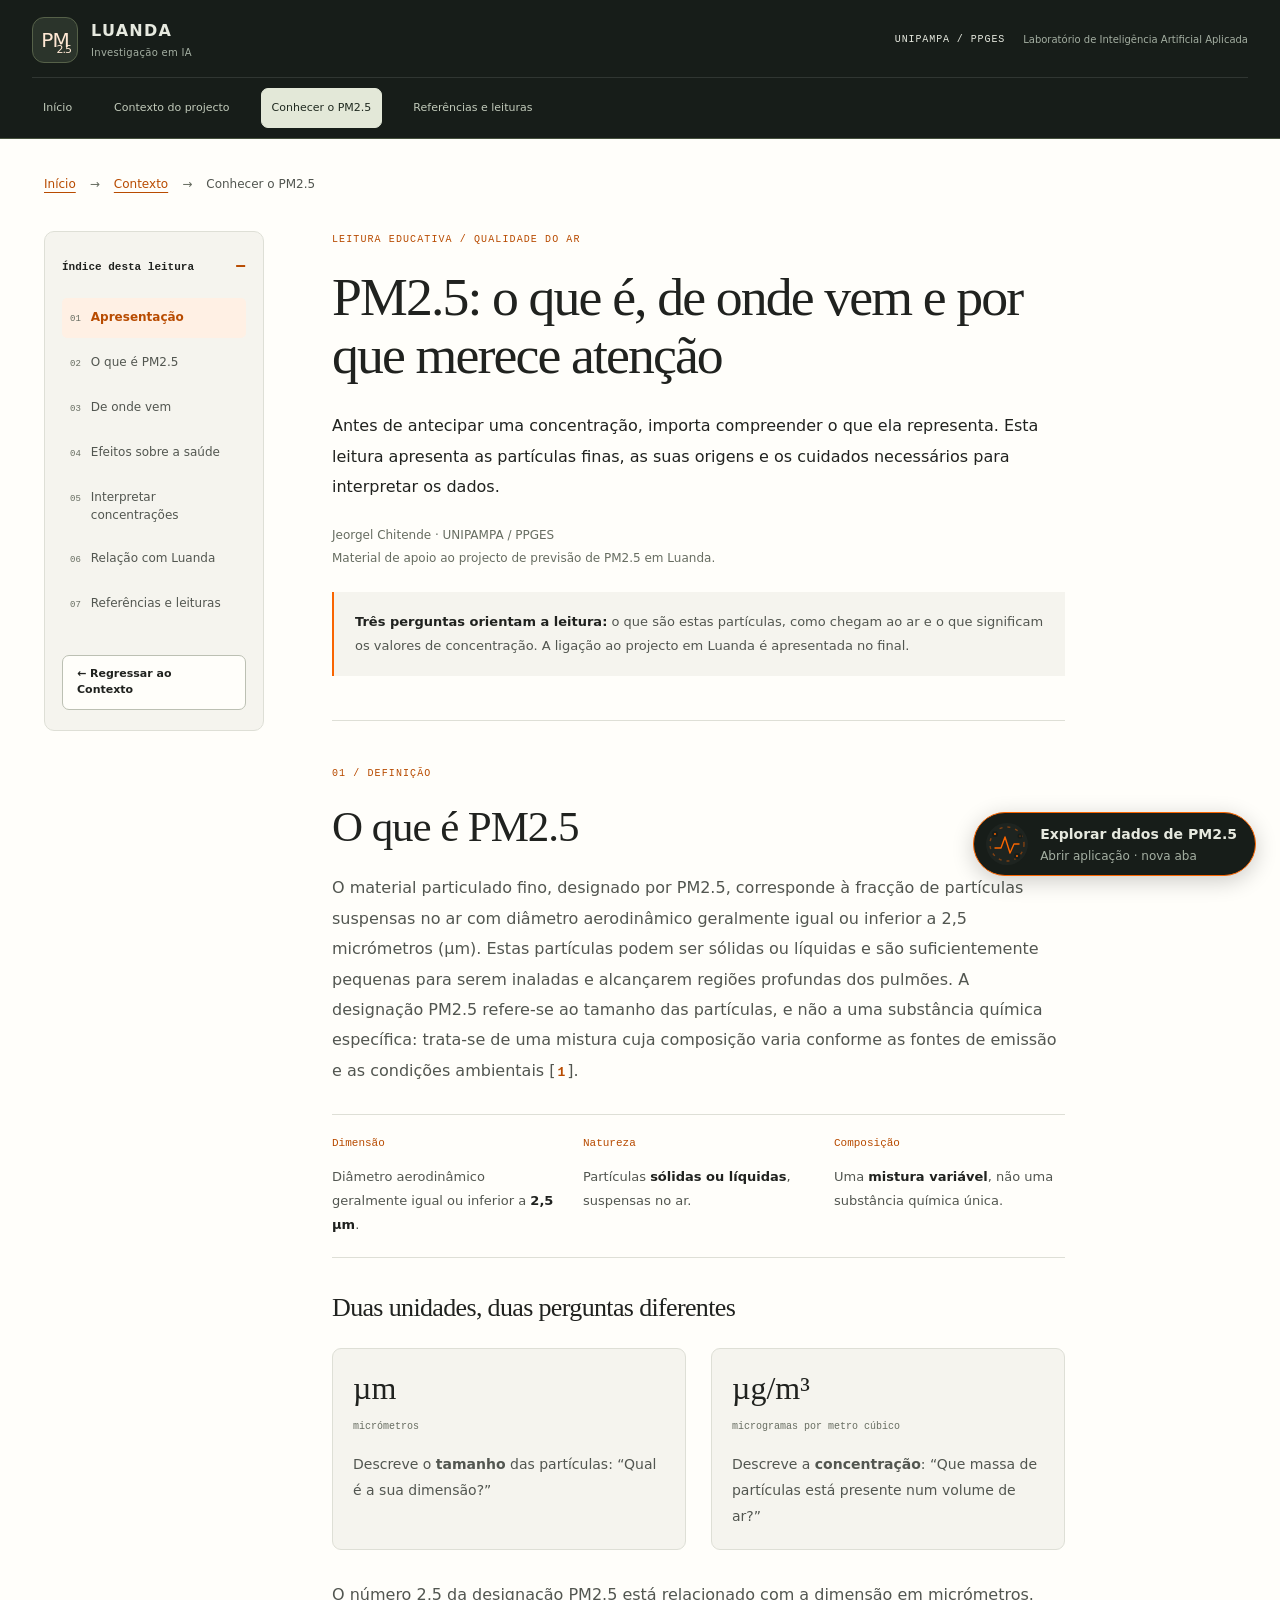
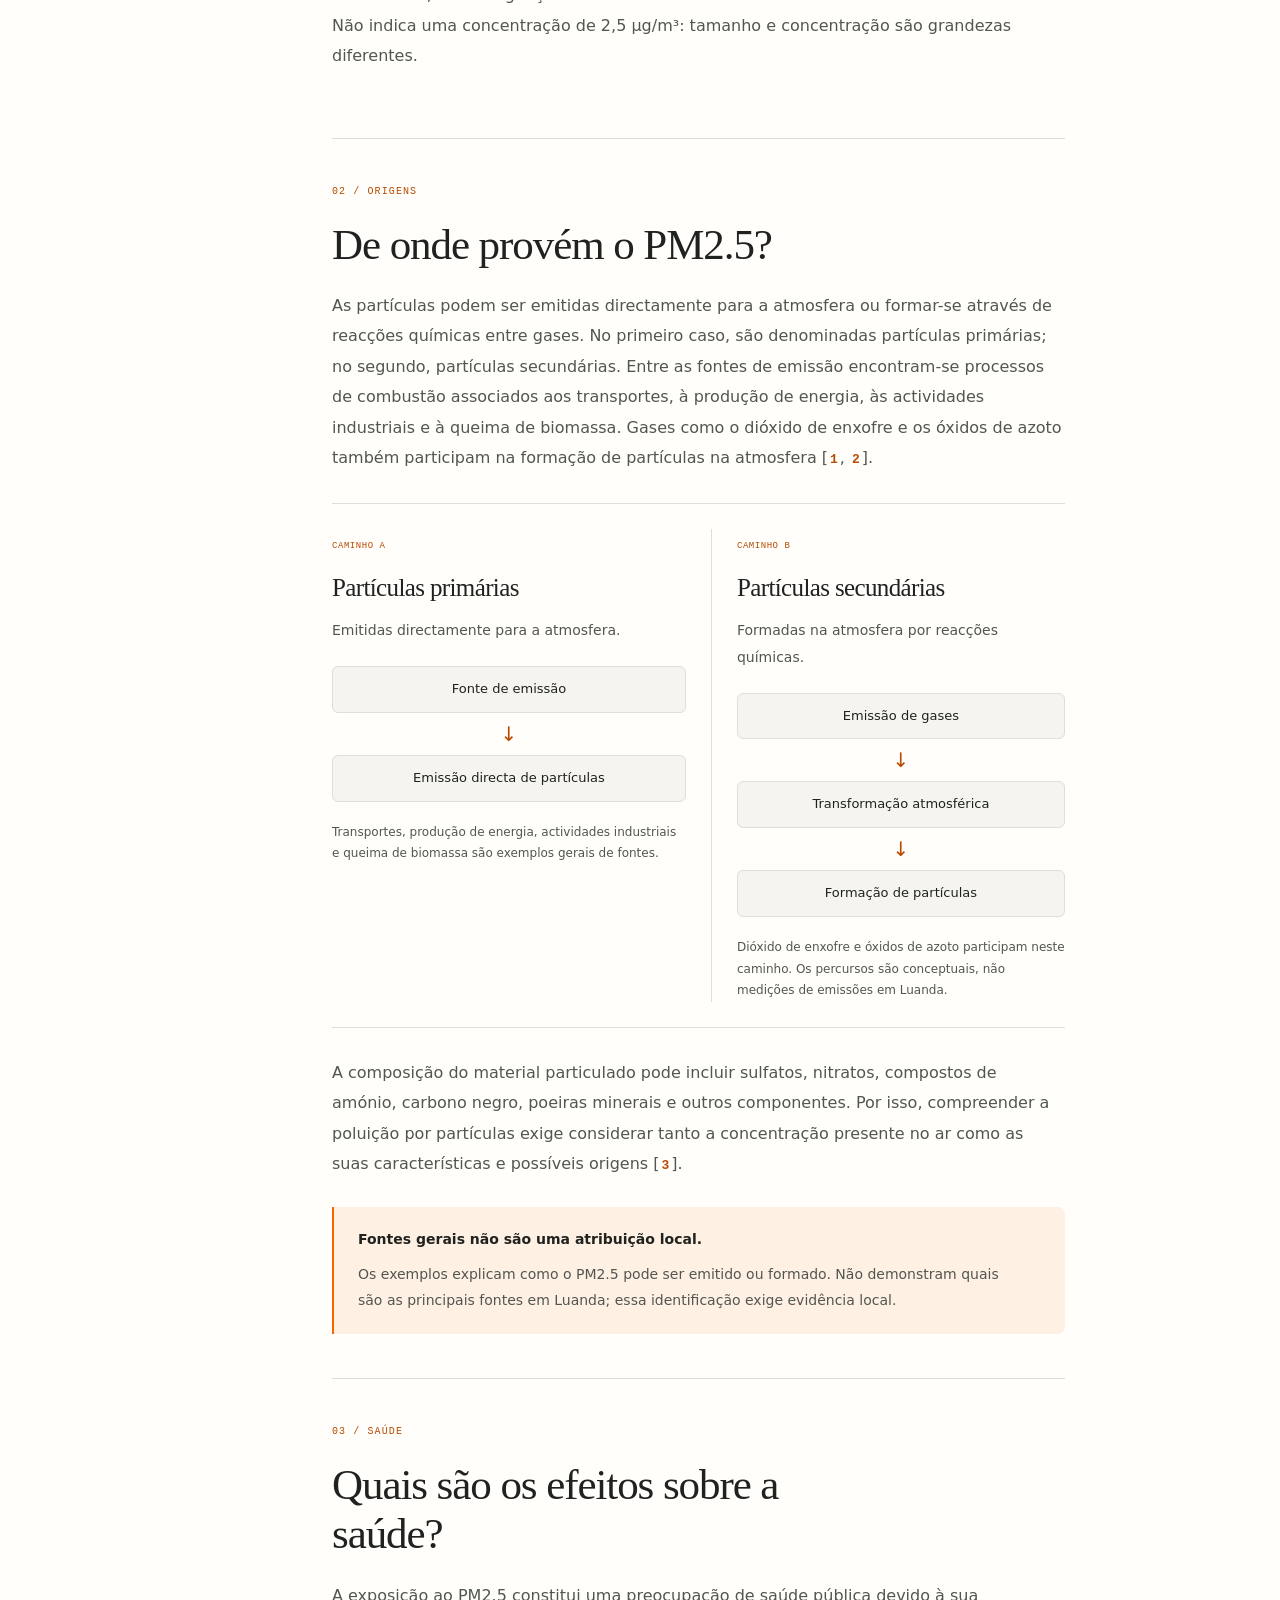
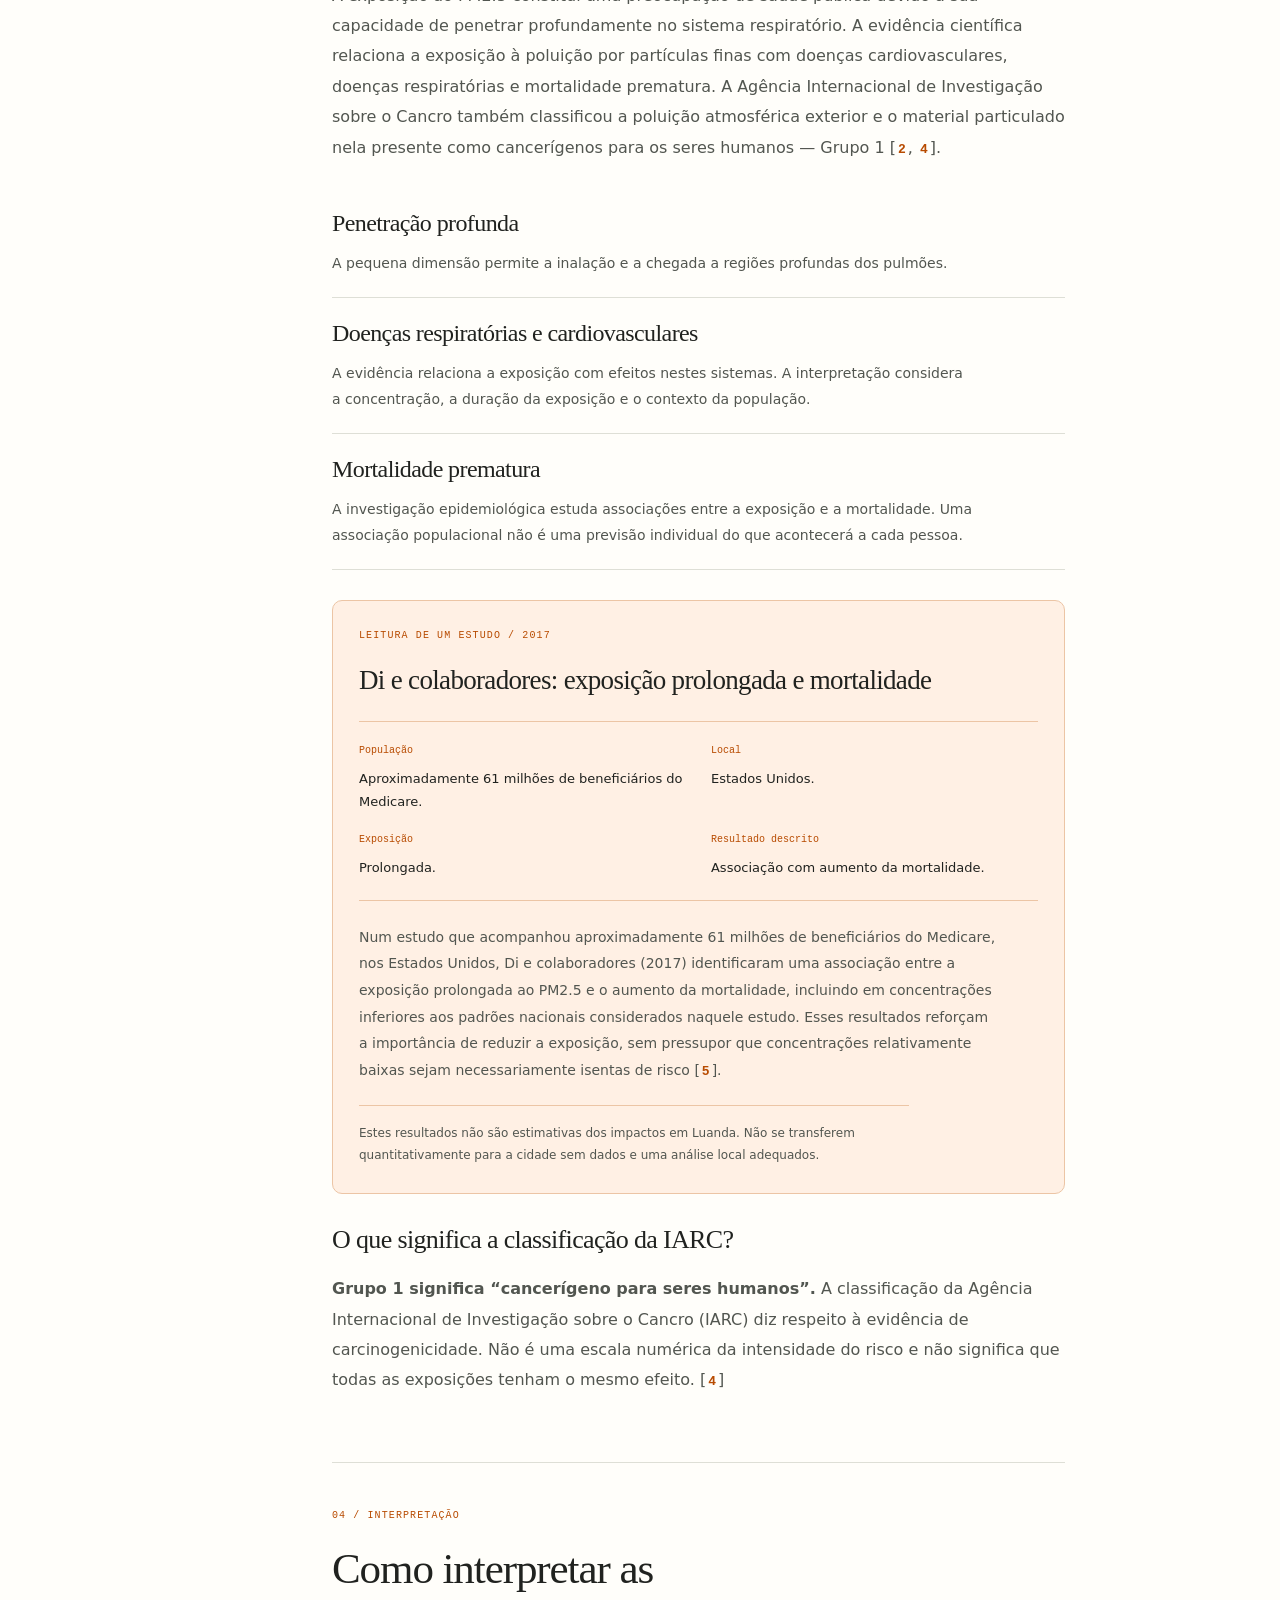
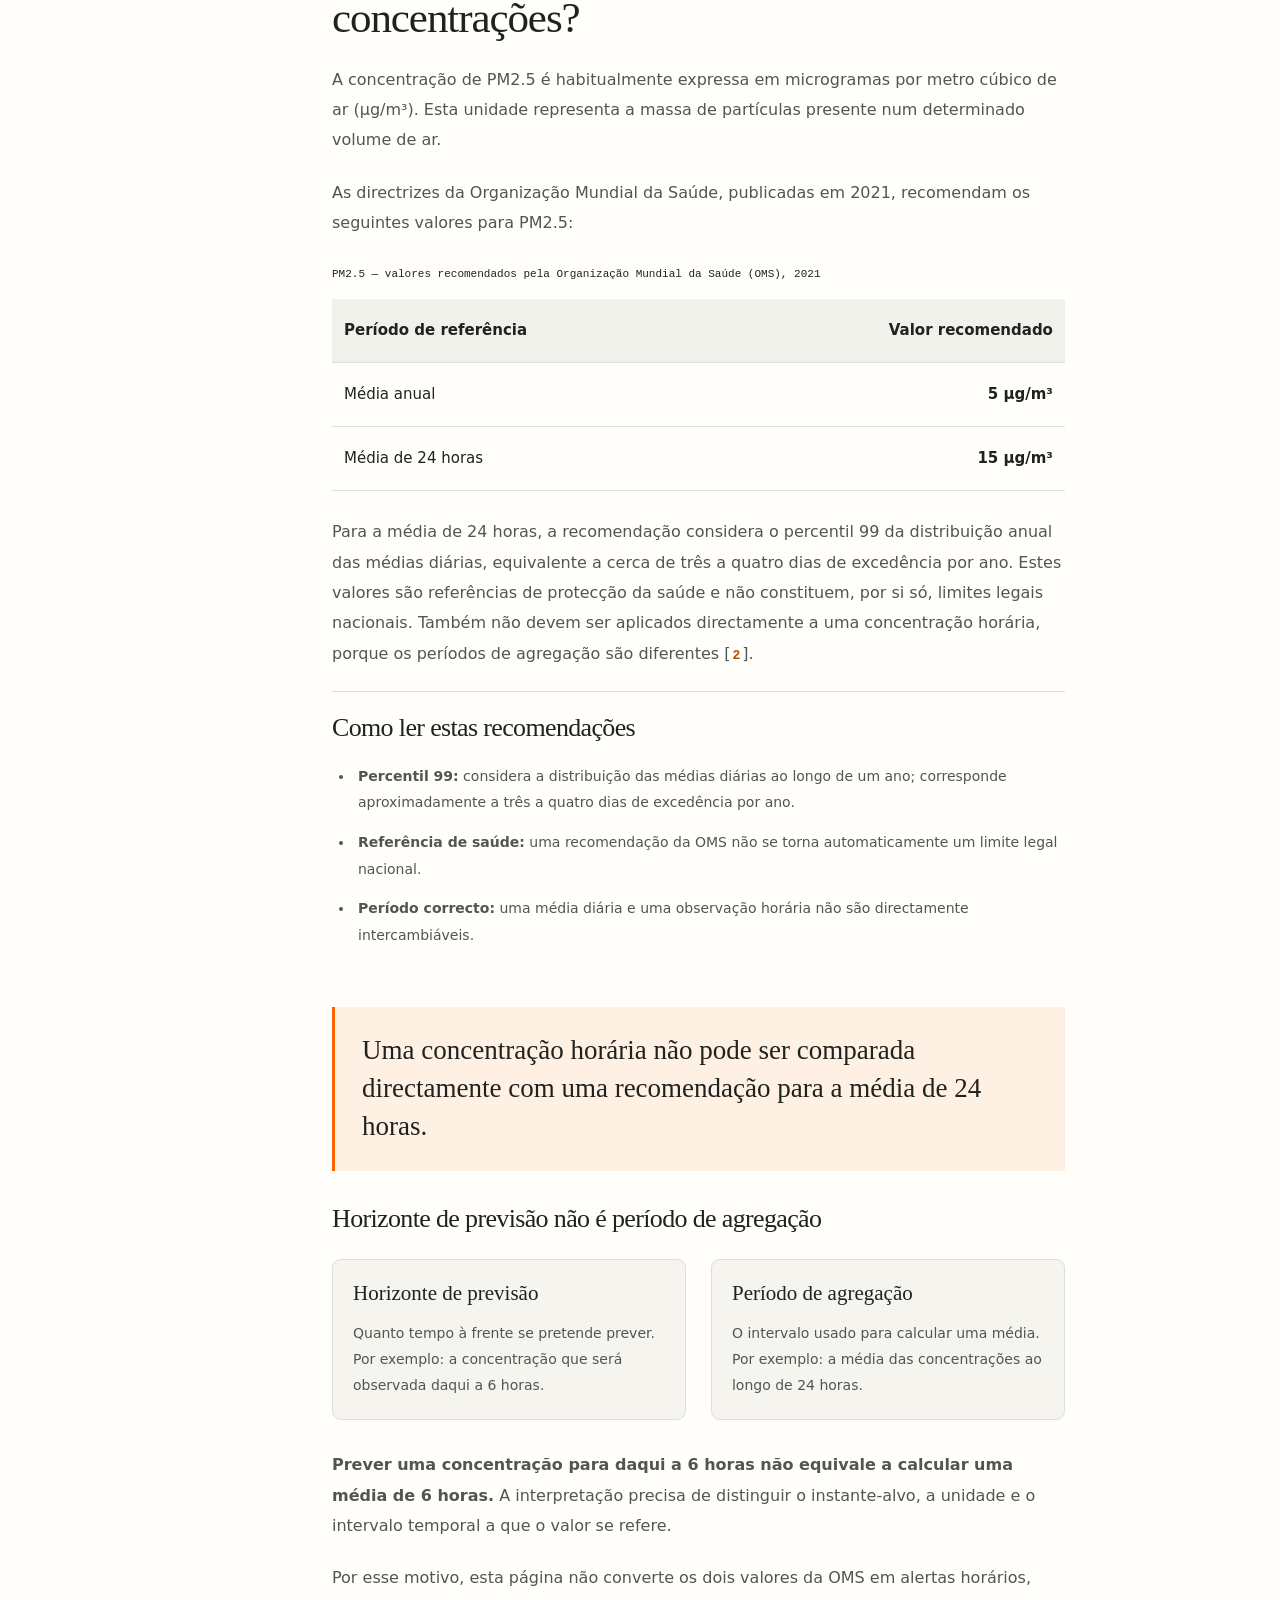
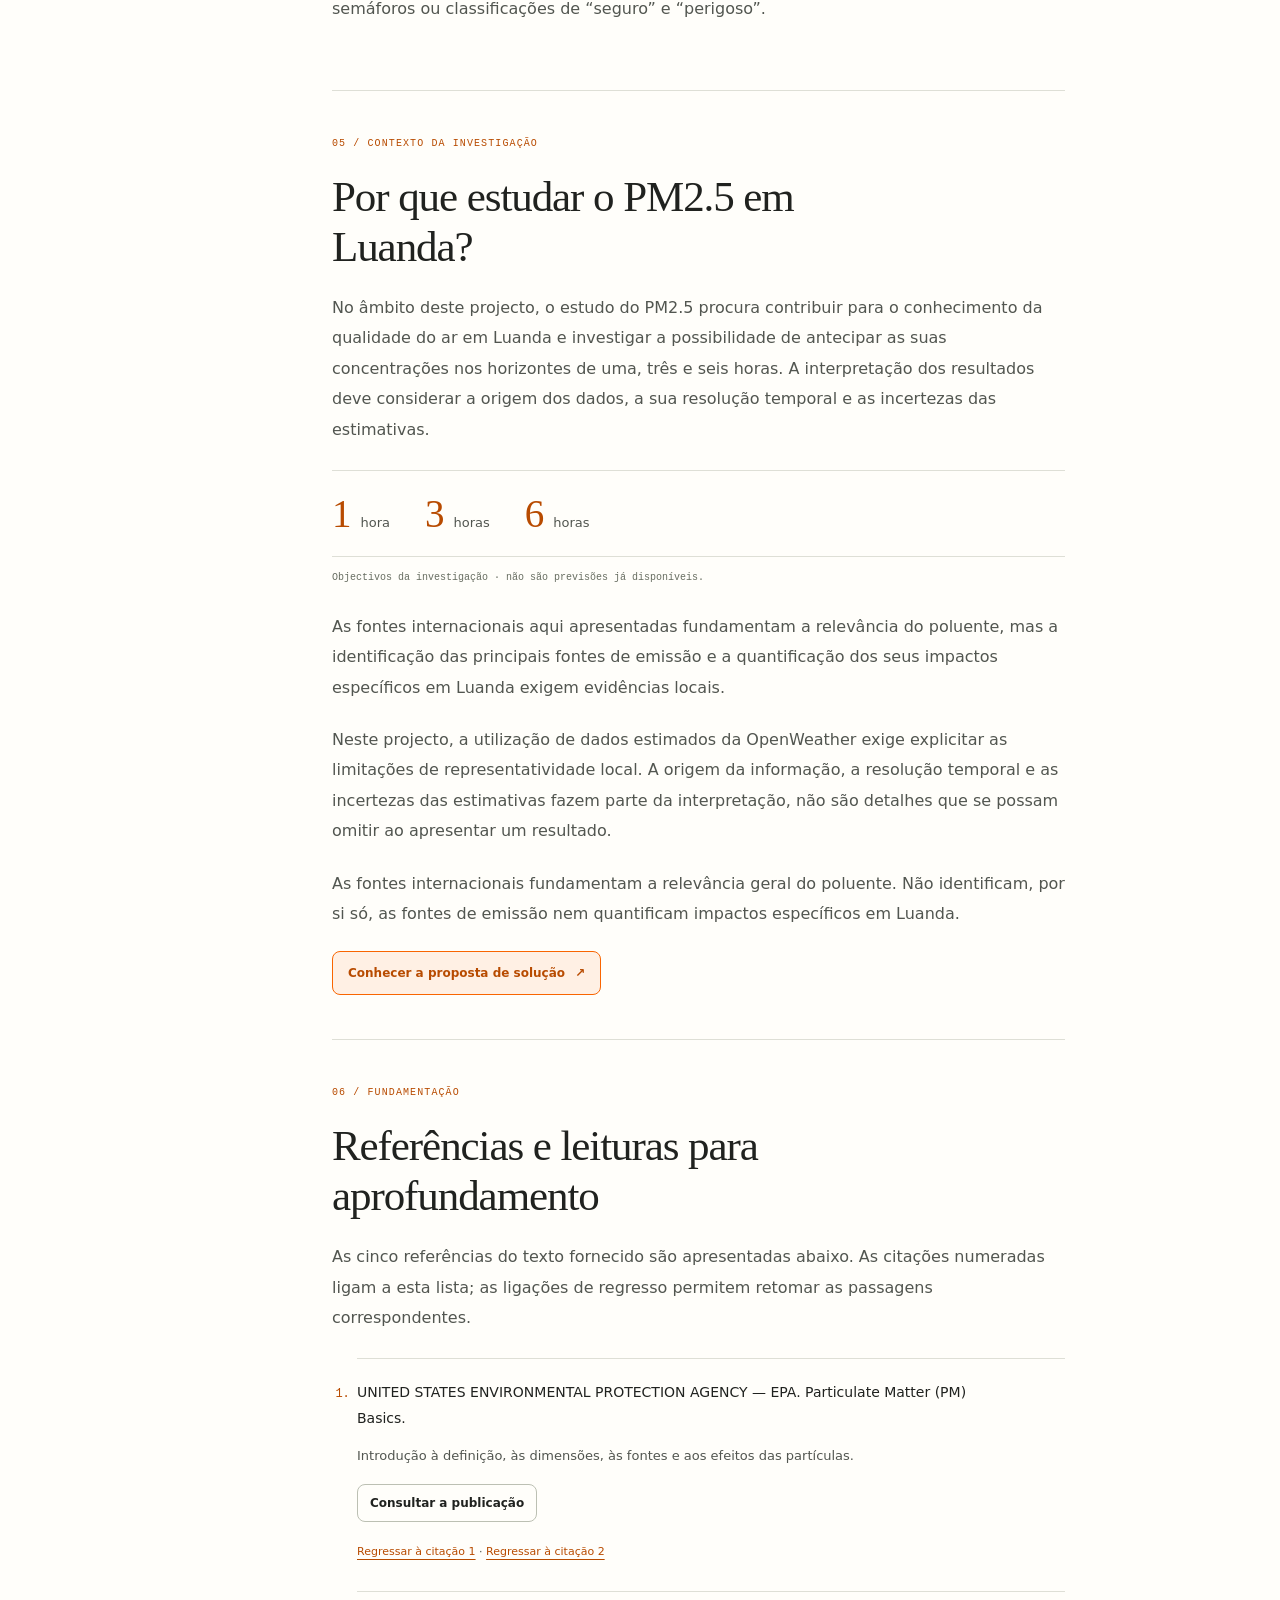
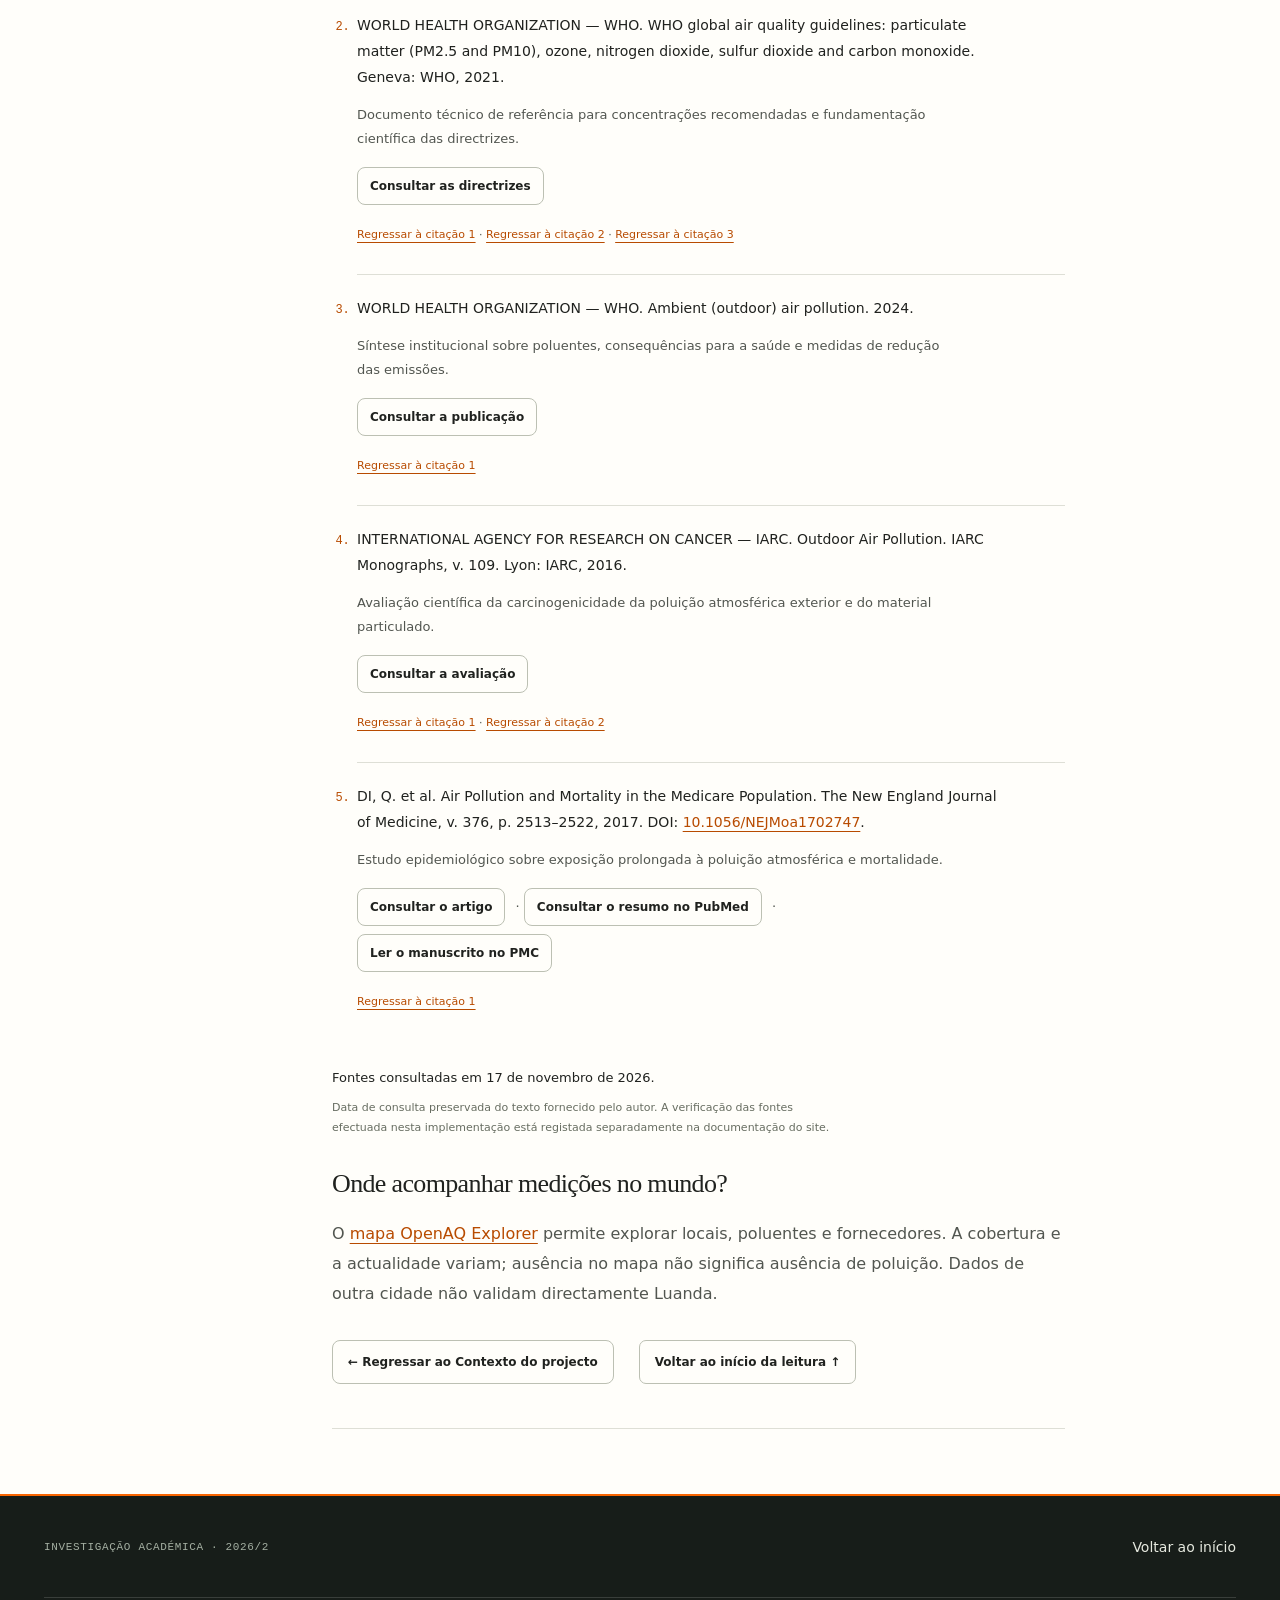
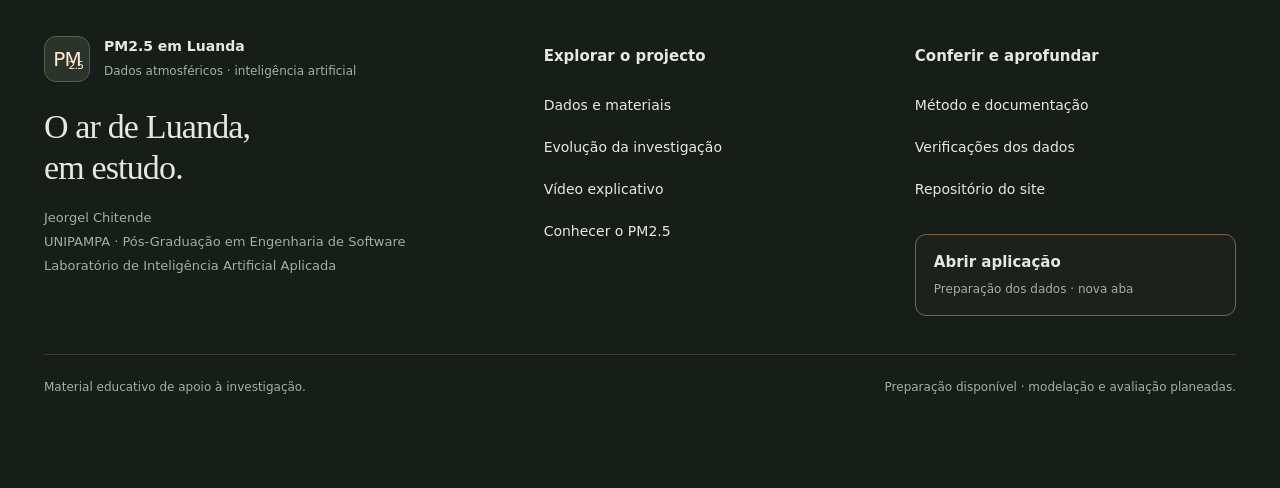
<file: pm25.html>
<!doctype html>
<html lang="pt">
<head>
<meta charset="utf-8"><meta name="viewport" content="width=device-width, initial-scale=1">
<title>PM2.5: o que é, de onde vem e por que merece atenção | Jeorgel Chitende</title>
<meta name="description" content="Conheça o PM2.5: definição, fontes, efeitos sobre a saúde, directrizes da OMS e cuidados ao interpretar concentrações horárias no projecto de Luanda.">
<meta name="color-scheme" content="light dark"><meta name="theme-color" content="#fafafa"><meta name="theme-color" content="#101010" media="(prefers-color-scheme: dark)">
<meta property="og:type" content="article"><meta property="og:locale" content="pt_PT"><meta property="og:title" content="PM2.5: o que é, de onde vem e por que merece atenção"><meta property="og:description" content="Uma leitura educativa sobre partículas finas, saúde e interpretação das concentrações, ligada à investigação de PM2.5 em Luanda."><meta property="og:url" content="https://liaa-jeorgel.github.io/pm25.html"><meta property="og:image" content="https://liaa-jeorgel.github.io/assets/social.png"><meta property="og:image:alt" content="Projecto académico de previsão de PM2.5 em Luanda">
<link rel="icon" type="image/svg+xml" href="assets/favicon.svg"><link rel="stylesheet" href="assets/style.css"><link rel="stylesheet" href="assets/education.css"><script src="assets/motion.js" defer></script>
<script src="assets/education.js" defer></script><script src="assets/reading-progress.js" defer></script>
</head>
<body class="education-page">
<div class="reading-progress" role="progressbar" aria-label="Progresso de leitura da página" aria-valuemin="0" aria-valuemax="100" aria-valuenow="0" hidden><span class="reading-progress-fill"></span></div>
<a class="skip" href="#principal">Saltar para o conteúdo</a>
<header class="header"><div class="container header-inner"><a class="brand" href="index.html"><span class="brand-icon" aria-hidden="true">PM<sub>2.5</sub></span><span>LUANDA<span class="brand-light">Investigação em IA</span></span></a><button class="menu-toggle" aria-expanded="false" aria-controls="menu" hidden>Explorar <span aria-hidden="true">☰</span></button><div class="sidebar-identity"><span>UNIPAMPA / PPGES</span><span>Laboratório de Inteligência Artificial Aplicada</span></div><nav id="menu" aria-label="Navegação principal"><a href="index.html">Início</a><a href="index.html#contexto">Contexto do projecto</a><a href="#apresentacao" aria-current="page">Conhecer o PM2.5</a><a href="#leituras">Referências e leituras</a></nav></div></header>
<main id="principal" class="education-main" tabindex="-1">
<nav class="education-breadcrumbs container" aria-label="Caminho de navegação"><a href="index.html">Início</a><span aria-hidden="true">→</span><a href="index.html#contexto">Contexto</a><span aria-hidden="true">→</span><span aria-current="page">Conhecer o PM2.5</span></nav>
<div class="education-layout container"><aside class="education-sidebar"><details class="education-toc" open><summary>Índice desta leitura <span aria-hidden="true">＋</span></summary><nav aria-label="Índice da página educativa"><a href="#apresentacao"><span>01</span> Apresentação</a><a href="#o-que-e"><span>02</span> O que é PM2.5</a><a href="#origem"><span>03</span> De onde vem</a><a href="#saude"><span>04</span> Efeitos sobre a saúde</a><a href="#concentracoes"><span>05</span> Interpretar concentrações</a><a href="#luanda"><span>06</span> Relação com Luanda</a><a href="#leituras"><span>07</span> Referências e leituras</a></nav><a class="education-back action-link compact" href="index.html#contexto">← Regressar ao Contexto</a></details></aside>
<article class="education-article" aria-labelledby="education-title">
<section id="apresentacao" class="education-section education-presentation" tabindex="-1"><p class="eyebrow">LEITURA EDUCATIVA / QUALIDADE DO AR</p><h1 id="education-title">PM2.5: o que é, de onde vem e por que merece atenção</h1><p class="education-lead">Antes de antecipar uma concentração, importa compreender o que ela representa. Esta leitura apresenta as partículas finas, as suas origens e os cuidados necessários para interpretar os dados.</p><p class="education-byline">Jeorgel Chitende · UNIPAMPA / PPGES<br>Material de apoio ao projecto de previsão de PM2.5 em Luanda.</p><div class="education-reading-note"><strong>Três perguntas orientam a leitura:</strong> o que são estas partículas, como chegam ao ar e o que significam os valores de concentração. A ligação ao projecto em Luanda é apresentada no final.</div></section>
<section id="o-que-e" class="education-section" tabindex="-1"><p class="eyebrow">01 / DEFINIÇÃO</p><h2>O que é PM2.5</h2><p data-original="definition">O material particulado fino, designado por PM2.5, corresponde à fracção de partículas suspensas no ar com diâmetro aerodinâmico geralmente igual ou inferior a 2,5 micrómetros (µm). Estas partículas podem ser sólidas ou líquidas e são suficientemente pequenas para serem inaladas e alcançarem regiões profundas dos pulmões. A designação PM2.5 refere-se ao tamanho das partículas, e não a uma substância química específica: trata-se de uma mistura cuja composição varia conforme as fontes de emissão e as condições ambientais [<a id="cit-definition-1" class="citation" href="#ref-1" aria-label="Referência 1">1</a>].</p><dl class="education-concepts"><div><dt>Dimensão</dt><dd>Diâmetro aerodinâmico geralmente igual ou inferior a <strong>2,5 µm</strong>.</dd></div><div><dt>Natureza</dt><dd>Partículas <strong>sólidas ou líquidas</strong>, suspensas no ar.</dd></div><div><dt>Composição</dt><dd>Uma <strong>mistura variável</strong>, não uma substância química única.</dd></div></dl><h3>Duas unidades, duas perguntas diferentes</h3><dl class="education-units"><div><dt>µm <span>micrómetros</span></dt><dd>Descreve o <strong>tamanho</strong> das partículas: “Qual é a sua dimensão?”</dd></div><div><dt>µg/m³ <span>microgramas por metro cúbico</span></dt><dd>Descreve a <strong>concentração</strong>: “Que massa de partículas está presente num volume de ar?”</dd></div></dl><p>O número 2,5 da designação PM2.5 está relacionado com a dimensão em micrómetros. Não indica uma concentração de 2,5 µg/m³: tamanho e concentração são grandezas diferentes.</p></section>
<section id="origem" class="education-section" tabindex="-1"><p class="eyebrow">02 / ORIGENS</p><h2>De onde provém o PM2.5?</h2><p data-original="origins">As partículas podem ser emitidas directamente para a atmosfera ou formar-se através de reacções químicas entre gases. No primeiro caso, são denominadas partículas primárias; no segundo, partículas secundárias. Entre as fontes de emissão encontram-se processos de combustão associados aos transportes, à produção de energia, às actividades industriais e à queima de biomassa. Gases como o dióxido de enxofre e os óxidos de azoto também participam na formação de partículas na atmosfera [<a id="cit-origins-1" class="citation" href="#ref-1" aria-label="Referência 1">1</a>, <a id="cit-origins-2" class="citation" href="#ref-2" aria-label="Referência 2">2</a>].</p><div class="education-paths"><section aria-labelledby="primary-title"><span class="education-path-label">CAMINHO A</span><h3 id="primary-title">Partículas primárias</h3><p>Emitidas directamente para a atmosfera.</p><ol class="education-flow"><li>Fonte de emissão</li><li aria-hidden="true">↓</li><li>Emissão directa de partículas</li></ol><p class="education-flow-note">Transportes, produção de energia, actividades industriais e queima de biomassa são exemplos gerais de fontes.</p></section><section aria-labelledby="secondary-title"><span class="education-path-label">CAMINHO B</span><h3 id="secondary-title">Partículas secundárias</h3><p>Formadas na atmosfera por reacções químicas.</p><ol class="education-flow"><li>Emissão de gases</li><li aria-hidden="true">↓</li><li>Transformação atmosférica</li><li aria-hidden="true">↓</li><li>Formação de partículas</li></ol><p class="education-flow-note">Dióxido de enxofre e óxidos de azoto participam neste caminho. Os percursos são conceptuais, não medições de emissões em Luanda.</p></section></div><p data-original="composition">A composição do material particulado pode incluir sulfatos, nitratos, compostos de amónio, carbono negro, poeiras minerais e outros componentes. Por isso, compreender a poluição por partículas exige considerar tanto a concentração presente no ar como as suas características e possíveis origens [<a id="cit-composition-3" class="citation" href="#ref-3" aria-label="Referência 3">3</a>].</p><aside class="note"><strong>Fontes gerais não são uma atribuição local.</strong><p>Os exemplos explicam como o PM2.5 pode ser emitido ou formado. Não demonstram quais são as principais fontes em Luanda; essa identificação exige evidência local.</p></aside></section>
<section id="saude" class="education-section" tabindex="-1"><p class="eyebrow">03 / SAÚDE</p><h2>Quais são os efeitos sobre a saúde?</h2><p data-original="health">A exposição ao PM2.5 constitui uma preocupação de saúde pública devido à sua capacidade de penetrar profundamente no sistema respiratório. A evidência científica relaciona a exposição à poluição por partículas finas com doenças cardiovasculares, doenças respiratórias e mortalidade prematura. A Agência Internacional de Investigação sobre o Cancro também classificou a poluição atmosférica exterior e o material particulado nela presente como cancerígenos para os seres humanos — Grupo 1 [<a id="cit-health-2" class="citation" href="#ref-2" aria-label="Referência 2">2</a>, <a id="cit-health-4" class="citation" href="#ref-4" aria-label="Referência 4">4</a>].</p><ol class="education-health-route"><li><h3>Penetração profunda</h3><p>A pequena dimensão permite a inalação e a chegada a regiões profundas dos pulmões.</p></li><li><h3>Doenças respiratórias e cardiovasculares</h3><p>A evidência relaciona a exposição com efeitos nestes sistemas. A interpretação considera a concentração, a duração da exposição e o contexto da população.</p></li><li><h3>Mortalidade prematura</h3><p>A investigação epidemiológica estuda associações entre a exposição e a mortalidade. Uma associação populacional não é uma previsão individual do que acontecerá a cada pessoa.</p></li></ol><aside class="education-study" aria-labelledby="study-title"><p class="eyebrow">LEITURA DE UM ESTUDO / 2017</p><h3 id="study-title">Di e colaboradores: exposição prolongada e mortalidade</h3><dl><div><dt>População</dt><dd>Aproximadamente 61 milhões de beneficiários do Medicare.</dd></div><div><dt>Local</dt><dd>Estados Unidos.</dd></div><div><dt>Exposição</dt><dd>Prolongada.</dd></div><div><dt>Resultado descrito</dt><dd>Associação com aumento da mortalidade.</dd></div></dl><p data-original="di">Num estudo que acompanhou aproximadamente 61 milhões de beneficiários do Medicare, nos Estados Unidos, Di e colaboradores (2017) identificaram uma associação entre a exposição prolongada ao PM2.5 e o aumento da mortalidade, incluindo em concentrações inferiores aos padrões nacionais considerados naquele estudo. Esses resultados reforçam a importância de reduzir a exposição, sem pressupor que concentrações relativamente baixas sejam necessariamente isentas de risco [<a id="cit-di-5" class="citation" href="#ref-5" aria-label="Referência 5">5</a>].</p><p class="education-study-limit">Estes resultados não são estimativas dos impactos em Luanda. Não se transferem quantitativamente para a cidade sem dados e uma análise local adequados.</p></aside><h3>O que significa a classificação da IARC?</h3><p><strong>Grupo 1 significa “cancerígeno para seres humanos”.</strong> A classificação da Agência Internacional de Investigação sobre o Cancro (IARC) diz respeito à evidência de carcinogenicidade. Não é uma escala numérica da intensidade do risco e não significa que todas as exposições tenham o mesmo efeito. [<a id="cit-iarc-4" class="citation" href="#ref-4" aria-label="Referência 4">4</a>]</p></section>
<section id="concentracoes" class="education-section" tabindex="-1"><p class="eyebrow">04 / INTERPRETAÇÃO</p><h2>Como interpretar as concentrações?</h2><p data-original="unit">A concentração de PM2.5 é habitualmente expressa em microgramas por metro cúbico de ar (µg/m³). Esta unidade representa a massa de partículas presente num determinado volume de ar.</p><p data-original="guidelines">As directrizes da Organização Mundial da Saúde, publicadas em 2021, recomendam os seguintes valores para PM2.5:</p><table class="education-guidelines" aria-describedby="guideline-interpretation"><caption>PM2.5 — valores recomendados pela Organização Mundial da Saúde (OMS), 2021</caption><thead><tr><th scope="col">Período de referência</th><th scope="col">Valor recomendado</th></tr></thead><tbody><tr><th scope="row">Média anual</th><td>5 µg/m³</td></tr><tr><th scope="row">Média de 24 horas</th><td>15 µg/m³</td></tr></tbody></table><div id="guideline-interpretation"><p data-original="percentile">Para a média de 24 horas, a recomendação considera o percentil 99 da distribuição anual das médias diárias, equivalente a cerca de três a quatro dias de excedência por ano. Estes valores são referências de protecção da saúde e não constituem, por si só, limites legais nacionais. Também não devem ser aplicados directamente a uma concentração horária, porque os períodos de agregação são diferentes [<a id="cit-percentile-2" class="citation" href="#ref-2" aria-label="Referência 2">2</a>].</p></div><div class="education-interpretation"><h3>Como ler estas recomendações</h3><ul><li><strong>Percentil 99:</strong> considera a distribuição das médias diárias ao longo de um ano; corresponde aproximadamente a três a quatro dias de excedência por ano.</li><li><strong>Referência de saúde:</strong> uma recomendação da OMS não se torna automaticamente um limite legal nacional.</li><li><strong>Período correcto:</strong> uma média diária e uma observação horária não são directamente intercambiáveis.</li></ul></div><blockquote class="education-warning">Uma concentração horária não pode ser comparada directamente com uma recomendação para a média de 24 horas.</blockquote><h3>Horizonte de previsão não é período de agregação</h3><dl class="education-time-concepts"><div><dt>Horizonte de previsão</dt><dd>Quanto tempo à frente se pretende prever. Por exemplo: a concentração que será observada daqui a 6 horas.</dd></div><div><dt>Período de agregação</dt><dd>O intervalo usado para calcular uma média. Por exemplo: a média das concentrações ao longo de 24 horas.</dd></div></dl><p><strong>Prever uma concentração para daqui a 6 horas não equivale a calcular uma média de 6 horas.</strong> A interpretação precisa de distinguir o instante-alvo, a unidade e o intervalo temporal a que o valor se refere.</p><p>Por esse motivo, esta página não converte os dois valores da OMS em alertas horários, semáforos ou classificações de “seguro” e “perigoso”.</p></section>
<section id="luanda" class="education-section" tabindex="-1"><p class="eyebrow">05 / CONTEXTO DA INVESTIGAÇÃO</p><h2>Por que estudar o PM2.5 em Luanda?</h2><p data-original="luanda1">No âmbito deste projecto, o estudo do PM2.5 procura contribuir para o conhecimento da qualidade do ar em Luanda e investigar a possibilidade de antecipar as suas concentrações nos horizontes de uma, três e seis horas. A interpretação dos resultados deve considerar a origem dos dados, a sua resolução temporal e as incertezas das estimativas.</p><div class="education-horizons" aria-label="Horizontes previstos na investigação"><span><strong>1</strong> hora</span><span><strong>3</strong> horas</span><span><strong>6</strong> horas</span></div><p class="education-horizons-note">Objectivos da investigação · não são previsões já disponíveis.</p><p data-original="luanda2">As fontes internacionais aqui apresentadas fundamentam a relevância do poluente, mas a identificação das principais fontes de emissão e a quantificação dos seus impactos específicos em Luanda exigem evidências locais.</p><p>Neste projecto, a utilização de dados estimados da OpenWeather exige explicitar as limitações de representatividade local. A origem da informação, a resolução temporal e as incertezas das estimativas fazem parte da interpretação, não são detalhes que se possam omitir ao apresentar um resultado.</p><p>As fontes internacionais fundamentam a relevância geral do poluente. Não identificam, por si só, as fontes de emissão nem quantificam impactos específicos em Luanda.</p><a class="button primary action-link" href="index.html#proposta">Conhecer a proposta de solução <span aria-hidden="true">↗</span></a></section>
<section id="leituras" class="education-section" tabindex="-1"><p class="eyebrow">06 / FUNDAMENTAÇÃO</p><h2>Referências e leituras para aprofundamento</h2><p>As cinco referências do texto fornecido são apresentadas abaixo. As citações numeradas ligam a esta lista; as ligações de regresso permitem retomar as passagens correspondentes.</p><ol class="education-references">
<li id="ref-1"><p class="reference-entry">UNITED STATES ENVIRONMENTAL PROTECTION AGENCY — EPA. <cite>Particulate Matter (PM) Basics.</cite></p><p>Introdução à definição, às dimensões, às fontes e aos efeitos das partículas.</p><p class="reference-links"><a href="https://www.epa.gov/pm-pollution/particulate-matter-pm-basics" class="action-link">Consultar a publicação</a></p><p class="reference-backlinks"><a href="#cit-definition-1">Regressar à citação 1</a> · <a href="#cit-origins-1">Regressar à citação 2</a></p></li><li id="ref-2"><p class="reference-entry">WORLD HEALTH ORGANIZATION — WHO. <cite>WHO global air quality guidelines: particulate matter (PM2.5 and PM10), ozone, nitrogen dioxide, sulfur dioxide and carbon monoxide.</cite> Geneva: WHO, 2021.</p><p>Documento técnico de referência para concentrações recomendadas e fundamentação científica das directrizes.</p><p class="reference-links"><a href="https://www.who.int/publications/i/item/9789240034228" class="action-link">Consultar as directrizes</a></p><p class="reference-backlinks"><a href="#cit-origins-2">Regressar à citação 1</a> · <a href="#cit-health-2">Regressar à citação 2</a> · <a href="#cit-percentile-2">Regressar à citação 3</a></p></li><li id="ref-3"><p class="reference-entry">WORLD HEALTH ORGANIZATION — WHO. <cite>Ambient (outdoor) air pollution.</cite> 2024.</p><p>Síntese institucional sobre poluentes, consequências para a saúde e medidas de redução das emissões.</p><p class="reference-links"><a href="https://www.who.int/news-room/fact-sheets/detail/ambient-(outdoor)-air-quality-and-health" class="action-link">Consultar a publicação</a></p><p class="reference-backlinks"><a href="#cit-composition-3">Regressar à citação 1</a></p></li><li id="ref-4"><p class="reference-entry">INTERNATIONAL AGENCY FOR RESEARCH ON CANCER — IARC. <cite>Outdoor Air Pollution.</cite> IARC Monographs, v. 109. Lyon: IARC, 2016.</p><p>Avaliação científica da carcinogenicidade da poluição atmosférica exterior e do material particulado.</p><p class="reference-links"><a href="https://publications.iarc.who.int/538" class="action-link">Consultar a avaliação</a></p><p class="reference-backlinks"><a href="#cit-health-4">Regressar à citação 1</a> · <a href="#cit-iarc-4">Regressar à citação 2</a></p></li><li id="ref-5"><p class="reference-entry">DI, Q. et al. <cite>Air Pollution and Mortality in the Medicare Population.</cite> The New England Journal of Medicine, v. 376, p. 2513–2522, 2017. DOI: <a href="https://doi.org/10.1056/NEJMoa1702747">10.1056/NEJMoa1702747</a>.</p><p>Estudo epidemiológico sobre exposição prolongada à poluição atmosférica e mortalidade.</p><p class="reference-links"><a href="https://www.nejm.org/doi/full/10.1056/NEJMoa1702747" class="action-link">Consultar o artigo</a> · <a href="https://pubmed.ncbi.nlm.nih.gov/28657878/" class="action-link">Consultar o resumo no PubMed</a> · <a href="https://pmc.ncbi.nlm.nih.gov/articles/PMC5766848/" class="action-link">Ler o manuscrito no PMC</a></p><p class="reference-backlinks"><a href="#cit-di-5">Regressar à citação 1</a></p></li></ol><p class="education-source-date">Fontes consultadas em 17 de novembro de 2026.</p><p class="education-date-note">Data de consulta preservada do texto fornecido pelo autor. A verificação das fontes efectuada nesta implementação está registada separadamente na documentação do site.</p><aside class="education-callout"><h3>Onde acompanhar medições no mundo?</h3><p>O <a href="https://explore.openaq.org/">mapa OpenAQ Explorer</a> permite explorar locais, poluentes e fornecedores. A cobertura e a actualidade variam; ausência no mapa não significa ausência de poluição. Dados de outra cidade não validam directamente Luanda.</p></aside><div class="education-ending"><a class="button secondary action-link" href="index.html#contexto">← Regressar ao Contexto do projecto</a><a href="#apresentacao" class="action-link compact">Voltar ao início da leitura ↑</a></div></section>
</article></div></main>
<footer class="footer site-footer"><div class="container"><div class="footer-topline"><span>INVESTIGAÇÃO ACADÉMICA · 2026/2</span><a class="footer-back" href="#apresentacao">Voltar ao início</a></div><div class="footer-grid"><div class="footer-identity"><a class="footer-brand" href="index.html#inicio"><span class="brand-icon" aria-hidden="true">PM<sub>2.5</sub></span><span>PM2.5 em Luanda<small>Dados atmosféricos · inteligência artificial</small></span></a><h2>O ar de Luanda,<br>em estudo.</h2><p>Jeorgel Chitende<br>UNIPAMPA · Pós-Graduação em Engenharia de Software<br>Laboratório de Inteligência Artificial Aplicada</p></div><nav class="footer-navigation" aria-label="Explorar o projecto pelo rodapé"><h3>Explorar o projecto</h3><a href="index.html#materiais">Dados e materiais</a><a href="index.html#evolucao">Evolução da investigação</a><a href="index.html#video">Vídeo explicativo</a><a href="pm25.html">Conhecer o PM2.5</a></nav><div class="footer-resources"><h3>Conferir e aprofundar</h3><a href="metodo.html">Método e documentação</a><a href="assets/data/audit.json">Verificações dos dados</a><a href="https://github.com/liaa-jeorgel/liaa-jeorgel.github.io">Repositório do site</a><a class="footer-app" href="http://wsfp2atmwl3xryh4pytcezfb.167.86.119.55.sslip.io/#preparacao" target="_blank" rel="noopener noreferrer"><strong>Abrir aplicação</strong><span>Preparação dos dados · nova aba</span></a></div></div><div class="footer-bottom"><p>Material educativo de apoio à investigação.</p><p>Preparação disponível · modelação e avaliação planeadas.</p></div></div></footer>
<a class="application-float" href="http://wsfp2atmwl3xryh4pytcezfb.167.86.119.55.sslip.io/#preparacao" target="_blank" rel="noopener noreferrer"><span class="application-orbit" aria-hidden="true"><svg viewBox="0 0 40 40" focusable="false"><circle class="application-ring" cx="20" cy="20" r="17"/><path class="application-signal" d="M8 24h6l4-11 5 16 4-9h5"/><circle class="application-particle particle-one" cx="8" cy="10" r="2"/><circle class="application-particle particle-two" cx="33" cy="12" r="1.5"/><circle class="application-particle particle-three" cx="30" cy="32" r="2"/></svg></span><span class="application-label"><strong>Explorar dados de PM2.5</strong><small>Abrir aplicação · nova aba</small></span></a>
</body></html>
</file>
<file: assets/style.css>
/* Caderno de investigação · tipografia editorial, metadados técnicos e SVG nativo. */
:root{color-scheme:light;--accent:#f96501;--accent-strong:#b84b00;--accent-soft:#fff0e4;--ink:#20221f;--body:#525650;--muted:#676d61;--paper:#fffefa;--soft:#f5f4ee;--line:#dedfd6;--line-strong:#bcc0b3;--accent-line:#ecc5a5;--chip:#f0f1ea;--sidebar-width:246px;--header-offset:0px;--max:1240px;--radius:12px;--space:72px;--font:Inter,ui-sans-serif,system-ui,-apple-system,sans-serif;--serif:Georgia,'Times New Roman',serif;--mono:ui-monospace,SFMono-Regular,Consolas,monospace;--side:#171d19;--side-text:#e6e9df;--side-muted:#a4afa2;--diagram:#19231e}
@media(prefers-color-scheme:dark){:root{color-scheme:dark;--ink:#eeeee4;--body:#c0c5b9;--muted:#a0a797;--paper:#161c18;--soft:#1d241f;--line:#354036;--line-strong:#60705e;--accent:#ff934b;--accent-strong:#ffb17c;--accent-soft:#38281b;--accent-line:#7c5230;--chip:#293329;--side:#101612;--diagram:#101a14}}
*{box-sizing:border-box}html{scroll-behavior:smooth;scroll-padding-top:calc(var(--header-offset) + 22px)}body{margin:0;background:var(--paper);color:var(--body);font:16px/1.8 var(--font);font-synthesis:none}button,input{font:inherit}a{color:var(--accent-strong);text-underline-offset:4px}a:hover{color:var(--ink)}a:focus-visible,button:focus-visible,summary:focus-visible,input:focus-visible{outline:3px solid var(--accent-strong);outline-offset:5px}button{cursor:pointer}button[hidden],[hidden]{display:none!important}h1,h2,h3,h4{color:var(--ink);margin:0 0 22px;line-height:1.18;letter-spacing:-.025em}h1,h2{font-family:var(--serif);font-weight:400}h1{font-size:clamp(38px,3.9vw,62px);line-height:1.05;letter-spacing:-.045em}h1 span{color:var(--accent-strong)}h2{font-size:clamp(32px,3.5vw,50px)}h3{font-size:21px;font-weight:600}h4{font-size:15px;margin:24px 0 8px}p{margin:0 0 22px;overflow-wrap:break-word}svg,img{max-width:100%}svg{display:block;width:100%;height:auto}.container{width:min(var(--max),calc(100% - 88px));margin:auto}.small,.source-line{font-size:13px;line-height:1.85}.skip{position:fixed;z-index:100;top:-140px;left:20px;padding:12px 20px;background:var(--paper);color:var(--ink)}.skip:focus{top:15px}
/* Navegação lateral persistente. */
.header,html:not(.js) .header{position:fixed;inset:0 auto 0 0;width:var(--sidebar-width);height:100dvh;overflow-y:auto;background:var(--side);border-right:1px solid #ffffff12;z-index:30;color:var(--side-text)}.header .header-inner{width:100%;min-height:100%;padding:30px 19px 20px;display:flex;flex-direction:column;align-items:stretch;gap:0}.brand{display:flex;align-items:center;gap:13px;font-weight:650;text-decoration:none;line-height:1.2;letter-spacing:.08em;color:var(--ink)}.header .brand{color:var(--side-text);font-size:16px}.brand-icon{display:grid;place-items:center;position:relative;width:46px;height:46px;flex-shrink:0;color:#ffe8d4;background:#2b342b;border:1px solid #566149;border-radius:12px;letter-spacing:-.05em;font-size:20px;font-weight:500}.brand-icon sub{font-size:11px;position:absolute;bottom:6px;right:6px}.brand-light{display:block;font-size:10px;color:var(--side-muted);font-weight:400;letter-spacing:.03em;margin-top:6px}.sidebar-identity{display:flex;flex-direction:column;gap:8px;margin-top:28px;border-top:1px solid #ffffff1c;padding-top:20px;font-size:11px;line-height:1.6;color:var(--side-muted)}.sidebar-identity>span:first-child{font:10px/1.6 var(--mono);letter-spacing:.09em;color:var(--side-text)}.sidebar-caption{font:9px/1.6 var(--mono);letter-spacing:.1em;color:var(--side-muted);margin:28px 9px 12px}.header nav{display:flex;flex-direction:column;gap:5px}.header nav a{position:relative;display:flex;align-items:center;gap:11px;min-height:45px;padding:11px 10px;color:#c1caba;text-decoration:none;border:1px solid transparent;border-radius:7px;font-size:12px;line-height:1.4;transition:background .2s,color .2s,transform .2s}.header nav a:hover{background:#ffffff09;color:#fff;transform:translateX(3px)}.nav-number{font:10px var(--mono);color:#85917e}.nav-arrow{margin-left:auto;opacity:0;transform:translate(-4px,4px);transition:opacity .2s,transform .2s}.header nav a[aria-current=page]{background:#e3e8d8;color:#202a20;border-color:#e3e8d8}.header nav a[aria-current=page] .nav-number{color:#61705a}.header nav a[aria-current=page] .nav-arrow,.header nav a:hover .nav-arrow{opacity:1;transform:none}.sidebar-bottom{margin-top:auto;padding:30px 7px 0}.sidebar-author{display:flex;align-items:center;gap:12px;font:12px var(--mono);color:#d8dfcc}.sidebar-author>span{font:12px/1.5 var(--font)}.sidebar-author small{display:block;font-size:10px;color:var(--side-muted);margin-top:3px}.sidebar-edition{display:block;font:9px/1.6 var(--mono);color:var(--side-muted);letter-spacing:.07em;margin-top:20px}.motion-toggle{display:flex;align-items:center;gap:12px;padding:10px 0;margin-top:16px;min-height:40px;border:0;background:none;color:var(--side-muted);font-size:11px}.motion-toggle:hover{color:#fff}.menu-toggle{display:none}
/* Área de leitura e capítulos. */
#principal,.footer{margin-left:var(--sidebar-width)}#principal{min-height:calc(100dvh - 110px)}#principal:focus,.section:focus,.hero:focus{outline:none}.workspace-toolbar{display:flex;align-items:center;gap:25px;padding:19px 44px;border-bottom:1px solid var(--line);font:9px/1.5 var(--mono);letter-spacing:.07em;color:var(--muted);min-height:58px}.workspace-toolbar a{margin-left:auto;text-decoration:none;color:var(--body)}.current-chapter{border-left:1px solid var(--line-strong);padding-left:23px;color:var(--ink)}.section{padding-top:var(--space);padding-bottom:var(--space)}.eyebrow{font:10px/1.7 var(--mono);font-weight:500;letter-spacing:.11em;color:var(--accent-strong);margin-bottom:25px}.dot{display:inline-block;width:6px;height:6px;margin-right:7px;border-radius:50%;background:var(--accent)}.section-heading{max-width:790px;margin-bottom:40px}.section-heading p:last-child{max-width:670px}.section-label{font:9px/1.7 var(--mono);letter-spacing:.07em}.heading-row{display:flex;justify-content:space-between;gap:25px;align-items:end;max-width:none}.heading-row h2{margin:0}.chapter-navigation{display:flex;justify-content:space-between;gap:25px;padding:30px 44px;border-top:1px solid var(--line);background:var(--soft)}.chapter-navigation a{display:flex;flex-direction:column;gap:8px;color:var(--ink);text-decoration:none;min-height:52px;max-width:47%}.chapter-navigation a:hover strong{color:var(--accent-strong)}.chapter-navigation a:last-child{text-align:right;margin-left:auto}.chapter-navigation span{font:9px var(--mono);color:var(--muted);letter-spacing:.08em}.chapter-navigation strong{font:20px var(--serif)}.footer{border-top:1px solid var(--line);padding:25px 0}.footer .container{display:flex;align-items:center;justify-content:space-between;gap:25px}.footer .brand{font-size:14px;letter-spacing:-.02em;gap:6px}.footer .brand-light{display:inline;font-size:13px;margin:0;color:var(--muted)}.footer p{margin:0;font-size:10px;line-height:1.7}.footer a:last-child{font-size:11px;text-decoration:none}
/* Abertura editorial. */
.hero{padding-top:48px;background:var(--paper)}.hero-grid{display:grid;grid-template-columns:1.08fr 1fr;gap:42px;align-items:start}.hero-code{color:var(--muted);white-space:nowrap}.hero .eyebrow{font-size:9px;margin-bottom:25px}.research-kicker{font:9px/1.7 var(--mono);letter-spacing:.12em;color:var(--muted);margin-bottom:17px}.hero h1{margin-bottom:24px}.hero-copy{font-size:14px;line-height:1.9;max-width:540px}.current-stage{position:relative;border-left:2px solid var(--accent);padding:12px 0 12px 18px;margin:24px 0;background:transparent}.current-stage strong{font:9px var(--mono);letter-spacing:.1em;color:var(--accent-strong);text-transform:uppercase}.current-stage p{font-size:13px;line-height:1.7;color:var(--ink);margin:8px 0}.current-stage>span{font-size:11px;line-height:1.7;display:block;max-width:420px}.actions{display:flex;flex-wrap:wrap;gap:10px;margin-top:25px}.button,.action-link{display:inline-flex;align-items:center;justify-content:center;gap:10px;min-height:44px;padding:10px 15px;border:1px solid var(--line-strong);border-radius:8px;background:var(--paper);color:var(--ink);font-size:12px;font-weight:600;line-height:1.5;text-decoration:none;white-space:normal;transition:background .2s,border-color .2s,color .2s,transform .2s,box-shadow .2s}.button:hover,.action-link:hover{background:var(--soft);border-color:var(--accent);color:var(--accent-strong);text-decoration:none}.button:focus-visible,.action-link:focus-visible{outline:3px solid var(--accent-strong);outline-offset:4px}.button:active,.action-link:active{transform:translateY(1px)}.button.primary,.action-link.primary{border-color:var(--accent);background:var(--accent-soft);color:var(--accent-strong)}.button.primary:hover,.action-link.primary:hover{background:var(--paper);border-color:var(--accent-strong);box-shadow:0 5px 16px #b84b0017}.button.secondary,.action-link.secondary{background:var(--paper)}.action-link.compact{min-height:34px;padding:6px 11px;font-size:11px;border-radius:7px}.byline{margin:27px 0 0;font-size:11px;line-height:1.8;display:flex;flex-direction:column;gap:2px}.byline strong{color:var(--ink);font-size:12px}.site-update{font-size:9px;color:var(--muted);margin-top:8px}.hero-foot{display:grid;grid-template-columns:1fr .85fr 1.4fr auto;gap:24px;border-top:1px solid var(--line);padding:24px 0;margin-top:40px;align-items:center}.hero-foot>div{display:flex;flex-direction:column;gap:7px}.hero-foot>div>span{font:8px var(--mono);color:var(--muted);letter-spacing:.09em}.hero-foot strong{font-size:11px;font-weight:500;color:var(--ink)}.hero-foot>a{font-size:11px;font-weight:600;text-decoration:none;white-space:nowrap}
/* Diagrama animado original, explicitamente conceptual. */
.hero-figure{margin:0;padding:22px;background:var(--diagram);border:1px solid #3a493b;border-radius:16px;overflow:hidden;position:relative;color:#d9e0cf;box-shadow:0 15px 36px #1420160d}.figure-top{display:flex;justify-content:space-between;align-items:center;gap:10px;font:8px/1.6 var(--mono);letter-spacing:.05em}.figure-top>span:first-child{display:flex;gap:7px;align-items:center}.diagram-dot{display:inline-block;width:5px;height:5px;background:#ed9c57;border-radius:50%}.figure-tag{padding:4px 6px;border:1px solid #626f594d;border-radius:4px;color:#c9d1be;font-size:7px}.diagram-title{display:flex;align-items:center;justify-content:space-between;gap:20px;margin:27px 0 6px}.diagram-title strong{font:29px/1.13 var(--serif);letter-spacing:-.03em;color:#eceddf}.diagram-title>span{font:8px/1.8 var(--mono);letter-spacing:.1em;color:#9aab91}.academic-scene{overflow:visible;margin:6px 0 0}.diagram-axis{font:8px var(--mono);fill:#a9b39f;letter-spacing:.05em}.source-node rect{fill:#243127;stroke:#647558;stroke-width:1}.source-node text,.core-node text{font:8px var(--mono);fill:#c4cbb8;letter-spacing:.06em}.core-node rect{fill:#c65f22;stroke:#f39c57;stroke-width:1}.core-node text{fill:#e4d4bc}.target-node circle{fill:#202d22;stroke:#607354;transition:fill .35s,stroke .35s}.target-node text{fill:#bdc8b2;font:12px var(--mono)}.target-node.is-selected circle{stroke:#ffad6c;fill:#753b1d}.target-node.is-selected text{fill:#fff3e4}.horizon-path{transition:stroke .4s,stroke-width .4s}.horizon-path.is-selected{stroke:#ff9a50;stroke-width:2;stroke-dasharray:5 7;animation:signal-flow 7s linear infinite}.horizon-explorer{border-top:1px solid #77896b36;padding-top:17px}.horizon-explorer>span{font:8px var(--mono);letter-spacing:.08em;color:#a5b59b;display:block;margin-bottom:12px}.horizon-options{display:flex;gap:8px}.horizon-options button{background:#ffffff06;border:1px solid #5b6c4e;color:#d3dbc7;border-radius:5px;min-height:40px;padding:8px 15px;font:11px var(--mono);transition:background .2s,border-color .2s}.horizon-options button[aria-pressed=true]{background:#e4e9da;color:#23301d;border-color:#e4e9da}.horizon-options button:hover{border-color:#ffae72}.horizon-explorer p{font-size:11px;line-height:1.7;color:#bdcbb2;margin:13px 0 0;min-height:38px}.animation-control{display:flex;justify-content:flex-start;align-items:center;gap:8px;min-height:40px;font-size:10px;color:#c0cbb4;cursor:pointer;margin-top:6px}.animation-pause{width:15px;height:15px;accent-color:#f99b54}.hero-figure figcaption{font-size:9px;line-height:1.6;color:#a0b28f;margin-top:6px;padding-top:11px;border-top:1px solid #77896b36}.scene-glow{transform-box:fill-box;transform-origin:center;animation:halo-breathe 8s ease-in-out infinite}.scene-orbit{transform-box:fill-box;transform-origin:center;animation:orbit-turn 65s linear infinite}.scene-signal{animation:signal-flow 8s linear infinite}.scene-particles circle{animation:particle-drift 8s ease-in-out infinite}.scene-particles circle:nth-child(2n){animation-delay:-4s}.scene-particles circle:nth-child(3){animation-delay:-2s}.core-wave{stroke-dasharray:120;animation:wave-write 5s ease-in-out infinite}.hero-figure:has(.animation-pause:checked) .academic-scene *{animation-play-state:paused!important}html.motion-paused *,html.motion-paused *:before,html.motion-paused *:after{animation-play-state:paused!important}.panel-navigation #inicio[hidden] .academic-scene *{animation-play-state:paused}html.motion-paused .button,html.motion-paused .related-card{transition:none}
@keyframes halo-breathe{50%{transform:scale(1.12);opacity:.65}}@keyframes orbit-turn{to{transform:rotate(360deg)}}@keyframes signal-flow{to{stroke-dashoffset:-120}}@keyframes particle-drift{50%{transform:translate(6px,-10px);opacity:.4}}@keyframes wave-write{0%,100%{stroke-dashoffset:0}50%{stroke-dashoffset:30}}
/* Capítulos científicos. */
.context-grid{display:grid;grid-template-columns:.85fr 1.15fr;gap:70px}.lead{font:31px/1.4 var(--serif);color:var(--ink);letter-spacing:-.02em;max-width:370px}.note{padding:20px 24px;border-left:2px solid var(--accent);background:var(--accent-soft);border-radius:0 7px 7px 0;font-size:14px;margin:28px 0 0}.note strong{color:var(--ink);font-size:14px}.note p{margin:8px 0 0}.question-section{background:var(--side);color:#c5cebd;min-height:75vh}.question-section .eyebrow{color:#e9ab74}.question{font-size:clamp(30px,3.5vw,50px);line-height:1.4;color:#ecefdf;max-width:1000px}.question em{color:#f2ab75;font-style:normal}.objectives{display:grid;grid-template-columns:1fr 1.2fr;gap:65px;padding-top:35px;border-top:1px solid #ffffff24;margin-top:40px;font-size:14px}.objectives h3{color:#e9eddd;font-size:19px}.objectives ol{padding-left:18px;margin:0}.objectives li{padding-left:8px;margin-bottom:10px}.model-grid{display:grid;grid-template-columns:repeat(3,minmax(0,1fr));border:1px solid var(--line);border-radius:12px;overflow:hidden;background:var(--paper)}.model-grid article{padding:27px}.model-grid article+article{border-left:1px solid var(--line)}.model-number{font:9px/1.7 var(--mono);color:var(--accent-strong);display:block;margin-bottom:24px;letter-spacing:.05em}.model-grid h3{font:28px var(--serif)}.model-grid p{font-size:14px}.status{display:inline-flex;gap:7px;align-items:center;font:10px/1.6 var(--mono);border:1px solid var(--line);background:var(--chip);border-radius:4px;padding:5px 9px;color:var(--body)}.status:before{content:"";width:4px;height:4px;border:1px solid currentColor;border-radius:50%}.status.complete{background:var(--accent-soft);color:var(--accent-strong);border-color:var(--accent-line)}.status.complete:before{background:currentColor}.evaluation{display:grid;grid-template-columns:1fr 1.7fr;gap:35px;padding:27px;background:var(--soft);border:1px solid var(--line);border-radius:9px;margin:27px 0}.evaluation h3{font:24px var(--serif);margin:0}.evaluation p{margin:0;font-size:14px}.glossary{margin:28px 0;border-block:1px solid var(--line)}summary{cursor:pointer;position:relative;list-style:none;min-height:44px}summary::-webkit-details-marker{display:none}.glossary summary,.criteria summary,.stage-detail summary{padding:14px 35px 14px 0;font-size:13px;font-weight:600;color:var(--accent-strong)}.glossary summary:after,.criteria summary:after,.stage-detail summary:after{content:"+";position:absolute;right:8px;top:10px;font-size:22px;font-weight:400}details[open]>summary:after{content:"−"}.glossary dl,.stage-detail dl{display:grid;grid-template-columns:140px minmax(0,1fr);gap:14px 26px;font-size:14px;line-height:1.8;margin:14px 0 23px}.glossary dt,.stage-detail dt{font-weight:600;color:var(--ink)}.glossary dd,.stage-detail dd{margin:0}.glossary dl{padding-bottom:12px}.criteria{border:1px solid var(--line);border-radius:8px;padding:5px 20px;background:var(--paper);margin:25px 0}.criteria>div{max-width:850px;font-size:14px;padding:12px 0}.stage-detail[open] dl,.glossary[open] dl,.criteria[open]>div,.timeline details[open]>.entry-body{animation:detail-open .3s ease-out}@keyframes detail-open{from{opacity:.4;transform:translateY(-5px)}to{opacity:1;transform:none}}
.methodology,.materials-section,.related-projects{background:var(--soft)}.process-note{padding:18px 22px;background:var(--paper);border:1px solid var(--line);border-left:2px solid var(--accent);border-radius:0 8px 8px 0;font-size:14px;margin-bottom:30px}.process-note strong{color:var(--ink)}.pipeline{padding:0;list-style:none;margin:0}.process-list>li{display:grid;grid-template-columns:55px minmax(0,1fr);gap:20px;padding:28px 0;border-top:1px solid var(--line);position:relative}.process-list>li:has(.complete){border-top-color:var(--line-strong)}.step{font:28px var(--serif);color:var(--accent-strong)}.process-list h3{font:26px var(--serif);margin-bottom:12px}.process-list>li>div>p{font-size:14px;max-width:780px;margin-bottom:15px}.stage-detail{margin-top:13px;max-width:850px}.stage-source{font-size:12px;line-height:1.8}.permalink{font:10px var(--mono);display:inline-flex;align-items:center;min-height:36px;text-decoration:none}.care-grid{display:grid;grid-template-columns:repeat(3,minmax(0,1fr));gap:35px;margin-top:38px;padding-top:32px;border-top:1px solid var(--line)}.care-grid h3{font:22px var(--serif)}.care-grid p{font-size:13px;line-height:1.9;margin:0}
/* Diário de investigação e evidências. */
.journal-intro{display:flex;align-items:start;gap:22px;margin-bottom:25px;max-width:900px}.journal-symbol{border:1px solid var(--line);width:43px;height:43px;flex-shrink:0;display:grid;place-items:center;border-radius:50%;color:var(--accent-strong);font-size:20px}.journal-intro h3{font:25px var(--serif);margin-bottom:12px}.journal-intro p{font-size:14px}.journal-index{display:flex;flex-wrap:wrap;gap:7px 22px;margin-bottom:26px}.journal-index a{font-size:12px;display:inline-flex;align-items:center;min-height:44px}.timeline{border-left:1px solid var(--line-strong);padding-left:28px;margin-left:13px}.timeline details{border-block:1px solid var(--line);margin-top:-1px}.milestone{margin-bottom:30px}.milestone details{background:var(--soft);padding-left:15px}.timeline summary{padding:25px 35px 25px 0}.timeline summary:before{content:"";position:absolute;left:-35px;top:32px;border:4px solid var(--paper);width:13px;height:13px;border-radius:50%;background:var(--accent-strong)}.milestone summary:before{left:-50px}.timeline-meta{display:block;font:9px/1.8 var(--mono);letter-spacing:.06em;color:var(--muted);margin-bottom:10px}.timeline-title{display:block;font:27px/1.3 var(--serif);color:var(--ink)}.expand{display:block;font-size:12px;color:var(--accent-strong);margin-top:13px}.expand>span{position:absolute;right:8px;top:33px;font-size:25px;font-weight:300;transition:transform .2s}.timeline details[open] .expand>span{transform:rotate(45deg)}.timeline details[open]>summary:after{display:none}.entry-body{padding:0 25px 28px 0;max-width:880px;font-size:14px}.entry-body code{font:11px/1.8 var(--mono);overflow-wrap:anywhere}.entry-stages{border-top:1px solid var(--line);padding-top:17px}.timeline details:target{border-color:var(--accent-strong)}
/* Indicadores com valores fixos, sem contadores que simulem resultados. */
.result-stats{display:grid;grid-template-columns:repeat(3,minmax(0,1fr));gap:20px;margin:0 0 24px}.result-stats>div{display:flex;flex-direction:column;gap:12px;min-width:0;padding:25px 22px;border:1px solid var(--line);border-top:2px solid var(--accent);border-radius:10px;background:var(--paper)}.result-stats dt{order:2;font-size:13px;font-weight:600;color:var(--ink);line-height:1.6}.result-stats dd:not(.stat-context){order:1;margin:0;font:45px/1.2 var(--serif);letter-spacing:-.04em;color:var(--ink)}.result-stats .stat-context{order:3;margin:0;font-size:12px;line-height:1.85}.source-line{max-width:950px}.eligibility-flow{display:grid;grid-template-columns:1fr auto 1fr auto 1fr;gap:22px;align-items:center;border-block:1px solid var(--line);padding:26px 0;margin-top:30px}.eligibility-flow strong{display:block;font:21px var(--serif);color:var(--ink);margin-bottom:10px}.eligibility-flow span{font-size:12px}.eligibility-flow>span[aria-hidden]{font-size:25px;color:var(--accent-strong)}.table-wrap{margin:30px 0}table{width:100%;border-collapse:collapse;table-layout:fixed;font-size:14px;font-variant-numeric:tabular-nums}caption{text-align:left;font:12px/1.8 var(--mono);color:var(--ink);padding-bottom:15px}th,td{padding:17px 11px;border-bottom:1px solid var(--line);text-align:right;overflow-wrap:break-word}thead{background:var(--chip);color:var(--ink)}th:first-child{text-align:left}tbody th{font-weight:500;color:var(--ink)}.materials-grid{display:grid;grid-template-columns:1fr 1fr;gap:50px;align-items:center;margin-top:40px}.materials-grid h3{font:27px var(--serif)}.materials-grid p{font-size:14px}.text-link{font-size:13px;font-weight:600}.empty-materials{border:1px dashed var(--line-strong);border-radius:9px;padding:28px;background:var(--paper)}.empty-materials p{margin-bottom:0}.application-capture{margin:40px 0 0}.application-capture img{display:block;width:100%;height:auto;border:1px solid var(--line);border-radius:10px}.application-capture figcaption{font-size:12px;line-height:1.8;text-align:left;margin-top:14px;max-width:850px}.related-grid{display:grid;grid-template-columns:repeat(2,minmax(0,1fr));gap:23px}.related-card{min-width:0;display:flex;flex-direction:column;background:var(--paper);border:1px solid var(--line);border-radius:11px;padding:30px;transition:transform .25s,border-color .25s,box-shadow .25s}.related-card:hover{transform:translateY(-4px);border-color:var(--line-strong);box-shadow:0 13px 30px #1019100a}.related-category{display:inline-block;align-self:flex-start;font:9px/1.8 var(--mono);letter-spacing:.03em;color:var(--accent-strong);background:var(--accent-soft);border-radius:4px;padding:4px 9px;margin-bottom:20px}.related-card h3{font:29px/1.2 var(--serif)}.related-card p{font-size:14px;line-height:1.9}.related-authors{color:var(--ink);font-size:12px!important}.related-uncertainty{font-size:12px!important;border-left:2px solid var(--accent-line);padding-left:13px}.related-link{display:inline-flex;align-items:center;gap:20px;align-self:flex-start;min-height:44px;margin-top:auto;font-size:12px;font-weight:600}.related-limits{font-size:13px;max-width:850px;margin:30px 0 13px}.related-attribution{font-size:11px;margin:0}.related-attribution a{display:inline-block;min-height:44px;padding:10px 0}.author-grid{display:grid;grid-template-columns:1fr 1.15fr;gap:60px}.author-grid p{font-size:14px}.avatar{width:65px;height:65px;display:grid;place-items:center;margin-bottom:23px;background:var(--accent-soft);color:var(--accent-strong);border:1px solid var(--accent-line);border-radius:50%;font:23px var(--serif)}.references{list-style:none;margin:0;padding:0}.references li{border-bottom:1px solid var(--line)}.references a{display:flex;justify-content:space-between;gap:20px;padding:20px 0;text-decoration:none;color:var(--ink);font-size:14px}.references a:hover{color:var(--accent-strong)}.references small{display:block;font-size:12px;color:var(--body);line-height:1.8;margin-top:7px}
/* No telemóvel, preservar o acesso aos nove destinos. */
@media(min-width:761px) and (max-width:1150px){:root{--sidebar-width:220px}.container{width:calc(100% - 64px)}.hero-grid{grid-template-columns:1fr;gap:32px}.hero-figure{max-width:570px;width:100%;justify-self:center}.hero h1{font-size:52px;max-width:700px}.hero-foot{grid-template-columns:1fr 1fr}.context-grid,.objectives,.author-grid,.materials-grid{grid-template-columns:1fr;gap:30px}.care-grid{gap:20px}.related-card{padding:23px}.related-card h3{font-size:26px}.result-stats{grid-template-columns:1fr}.model-grid{grid-template-columns:1fr}.model-grid article+article{border-left:0;border-top:1px solid var(--line)}.heading-row{display:block}.section-label{display:block;margin-top:15px}.evaluation{grid-template-columns:1fr;gap:20px}.workspace-toolbar{padding-inline:32px;gap:16px}.workspace-toolbar>span:first-child{display:none}.current-chapter{border:0;padding:0}}
@media(max-width:760px){:root{--space:44px}.container{width:calc(100% - 40px)}.header{position:sticky;top:0;inset:auto;width:100%;height:auto;overflow:visible;border:0;border-bottom:1px solid #46513e}.header .header-inner{display:flex;flex-direction:row;flex-wrap:wrap;align-items:center;justify-content:space-between;gap:0;padding:13px 20px;min-height:72px}.header .brand{font-size:14px}.brand-icon{width:40px;height:40px;font-size:18px}.brand-light{font-size:9px}.menu-toggle:not([hidden]){display:inline-flex;align-items:center;gap:20px;min-height:44px;padding:9px 12px;border:1px solid #68775b;border-radius:6px;background:transparent;color:var(--side-text);font-size:11px}.sidebar-identity,.sidebar-caption,.sidebar-bottom{display:none}.header nav{width:100%;padding-top:15px;display:grid;grid-template-columns:repeat(2,minmax(0,1fr));gap:5px}.js .header nav:not(.is-open){display:none}.header nav a{min-height:43px;padding:10px 8px;font-size:11px;gap:8px}.header .nav-number{font-size:9px}.header .nav-arrow{display:none}html:not(.js) .header{position:static;width:100%;height:auto}.js #principal,.footer{margin-left:0}#principal{margin-left:0}.workspace-toolbar{padding:14px 20px;min-height:46px;font-size:8px;gap:15px}.workspace-toolbar>span:first-child{display:none}.current-chapter{border:0;padding:0}.hero{padding-top:30px}.hero-grid{grid-template-columns:1fr;gap:30px}.hero h1{font-size:43px;line-height:1.08}.hero .eyebrow{font-size:8px;margin-bottom:23px}.hero-code{display:none}.research-kicker{font-size:8px}.hero-copy{font-size:14px}.hero-figure{padding:18px;border-radius:13px}.diagram-title strong{font-size:29px}.figure-top{font-size:7px;gap:8px}.figure-tag{font-size:6px;padding:3px 5px}.horizon-options button{flex:1;padding:9px 10px}.horizon-explorer p{min-height:55px}.hero-foot{grid-template-columns:1fr 1fr;gap:23px;margin-top:30px;padding:23px 0}.hero-foot strong{font-size:10px}.hero-foot>a{font-size:10px}.actions{gap:9px}.button{font-size:10px;padding:12px 13px;gap:12px}.byline{font-size:10px}.current-stage>span{font-size:11px}.current-stage p{font-size:13px}.context-grid,.objectives,.evaluation,.author-grid,.materials-grid{grid-template-columns:1fr;gap:25px}.lead{font-size:27px;max-width:100%}.question{font-size:30px;line-height:1.4}.question-section{min-height:auto}.heading-row{display:block}.section-label{display:block;margin-top:18px}.section-heading{margin-bottom:30px}.model-grid{grid-template-columns:1fr}.model-grid article+article{border-left:0;border-top:1px solid var(--line)}.process-list>li{grid-template-columns:30px minmax(0,1fr);gap:10px;padding:24px 0}.process-list h3{font-size:24px}.step{font-size:24px}.stage-detail dl,.glossary dl{grid-template-columns:1fr;gap:4px}.stage-detail dd,.glossary dd{margin-bottom:12px}.stage-detail summary{font-size:12px;padding-right:24px}.care-grid{grid-template-columns:1fr;gap:28px}.care-grid h3{margin-bottom:12px}.process-note{font-size:13px;padding:16px}.journal-intro{gap:13px}.journal-intro h3{font-size:23px}.journal-symbol{width:35px;height:35px}.journal-index{display:flex;flex-direction:column;gap:0}.journal-index a{min-height:40px;font-size:11px}.timeline{margin-left:7px;padding-left:20px}.timeline summary:before{left:-27px}.milestone summary:before{left:-42px}.timeline-title{font-size:23px}.timeline-meta{font-size:8px}.entry-body{padding-right:10px;font-size:13px}.result-stats{grid-template-columns:1fr}.result-stats dd:not(.stat-context){font-size:43px}.eligibility-flow{grid-template-columns:1fr;gap:12px}.eligibility-flow>span[aria-hidden]{transform:rotate(90deg);justify-self:start}table{font-size:11px}th,td{padding:13px 5px}caption{font-size:10px}.related-grid{grid-template-columns:1fr;gap:20px}.related-card{padding:25px}.related-card h3{font-size:28px}.note{padding:18px;font-size:13px}.criteria{padding:4px 15px}.chapter-navigation{padding:25px 20px;gap:20px}.chapter-navigation span{font-size:7px}.chapter-navigation strong{font-size:18px}.footer .container{flex-wrap:wrap;gap:18px}.footer .brand{font-size:13px}.footer p{order:3;width:100%}.footer{padding:25px 0}}
@media(max-width:380px){.hero h1{font-size:39px}.button{width:100%;justify-content:space-between}.figure-top{font-size:6px}.diagram-title strong{font-size:27px}.hero-foot{gap:20px 13px}}
@media(prefers-reduced-motion:reduce){html{scroll-behavior:auto}*,*:before,*:after{animation:none!important;transition:none!important}.animation-control,.motion-toggle{display:none!important}.related-card:hover,.primary:hover,.secondary:hover,.header nav a:hover{transform:none}}
@media print{.header,.workspace-toolbar,.chapter-navigation,.footer,.skip,.animation-control,.motion-toggle{display:none!important}#principal{margin:0}#principal>section[hidden]{display:block!important}.container{width:100%}.section,.hero{padding:25px 0}.academic-scene *{animation:none!important}.hero-grid{grid-template-columns:1fr 1fr}.hero-figure{break-inside:avoid}.related-card{break-inside:avoid}body{font-size:12px}.question-section{background:white;color:#333}.question,.objectives h3,.question em{color:#171717}}

html:not(.horizon-ready) .horizon-options{display:none}

.header a:focus-visible,.header button:focus-visible,.hero-figure button:focus-visible,.hero-figure input:focus-visible{outline-color:#ffad6c}
/* Navegação superior e página contínua, sem estrutura de dashboard. */
:root{--sidebar-width:0px}.header,html:not(.js) .header{position:sticky;inset:auto;top:0;width:100%;height:auto;overflow:visible;border:0;border-bottom:1px solid #46513e}.header .header-inner{width:min(1320px,calc(100% - 64px));min-height:0;padding:17px 0 0;display:grid;grid-template-columns:1fr auto auto;gap:14px 35px;align-items:center}.header .brand{grid-column:1;grid-row:1}.sidebar-identity{grid-column:2;grid-row:1;display:flex;flex-direction:row;gap:18px;align-items:center;margin:0;padding:0;border:0;font-size:10px}.sidebar-identity br{display:none}.sidebar-bottom{grid-column:3;grid-row:1;margin:0;padding:0;display:block}.motion-toggle{margin:0;padding:5px;min-height:40px}.header nav{grid-column:1/-1;grid-row:2;width:100%;display:flex;flex-direction:row;flex-wrap:wrap;justify-content:space-between;gap:3px;padding:10px 0;border-top:1px solid #ffffff1c}.header nav a{font-size:11px;min-height:40px;padding:9px 10px;gap:7px}.header .nav-number,.header .nav-arrow{display:none}.header nav a[aria-current=location]{background:#e3e8d8;color:#202a20;border-color:#e3e8d8}.header nav a:hover{transform:translateY(-1px)}#principal,.js #principal,.footer{margin-left:0}#principal{min-height:0}.hero-grid{grid-template-columns:1.08fr 1fr;gap:65px}.hero h1{font-size:clamp(42px,4.5vw,68px)}html:not(.js) .header{position:static}#principal>section{scroll-margin-top:0}.hero{padding-top:55px}.section{padding-top:80px;padding-bottom:80px}
@media(max-width:1150px) and (min-width:1001px){.header .header-inner{width:calc(100% - 48px)}.header nav a{font-size:10px;padding:9px 7px}.sidebar-identity{font-size:9px}.hero-grid{gap:35px}.hero h1{font-size:51px}}
@media(max-width:1000px){.header .header-inner{width:calc(100% - 40px);display:flex;flex-direction:row;flex-wrap:wrap;padding:13px 0;gap:0;justify-content:space-between}.header .sidebar-identity,.header .sidebar-bottom{display:none}.menu-toggle:not([hidden]){display:inline-flex;align-items:center;gap:20px;min-height:44px;padding:9px 12px;border:1px solid #68775b;border-radius:6px;background:transparent;color:var(--side-text);font-size:11px}.header nav{display:grid;grid-template-columns:repeat(3,minmax(0,1fr));padding:13px 0 0;margin-top:13px;gap:5px}.js .header nav:not(.is-open){display:none}.header nav a{min-height:44px;justify-content:flex-start;font-size:12px;padding:10px}.hero-grid{grid-template-columns:1fr;gap:30px}.hero-figure{max-width:570px;width:100%;justify-self:center}.hero h1{font-size:clamp(42px,7vw,62px)}.section{padding-top:55px;padding-bottom:55px}}
@media(max-width:760px){.header nav{grid-template-columns:repeat(2,minmax(0,1fr))}.header nav a{font-size:11px}.hero h1{font-size:43px}.hero{padding-top:35px}.section{padding-top:44px;padding-bottom:44px}}
@media(max-width:380px){.hero h1{font-size:39px}}
@media print{.header{display:none!important}}

/* Indicador de leitura fixo, independente do fluxo e do menu. */
.reading-progress{position:fixed;inset:var(--header-offset,0px) 0 auto;height:3px;z-index:80;pointer-events:none;background:transparent;overflow:hidden}.reading-progress-fill{display:block;width:100%;height:100%;background:var(--accent);transform:scaleX(0);transform-origin:left center;transition:transform 100ms linear}
@media(prefers-reduced-motion:reduce){.reading-progress-fill{transition:none}}
@media print{.reading-progress{display:none!important}}

/* Comparação dos projectos: tabela sem classificação de mérito ou desempenho. */
.project-comparison{margin:0 0 45px}.project-comparison>h3{font:30px/1.25 var(--serif)}.project-comparison>p{max-width:900px;font-size:14px}.project-comparison .comparison-hint{font-size:12px;color:var(--muted);margin-bottom:12px}.comparison-scroll{max-width:100%;overflow-x:auto;border:1px solid var(--line);border-radius:10px;background:var(--paper);margin-bottom:16px;scrollbar-color:var(--line-strong) var(--soft)}.comparison-scroll:focus-visible{outline:3px solid var(--accent-strong);outline-offset:5px}.comparison-table{min-width:920px;table-layout:fixed;font-size:13px;line-height:1.8}.comparison-table caption{padding:18px 20px;background:var(--paper);font-size:11px}.comparison-table th,.comparison-table td{text-align:left;vertical-align:top;padding:19px 20px;overflow-wrap:break-word}.comparison-table thead th{font:11px/1.7 var(--mono);font-weight:600}.comparison-table th:first-child{width:24%}.comparison-table th:nth-child(2){width:22%}.comparison-table th:nth-child(3){width:24%}.comparison-table th:nth-child(4){width:30%}.comparison-table tbody th{font-size:14px;font-weight:600}.comparison-table tbody th>span{display:block;font-size:11px;font-weight:400;line-height:1.8;margin-top:10px;color:var(--body)}.comparison-table .comparison-reference{background:var(--accent-soft)}.comparison-reference th{border-left:3px solid var(--accent)}.comparison-table td strong{display:block;font-weight:600;color:var(--ink);margin-bottom:8px}.comparison-table tbody tr:last-child th,.comparison-table tbody tr:last-child td{border-bottom:0}.project-comparison .source-line{font-size:12px}
@media print{.comparison-scroll{overflow:visible}.comparison-table{min-width:0;font-size:9px}.comparison-table th,.comparison-table td{padding:8px}.comparison-hint{display:none}}
.visually-hidden{position:absolute;width:1px;height:1px;padding:0;margin:-1px;overflow:hidden;clip-path:inset(50%);white-space:nowrap;border:0}.comparison-complete{margin:22px 0}.comparison-complete>summary{padding:14px 34px 14px 0;font-size:13px;color:var(--accent-strong);font-weight:600;border-bottom:1px solid var(--line)}.comparison-complete>summary:after{content:'+';position:absolute;right:8px;font-size:20px;top:7px}.comparison-complete[open]>summary:after{content:'−'}.comparison-complete .comparison-hint{margin-top:18px}.comparison-complete:not([open])>.comparison-scroll{display:none}
/* Mapa comparativo: cruzar projectos e dimensões numa única vista. */
.comparison-map{margin:30px 0;border-top:1px solid var(--line-strong)}.map-heading{display:flex;justify-content:space-between;align-items:center;gap:20px;padding-top:22px}.map-heading h4{font:29px var(--serif);margin:0}.map-heading>span{font:9px/1.7 var(--mono);letter-spacing:.07em;color:var(--muted)}#map-instructions{max-width:850px;font-size:13px;margin:17px 0}.map-legend{display:flex;flex-wrap:wrap;gap:12px 25px;margin:20px 0;font-size:11px}.map-legend>span{display:flex;align-items:center;gap:8px}.map-legend i{width:8px;height:8px;display:inline-block;border-radius:50%}.legend-reference{background:var(--ink)}.legend-focus{background:var(--accent)}.map-mobile-hint{margin-left:auto;color:var(--muted)}.map-scroll{max-width:100%;overflow:auto;border:1px solid var(--line);border-radius:12px;background:var(--paper);scrollbar-color:var(--accent-line) var(--soft)}.map-scroll:focus-visible{outline:3px solid var(--accent-strong);outline-offset:5px}.map-table{min-width:1040px;table-layout:fixed;font-size:13px;line-height:1.8}.map-table .map-axis-col{width:130px}.map-table th,.map-table td{text-align:left;vertical-align:top;padding:23px 17px;border-right:1px solid var(--line);transition:background .22s,color .22s}.map-table thead th{padding:0;background:var(--paper)}.map-table thead .map-corner{padding:25px 17px;vertical-align:middle;font:9px/1.8 var(--mono);color:var(--muted)}.map-corner span{display:block;font-size:22px;margin-top:9px;color:var(--accent-strong)}.map-table thead button{display:flex;flex-direction:column;align-items:start;gap:13px;width:100%;min-height:185px;padding:23px 17px;background:transparent;border:0;text-align:left;color:var(--ink)}.map-table thead button:focus-visible{outline-offset:-4px}.map-node{display:grid;place-items:center;width:28px;height:28px;border:1px solid var(--line-strong);border-radius:50%;font:10px var(--mono);background:var(--paper);transition:background .2s,border-color .2s}.map-table thead strong{font:22px/1.2 var(--serif)}.map-table thead small{font:10px/1.6 var(--font);color:var(--body)}.map-table tbody th{position:sticky;left:0;z-index:1;background:var(--soft);font:11px/1.7 var(--mono);font-weight:600;color:var(--ink)}.map-table tbody th>span{display:block;font:9px var(--mono);color:var(--muted);margin-bottom:10px}.map-table .map-corner{position:sticky;left:0;z-index:2;background:var(--soft)}.map-table [data-project="0"]{border-left:2px solid var(--line-strong);background:var(--soft)}.map-table .map-focused{background:var(--accent-soft)!important;color:var(--ink);box-shadow:inset 2px 0 var(--accent),inset -1px 0 var(--accent-line)}.map-focused .map-node{background:var(--accent-strong);border-color:var(--accent-strong);color:var(--paper)}.map-focused button strong{color:var(--accent-strong)}.map-table tbody tr:last-child td{font-weight:600;color:var(--ink)}.map-table tbody tr:last-child th,.map-table tbody tr:last-child td{border-bottom:0}.map-table th:last-child,.map-table td:last-child{border-right:0}.map-project-detail{display:flex;align-items:center;justify-content:space-between;gap:30px;padding:25px 0;border-bottom:1px solid var(--line)}.map-detail-label{font:9px var(--mono);letter-spacing:.08em;color:var(--accent-strong)}.map-project-detail h4{font:27px/1.2 var(--serif);margin:10px 0}.map-project-authors{max-width:800px;font-size:12px;line-height:1.8;margin:0}.map-project-source{display:inline-flex;align-items:center;gap:16px;min-height:44px;flex-shrink:0;font-size:12px;font-weight:600}.map-status{margin:0}
@media(max-width:760px){.map-heading{align-items:start;gap:12px}.map-heading h4{font-size:25px}.map-heading>span{font-size:8px;max-width:100px;text-align:right}.map-legend{gap:10px 18px}.map-mobile-hint{width:100%;margin-left:0}.map-table{min-width:990px;font-size:12px}.map-table .map-axis-col{width:100px}.map-table th,.map-table td{padding:20px 14px}.map-table thead button{padding:20px 14px;min-height:180px}.map-table thead strong{font-size:21px}.map-table tbody th{font-size:10px}.map-table thead .map-corner{padding:20px 12px;font-size:8px}.map-project-detail{flex-direction:column;align-items:start;gap:12px}.map-project-detail h4{font-size:26px}.map-project-source{font-size:12px}}
@media(prefers-reduced-motion:reduce){.map-table th,.map-table td,.map-node{transition:none}}
@media print{.map-table{min-width:0;font-size:9px}.map-scroll{overflow:visible}.map-table th,.map-table td{padding:8px}.map-table thead button{min-height:0;padding:8px}.map-table thead strong{font-size:13px}.map-node,.map-mobile-hint{display:none}}

@media(min-width:1151px){.map-mobile-hint{display:none}}

/* Etapas organizadas em cartões expansíveis, com uma selecção de cada vez. */
.stage-card-instructions{font-size:13px;color:var(--body);margin-bottom:22px;max-width:850px}.process-list{display:grid;grid-template-columns:repeat(4,minmax(0,1fr));gap:18px;align-items:start}.process-list>li,.process-list>li:has(.complete){display:block;padding:0;border:0;min-width:0;scroll-margin-top:15px}.stage-card{border:1px solid var(--line);border-radius:12px;background:var(--paper);overflow:hidden;transition:border-color .2s,box-shadow .2s}.stage-card>summary{display:flex;flex-direction:column;min-height:260px;padding:24px 21px;transition:background .2s}.stage-card>summary:after{display:none!important}.stage-card>summary:focus-visible{outline-offset:-4px}.stage-card>summary:hover{background:var(--accent-soft)}.stage-card-top{display:flex;justify-content:space-between;gap:12px;align-items:center;width:100%;margin-bottom:22px}.stage-card .step{font:29px var(--serif);color:var(--accent-strong)}.stage-card .status{font-size:9px;padding:4px 7px;white-space:nowrap}.process-list .stage-card h3{font:25px/1.15 var(--serif);margin-bottom:15px;min-height:57px}.stage-card>summary>p{font-size:12px;line-height:1.85;margin:0 0 20px}.stage-card-action{display:flex;align-items:center;justify-content:space-between;gap:20px;font-size:11px;font-weight:600;color:var(--accent-strong);margin-top:auto;min-height:26px;width:100%}.stage-card-action>span{font-size:23px;font-weight:400;transition:transform .2s}.stage-card[open]{border-color:var(--accent);box-shadow:0 9px 25px #17171708}.stage-card[open]>summary{background:var(--accent-soft)}.stage-card[open] .stage-card-action>span{transform:rotate(45deg)}.stage-card-body{padding:0 21px 23px;border-top:1px solid var(--line);animation:detail-open .25s ease-out}.stage-card-body dl{margin:22px 0;font-size:13px;line-height:1.8}.stage-card-body dt{font-weight:600;color:var(--ink);margin:20px 0 7px}.stage-card-body dd{margin:0}.stage-card-body .stage-source{font-size:11px;border-top:1px solid var(--line);padding-top:18px}.stage-card-body .permalink{font-size:10px;min-height:44px}.process-list>li:has(.stage-card[open]){grid-column:span 2}.process-list>li:has(.stage-card[open]) .stage-card>summary{min-height:0}.process-list>li:has(.stage-card[open]) h3{min-height:0}.process-list>li:has(.stage-card[open]) .stage-card-body dl{display:grid;grid-template-columns:130px minmax(0,1fr);gap:16px}.process-list>li:has(.stage-card[open]) .stage-card-body dt{margin:0}
@media(max-width:1150px){.process-list{grid-template-columns:repeat(2,minmax(0,1fr))}.stage-card>summary{min-height:250px}.process-list>li:has(.stage-card[open]){grid-column:span 2}}
@media(max-width:600px){.process-list{grid-template-columns:1fr;gap:15px}.process-list>li:has(.stage-card[open]){grid-column:span 1}.stage-card>summary{min-height:0;padding:22px}.stage-card-top{margin-bottom:18px}.process-list .stage-card h3{min-height:0;font-size:26px}.stage-card>summary>p{font-size:13px}.stage-card-action{font-size:12px}.process-list>li:has(.stage-card[open]) .stage-card-body dl{grid-template-columns:1fr;gap:5px}.stage-card-body dd{margin-bottom:15px}.stage-card-body{padding-inline:22px}}
@media(prefers-reduced-motion:reduce){.stage-card,.stage-card>summary,.stage-card-action>span{transition:none}.stage-card-body{animation:none}}
@media print{.process-list{display:block}.stage-card{break-inside:avoid;margin-bottom:20px}.stage-card-body{display:block!important}.stage-card-action{display:none}.stage-card>summary{min-height:0}}

/* Janela nativa das etapas: foco contido, conteúdo rolável e fundo discreto. */
.stage-modals-ready .process-list>li:has(.stage-card[open]){grid-column:auto}.stage-modal{width:min(780px,calc(100% - 40px));max-height:calc(100dvh - 60px);padding:32px;border:1px solid var(--line-strong);border-radius:17px;background:var(--paper);color:var(--body);box-shadow:0 30px 100px #0005;overscroll-behavior:contain}.stage-modal::backdrop{background:#101a12b8;backdrop-filter:blur(5px)}html:has(.stage-modal[open]){overflow:hidden;scrollbar-gutter:stable}.stage-modal[open]{animation:detail-open .22s ease-out}.stage-modal-header{display:flex;justify-content:space-between;align-items:start;gap:25px}.stage-modal-number{margin-bottom:12px}.stage-modal h2{font-size:36px;line-height:1.15;margin-bottom:17px}.stage-modal-header form{margin:0;flex-shrink:0}.stage-modal-close{display:grid;place-items:center;width:44px;height:44px;border:1px solid var(--line);border-radius:50%;background:var(--soft);color:var(--ink);font-size:28px;line-height:1}.stage-modal-close:hover{background:var(--accent-soft);border-color:var(--accent)}.stage-modal-description{font-size:14px;line-height:1.8;margin:23px 0}.stage-modal-content{border-top:1px solid var(--line);padding-top:24px}.stage-modal-content dl{display:grid;grid-template-columns:140px minmax(0,1fr);gap:20px 25px;margin:0 0 25px;font-size:14px;line-height:1.85}.stage-modal-content dt{font-weight:600;color:var(--ink)}.stage-modal-content dd{margin:0}.stage-modal-content .stage-source{font-size:12px;border-top:1px solid var(--line);padding-top:20px}.stage-modal-content .permalink{min-height:44px;font-size:11px}
@media(max-width:600px){.stage-modal{width:calc(100% - 24px);max-height:calc(100dvh - 32px);padding:23px 20px;border-radius:13px}.stage-modal h2{font-size:29px}.stage-modal-header{gap:15px}.stage-modal-content dl{grid-template-columns:1fr;gap:5px}.stage-modal-content dd{margin-bottom:17px}.stage-modal-close{width:44px;height:44px}}
@media(prefers-reduced-motion:reduce){.stage-modal[open]{animation:none}.stage-modal::backdrop{backdrop-filter:none}}
@media print{.stage-modal{display:none!important}}
/* Percurso didáctico: sequência metodológica, datas e actividade actual distintas. */
.journey-intro{display:grid;grid-template-columns:1fr 1.15fr;gap:55px;align-items:start;margin-bottom:30px}.journey-intro .lead{max-width:480px;font-size:30px}.journey-intro>p:last-child{font-size:14px;max-width:640px}.journey-legend{display:flex;flex-wrap:wrap;gap:14px 28px;margin:0 0 35px;font-size:11px}.journey-legend>span{display:inline-flex;gap:9px;align-items:center}.journey-legend i{display:inline-block;width:9px;height:9px;border-radius:50%;border:1px solid var(--line-strong)}.journey-done-dot{background:var(--accent-strong);border-color:var(--accent-strong)!important}.journey-now-dot{background:var(--accent-soft);border:2px solid var(--accent)!important;outline:2px solid var(--accent-soft)}.journey-next-dot{background:transparent;border-style:dashed!important}.research-journey{padding:0;margin:0;list-style:none}.research-journey>li{position:relative;display:grid;grid-template-columns:64px minmax(0,1fr);gap:28px;padding:0 0 35px}.research-journey>li:before{content:'';position:absolute;left:23px;top:45px;bottom:0;width:1px;background:var(--line-strong)}.research-journey>li:last-child:before{display:none}.journey-pointer{display:grid;place-items:center;width:47px;height:47px;position:relative;z-index:1;background:var(--paper);border:1px solid var(--accent-line);border-radius:50%;color:var(--accent-strong);font:15px var(--mono)}.journey-content{padding:8px 0 30px;border-bottom:1px solid var(--line);max-width:1000px}.journey-meta{font:10px/1.8 var(--mono);letter-spacing:.05em;color:var(--muted);margin:0 0 14px}.journey-content h3{font:31px/1.2 var(--serif);margin-bottom:17px}.journey-content>p:not(.journey-meta){font-size:14px;line-height:1.9;max-width:850px}.journey-takeaway{display:grid;grid-template-columns:170px minmax(0,1fr);gap:22px;padding:18px 21px;margin:22px 0 12px;background:var(--soft);border-left:2px solid var(--line-strong);font-size:13px;line-height:1.9}.journey-takeaway strong{font-size:12px;color:var(--ink)}.journey-links{display:flex;flex-wrap:wrap;gap:0 25px}.journey-content a{display:inline-flex;gap:14px;align-items:center;min-height:44px;font-size:12px;font-weight:600}.journey-current .journey-pointer{background:var(--accent-strong);color:var(--paper);border-color:var(--accent-strong);box-shadow:0 0 0 6px var(--accent-soft)}.journey-current .journey-content{border-bottom-color:var(--accent-line)}.journey-current .journey-takeaway{background:var(--accent-soft);border-left-color:var(--accent)}.journey-current-label{display:inline-block;border:1px solid var(--accent-line);border-radius:4px;background:var(--accent-soft);color:var(--accent-strong);padding:4px 8px;margin-right:10px;font-weight:600}.journey-planned .journey-pointer{border-style:dashed;border-color:var(--line-strong);color:var(--muted)}.journey-planned .journey-content{border:1px dashed var(--line-strong);padding:24px;border-radius:10px}.journey-planned .journey-meta{color:var(--muted)}.journey-records-heading{border-top:1px solid var(--line-strong);padding-top:35px;margin:20px 0 15px}.journey-records-heading h3{font:30px var(--serif)}.journey-records-heading p{font-size:13px;max-width:850px}
@media(max-width:760px){.journey-intro{grid-template-columns:1fr;gap:0}.journey-intro .lead{font-size:27px}.research-journey>li{grid-template-columns:35px minmax(0,1fr);gap:15px;padding-bottom:27px}.journey-pointer{width:34px;height:34px;font-size:11px}.research-journey>li:before{left:16px;top:34px}.journey-content{padding-top:3px;padding-bottom:23px}.journey-content h3{font-size:27px}.journey-meta{font-size:9px}.journey-takeaway{grid-template-columns:1fr;gap:7px;padding:15px;font-size:12px}.journey-current-label{display:block;width:max-content;margin-bottom:10px}.journey-planned .journey-content{padding:19px 16px}.journey-content a{font-size:11px}.journey-records-heading h3{font-size:27px}}
/* Evolução em cartões de percurso, com os detalhes na modal partilhada. */
.journey-card-help{font-size:13px;max-width:850px;margin-bottom:25px}.research-journey{display:grid;grid-template-columns:repeat(3,minmax(0,1fr));gap:24px}.research-journey>li{display:block;padding:0;min-width:0}.research-journey>li:before{display:none}.journey-card{height:100%;border:1px solid var(--line);border-radius:13px;background:var(--paper);transition:border-color .2s,box-shadow .2s}.journey-card>summary{display:flex;flex-direction:column;min-height:340px;height:100%;padding:25px}.journey-card>summary:after{display:none!important}.journey-card>summary:focus-visible{outline-offset:-4px;border-radius:12px}.journey-card:hover{border-color:var(--accent-line);box-shadow:0 8px 25px #17171708}.journey-card-top{display:flex;align-items:center;justify-content:space-between;gap:20px;margin-bottom:23px}.journey-card .journey-pointer{width:39px;height:39px;font-size:12px}.journey-card-state{font:10px var(--mono);color:var(--muted)}.journey-card .journey-meta{display:block;font-size:9px;min-height:32px;line-height:1.8;margin-bottom:15px}.journey-card h3{font:28px/1.2 var(--serif);margin-bottom:20px}.journey-card-description{font-size:13px;line-height:1.85;margin-bottom:22px}.journey-card-action{display:flex;align-items:center;justify-content:space-between;gap:20px;min-height:30px;margin-top:auto;font-size:12px;font-weight:600;color:var(--accent-strong)}.journey-card-action>span{font-size:22px;transition:transform .2s}.journey-card:hover .journey-card-action>span{transform:translate(2px,-2px)}.journey-card-body{padding:0 25px 25px;border-top:1px solid var(--line);font-size:14px}.journey-card-body>p{margin-top:20px}.journey-card-body .journey-takeaway{grid-template-columns:1fr;gap:8px;padding:16px}.journey-card-body a{display:inline-flex;align-items:center;min-height:44px;font-size:12px}.journey-current .journey-card{border-color:var(--accent);background:var(--accent-soft)}.journey-card-current{color:var(--accent-strong);font-weight:600}.journey-planned .journey-card{border-style:dashed;background:var(--soft)}.stage-modal-content>p{font-size:14px}.stage-modal-content .journey-takeaway{grid-template-columns:1fr;gap:9px}.stage-modal-content .journey-links{font-size:12px}.stage-modal-content .journey-links a{min-height:44px;display:inline-flex;align-items:center}.journey-records-heading{margin-top:45px}
@media(max-width:1000px){.research-journey{grid-template-columns:repeat(2,minmax(0,1fr));gap:18px}.journey-card>summary{padding:23px;min-height:340px}.journey-card h3{font-size:27px}}
@media(max-width:600px){.research-journey{grid-template-columns:1fr;gap:18px}.journey-card>summary{min-height:0;padding:24px}.journey-card .journey-meta{min-height:0}.journey-card h3{font-size:28px}.journey-card-top{margin-bottom:20px}}
@media(prefers-reduced-motion:reduce){.journey-card,.journey-card-action>span{transition:none}}
@media print{.research-journey{display:block}.journey-card{break-inside:avoid;margin-bottom:20px}.journey-card-body{display:block!important}.journey-card>summary{min-height:0}.journey-card-action{display:none}}

/* Página contínua: sobreposição breve nas fronteiras entre secções. */
.section-overlay{position:fixed;inset:var(--header-offset,0px) 0 0;z-index:60;pointer-events:none;opacity:0;background:linear-gradient(180deg,transparent 0%,var(--paper) 45%,var(--soft) 100%);contain:layout paint;will-change:opacity,transform}#principal{overflow-x:clip}
@media(prefers-reduced-motion:reduce){.section-overlay{display:none!important}}
@media print{.section-overlay{display:none!important}}
.pm25-entry{margin:28px 0}.pm25-entry>p{max-width:540px;font-size:13px;margin:12px 0 0}
/* Vistas C4: HTML semântico para as entidades; SVG apenas para ícones e direcção. */
.c4-section{background:var(--soft);border-block:1px solid var(--line)}.c4-section .section-heading{max-width:850px}.c4-scope-note{max-width:950px;font-size:14px;line-height:1.9;padding:19px 23px;border-left:2px solid var(--accent);background:var(--paper);margin-bottom:38px}.c4-scope-note strong{color:var(--ink)}.c4-view-heading{margin:40px 0 24px}.c4-view-heading>span{font:10px/1.7 var(--mono);color:var(--accent-strong);letter-spacing:.08em}.c4-view-heading h3{font:31px/1.25 var(--serif);margin:13px 0 0;max-width:800px}.c4-context,.c4-dynamic{margin:0;padding:25px;border:1px solid var(--line);border-radius:13px;background:var(--paper)}.c4-context-grid{display:grid;grid-template-columns:minmax(0,1fr) minmax(100px,.65fr) minmax(0,1fr) minmax(100px,.65fr) minmax(0,1.1fr);gap:15px 10px;align-items:center}.c4-node{display:flex;flex-direction:column;align-items:center;text-align:center;gap:14px;min-width:0;min-height:285px;padding:23px 15px;border:1px solid var(--line-strong);border-radius:10px;color:var(--ink);background:var(--soft);text-decoration:none;transition:background .2s,border-color .2s}.c4-node:hover{border-color:var(--accent);background:var(--accent-soft)}.c4-kind{font:8px/1.8 var(--mono);letter-spacing:.04em;color:var(--muted)}.c4-node>strong{font:25px/1.15 var(--serif);overflow-wrap:break-word}.c4-node>span:not(.c4-kind){font-size:12px;line-height:1.8;color:var(--body)}.c4-node small{font-size:11px;line-height:1.7;margin-top:auto;color:var(--accent-strong);text-decoration:underline;text-underline-offset:4px}.c4-icon{width:43px;height:43px;fill:none;stroke:var(--accent-strong);stroke-width:1.5;flex-shrink:0}.c4-system{border-color:var(--accent-line);background:var(--accent-soft);min-height:300px}.c4-person{background:var(--paper)}.c4-boundary{border:1px dashed var(--line-strong);border-radius:12px;padding:9px;min-width:0}.c4-boundary-label{display:block;font:8px/1.8 var(--mono);color:var(--muted);text-align:center;margin:3px 0 10px}.c4-relation{display:flex;flex-direction:column;align-items:center;gap:10px;text-align:center;font-size:10px;line-height:1.8;color:var(--body);text-decoration:none;padding:10px 0;min-width:0}.c4-relation:hover{color:var(--accent-strong)}.c4-relation-arrow{width:100%;height:28px;overflow:visible}.c4-relation-arrow>path{fill:none;stroke:var(--accent-strong);stroke-width:1.2}.c4-relation-arrow marker path{fill:var(--accent-strong);stroke:none}.c4-origin-relation .c4-relation-arrow>path{stroke-dasharray:4 3}.c4-return{grid-column:3/6;max-width:650px;padding:10px 20px;justify-self:stretch;font-size:11px}.c4-return .c4-relation-arrow{max-width:400px}.c4-context figcaption,.c4-dynamic figcaption{font-size:12px;line-height:1.9;color:var(--body);margin-top:22px;border-top:1px solid var(--line);padding-top:17px}.c4-text-equivalent,.c4-explainer{border-block:1px solid var(--line);margin:24px 0;font-size:14px;line-height:1.9}.c4-text-equivalent>summary,.c4-explainer>summary{padding:16px 35px 16px 0;font-size:14px;line-height:1.7;font-weight:600;color:var(--accent-strong)}.c4-text-equivalent>summary:after,.c4-explainer>summary:after{content:'+';position:absolute;right:8px;top:12px;font-size:22px}.c4-text-equivalent[open]>summary:after,.c4-explainer[open]>summary:after{content:'−'}.c4-text-equivalent p{max-width:900px;font-size:14px}.c4-explainer dl{display:grid;grid-template-columns:140px minmax(0,1fr);gap:17px 25px;padding:12px 0 20px;margin:0;font-size:14px;line-height:1.9}.c4-explainer dt{font-weight:600;color:var(--ink)}.c4-explainer dd{margin:0}.c4-scenario-note{font-size:13px;max-width:850px;margin-bottom:22px}.c4-sequence{position:relative;min-width:0;padding:0 10px 15px}.c4-sequence-boundary{position:absolute;top:0;right:0;bottom:0;width:48%;border:1px dashed var(--line-strong);border-radius:12px;pointer-events:none;background:var(--soft)}.c4-participants{position:relative;display:grid;grid-template-columns:1fr 1fr;gap:25px;padding:18px 15px 25px;z-index:1}.c4-participants a{display:flex;flex-direction:column;align-items:center;gap:10px;text-align:center;text-decoration:none;color:var(--ink);padding:10px 5px}.c4-participants span{font:8px/1.8 var(--mono);color:var(--muted);letter-spacing:.05em}.c4-participants strong{font:24px/1.2 var(--serif)}.c4-messages{list-style:none;margin:0;padding:0;position:relative}.c4-messages:before,.c4-messages:after{content:'';position:absolute;top:0;bottom:0;width:1px;background:var(--line-strong);pointer-events:none}.c4-messages:before{left:25%}.c4-messages:after{left:75%}.c4-messages>li{position:relative;z-index:1;min-width:0;padding:15px 0 20px}.c4-message{display:flex;align-items:center;justify-content:center;gap:13px;width:max-content;max-width:88%;margin:0 auto;padding:11px 17px;background:var(--paper);border:1px solid var(--line);border-radius:7px;text-decoration:none;color:var(--body);font-size:13px;line-height:1.8;text-align:left;min-height:52px}.c4-message:hover{border-color:var(--accent);background:var(--accent-soft)}.c4-message-number{display:grid;place-items:center;width:28px;height:28px;flex-shrink:0;background:var(--accent-soft);border:1px solid var(--accent-line);border-radius:50%;color:var(--accent-strong);font:12px var(--mono)}.c4-message strong{display:block;font:10px/1.8 var(--mono);color:var(--accent-strong);margin-bottom:5px}.c4-messages .c4-relation-arrow{width:50%;height:24px;margin:7px auto 0}.c4-legend{display:flex;flex-wrap:wrap;gap:14px 25px;margin:23px 0;font-size:11px;line-height:1.8}.c4-legend>span{display:inline-flex;gap:9px;align-items:center}.c4-legend-solid{display:inline-block;width:25px;border-top:2px solid var(--accent-strong)}.c4-legend-boundary{display:inline-block;width:25px;height:15px;border:1px dashed var(--line-strong);border-radius:3px}.c4-future{padding:25px;border:1px dashed var(--line-strong);border-radius:10px;background:var(--paper);margin:25px 0}.c4-future h3{font:28px/1.25 var(--serif);margin:18px 0 15px}.c4-future p{max-width:950px;font-size:14px;margin-bottom:0}.c4-basis{font-size:12px;line-height:1.9;max-width:1000px;margin:25px 0 0}.c4-section a:focus-visible{outline-offset:4px}.c4-explainer:target{border-color:var(--accent-strong)}
@media(max-width:1000px){.c4-context-grid{grid-template-columns:1fr}.c4-node{max-width:480px;width:100%;justify-self:center;min-height:0;padding:23px;gap:12px}.c4-boundary{max-width:500px;width:100%;justify-self:center}.c4-system{max-width:none}.c4-relation{gap:8px;width:100%;min-height:80px;padding:13px 0}.c4-relation:not(.c4-return) .c4-relation-arrow{width:75px;height:25px;transform:rotate(90deg);margin:16px 0}.c4-return{grid-column:auto;max-width:500px;justify-self:center;border-top:1px solid var(--line);padding:17px 10px;min-height:0}.c4-return .c4-relation-arrow{display:none}.c4-relation{font-size:12px}.c4-kind{font-size:9px}.c4-boundary-label{font-size:9px}.c4-node>span:not(.c4-kind){font-size:14px}.c4-node small{font-size:12px}.c4-view-heading h3{font-size:28px}}
@media(max-width:600px){.c4-context,.c4-dynamic{padding:18px 13px}.c4-context-grid{gap:10px}.c4-node{padding:20px 15px}.c4-boundary{padding:8px}.c4-node>strong{font-size:27px}.c4-context figcaption,.c4-dynamic figcaption{font-size:12px}.c4-scope-note{padding:17px;font-size:13px}.c4-view-heading>span{font-size:9px}.c4-view-heading h3{font-size:26px}.c4-sequence{padding-inline:0}.c4-participants{gap:12px;padding:16px 5px 20px}.c4-participants strong{font-size:19px;line-height:1.25}.c4-participants span{font-size:7px}.c4-message{font-size:12px;max-width:94%;padding:12px;gap:10px}.c4-message strong{font-size:9px}.c4-message-number{width:25px;height:25px;font-size:11px}.c4-messages>li{padding:12px 0 15px}.c4-explainer dl{grid-template-columns:1fr;gap:5px}.c4-explainer dd{margin-bottom:14px}.c4-future{padding:20px}.c4-future h3{font-size:25px}.c4-legend{font-size:10px}}
@media(prefers-reduced-motion:reduce){.c4-node{transition:none}}
@media print{.c4-context,.c4-dynamic{break-inside:avoid}.c4-text-equivalent>p,.c4-explainer>dl{display:block!important}.c4-explainer dt{margin-top:12px}}

/* Etapas: vista dinâmica C4 de um único sistema; detalhes como alternativa textual. */
.method-c4{margin:28px 0;background:var(--paper);border:1px solid var(--line);border-radius:16px;padding:30px;overflow:hidden}
.method-c4 figcaption h3{font:32px/1.2 var(--serif);margin:12px 0}.method-c4 figcaption p,.method-caption,.method-planned p{font-size:13px;line-height:1.8}
.method-lanes{display:grid;grid-template-columns:1fr 1fr;gap:12%;margin:30px 0 0;align-items:stretch}.method-participant{display:flex;flex-direction:column;align-items:center;justify-content:center;gap:10px;padding:22px;text-align:center;text-decoration:none;color:var(--ink);border:1px solid var(--line-strong);border-radius:8px;background:var(--soft)}.method-participant>svg{width:44px;height:44px;fill:none;stroke:currentColor;stroke-width:1.5}.method-participant>span{font-size:11px;line-height:1.7}.method-participant strong{font-size:15px}.method-system{border:2px dashed var(--accent-line);background:var(--accent-soft)}
.method-messages{list-style:none;padding:12px 0 0;margin:0;position:relative}.method-messages:before,.method-messages:after{content:"";position:absolute;top:0;bottom:0;border-left:1px dashed var(--line-strong);left:22%}.method-messages:after{left:78%}.method-messages>li{position:relative;padding:12px 0 16px}.method-message{display:flex;gap:16px;align-items:start;position:relative;z-index:1;width:82%;margin:auto;padding:16px 20px;background:var(--paper);border-bottom:1px solid var(--line);text-decoration:none;color:var(--ink);border-radius:6px}.method-number{font:22px var(--serif);color:var(--accent-strong);flex:none}.method-message strong{display:block;font-size:16px;margin-bottom:8px}.method-request,.method-response{display:block;font-size:12px;line-height:1.8;color:var(--body)}.method-response{color:var(--muted)}.method-open{margin-left:auto;color:var(--accent-strong);font-size:21px}.method-arrow{display:block;position:relative;width:56%;height:20px;margin:7px auto 0;fill:none;stroke:var(--accent-strong);stroke-width:.7;vector-effect:non-scaling-stroke}.method-message:hover,.method-participant:hover,.method-planned a:hover{background:var(--accent-soft);box-shadow:inset 3px 0 var(--accent)}.method-message:focus-visible,.method-participant:focus-visible,.method-planned a:focus-visible{outline:3px solid var(--accent);outline-offset:3px}.method-caption{border-top:1px solid var(--line);padding-top:20px;margin:16px 0 0}.method-caption .status{margin-right:10px}
.method-planned{display:grid;grid-template-columns:1fr 1.5fr;gap:32px;margin:30px 0;padding:28px;border:1px dashed var(--line-strong);border-radius:12px}.method-planned h3{font:28px var(--serif);margin:12px 0}.method-planned ol{list-style:none;padding:0;margin:0}.method-planned li+li{border-top:1px solid var(--line)}.method-planned a{display:flex;align-items:center;gap:16px;text-decoration:none;color:var(--ink);padding:14px 8px;font-size:14px}.method-planned a>span:last-child{margin-left:auto;color:var(--accent-strong)}
.method-text{border-block:1px solid var(--line);padding:8px 0}.method-text>summary{padding:16px 0;font-size:14px}.method-text .process-list{display:block}.method-text .process-list>li{display:block;margin:0;scroll-margin-top:calc(var(--header-offset,90px) + 16px)}.method-text .stage-card{border:0;border-top:1px solid var(--line);border-radius:0;background:transparent;box-shadow:none}.method-text .stage-card>summary{display:block;min-height:0;padding:18px 8px}.method-text .stage-card-top{display:inline-flex;width:auto;margin:0 16px 8px 0}.method-text .stage-card h3{display:inline;font-size:21px;min-height:0}.method-text .stage-card>summary>p{margin:8px 0;font-size:13px}.method-text .stage-card-action{display:none}.method-text .stage-card-body{padding:0 8px 20px}.method-text .stage-card[open] .stage-card-body dl{display:block}.method-text .stage-card-body dt{margin:16px 0 5px!important}
@media(max-width:650px){.method-c4{padding:18px 12px}.method-c4 figcaption h3{font-size:27px}.method-lanes{gap:12px}.method-participant{padding:15px 9px}.method-participant strong{font-size:13px}.method-participant>span{font-size:10px}.method-message{width:100%;padding:14px 10px;gap:10px}.method-message strong{font-size:15px}.method-request,.method-response{font-size:11px}.method-planned{grid-template-columns:1fr;padding:20px;gap:12px}.method-text .stage-card h3{display:block;margin:5px 0}.method-text .stage-card-top{margin-bottom:0}}
@media print{.method-text{display:block}.method-text>.process-list{display:block!important}.method-text .stage-card-body{display:block!important}}
/* Manter todos os destinos do menu acessíveis em ecrãs baixos ou ampliados. */
@media(max-width:1000px){.js .header{max-height:100dvh;overflow-y:auto;overscroll-behavior:contain}}

/* Acesso persistente à aplicação, sem dependência de JavaScript. */
.application-float{position:fixed;right:calc(24px + env(safe-area-inset-right,0px));bottom:calc(24px + env(safe-area-inset-bottom,0px));z-index:25;display:inline-flex;align-items:center;justify-content:center;gap:11px;min-height:48px;max-width:calc(100% - 32px);padding:12px 20px;border:1px solid var(--accent);border-radius:999px;background:var(--side);color:var(--side-text);box-shadow:0 5px 22px #0003;font:600 .875rem/1.5 var(--font);text-decoration:none}
.application-float svg{width:20px;height:20px;flex:none;fill:none;stroke:var(--accent);stroke-width:1.5}.application-float:hover{background:var(--diagram);color:var(--side-text);border-color:var(--side-text)}.application-float:focus-visible{outline:3px solid var(--accent-strong);outline-offset:4px}.footer{padding-bottom:calc(88px + env(safe-area-inset-bottom,0px))}
@media(max-width:600px){.application-float{right:calc(16px + env(safe-area-inset-right,0px));bottom:calc(16px + env(safe-area-inset-bottom,0px));padding:11px 16px}}
@media print{.application-float{display:none}.footer{padding-bottom:25px}}

/* Partículas e sinal conceptual: decoração, sem indicar dados em tempo real. */
.application-float{gap:12px;padding:10px 18px 10px 12px;transition:box-shadow .2s,border-color .2s,background .2s;isolation:isolate}
.application-orbit{display:grid;place-items:center;width:42px;height:42px;flex:none;border-radius:50%;background:#ffffff08;position:relative}.application-orbit:after{content:'';position:absolute;inset:1px;border:1px solid var(--accent);border-radius:50%;opacity:0;pointer-events:none;animation:application-ripple 1.4s ease-out 3}.application-float .application-orbit svg{width:40px;height:40px;overflow:visible;stroke-width:1.4}.application-ring{stroke-dasharray:3 5;opacity:.45}.application-signal{stroke-linecap:round;stroke-linejoin:round;stroke-dasharray:60;stroke-dashoffset:0;animation:application-trace 1.8s ease-out 2}.application-particle{fill:var(--accent);stroke:var(--side);stroke-width:2;transform-box:fill-box;transform-origin:center;animation:application-drift 2.2s ease-in-out 2}.particle-two{animation-delay:.2s}.particle-three{animation-delay:.4s}.application-label{display:flex;flex-direction:column;gap:2px;min-width:0}.application-label strong{font-size:.875rem;font-weight:600;line-height:1.5}.application-label small{font-size:.75rem;font-weight:400;line-height:1.5;color:var(--side-muted)}.application-float:hover,.application-float:focus-visible{box-shadow:0 7px 25px #0004,0 0 0 3px var(--accent-soft);border-color:var(--accent)}.application-float:is(:hover,:focus-visible) .application-signal{animation:application-trace-hover .8s ease-out 1}
@keyframes application-ripple{0%{opacity:.45;transform:scale(.9)}100%{opacity:0;transform:scale(1.35)}}
@keyframes application-trace{0%{stroke-dashoffset:60;opacity:.4}65%,100%{stroke-dashoffset:0;opacity:1}}
@keyframes application-trace-hover{from{stroke-dashoffset:60}to{stroke-dashoffset:0}}
@keyframes application-drift{0%,100%{transform:translateY(0)}50%{transform:translateY(-3px)}}
@media(max-width:600px){.application-float{padding:9px 14px 9px 10px;gap:9px}.application-orbit{width:38px;height:38px}.application-float .application-orbit svg{width:36px;height:36px}}
@media(prefers-reduced-motion:reduce){.application-float,.application-float *,.application-float:after,.application-float *:after{animation:none!important;transition:none!important}}
html.motion-paused .application-float{transition:none}

/* Apresentação orientada às evidências; explicações integrais em metodo.html. */
.archive-notice{padding-block:25px;border-bottom:1px solid var(--line)}.archive-notice p{margin:12px 0 0;font-size:14px}
.research-goals{display:grid;grid-template-columns:repeat(3,minmax(0,1fr));gap:24px;margin-top:35px}.research-goals article{border-top:1px solid #60705e;padding-top:22px}.research-goals h3{color:#ecefdf;font:28px var(--serif)}.research-goals p{font-size:16px;line-height:1.8;margin:0}
.compact-method{border:1px dashed var(--accent-line);border-radius:14px;padding:25px;background:var(--paper)}.compact-method>ol{padding:0;margin:20px 0 0;list-style:none;display:grid;grid-template-columns:repeat(4,minmax(0,1fr));gap:18px}.compact-method li{min-width:0}.compact-method a{display:flex;flex-direction:column;align-items:start;gap:12px;min-height:215px;padding:20px 16px;color:var(--ink);text-decoration:none;border-top:2px solid var(--accent-line);background:var(--soft);border-radius:0 0 7px 7px}.compact-method a:hover{background:var(--accent-soft);border-color:var(--accent)}.compact-method strong{font-size:17px}.compact-method a>span:not(.method-number){font-size:14px;line-height:1.7}.compact-method a>.method-link-label{margin-top:auto;text-decoration:underline;color:var(--accent-strong)}.method-short-note{font-size:14px;margin:22px 0 0;line-height:1.85}
.delivery-head,.delivery-row{display:grid;grid-template-columns:.85fr 1.4fr 1fr;gap:28px;padding:25px 0;border-bottom:1px solid var(--line)}.delivery-head{font:13px var(--mono);color:var(--muted);padding:15px 0;border-top:1px solid var(--line-strong)}.delivery-row h3{font:25px/1.25 var(--serif);margin:0}.delivery-row p{font-size:15px;line-height:1.8;margin:0 0 10px}.delivery-row a{font-size:14px;display:inline-flex;min-height:36px;align-items:center}.delivery-row .status{font-size:12px;margin-bottom:12px}.delivery-list+.small{margin-top:22px}
.evidence-stats{display:grid;grid-template-columns:repeat(4,minmax(0,1fr));gap:24px;padding:28px 0;border-block:1px solid var(--line-strong);margin:30px 0 38px}.evidence-stats dt{font-size:14px;line-height:1.6}.evidence-stats dd{font:42px/1.2 var(--serif);color:var(--accent-strong);margin:12px 0 0}.evidence-stats dd>span{font-size:24px}.data-panel{background:var(--paper);border:1px solid var(--line);border-radius:16px;padding:30px;margin:26px 0}.data-panel h3{font:32px/1.2 var(--serif);margin:15px 0 22px}.data-panel>p{font-size:16px;line-height:1.85}.data-panel .small{font-size:14px}.data-panel-heading{display:flex;justify-content:space-between;gap:25px;align-items:center}.data-panel figure{margin:24px 0}.data-chart-scroll{overflow-x:auto;max-width:100%;scrollbar-color:var(--accent-line) var(--soft)}.data-chart{display:block;width:100%;min-width:700px;height:auto}.data-panel figcaption{font-size:14px;line-height:1.85;margin-top:18px;max-width:1000px}.data-controls{display:flex;flex-direction:column;gap:6px;flex:none}.data-controls label{font-size:14px}.data-controls select{font:14px var(--font);min-height:44px;max-width:100%;padding:10px 38px 10px 12px;border:1px solid var(--line-strong);border-radius:7px;background-color:var(--soft);color:var(--ink)}.data-controls select:focus-visible{outline:3px solid var(--accent-strong);outline-offset:3px}.chart-text{border-top:1px solid var(--line);margin-top:20px}.chart-text>summary{padding:18px 0;font-size:14px;color:var(--accent-strong)}.chart-text table{font-size:14px;min-width:580px}.horizon-evidence{display:grid;grid-template-columns:repeat(3,minmax(0,1fr));gap:24px;margin:25px 0}.horizon-evidence article{border-top:2px solid var(--accent-line);padding-top:17px}.horizon-evidence article>span{font-size:14px}.horizon-evidence strong{font:38px var(--serif);color:var(--accent-strong);display:block;margin:10px 0}.horizon-evidence p{font-size:14px;line-height:1.8;margin:0}.video-panel video{display:block;width:100%;height:auto;aspect-ratio:16/9;border-radius:9px;background:#171d19;margin-bottom:20px}.evidence-downloads{padding:24px 0}.evidence-downloads h3{font:29px var(--serif)}.evidence-downloads>p{font-size:15px}.evidence-downloads .small{font-size:13px}.evidence-downloads a{display:inline-block;line-height:2.3}
@media(max-width:1000px){.compact-method>ol{grid-template-columns:repeat(2,minmax(0,1fr))}.compact-method a{min-height:185px}.evidence-stats{gap:18px}.evidence-stats dd{font-size:35px}.delivery-head,.delivery-row{gap:20px}.data-panel{padding:24px}}
@media(max-width:650px){.research-goals{grid-template-columns:1fr;gap:25px}.research-goals h3{font-size:26px;margin-bottom:12px}.compact-method{padding:20px}.compact-method>ol{grid-template-columns:1fr}.compact-method a{min-height:0;gap:10px}.delivery-head{display:none}.delivery-row{grid-template-columns:1fr;gap:12px;padding:25px 0}.delivery-row>div:last-child{border-left:2px solid var(--accent-line);padding-left:16px}.evidence-stats{grid-template-columns:1fr 1fr;gap:25px 14px}.evidence-stats dd{font-size:34px}.evidence-stats dt{font-size:13px}.data-panel{padding:20px 16px;border-radius:12px}.data-panel h3{font-size:27px}.data-panel-heading{flex-direction:column;align-items:start;gap:0}.data-controls{width:100%}.data-controls select{width:100%}.data-panel figure{margin-block:20px}.horizon-evidence{grid-template-columns:1fr;gap:22px}.horizon-evidence strong{font-size:35px}.video-panel{padding-inline:12px}}
@media print{.data-chart{min-width:0}.data-chart-scroll{overflow:visible}.delivery-row{break-inside:avoid}.video-panel video,.data-controls{display:none}}
.evidence-hero{padding:24px}.evidence-hero .diagram-title{margin-block:25px 20px}.evidence-hero .diagram-title strong{font:31px/1.2 var(--serif);color:#e6e9df}.evidence-hero img{display:block;width:100%;background:var(--paper);border-radius:8px;padding:9px}.evidence-hero figcaption{font-size:13px;line-height:1.8;margin:16px 0;color:#c5cebd}.evidence-hero>a{font-size:14px;color:#ffb17c;display:inline-flex;min-height:44px;align-items:center}.hero-data-state{display:flex;gap:10px;flex-wrap:wrap;margin-top:15px;padding-top:16px;border-top:1px solid #60705e}.hero-data-state span{font-size:12px;color:#c5cebd}.hero-data-state span+span{border-left:1px solid #60705e;padding-left:10px}
.evidence-hero img{height:auto}.data-scroll-hint{display:none;font-size:13px;color:var(--muted)}@media(max-width:760px){.data-scroll-hint{display:block}}
body:has(.video-panel video:focus-visible) .application-float,body:has(.video-panel video:fullscreen) .application-float{visibility:hidden}

/* Concentração: curva, cobertura e leitura diária em camadas distintas. */
.concentration-panel{position:relative;border-color:var(--accent-line);background:linear-gradient(145deg,var(--paper) 65%,var(--accent-soft))}.concentration-panel .data-panel-heading h3{max-width:650px}.concentration-summary{display:grid;grid-template-columns:repeat(3,minmax(0,1fr));gap:24px;margin:28px 0 20px;padding:24px 0;border-block:1px solid var(--line)}.concentration-summary>div+div{border-left:1px solid var(--line);padding-left:24px}.concentration-summary dt{font-size:14px;line-height:1.7;color:var(--body)}.concentration-summary dd{font:36px/1.25 var(--serif);color:var(--ink);margin:8px 0 0}.concentration-summary dd>span{font:14px var(--font);color:var(--muted)}.concentration-summary>div:first-child dd{color:var(--accent-strong)}.concentration-legend{display:flex;align-items:center;flex-wrap:wrap;gap:14px 24px;font-size:13px;line-height:1.7}.concentration-legend>span{display:inline-flex;align-items:center;gap:8px}.concentration-legend>span:last-child{color:var(--muted);margin-left:auto}.concentration-legend i{display:inline-block;width:22px;height:3px;flex:none;border-radius:2px}.legend-concentration{background:var(--accent-strong)}.legend-missing{background:#596d7b}.concentration-panel figure{margin-top:20px}.concentration-canvas{position:relative;min-width:700px}.concentration-panel .data-chart{width:100%;min-width:0;cursor:crosshair}.concentration-cursor{position:absolute;top:13.6364%;height:65.9091%;width:1px;background:var(--accent-strong);pointer-events:none;opacity:.9}.concentration-cursor:before{content:'';position:absolute;inset:0 -5px;background:var(--accent);opacity:.06}.concentration-cursor i{position:absolute;top:var(--point-y);left:0;width:12px;height:12px;transform:translate(-50%,-50%);border:3px solid var(--paper);border-radius:50%;background:var(--accent-strong);box-shadow:0 0 0 1px var(--accent-strong)}.concentration-cursor.is-missing{background:#596d7b}.concentration-cursor.is-missing i{background:#596d7b}.concentration-inspector{padding:22px 24px;background:var(--soft);border:1px solid var(--line);border-radius:12px;margin:24px 0}.concentration-reading{display:grid;grid-template-columns:1fr 1fr 1fr;align-items:center;gap:20px;margin-bottom:20px}.reading-label{display:block;font:11px/1.8 var(--mono);letter-spacing:.04em;color:var(--muted);margin-bottom:6px}.concentration-reading strong{font:25px/1.3 var(--serif);color:var(--ink)}.concentration-reading>div:nth-child(2) strong{color:var(--accent-strong)}.concentration-reading>p{font-size:14px;line-height:1.8;margin:0}.concentration-inspector label{font-size:14px;display:flex;justify-content:space-between;gap:15px;color:var(--ink)}.concentration-inspector label>span{font-size:13px;color:var(--muted)}.concentration-inspector input[type=range]{width:100%;display:block;min-height:44px;margin:8px 0 0;accent-color:var(--accent-strong);cursor:ew-resize}.concentration-inspector input:focus-visible{outline:3px solid var(--accent-strong);outline-offset:3px;border-radius:5px}
@media(prefers-color-scheme:dark){.legend-missing{background:#91b5c8}}
@media(max-width:650px){.concentration-summary{grid-template-columns:1fr;gap:16px;padding:20px 0}.concentration-summary>div{display:flex;justify-content:space-between;align-items:center;gap:15px}.concentration-summary>div+div{padding:15px 0 0;border-left:0;border-top:1px solid var(--line)}.concentration-summary dt{max-width:155px;font-size:13px}.concentration-summary dd{font-size:30px;margin:0;white-space:nowrap}.concentration-summary dd>span{font-size:12px}.concentration-legend{gap:10px 16px;font-size:12px}.concentration-legend>span:last-child{margin-left:0;width:100%}.concentration-inspector{padding:18px 15px}.concentration-reading{grid-template-columns:1fr 1fr;gap:18px 12px}.concentration-reading strong{font-size:22px}.concentration-reading>p{grid-column:1/-1;border-top:1px solid var(--line);padding-top:12px}.concentration-inspector label{display:block}.concentration-inspector label>span{display:block;margin-top:4px}}
@media print{.concentration-inspector,.concentration-cursor{display:none}.concentration-canvas{min-width:0}.concentration-panel{background:var(--paper)}}
.concentration-canvas{min-width:900px}
.concentration-cursor.is-missing i{display:none}
body:has(#concentration-day-slider:focus-visible) .application-float{visibility:hidden}

/* Evolução: mapa navegável de etapas; os estados não representam percentagens. */
.evolution-context{display:flex;justify-content:space-between;align-items:center;gap:25px;padding:22px 26px;margin-bottom:28px;background:var(--accent-soft);border:1px solid var(--accent-line);border-radius:12px}.evolution-context-label{display:block;font:11px/1.8 var(--mono);letter-spacing:.05em;color:var(--accent-strong);margin-bottom:6px}.evolution-context strong{font-size:17px;color:var(--ink)}.evolution-context>a{font-size:14px;min-height:44px;display:inline-flex;align-items:center;flex:none}
.evolution-explorer{display:grid;grid-template-columns:minmax(270px,.8fr) minmax(0,1.5fr);gap:32px;align-items:start}.evolution-navigation>p{font-size:14px;font-weight:600;color:var(--ink);margin:0 0 14px}.evolution-route{list-style:none;padding:0;margin:0;position:relative}.evolution-stop{position:relative;padding:0 0 12px 0}.evolution-stop:before{content:'';position:absolute;left:28px;top:35px;bottom:-15px;border-left:1px dashed var(--line-strong);pointer-events:none}.evolution-stop:last-child:before{display:none}.evolution-stop>a{position:relative;display:flex;align-items:center;gap:13px;padding:17px 15px;min-height:91px;color:var(--ink);text-decoration:none;border:1px solid transparent;border-radius:12px;background:var(--paper)}.evolution-stop strong{display:block;font-size:15px;line-height:1.5}.evolution-stop small{display:block;font-size:12px;line-height:1.7;color:var(--muted);margin-top:4px}.evolution-stop-number{display:grid;place-items:center;width:32px;height:32px;flex:none;border:1px solid var(--line-strong);border-radius:50%;font:12px var(--mono);color:var(--muted);background:var(--paper)}.evolution-stop-mark{margin-left:auto;font-size:16px;color:var(--muted)}.evolution-stop.complete .evolution-stop-number{border-color:var(--accent-line);color:var(--accent-strong);background:var(--accent-soft)}.evolution-stop.current .evolution-stop-mark{color:var(--accent-strong)}.evolution-stop.next>a{border-style:dashed;border-color:var(--line-strong)}.evolution-stop>a:hover{background:var(--soft);border-color:var(--line-strong)}.evolution-stop>a[aria-selected=true]{border-color:var(--accent);background:var(--accent-soft);box-shadow:inset 3px 0 var(--accent)}.evolution-stop>a[aria-selected=true] .evolution-stop-number{background:var(--accent-strong);color:var(--paper);border-color:var(--accent-strong)}.evolution-stop>a:focus-visible{outline:3px solid var(--accent-strong);outline-offset:3px}.evolution-key{display:flex;gap:12px 20px;flex-wrap:wrap;padding:16px 6px;font-size:12px;line-height:1.7;color:var(--muted)}.evolution-key>span{display:flex;align-items:center;gap:8px}.evolution-key i{width:14px;height:14px;border-radius:50%;border:1px solid var(--accent-line);background:var(--accent-soft)}.evolution-key .evolution-key-next{background:transparent;border-style:dashed;border-color:var(--line-strong)}
.evolution-content{min-width:0}.evolution-detail{background:var(--soft);border:1px solid var(--line);border-radius:16px;padding:28px;margin-bottom:20px;scroll-margin-top:calc(var(--header-offset,90px) + 24px)}.evolution-ready .evolution-detail{min-height:650px;margin-bottom:0}.evolution-detail-top{display:flex;align-items:center;gap:15px;margin-bottom:24px}.evolution-detail-top>.status{margin-left:auto;flex:none;font-size:12px}.evolution-detail-icon{display:grid;place-items:center;width:48px;height:48px;flex:none;background:var(--paper);border:1px solid var(--line);border-radius:12px;color:var(--accent-strong)}.evolution-detail-icon svg{width:30px;height:30px;fill:none;stroke:currentColor;stroke-width:1.4;stroke-linecap:round;stroke-linejoin:round}.evolution-detail-count{font:11px/1.8 var(--mono);letter-spacing:.05em;color:var(--muted);margin:0 0 7px}.evolution-detail h3{font:29px/1.18 var(--serif);margin:0}.evolution-visual{padding:23px;background:var(--paper);border:1px solid var(--line);border-radius:10px;margin-bottom:24px}.evolution-visual>p{font-size:13px;line-height:1.8;color:var(--muted);margin:16px 0 0}.evolution-source-pair,.evolution-number-pair{display:grid;grid-template-columns:1fr 1fr;gap:18px}.evolution-source-pair>span{padding:17px 14px;border-left:2px solid var(--accent);background:var(--accent-soft);font:25px/1.25 var(--serif);color:var(--ink)}.evolution-source-pair small{display:block;font:12px/1.8 var(--font);color:var(--body);margin-top:10px}.evolution-number-pair strong{font:38px var(--serif);color:var(--accent-strong)}.evolution-number-pair span{display:block;font-size:13px;color:var(--body);margin-top:8px}.evolution-horizon-bars{display:grid;gap:16px}.evolution-horizon-bars>div{display:grid;grid-template-columns:32px minmax(0,1fr) 64px;gap:14px;align-items:center}.evolution-horizon-bars>div>span{font:13px var(--mono);color:var(--muted)}.evolution-horizon-bars strong{font:21px var(--serif);color:var(--ink);text-align:right}.evolution-bar{height:12px;background:var(--line);border-radius:4px;overflow:hidden}.evolution-bar i{display:block;height:100%;background:linear-gradient(90deg,var(--accent-strong),var(--accent));border-radius:4px}.evolution-protocol{display:flex;align-items:center;justify-content:space-between;gap:15px;font-size:13px;line-height:1.8;color:var(--body)}.evolution-protocol strong{font-size:17px;color:var(--ink)}.evolution-repeat{padding:8px 15px;border:1px dashed var(--accent-line);border-radius:30px;color:var(--accent-strong)}.evolution-metrics{display:grid;grid-template-columns:repeat(3,minmax(0,1fr));gap:16px}.evolution-metrics strong{display:block;font:31px var(--serif);color:var(--accent-strong)}.evolution-metrics small{display:block;font-size:12px;margin-top:8px;color:var(--muted)}
.evolution-evidence{margin:0;display:grid;gap:18px}.evolution-evidence>div{display:grid;grid-template-columns:112px minmax(0,1fr);gap:20px}.evolution-evidence dt{font-size:13px;font-weight:600;line-height:1.8;color:var(--ink)}.evolution-evidence dd{font-size:15px;line-height:1.8;margin:0}.evolution-evidence>div:last-child{border-top:1px solid var(--line);padding-top:18px}.evolution-evidence-link{display:inline-flex;align-items:center;min-height:44px;font-size:14px;font-weight:600;margin-top:20px}.evolution-controls{display:flex;align-items:center;justify-content:space-between;gap:15px;margin-top:18px}.evolution-controls button{min-height:44px;padding:10px 16px;border:1px solid var(--line-strong);border-radius:8px;background:var(--paper);color:var(--ink);font-size:14px}.evolution-controls button:hover:not(:disabled){background:var(--accent-soft);border-color:var(--accent)}.evolution-controls button:disabled{opacity:.45;cursor:default}.evolution-position{font:12px var(--mono);color:var(--muted);text-align:center}.evolution-footnote{font-size:13px;line-height:1.9;color:var(--muted);max-width:1000px;margin:26px 0 0}
@media(max-width:1050px){.evolution-explorer{grid-template-columns:minmax(250px,.8fr) minmax(0,1.3fr);gap:22px}.evolution-detail{padding:22px}.evolution-detail-top{flex-wrap:wrap}.evolution-detail-top>.status{margin-left:63px;margin-top:-5px}.evolution-detail h3{font-size:27px}.evolution-evidence>div{grid-template-columns:1fr;gap:5px}.evolution-visual{padding:19px}.evolution-source-pair>span{font-size:22px}.evolution-controls{flex-wrap:wrap}.evolution-position{order:-1;width:100%}}
@media(max-width:760px){.evolution-context{align-items:start;flex-direction:column;padding:20px;gap:8px}.evolution-context strong{font-size:16px;line-height:1.7}.evolution-explorer{grid-template-columns:1fr;gap:22px}.evolution-ready .evolution-route{display:flex;overflow-x:auto;gap:12px;scrollbar-color:var(--accent-line) var(--soft);padding:5px 4px 15px;scroll-snap-type:x proximity}.evolution-ready .evolution-stop{flex:0 0 190px;padding:0;scroll-snap-align:start}.evolution-ready .evolution-stop:before{display:none}.evolution-ready .evolution-stop>a{min-height:142px;align-items:start;flex-wrap:wrap;gap:12px;border-color:var(--line);padding:16px}.evolution-ready .evolution-stop>a>span:nth-child(2){order:3;width:100%}.evolution-stop small{font-size:12px}.evolution-key{padding-bottom:0}.evolution-ready .evolution-detail{min-height:0}.evolution-detail{padding:22px 18px}.evolution-detail-top>.status{margin-left:63px}.evolution-visual{padding:18px 15px}.evolution-number-pair{gap:12px}.evolution-number-pair strong{font-size:31px}.evolution-source-pair{gap:12px}.evolution-source-pair>span{font-size:22px;padding:14px 10px}.evolution-protocol{gap:10px;flex-wrap:wrap}.evolution-repeat{padding:6px 10px}.evolution-controls{flex-wrap:wrap}.evolution-controls button{padding:10px 13px}.evolution-position{order:-1;width:100%}.evolution-detail h3{font-size:26px}}
@media print{.evolution-explorer{display:block}.evolution-navigation,.evolution-controls{display:none!important}.evolution-detail[hidden]{display:block!important}.evolution-ready .evolution-detail{min-height:0;margin-bottom:20px;break-inside:avoid}}
.evolution-navigation{min-width:0}.evolution-route{max-width:100%}.evolution-evidence dd{font-size:16px}
@media(max-width:760px){.evolution-explorer{grid-template-columns:minmax(0,1fr)}}
.evolution-swipe-hint{display:none}@media(max-width:760px){.evolution-ready .evolution-swipe-hint{display:block;font-size:13px;font-weight:400;color:var(--muted);line-height:1.7;margin-bottom:10px}}

/* Secção mantida no HTML, mas oculta também na impressão (vence a regra geral de print). */
#principal > section#projectos-relacionados[hidden]{display:none!important}

/* 04 / Proposta de solução — briefing editorial, model cards e matriz de avaliação. */
.proposal-head{display:grid;grid-template-columns:minmax(0,1fr) minmax(260px,.56fr);gap:clamp(28px,5vw,70px);align-items:end;margin-bottom:34px}.proposal-head .section-heading{max-width:780px;margin-bottom:0}.proposal-head .section-heading h2{max-width:640px}.proposal-head .section-heading>p:last-child{font-size:16px;max-width:620px}.proposal-facts{border-top:1px solid var(--line-strong);border-bottom:1px solid var(--line);padding:18px 0}.proposal-facts-label,.proposal-flow>li>span,.metric-card>span,.evaluation-table thead th{font:10px/1.6 var(--mono);letter-spacing:.09em;text-transform:uppercase;color:var(--muted)}.proposal-facts dl{margin:14px 0 0;display:grid;gap:10px}.proposal-facts dl>div{display:grid;grid-template-columns:88px minmax(0,1fr);gap:12px;align-items:baseline}.proposal-facts dt{font:11px/1.6 var(--mono);color:var(--accent-strong)}.proposal-facts dd{margin:0;font-size:13px;line-height:1.6;color:var(--ink)}.proposal-facts .status{margin:0}
.proposal-flow{list-style:none;margin:0 0 38px;padding:0;display:grid;grid-template-columns:repeat(4,minmax(0,1fr));border-block:1px solid var(--line)}.proposal-flow>li{position:relative;min-width:0;padding:20px 18px 22px;display:grid;gap:6px}.proposal-flow>li+li{border-left:1px solid var(--line)}.proposal-flow>li:not(:last-child):after{content:"";position:absolute;right:-5px;top:50%;width:8px;height:8px;border-top:1px solid var(--accent);border-right:1px solid var(--accent);transform:translateY(-50%) rotate(45deg)}.proposal-flow strong{font:20px/1.25 var(--serif);color:var(--ink)}.proposal-flow small{font-size:12px;line-height:1.6;color:var(--muted)}
#proposta .model-grid{gap:0;background:var(--paper);border:1px solid var(--line-strong);border-radius:14px;overflow:hidden}#proposta .model-grid article{display:flex;flex-direction:column;min-width:0;padding:26px;background:transparent;transition:background .2s}#proposta .model-grid article+article{border-left:1px solid var(--line)}#proposta .model-grid article:hover{background:var(--soft)}.model-card-top{display:flex;align-items:center;justify-content:space-between;gap:12px;min-height:26px}#proposta .model-number{margin:0;font-size:9px;white-space:nowrap}#proposta .status{font-size:9px;white-space:nowrap}.model-glyph{width:64px;height:48px;margin:22px 0 20px;fill:none;stroke:var(--accent-strong);stroke-width:1.6;stroke-linecap:round;stroke-linejoin:round}.model-glyph .muted{stroke:var(--line-strong)}.model-glyph circle{fill:var(--paper)}#proposta .model-grid h3{font-size:28px;margin-bottom:12px}#proposta .model-grid article>p{font-size:13px;line-height:1.8;margin-bottom:24px}.model-meta{margin:auto 0 0;padding-top:16px;border-top:1px solid var(--line);display:grid;grid-template-columns:1fr 1fr;gap:12px}.model-meta>div{min-width:0}.model-meta dt{font:9px/1.6 var(--mono);letter-spacing:.07em;color:var(--muted)}.model-meta dd{margin:5px 0 0;font-size:12px;line-height:1.6;color:var(--ink)}
#proposta .evaluation{margin-top:30px;padding:30px 0 0;background:transparent;border:0;border-top:1px solid var(--line-strong);border-radius:0}.evaluation-head{max-width:760px;display:grid;gap:12px;margin-bottom:26px}.evaluation-head .eyebrow{margin:0}.evaluation-head h3{font:30px/1.25 var(--serif);margin:0}.evaluation-head p{font-size:14px;line-height:1.8;margin:0;color:var(--body)}.metric-grid{display:grid;grid-template-columns:repeat(3,minmax(0,1fr));gap:14px;margin-bottom:26px}.metric-card{border:1px solid var(--line);border-radius:10px;padding:19px 20px;background:var(--soft)}.metric-card>span{display:block;color:var(--accent-strong);font-size:14px;margin-bottom:10px}.metric-card h4{font:20px/1.25 var(--serif);margin:0 0 8px}.metric-card p{font-size:12px;line-height:1.75;margin:0;color:var(--body)}.evaluation-table-wrap{overflow-x:auto;border:1px solid var(--line);border-radius:10px;background:var(--paper);scrollbar-color:var(--line-strong) var(--soft)}.evaluation-table{width:100%;min-width:680px;border-collapse:collapse;font-size:13px;line-height:1.7}.evaluation-table caption{text-align:left;padding:15px 18px;font:11px/1.6 var(--mono);letter-spacing:.05em;color:var(--accent-strong);border-bottom:1px solid var(--line)}.evaluation-table th,.evaluation-table td{padding:15px 18px;text-align:left;vertical-align:top;border-bottom:1px solid var(--line)}.evaluation-table tbody tr:last-child th,.evaluation-table tbody tr:last-child td{border-bottom:0}.evaluation-table thead th{font-size:10px}.evaluation-table tbody th{font:600 15px/1.4 var(--serif);color:var(--ink);white-space:nowrap}.evaluation-table tbody td{font-size:12px;color:var(--body)}.proposal-section>.small{max-width:900px;margin-top:22px;font-size:12px;color:var(--muted)}
@media(max-width:1150px){#proposta .model-grid{grid-template-columns:repeat(2,minmax(0,1fr))}#proposta .model-grid article:nth-child(3){grid-column:1/-1;border-left:0;border-top:1px solid var(--line)}}
@media(max-width:1000px){.proposal-head{grid-template-columns:1fr}.proposal-facts{max-width:620px}.proposal-facts dl{grid-template-columns:repeat(2,minmax(0,1fr));column-gap:20px}.proposal-flow{grid-template-columns:repeat(2,minmax(0,1fr))}.proposal-flow>li:nth-child(3){border-left:0;border-top:1px solid var(--line)}.proposal-flow>li:not(:last-child):after{display:none}}
@media(max-width:760px){#proposta .model-grid{grid-template-columns:1fr}#proposta .model-grid article+article{border-left:0;border-top:1px solid var(--line)}.metric-grid{grid-template-columns:1fr}.evaluation-table{min-width:620px}}
@media(max-width:520px){.proposal-flow{grid-template-columns:1fr}.proposal-flow>li+li{border-left:0;border-top:1px solid var(--line)}.proposal-facts dl{grid-template-columns:1fr}.proposal-facts dl>div{grid-template-columns:76px minmax(0,1fr)}.model-meta{grid-template-columns:1fr}}
@media(prefers-reduced-motion:reduce){#proposta .model-grid article{transition:none}}
@media print{#proposal .model-glyph,.proposal-flow>li:after{display:none}.proposal-facts,.proposal-flow,.metric-card,.evaluation-table-wrap{break-inside:avoid}.evaluation-table{min-width:0}}

/* Movimento partilhado: entrada única, estado de leitura e feedback de toque. */
@media(prefers-reduced-motion:no-preference){.reveal{transition:opacity .42s ease-out,transform .42s cubic-bezier(.2,.7,.3,1);transition-delay:var(--reveal-delay,0ms)}.motion-ready .reveal:not(.is-revealed){opacity:0;transform:translate3d(0,14px,0)}.motion-ready .reveal.is-revealed{opacity:1;transform:none}.header{transition:box-shadow .18s ease,background-color .18s ease}.is-scrolled .header{box-shadow:0 8px 26px #00000014}.button,.action-link,.menu-toggle,.motion-toggle,.stage-modal-close,.evolution-controls button{transition:transform 100ms ease,background-color .2s ease,box-shadow .2s ease,border-color .2s ease}.button:active,.action-link:active,.menu-toggle:active,.motion-toggle:active,.stage-modal-close:active,.evolution-controls button:active{transform:scale(.985)}.education-toc nav a{transition:background-color .18s ease,color .18s ease}}
@media(prefers-reduced-motion:reduce){.reveal{opacity:1!important;transform:none!important;transition:opacity .18s linear}.header{transition:none}.education-toc nav a{transition:background-color .18s ease,color .18s ease}}
.motion-paused .reveal{opacity:1!important;transform:none!important;transition:opacity .18s linear}
@media print{.reveal{opacity:1!important;transform:none!important;transition:none}.is-scrolled .header{box-shadow:none}}

/* Acções: o mesmo botão de contorno em todas as páginas. */
.evolution-evidence-link.action-link,.map-project-source.action-link,.text-link.action-link,.permalink.action-link,.footer a.action-link,.hero-foot a.action-link,.delivery-row a.action-link,.reference-links a.action-link,.education-ending a.action-link{text-decoration:none}
.evolution-evidence-link.action-link,.map-project-source.action-link{margin-top:0}
.permalink.action-link{min-height:32px;padding:5px 10px;font-size:11px}
.delivery-row a.action-link,.evidence-downloads a.action-link{display:inline-flex;font-size:12px;line-height:1.5}
.compact-method a>.method-link-label{border:1px solid var(--line-strong);border-radius:7px;background:var(--paper);color:var(--ink);text-decoration:none}
.compact-method a:hover>.method-link-label{background:var(--accent-soft);border-color:var(--accent);color:var(--accent-strong)}
.journey-card-action{min-height:34px;padding:6px 11px;border:1px solid var(--line-strong);border-radius:7px;background:var(--paper);color:var(--ink)}
.journey-card:hover .journey-card-action{border-color:var(--accent);background:var(--accent-soft);color:var(--accent-strong)}
.reference-links a.action-link{display:inline-flex;min-height:38px;padding:7px 12px;margin:4px 6px 4px 0}
.education-back.action-link{width:auto;border:1px solid var(--line-strong);padding:10px 14px;margin-top:16px}
.education-ending a.action-link:last-child{min-height:44px;padding:10px 15px;font-size:12px}
.method-link-label{display:inline-flex;align-items:center;justify-content:center;min-height:32px;padding:5px 10px;border:1px solid var(--line-strong);border-radius:7px;background:var(--paper);color:var(--ink);font-size:11px;font-weight:600;line-height:1.4;transition:background .2s,border-color .2s,color .2s}
a:hover .method-link-label{background:var(--accent-soft);border-color:var(--accent);color:var(--accent-strong)}
@media(max-width:760px){.button,.action-link{font-size:11px;padding:9px 13px;gap:9px}.action-link.compact{min-height:32px;padding:5px 10px;font-size:10px}}
@media(max-width:380px){.actions .button,.actions .action-link{width:100%;justify-content:space-between}}
@media(prefers-reduced-motion:reduce){.button,.action-link,.method-link-label{transition:none}}
@media print{.button,.action-link,.method-link-label{border:1px solid var(--line-strong)!important;background:transparent!important;color:var(--ink)!important;box-shadow:none!important}}

/* Mapa global de PM2.5 na secção 02. Tudo permanece legível sem JavaScript. */
@media(min-width:1151px){.context-grid{grid-template-columns:1.05fr .95fr;gap:48px}}
.context-left{min-width:0}.pm-map{margin:28px 0 0;padding:20px;border:1px solid var(--line);border-radius:14px;background:var(--paper)}
.pm-map-head>span{font:9px/1.7 var(--mono);letter-spacing:.08em;color:var(--accent-strong)}
.pm-map-head h3{font:27px/1.2 var(--serif);margin:9px 0 12px}
.pm-map-head p{font-size:12px;line-height:1.85;max-width:640px;margin:0 0 17px;color:var(--body)}
.pm-map-frame{border:1px solid var(--line);border-radius:10px;background:var(--soft);overflow:hidden}
.pm-map-svg{display:block;width:100%;height:auto}
.pm-map-zoom{transform-box:view-box;transform-origin:0 0;transition:transform .5s cubic-bezier(.2,.7,.3,1)}
.pm-map-land{fill:var(--chip);stroke:var(--line-strong);stroke-width:.7;stroke-linejoin:round}
.pm-map-angola{fill:var(--accent-soft);stroke:var(--accent-strong);stroke-width:1.6;stroke-linejoin:round}
.pm-map-link{fill:none;stroke:var(--accent);stroke-width:1.1;opacity:.55;transition:opacity .2s,stroke-width .2s}
.pm-map-link.is-linked{opacity:.95;stroke-width:1.9}
.pm-map-svg.has-selection .pm-map-link:not(.is-linked){opacity:.12}
.hide-links .pm-map-link{opacity:0!important}
.pm-map-node{cursor:pointer;outline:none}
.pm-map-hit{fill:transparent}
.pm-map-ring{fill:var(--paper);stroke:var(--line-strong);stroke-width:1;transition:fill .2s,stroke .2s}
.pm-map-dot{fill:var(--accent-strong);transition:opacity .2s}
.pm-map-svg.has-selection .pm-map-node:not(.is-selected) .pm-map-dot{opacity:.4}
.pm-map-node.is-selected .pm-map-ring,.pm-map-node:focus-visible .pm-map-ring{fill:var(--accent-soft);stroke:var(--accent-strong);stroke-width:2.2}
.pm-map-node:focus-visible .pm-map-ring{stroke-width:3}
.pm-map-label{font:12px var(--font);fill:var(--ink);paint-order:stroke;stroke:var(--paper);stroke-width:3px;stroke-linejoin:round;pointer-events:none}
.pm-map-node.is-focus .pm-map-ring{fill:var(--accent-soft);stroke:var(--accent-strong);stroke-width:2.2}
.pm-map-pulse{fill:none;stroke:var(--accent);stroke-width:1.4;opacity:.65;transform-box:fill-box;transform-origin:center;animation:pm-pulse 2.6s ease-out infinite;pointer-events:none}
.pm-map-pulse-late{animation-delay:1.3s}
@keyframes pm-pulse{from{transform:scale(.55);opacity:.7}to{transform:scale(2.3);opacity:0}}
.pm-map-controls{display:flex;flex-wrap:wrap;gap:8px;margin:16px 0}
.pm-map-controls button{min-height:36px;padding:7px 12px;border:1px solid var(--line-strong);border-radius:7px;background:var(--paper);color:var(--ink);font-size:11px;font-weight:600;transition:background .2s,border-color .2s,color .2s}
.pm-map-controls button:hover,.pm-map-controls button[aria-pressed=true]{background:var(--accent-soft);border-color:var(--accent);color:var(--accent-strong)}
.pm-map-controls button:focus-visible{outline:3px solid var(--accent-strong);outline-offset:3px}
.pm-map-readout{padding:15px 17px;border-left:2px solid var(--accent);background:var(--accent-soft);border-radius:0 7px 7px 0;font-size:12px;line-height:1.7}
.pm-map-readout strong{display:block;font-size:15px;color:var(--ink)}
.pm-map-readout span{display:block;font:10px/1.7 var(--mono);color:var(--accent-strong);margin:5px 0 7px}
.pm-map-readout p{margin:0;color:var(--body)}
.pm-map-chips{display:flex;flex-wrap:wrap;gap:6px;margin:16px 0 0}
.pm-map-chip{display:inline-flex;align-items:center;gap:6px;min-height:32px;padding:5px 9px;border:1px solid var(--line);border-radius:20px;background:var(--paper);color:var(--body);font-size:10px;line-height:1.4;transition:background .2s,border-color .2s,color .2s}
.pm-map-chip small{font:9px var(--mono);color:var(--muted)}
.pm-map-chip:hover,.pm-map-chip[aria-pressed=true]{background:var(--accent-soft);border-color:var(--accent);color:var(--accent-strong)}
.pm-map-text{border-top:1px solid var(--line);margin-top:18px}
.pm-map-text>summary{position:relative;padding:14px 35px 14px 0;font-size:12px;font-weight:600;color:var(--accent-strong)}
.pm-map-text>summary:after{content:'+';position:absolute;right:8px;top:8px;font-size:20px}
.pm-map-text[open]>summary:after{content:'−'}
.pm-map-table-wrap{overflow-x:auto}
.pm-map-text table{width:100%;min-width:520px;font-size:11px}
.pm-map-text caption{text-align:left;font-size:11px;padding-bottom:12px;color:var(--muted)}
.pm-map-text th{font-weight:600;color:var(--ink)}
.pm-map-text .source-line{margin-top:16px}
.worldmap-ready .pm-map-link{stroke-dasharray:1;stroke-dashoffset:1;animation:pm-draw .75s ease-out forwards;animation-delay:calc(var(--i)*22ms)}
@keyframes pm-draw{to{stroke-dashoffset:0}}
.worldmap-ready .pm-map-node{opacity:0;animation:pm-in .4s ease-out forwards;animation-delay:calc(260ms + var(--i)*14ms)}
@keyframes pm-in{to{opacity:1}}
html.motion-paused .pm-map-link{stroke-dashoffset:0;animation:none}
html.motion-paused .pm-map-node{opacity:1;animation:none}
html.motion-paused .pm-map-pulse{animation:none;opacity:.35}
html.motion-paused .pm-map-zoom{transition:none}
@media(prefers-reduced-motion:reduce){.worldmap-ready .pm-map-link{stroke-dashoffset:0;animation:none}.worldmap-ready .pm-map-node{opacity:1;animation:none}.pm-map-pulse{animation:none;opacity:.35}.pm-map-zoom{transition:none}}
@media(max-width:760px){.pm-map{padding:14px}.pm-map-head h3{font-size:24px}.pm-map-controls button{min-height:44px;font-size:11px}.pm-map-chip{min-height:36px;font-size:11px}}
@media print{.pm-map{break-inside:avoid;padding:0;border:0}.pm-map-controls,.pm-map-chips,.pm-map-pulse{display:none!important}.pm-map-land,.pm-map-angola,.pm-map-link,.pm-map-node{animation:none!important;opacity:1!important;stroke-dashoffset:0!important}}

/* Prioridade à evidência: acesso imediato a dados e vídeo. */
.hero-primary-actions{flex-wrap:wrap}.hero-primary-actions .button{font-size:14px;min-height:48px;gap:12px}.video-duration{font-size:12px;font-weight:400;opacity:.8}.hero-evolution-link{display:inline-flex;min-height:40px;align-items:center;font-size:14px;margin-top:8px}.header nav .nav-video-duration{font-size:10px;color:var(--side-muted);margin-left:4px}.header nav .nav-video{border-color:#60705e44}.comparison-protocol{font-size:16px;line-height:1.85;margin:30px 0 20px;padding:26px 28px;border:1px solid var(--accent-line);border-left:3px solid var(--accent);border-radius:14px;background:var(--soft)}.comparison-protocol h3{font:27px/1.25 var(--serif);margin:0 0 13px}.comparison-protocol p{max-width:850px;margin:0 0 14px}.comparison-protocol>a{display:inline-flex;align-items:center;min-height:44px;font-size:14px;font-weight:600}@media(max-width:650px){.comparison-protocol{padding:22px 20px}.comparison-protocol h3{font-size:25px}}.pm-city-picker{margin:12px 0}.pm-city-picker>summary{font-size:14px;color:var(--accent-strong);min-height:44px;display:flex;align-items:center;gap:10px}.pm-city-picker>summary:before{content:'+';font-size:20px}.pm-city-picker[open]>summary:before{content:'−'}.recording-next-step{font-size:14px!important;border-top:1px solid var(--line);padding-top:18px}.recording-guide{max-width:900px;padding-left:25px}.recording-guide li{font-size:16px;line-height:1.9;margin-bottom:24px}
.chart-zoom-toggle{display:inline-flex;min-height:44px;align-items:center;padding:9px 15px;border:1px solid var(--line-strong);border-radius:8px;color:var(--ink);background:var(--paper);font:14px var(--font);margin:0 0 12px}.chart-zoom-toggle:hover{background:var(--accent-soft);border-color:var(--accent)}.chart-zoom-toggle[aria-pressed=true]{background:var(--accent-soft);border-color:var(--accent-strong)}.data-chart-scroll picture{display:block}.data-chart-scroll.chart-overview .data-chart{min-width:0;height:auto;width:100%}.data-chart-scroll.chart-overview .concentration-canvas{min-width:0}.data-chart-scroll.chart-zoomed .data-chart,.data-chart-scroll.chart-zoomed .concentration-canvas{min-width:1000px}.concentration-canvas picture{display:block}.data-scroll-hint{font-size:13px}
@media(max-width:650px){.chart-overview:not(.chart-zoomed) .concentration-cursor{top:10.6667%;height:58.3333%}.hero-primary-actions .button{justify-content:center}.hero-primary-actions{display:grid;grid-template-columns:1fr;gap:12px}.hero-primary-actions .button{width:100%}.data-panel .chart-zoom-toggle{width:100%;justify-content:center}.chart-zoomed:before{content:'Deslize para percorrer o gráfico ampliado.';display:block;font-size:13px;line-height:1.8;color:var(--muted);position:sticky;left:0;max-width:calc(100vw - 80px);padding-bottom:10px}}
@media print{.chart-zoom-toggle{display:none!important}.chart-overview .data-chart,.chart-overview .concentration-canvas{min-width:0!important}}
.data-chart-scroll.chart-zoomed>.concentration-canvas,.data-chart-scroll.chart-zoomed>picture>.data-chart{min-width:max(1000px,150%)}.data-chart-scroll.chart-zoomed .concentration-canvas .data-chart{min-width:0}

/* Atalhos no fluxo normal, abaixo das estatísticas. */
.materials-navigation{position:static;display:grid;grid-template-columns:repeat(3,minmax(0,1fr));gap:9px;padding:9px;margin:0 0 28px;background:var(--paper);border:1px solid var(--line);border-radius:20px;box-shadow:0 8px 28px #00000012}.materials-navigation>a{display:flex;flex-direction:column;justify-content:center;gap:3px;min-height:66px;padding:12px 20px;text-decoration:none;color:var(--ink);border:1px solid transparent;border-radius:13px;line-height:1.5}.materials-navigation strong{font-size:15px;font-weight:600}.materials-navigation a>span{font-size:13px;color:var(--muted)}.materials-navigation a:hover{background:var(--soft);border-color:var(--line-strong)}.materials-navigation a[aria-current=location]{background:var(--accent-soft);border-color:var(--accent-line);box-shadow:inset 0 -2px var(--accent)}.materials-navigation a[aria-current=location] strong{color:var(--accent-strong)}.materials-navigation a:focus-visible{outline:3px solid var(--accent-strong);outline-offset:1px}.materials-section .data-panel,.materials-section .evidence-downloads{scroll-margin-top:12px}
@media(max-width:650px){.materials-navigation{gap:4px;padding:5px;border-radius:16px;margin-bottom:22px}.materials-navigation>a{padding:10px 7px;min-height:86px;border-radius:11px;gap:5px;align-items:center;text-align:center}.materials-navigation strong{font-size:12px;line-height:1.5}.materials-navigation a>span{font-size:12px;line-height:1.5}}
@media print{.materials-navigation{position:static;box-shadow:none}}
.materials-section .data-panel:focus-visible,.materials-section .evidence-downloads:focus-visible{outline:2px solid var(--accent-strong);outline-offset:4px}

/* Um espaço de leitura, três painéis; sem flutuação nem scroll na selecção. */
.materials-panels{overflow-anchor:none;min-width:0}.materials-tabs-ready{box-shadow:none}.materials-navigation a[aria-selected=true]{background:var(--accent-soft);border-color:var(--accent-line);box-shadow:inset 0 -2px var(--accent)}.materials-navigation a[aria-selected=true] strong{color:var(--accent-strong)}.materials-panels>.data-panel{margin-top:0}.materials-panels>[role=tabpanel]:focus-visible{outline:2px solid var(--accent-strong);outline-offset:4px}
@media print{.materials-panels>[hidden]{display:block!important}.materials-navigation{display:none}}

/* Vídeo: explicação por capítulos, leitor com espaço reservado às legendas. */
.video-section-heading{display:flex;justify-content:space-between;gap:24px;align-items:start}.video-section-heading h3{margin-bottom:14px}.video-length{font:12px/1.8 var(--mono);color:var(--muted);border:1px solid var(--line);border-radius:30px;padding:8px 14px;flex:none;margin-top:10px}.video-intro{max-width:850px}.video-player-frame{border:1px solid var(--line-strong);border-radius:12px;overflow:hidden;background:var(--side)}.video-panel .video-player-frame video{margin:0;border-radius:0}.video-player-toolbar{display:flex;justify-content:space-between;align-items:center;gap:20px;padding:14px 0 20px;border-bottom:1px solid var(--line)}.video-player-toolbar p{font-size:13px;line-height:1.8;margin:0;color:var(--muted)}.video-fullscreen{min-height:44px;padding:9px 15px;background:var(--soft);color:var(--ink);border:1px solid var(--line-strong);border-radius:8px;font-size:14px;flex:none}.video-fullscreen:hover{background:var(--accent-soft);border-color:var(--accent)}.video-chapter-heading{display:flex;align-items:baseline;justify-content:space-between;gap:20px;margin:24px 0 16px}.video-chapter-heading h4{font:23px var(--serif);margin:0}.video-chapter-heading p{font-size:13px;line-height:1.8;margin:0;max-width:570px;color:var(--muted)}.video-chapters{list-style:none;padding:0;margin:0 0 25px;display:grid;grid-template-columns:repeat(5,minmax(0,1fr));gap:10px}.video-chapters a{display:flex;flex-direction:column;justify-content:start;gap:9px;min-height:92px;padding:14px;border:1px solid var(--line);border-radius:10px;text-decoration:none;color:var(--ink);background:var(--soft)}.video-chapters a:hover{background:var(--accent-soft);border-color:var(--accent-line)}.video-chapters a[aria-current=step]{background:var(--accent-soft);border-color:var(--accent);box-shadow:inset 0 -2px var(--accent)}.video-chapter-time{font:12px var(--mono);color:var(--accent-strong)}.video-chapters strong{font-size:14px;line-height:1.5;font-weight:600}.video-description{font-size:14px!important;line-height:1.85!important;color:var(--muted)}.video-material-links{display:flex;gap:12px 24px;flex-wrap:wrap}.video-material-links a{font-size:14px;min-height:44px;display:inline-flex;align-items:center}
@media(max-width:1000px){.video-section-heading{display:block}.video-length{display:inline-block;margin:0 0 15px}.video-chapters{grid-template-columns:repeat(3,minmax(0,1fr))}.video-chapter-heading{display:block}.video-chapter-heading p{margin-top:9px}}
@media(max-width:650px){.video-chapters{grid-template-columns:repeat(2,minmax(0,1fr));gap:9px}.video-chapters a{min-height:85px;padding:13px 10px}.video-chapters strong{font-size:13px}.video-player-toolbar{display:block}.video-fullscreen{width:100%;margin-top:12px}.video-length{font-size:11px}.video-material-links{gap:4px 18px}.video-description{font-size:13px!important}}
@media print{.video-player-toolbar,.video-chapters,.video-chapter-heading{display:none}}

/* Fontes separadas: dados do estudo em Luanda e contexto OMS. */
.pm-map-source-controls{display:flex;gap:12px;flex-wrap:wrap;border:0;margin:20px 0 0;padding:0;min-width:0}.pm-map-source-controls legend{font-size:14px;font-weight:600;color:var(--ink);margin-bottom:10px}.pm-map-source-controls label{display:flex;align-items:center;gap:12px;flex:1;min-width:220px;padding:15px 18px;border:1px solid var(--line-strong);border-radius:12px;background:var(--paper);color:var(--ink);font-size:15px;cursor:pointer}.pm-map-source-controls label:has(input:checked){background:var(--accent-soft);border-color:var(--accent)}.pm-map-source-controls input{width:18px;height:18px;accent-color:var(--accent-strong);flex:none}.pm-map-source-controls small{display:block;font-size:12px;color:var(--muted);margin-top:4px;line-height:1.7}.pm-map-source-note{font-size:13px;line-height:1.8;color:var(--muted);margin:12px 0 20px}.pm-luanda-data{padding:22px;border:1px solid var(--accent-line);border-radius:12px;background:var(--paper);margin:18px 0}.pm-luanda-heading{display:flex;justify-content:space-between;gap:20px;align-items:center}.pm-luanda-heading h4{font:26px var(--serif);margin:0}.pm-map-year-control{display:flex;flex-direction:column;gap:6px}.pm-map-year-control label{font-size:13px}.pm-map-year-control select{font:14px var(--font);min-height:44px;padding:8px 12px;color:var(--ink);background:var(--soft);border:1px solid var(--line-strong);border-radius:7px;max-width:100%}.pm-luanda-statistics{display:grid;grid-template-columns:repeat(3,minmax(0,1fr));gap:20px;margin:22px 0}.pm-luanda-statistics dt{font-size:13px;color:var(--muted);line-height:1.7}.pm-luanda-statistics dd{font:32px var(--serif);margin:9px 0 0;color:var(--accent-strong)}.pm-luanda-statistics dd span{font:12px var(--font);color:var(--muted)}.pm-luanda-data>p{font-size:13px;line-height:1.9;margin-bottom:12px}.pm-map[data-source=openweather] .pm-map-node:not([data-city=luanda]){opacity:.55!important}.pm-map[data-source=openweather] .pm-map-node:not([data-city=luanda]) .pm-map-dot{fill:var(--muted)}.pm-map[data-source=openweather] .pm-map-node.is-selected{opacity:1!important}.pm-openweather-table table{min-width:760px}
@media(max-width:650px){.pm-map-source-controls{display:grid;grid-template-columns:1fr}.pm-map-source-controls label{min-width:0;font-size:14px}.pm-luanda-data{padding:18px 15px}.pm-luanda-heading{align-items:start;flex-direction:column;gap:15px}.pm-map-year-control{width:100%}.pm-luanda-heading h4{font-size:24px}.pm-luanda-statistics{grid-template-columns:1fr;gap:15px}.pm-luanda-statistics>div{display:flex;justify-content:space-between;align-items:center;gap:14px}.pm-luanda-statistics>div+div{border-top:1px solid var(--line);padding-top:15px}.pm-luanda-statistics dd{font-size:30px;white-space:nowrap;margin:0}.pm-luanda-statistics dt{max-width:150px}}

/* Rodapé partilhado: identidade académica, navegação e materiais. */
.footer.site-footer{position:relative;background:var(--side);color:var(--side-text);border-top:2px solid var(--accent);padding:30px 0 calc(90px + env(safe-area-inset-bottom,0px));margin-left:0}.footer.site-footer>.container{display:block}.footer-topline{display:flex;justify-content:space-between;align-items:center;gap:20px;padding-bottom:27px;border-bottom:1px solid #ffffff25}.footer-topline>span{font:11px/1.8 var(--mono);letter-spacing:.06em;color:var(--side-muted)}.footer.site-footer a{font-size:14px;color:var(--side-text);text-decoration:none}.footer.site-footer a:hover{color:#ffb17c;text-decoration:underline;text-underline-offset:5px}.footer.site-footer a:focus-visible{outline:3px solid #ffb17c;outline-offset:4px}.footer-back{min-height:44px;display:inline-flex;align-items:center;white-space:nowrap}.footer-grid{display:grid;grid-template-columns:1.4fr 1fr 1fr;gap:50px;padding:38px 0}.footer-brand{display:flex;gap:14px;align-items:center;font-weight:600;line-height:1.5}.footer-brand>.brand-icon{font-size:20px}.footer-brand small{display:block;font-size:12px;font-weight:400;color:var(--side-muted);margin-top:4px;line-height:1.7}.footer.site-footer .footer-identity h2{font:34px/1.2 var(--serif);color:var(--side-text);margin:25px 0 18px}.footer.site-footer p{font-size:13px;line-height:1.85;margin:0;color:var(--side-muted);order:initial;width:auto}.footer.site-footer h3{font-size:15px;color:var(--side-text);margin:8px 0 17px;line-height:1.6;font-weight:600;letter-spacing:0}.footer-navigation,.footer-resources{display:flex;flex-direction:column;align-items:start;min-width:0}.footer-navigation>a,.footer-resources>a{display:inline-flex;min-height:42px;align-items:center;line-height:1.7}.footer.site-footer .footer-app{display:flex;flex-direction:column;align-items:start;justify-content:center;gap:4px;margin-top:23px;padding:15px 18px;width:100%;min-height:76px;border:1px solid #7c6349;border-radius:11px;background:#ffffff05}.footer-app strong{font-size:15px}.footer-app span{font-size:12px;color:var(--side-muted)}.footer.site-footer .footer-app:hover{background:#ffffff0b;border-color:#ffb17c;text-decoration:none}.footer-bottom{display:flex;justify-content:space-between;gap:20px;padding-top:22px;border-top:1px solid #ffffff25}.footer.site-footer .footer-bottom p{font-size:12px;line-height:1.8}
@media(max-width:1000px){.footer-grid{grid-template-columns:1.2fr 1fr;gap:30px}.footer-identity{grid-column:1/-1}.footer.site-footer .footer-identity h2 br{display:none}.footer-bottom{flex-direction:column;gap:8px}}
@media(max-width:600px){.footer-topline{align-items:start;gap:15px}.footer-topline>span{font-size:10px;max-width:180px}.footer.site-footer .footer-back{font-size:13px}.footer-grid{grid-template-columns:1fr;gap:25px;padding:30px 0}.footer.site-footer .footer-identity h2{font-size:31px}.footer-navigation,.footer-resources{padding-top:22px;border-top:1px solid #ffffff1c}.footer.site-footer .footer-app{max-width:400px}.footer.site-footer .footer-bottom p{font-size:12px}}
@media print{.footer.site-footer{background:none;color:var(--ink);padding:25px 0;border-top:1px solid var(--line)}.footer-topline,.footer-navigation,.footer-resources{display:none}.footer-grid{display:block;padding:0 0 20px}.footer.site-footer .footer-identity h2{font-size:25px;color:var(--ink)}.footer.site-footer p,.footer-brand small{color:var(--body)}}

/* Feedback de exploração: os valores vêm dos CSV, não de animações. */
.chart-tooltip{position:absolute;z-index:6;max-width:280px;width:max-content;min-width:180px;padding:13px 15px;background:var(--side);border:1px solid var(--accent);border-radius:10px;color:var(--side-text);box-shadow:0 8px 24px #0003;font-size:13px;line-height:1.7;pointer-events:auto}.chart-tooltip>span,.chart-tooltip>strong,.chart-tooltip>small{display:block}.chart-tooltip>span{font-size:12px;color:var(--side-muted);margin-bottom:4px}.chart-tooltip>strong{font-size:20px;font-weight:600;color:var(--side-text)}.chart-tooltip>small{font-size:12px;color:var(--side-muted);max-width:250px;margin-top:5px}.chart-interaction-hint{font-size:13px;color:var(--muted);line-height:1.8;margin:0 0 12px}.chart-feedback-stage{display:block;position:relative;min-width:0}.chart-feedback-stage>img{cursor:crosshair}.chart-feedback-cursor{position:absolute;width:1px;background:var(--accent-strong);pointer-events:none;opacity:.85}.chart-feedback-cursor>i{position:absolute;left:0;top:var(--point-y);width:11px;height:11px;background:var(--accent-strong);border:2px solid var(--paper);border-radius:50%;box-shadow:0 0 0 1px var(--accent-strong);transform:translate(-50%,-50%)}.chart-feedback-cursor.is-missing>i{display:none}.chart-feedback-controls{margin:18px 0 0;padding:20px;background:var(--soft);border:1px solid var(--line);border-radius:10px}.chart-feedback-reading{margin:0 0 16px!important}.chart-feedback-reading>span,.chart-feedback-reading>strong,.chart-feedback-reading>small{display:block}.chart-feedback-reading>span{font-size:13px;line-height:1.8;color:var(--muted)}.chart-feedback-reading>strong{font:28px/1.4 var(--serif);color:var(--accent-strong);margin:5px 0}.chart-feedback-reading>small{font-size:13px;line-height:1.8;color:var(--body)}.chart-feedback-controls label{display:block;font-size:14px;color:var(--ink)}.chart-feedback-controls input{display:block;width:100%;min-height:44px;margin:6px 0 0;accent-color:var(--accent-strong);cursor:ew-resize}.data-chart-scroll:focus-visible{outline:3px solid var(--accent-strong);outline-offset:4px}.data-chart-scroll:focus-within + .chart-feedback-controls,.chart-feedback-controls:focus-within{border-color:var(--accent)}
.model-card,.evidence-stats>div,.horizon-evidence>article,.evolution-visual{transition:border-color .18s,background-color .18s,box-shadow .18s}.model-card:focus-within,.horizon-evidence>article:focus-within{box-shadow:0 0 0 2px var(--accent-line)}
@media(hover:hover) and (pointer:fine){.model-card:hover{border-color:var(--accent-line);background:var(--accent-soft);box-shadow:0 5px 18px #00000008}.evidence-stats>div:hover{background:var(--accent-soft);border-radius:8px;box-shadow:0 0 0 8px var(--accent-soft)}.horizon-evidence>article:hover{border-color:var(--accent);background:var(--accent-soft)}.evolution-visual:hover{border-color:var(--accent-line);box-shadow:0 3px 16px #00000008}.compact-method a:hover,.footer-navigation a:hover,.video-chapters a:hover{box-shadow:inset 2px 0 var(--accent)}}
@media(max-width:650px){.chart-tooltip{max-width:230px;min-width:155px;padding:10px 12px}.chart-tooltip>strong{font-size:18px}.chart-tooltip>small{max-width:205px}.chart-feedback-controls{padding:17px 14px}}
@media(prefers-reduced-motion:reduce){.model-card,.evidence-stats>div,.horizon-evidence>article,.evolution-visual{transition:none}}
html.motion-paused .model-card,html.motion-paused .evidence-stats>div,html.motion-paused .horizon-evidence>article,html.motion-paused .evolution-visual{transition:none}
@media print{.chart-tooltip,.chart-feedback-cursor,.chart-feedback-controls,.chart-interaction-hint{display:none!important}}
</file>
<file: assets/education.css>
/* Leitura educativa: identidade partilhada, largura confortável e conteúdo visível. */
.pm25-entry{margin:28px 0}.pm25-entry>p{max-width:540px;font-size:13px;margin:12px 0 0}.education-page .header .header-inner{grid-template-columns:1fr auto}.education-page .header nav{justify-content:flex-start;gap:20px}.education-breadcrumbs{display:flex;align-items:center;flex-wrap:wrap;gap:10px 14px;padding-top:30px;padding-bottom:30px;font-size:12px;line-height:1.8}.education-breadcrumbs>a{min-height:32px;display:inline-flex;align-items:center}.education-breadcrumbs>span[aria-current]{color:var(--body)}.education-breadcrumbs>span[aria-hidden]{color:var(--muted)}.education-layout{display:grid;grid-template-columns:220px minmax(0,1fr);gap:68px;align-items:start;padding-bottom:65px}.education-sidebar{position:sticky;top:calc(var(--header-offset,0px) + 22px);min-width:0}.education-toc{border:1px solid var(--line);border-radius:10px;background:var(--soft);padding:20px 17px}.education-toc>summary{display:flex;justify-content:space-between;gap:15px;align-items:center;font:11px/1.7 var(--mono);font-weight:600;min-height:30px;color:var(--ink)}.education-toc>summary>span{font-size:18px;color:var(--accent-strong)}.education-toc[open]>summary>span{transform:rotate(45deg)}.education-toc nav{display:flex;flex-direction:column;gap:5px;padding:15px 0}.education-toc nav a{display:flex;gap:10px;align-items:baseline;padding:10px 8px;border-radius:5px;color:var(--body);font-size:12px;line-height:1.5;text-decoration:none;min-height:40px}.education-toc nav a>span{font:9px var(--mono);color:var(--muted)}.education-toc nav a:hover{background:var(--paper)}.education-toc nav a[aria-current=location]{background:var(--accent-soft);color:var(--accent-strong);font-weight:600}.education-back{display:inline-flex;align-items:center;min-height:44px;border-top:1px solid var(--line);width:100%;padding-top:13px;font-size:11px;font-weight:600}.education-article{max-width:72ch;min-width:0;justify-self:start}.education-section{padding:44px 0;border-bottom:1px solid var(--line)}.education-section:focus{outline:none}.education-section:first-child{padding-top:0}.education-section .eyebrow{margin-bottom:20px}.education-presentation h1{font-size:clamp(39px,4.2vw,59px);line-height:1.08;letter-spacing:-.035em;margin-bottom:27px}.education-lead{font-size:19px;line-height:1.7;color:var(--ink)}.education-byline{font-size:12px;line-height:1.9;color:var(--muted)}.education-reading-note{padding:18px 21px;border-left:2px solid var(--accent);background:var(--soft);font-size:13px;line-height:1.85}.education-reading-note strong{color:var(--ink)}.education-section h2{font-size:clamp(31px,3.4vw,43px);line-height:1.15;max-width:22ch}.education-section h3{font:26px/1.25 var(--serif);margin:30px 0 18px}.education-section p{font-size:16px;line-height:1.9;max-width:72ch}.education-section .citation{font:13px/1 var(--mono);padding:4px 2px;text-decoration:none;font-weight:600}.citation:target{outline:2px solid var(--accent-strong);outline-offset:3px}.education-concepts{display:grid;grid-template-columns:repeat(3,minmax(0,1fr));gap:20px;margin:28px 0 34px;padding:20px 0;border-block:1px solid var(--line)}.education-concepts dt{font:11px/1.6 var(--mono);color:var(--accent-strong);margin-bottom:12px}.education-concepts dd{margin:0;font-size:13px;line-height:1.85}.education-concepts strong{color:var(--ink)}.education-units,.education-time-concepts{display:grid;grid-template-columns:repeat(2,minmax(0,1fr));gap:25px;margin:24px 0 30px}.education-units>div,.education-time-concepts>div{padding:20px;border:1px solid var(--line);border-radius:9px;background:var(--soft)}.education-units dt{font:32px/1.2 var(--serif);color:var(--ink);margin-bottom:17px}.education-units dt>span{display:block;font:10px/1.7 var(--mono);margin-top:10px;color:var(--muted)}.education-units dd,.education-time-concepts dd{margin:0;font-size:14px;line-height:1.85}.education-paths{display:grid;grid-template-columns:repeat(2,minmax(0,1fr));gap:25px;margin:30px 0;border-block:1px solid var(--line);padding:25px 0}.education-paths>section{min-width:0}.education-paths>section+section{padding-left:25px;border-left:1px solid var(--line)}.education-path-label{font:9px var(--mono);letter-spacing:.06em;color:var(--accent-strong)}.education-paths h3{font-size:25px;margin:14px 0}.education-paths p{font-size:14px}.education-flow{list-style:none;padding:0;margin:20px 0}.education-flow>li{padding:12px;border:1px solid var(--line);border-radius:6px;background:var(--soft);font-size:13px;line-height:1.6;text-align:center;color:var(--ink)}.education-flow>li[aria-hidden]{border:0;padding:5px;background:transparent;color:var(--accent-strong);font-size:20px}.education-paths .education-flow-note{font-size:12px;line-height:1.8;margin-bottom:0}.education-section .note p{font-size:14px}.education-health-route{list-style:none;padding:0;margin:25px 0}.education-health-route>li{padding:20px 0;border-bottom:1px solid var(--line)}.education-health-route h3{font-size:24px;margin:0 0 12px}.education-health-route p{font-size:14px;margin-bottom:0}.education-study{border:1px solid var(--accent-line);border-radius:10px;background:var(--accent-soft);padding:26px;margin:30px 0}.education-study .eyebrow{font:9px/1.7 var(--mono);color:var(--accent-strong)}.education-study h3{margin-top:12px;font-size:27px}.education-study dl{display:grid;grid-template-columns:1fr 1fr;gap:18px 25px;border-block:1px solid var(--accent-line);padding:20px 0;margin:23px 0}.education-study dt{font:10px/1.7 var(--mono);color:var(--accent-strong);margin-bottom:8px}.education-study dd{margin:0;font-size:13px;line-height:1.8;color:var(--ink)}.education-study p{font-size:14px}.education-study .education-study-limit{font-size:12px;line-height:1.8;border-top:1px solid var(--accent-line);padding-top:17px;margin-bottom:0}.education-guidelines{table-layout:fixed;font-size:15px;margin:26px 0}.education-guidelines caption{font-size:11px}.education-guidelines th,.education-guidelines td{padding:18px 12px}.education-guidelines th:first-child{width:55%}.education-guidelines th:nth-child(2){width:45%}.education-guidelines tbody td{font-weight:600;color:var(--ink)}.education-interpretation{padding:20px 0;border-top:1px solid var(--line)}.education-interpretation h3{margin-top:0}.education-interpretation ul{padding-left:22px;font-size:14px;line-height:1.9}.education-interpretation li{padding-left:4px;margin-bottom:13px}.education-warning{margin:25px 0 32px;padding:25px 27px;border-left:3px solid var(--accent);background:var(--accent-soft);color:var(--ink);font:27px/1.4 var(--serif)}.education-time-concepts dt{font:21px/1.25 var(--serif);color:var(--ink);margin-bottom:15px}.education-horizons{display:flex;gap:35px;border-block:1px solid var(--line);margin-top:25px;padding:20px 0}.education-horizons>span{display:flex;gap:9px;align-items:baseline;font-size:13px;color:var(--body)}.education-horizons strong{font:39px var(--serif);color:var(--accent-strong)}.education-section .education-horizons-note{font:10px/1.8 var(--mono);color:var(--muted);margin:12px 0 25px}.education-references{padding-left:25px;margin:25px 0}.education-references>li{padding:21px 0;border-top:1px solid var(--line);overflow-wrap:anywhere}.education-references>li::marker{font:12px var(--mono);color:var(--accent-strong)}.education-references p{font-size:13px;line-height:1.85;margin:0 0 12px}.education-references .reference-entry{color:var(--ink);font-size:14px}.education-references cite{font-style:italic}.reference-links a,.reference-backlinks a{display:inline-block;min-height:32px;padding:4px 0}.education-references .reference-backlinks{font-size:11px;margin-bottom:0}.education-references>li:target{background:var(--accent-soft);outline:1px solid var(--accent-line);outline-offset:8px}.education-section .education-source-date{font-size:13px;margin-top:25px;margin-bottom:8px;color:var(--ink)}.education-section .education-date-note{font-size:11px;line-height:1.8;color:var(--muted)}.education-ending{display:flex;align-items:center;flex-wrap:wrap;gap:15px 25px;margin:30px 0 0}.education-ending>a:last-child{font-size:12px;min-height:44px;display:inline-flex;align-items:center}
@media(min-width:901px){.education-toc{max-height:calc(100dvh - var(--header-offset,0px) - 44px);overflow-y:auto}}
@media(max-width:1100px){.education-layout{grid-template-columns:195px minmax(0,1fr);gap:35px}.education-toc{padding:17px 12px}.education-toc nav a{font-size:11px}.education-concepts{gap:14px}.education-presentation h1{font-size:46px}}
@media(max-width:900px){.education-layout{grid-template-columns:1fr;gap:30px}.education-sidebar{position:static}.education-article{max-width:72ch;width:100%;justify-self:center}.education-toc{padding:12px 17px}.education-toc>summary{min-height:44px;font-size:12px}.education-toc nav{display:grid;grid-template-columns:1fr 1fr;gap:4px}.education-toc nav a{font-size:12px}.education-breadcrumbs{padding-top:22px;padding-bottom:22px}.education-page .header .header-inner{display:flex}.education-page .header nav{justify-content:start}}
@media(max-width:600px){.education-layout{padding-bottom:40px;gap:25px}.education-section{padding:34px 0}.education-presentation h1{font-size:39px}.education-lead{font-size:17px!important;line-height:1.75!important}.education-section .eyebrow{font-size:9px}.education-section p{font-size:15px;line-height:1.9}.education-toc nav{grid-template-columns:1fr}.education-concepts{grid-template-columns:1fr;gap:19px}.education-concepts>div{display:grid;grid-template-columns:95px minmax(0,1fr);gap:14px}.education-concepts dt{margin-bottom:0}.education-units,.education-time-concepts,.education-paths{grid-template-columns:1fr;gap:20px}.education-paths>section+section{border-left:0;border-top:1px solid var(--line);padding-left:0;padding-top:24px}.education-study{padding:22px 18px}.education-study dl{grid-template-columns:1fr;gap:16px}.education-study p{font-size:14px}.education-section h3{font-size:24px}.education-warning{font-size:24px;padding:22px 19px}.education-guidelines{font-size:13px}.education-guidelines th,.education-guidelines td{padding:15px 8px}.education-guidelines caption{font-size:10px}.education-breadcrumbs{font-size:11px;gap:8px}.education-horizons{gap:25px}.education-horizons strong{font-size:35px}.education-section .education-byline{font-size:11px}.education-references p{font-size:12px}.education-references .reference-entry{font-size:13px}.education-section .education-date-note{font-size:11px}.education-page .header nav{gap:5px}}
@media print{.education-sidebar,.education-breadcrumbs,.education-ending{display:none}.education-layout{display:block}.education-article{max-width:none}.education-section{padding:25px 0}.education-presentation h1{font-size:32px}.education-warning{break-inside:avoid}.education-study{break-inside:avoid}.education-references>li{break-inside:avoid}}
/* Evitar a duplicação de indicadores de abertura herdados dos outros detalhes. */
.education-toc>summary:before,.education-toc>summary:after{display:none!important}.education-toc[open]>summary>span{transform:none;font-size:0}.education-toc[open]>summary>span:before{content:'−';font-size:18px}.education-section .education-byline{font-size:12px}.education-section .eyebrow{font:10px/1.7 var(--mono);letter-spacing:.11em}
@media(max-width:600px){.education-section .education-byline{font-size:11px}.education-section .eyebrow{font-size:9px}}
</file>
